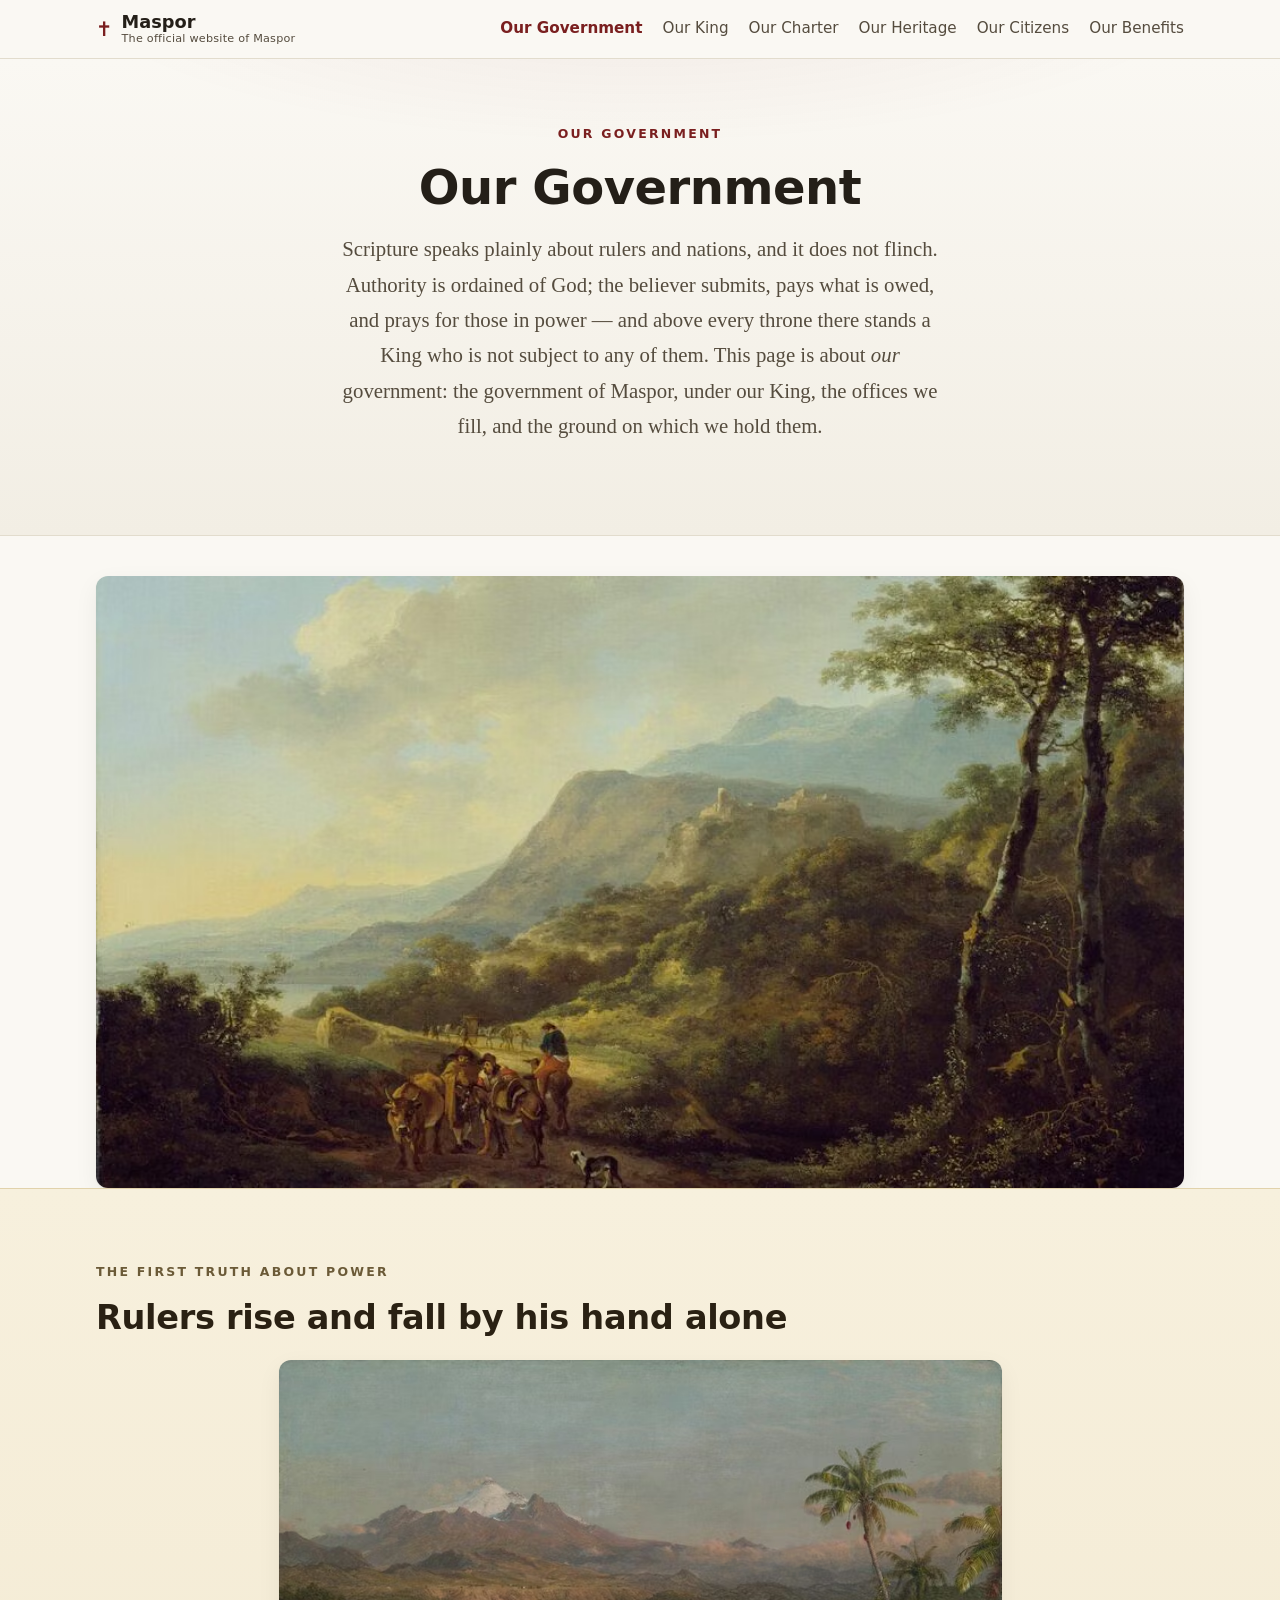
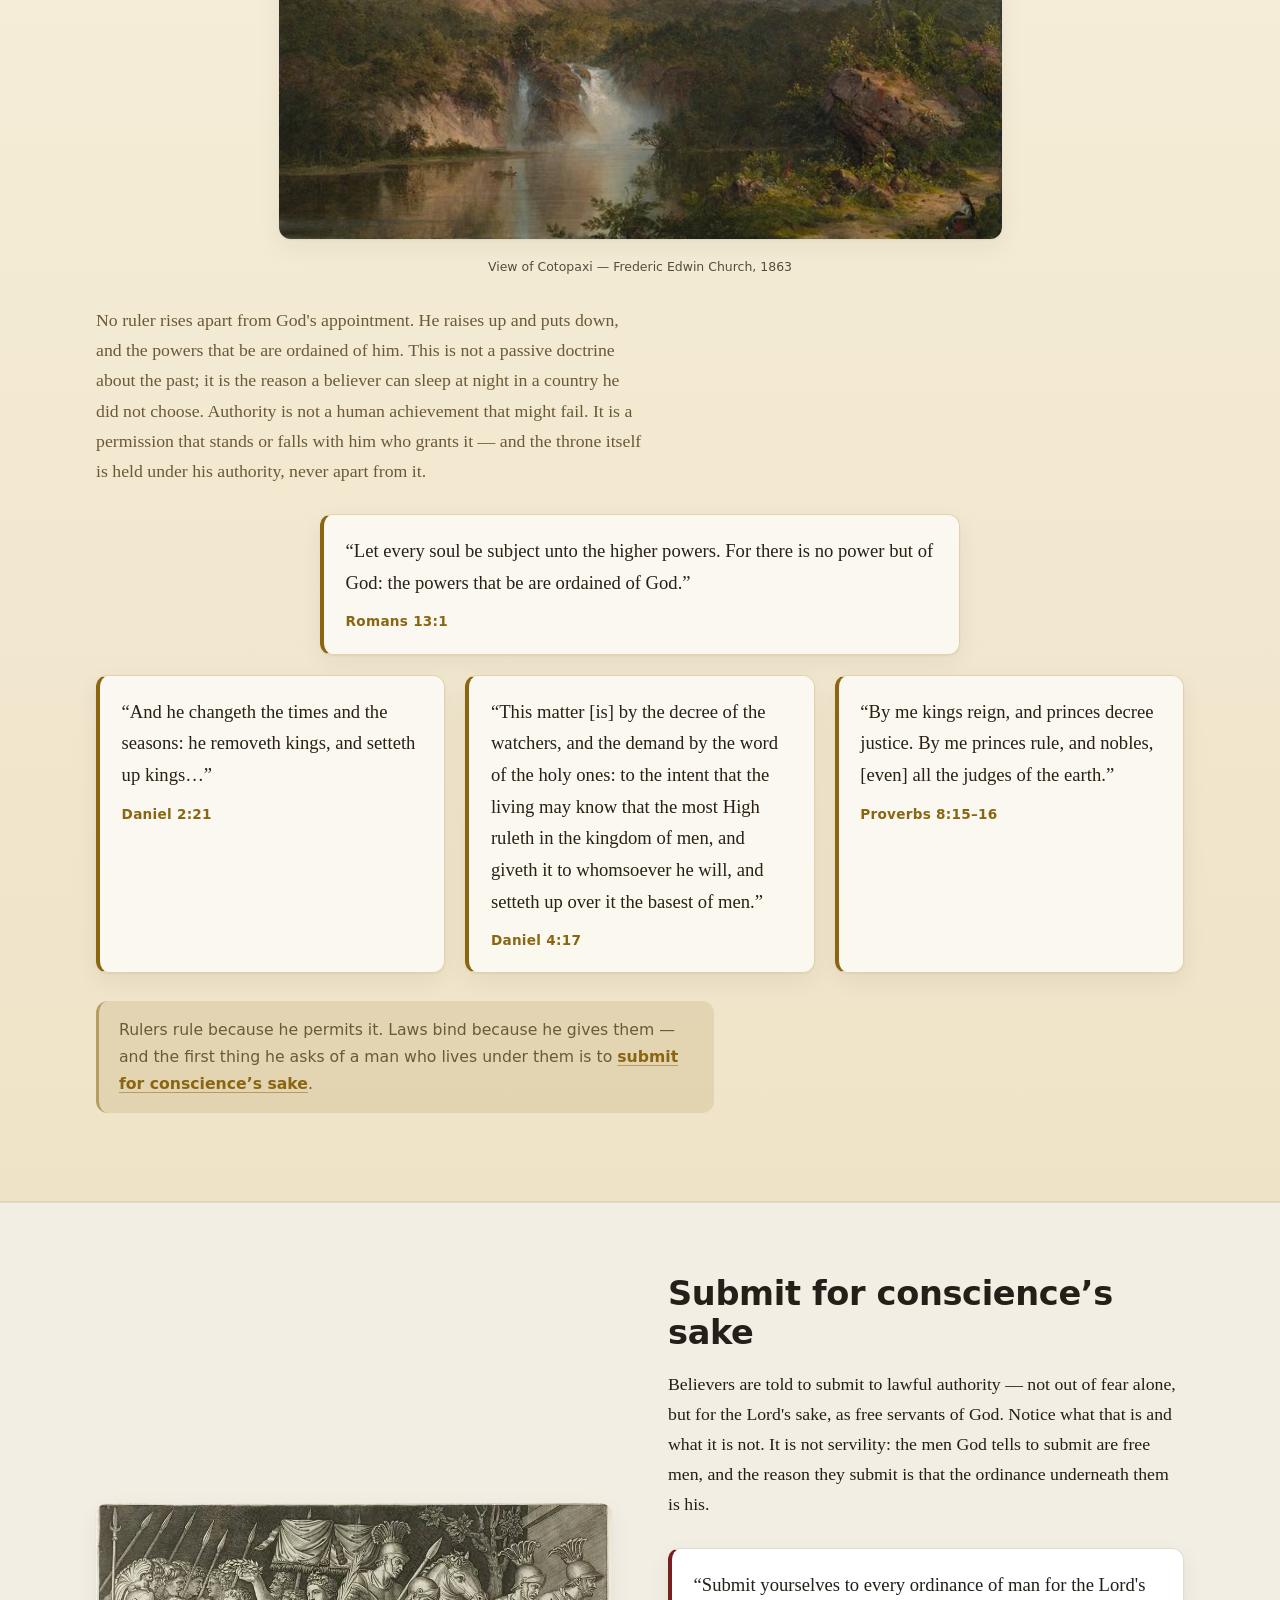
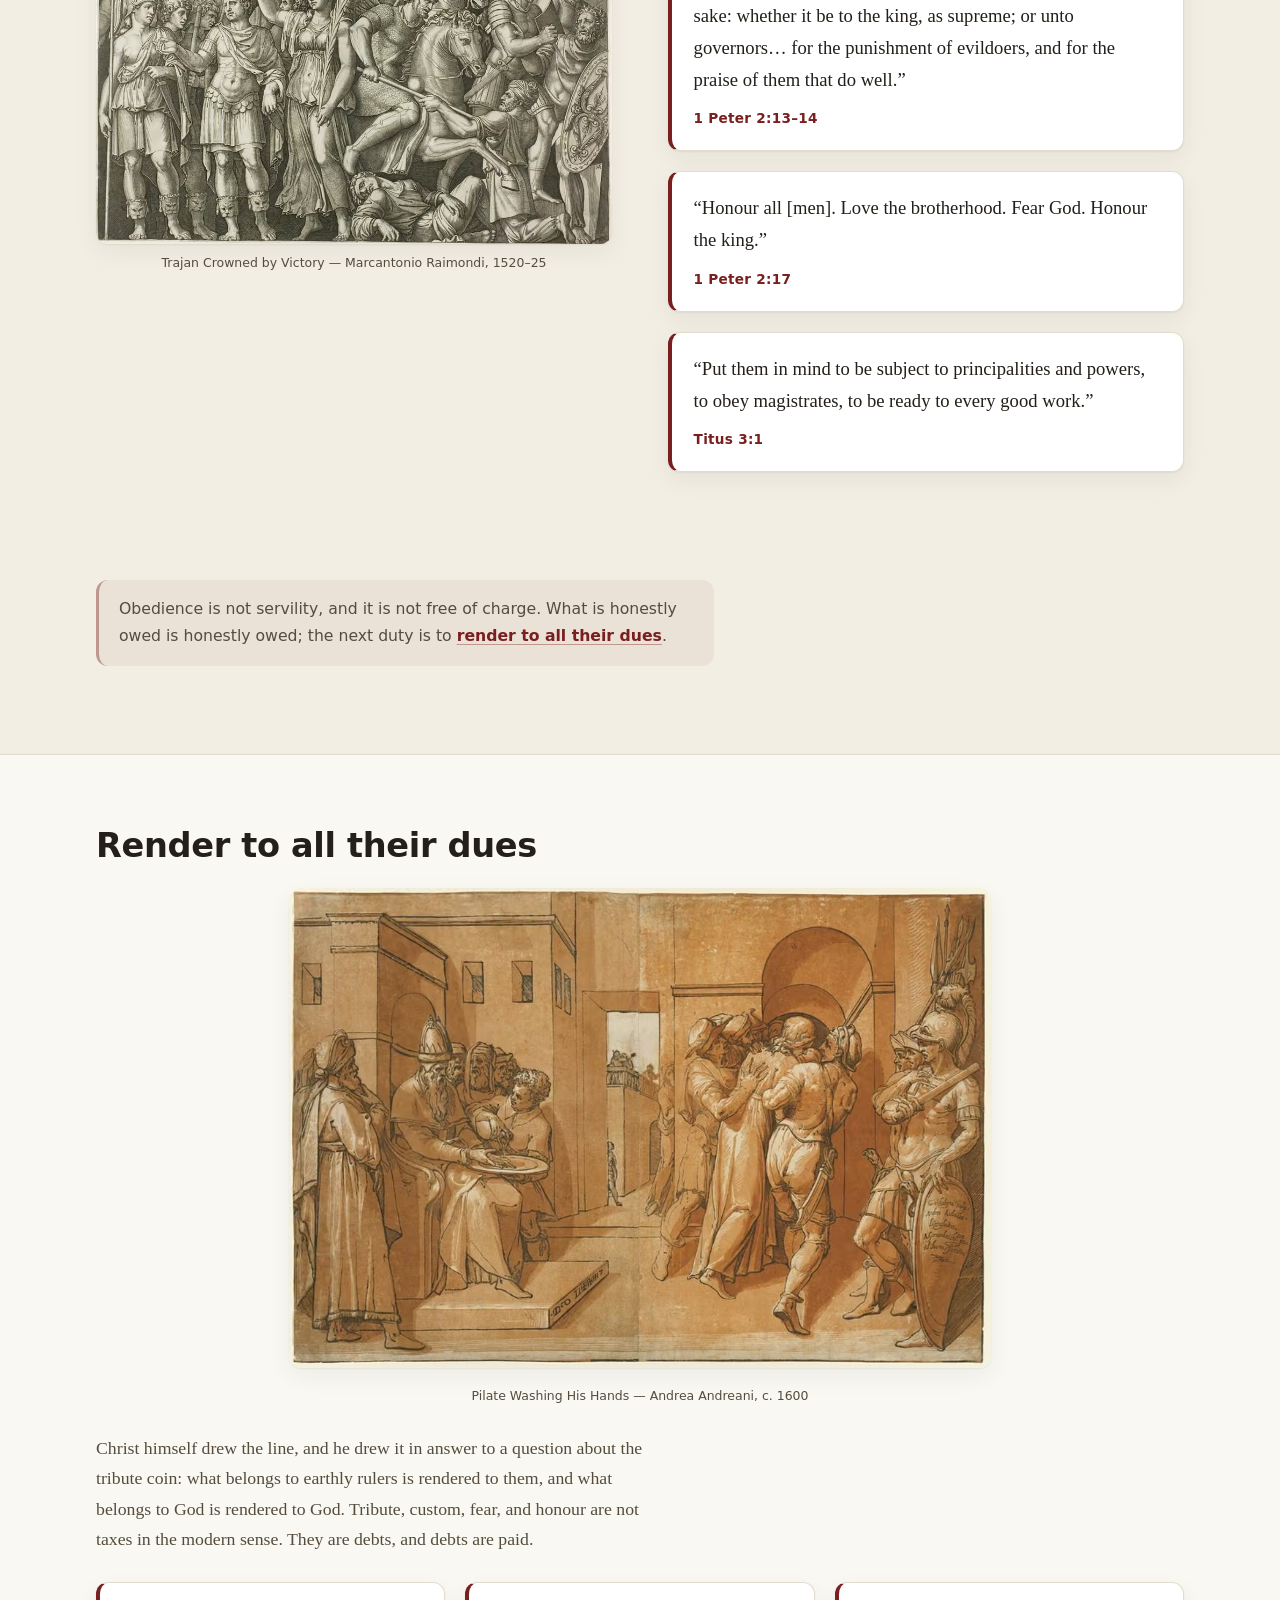
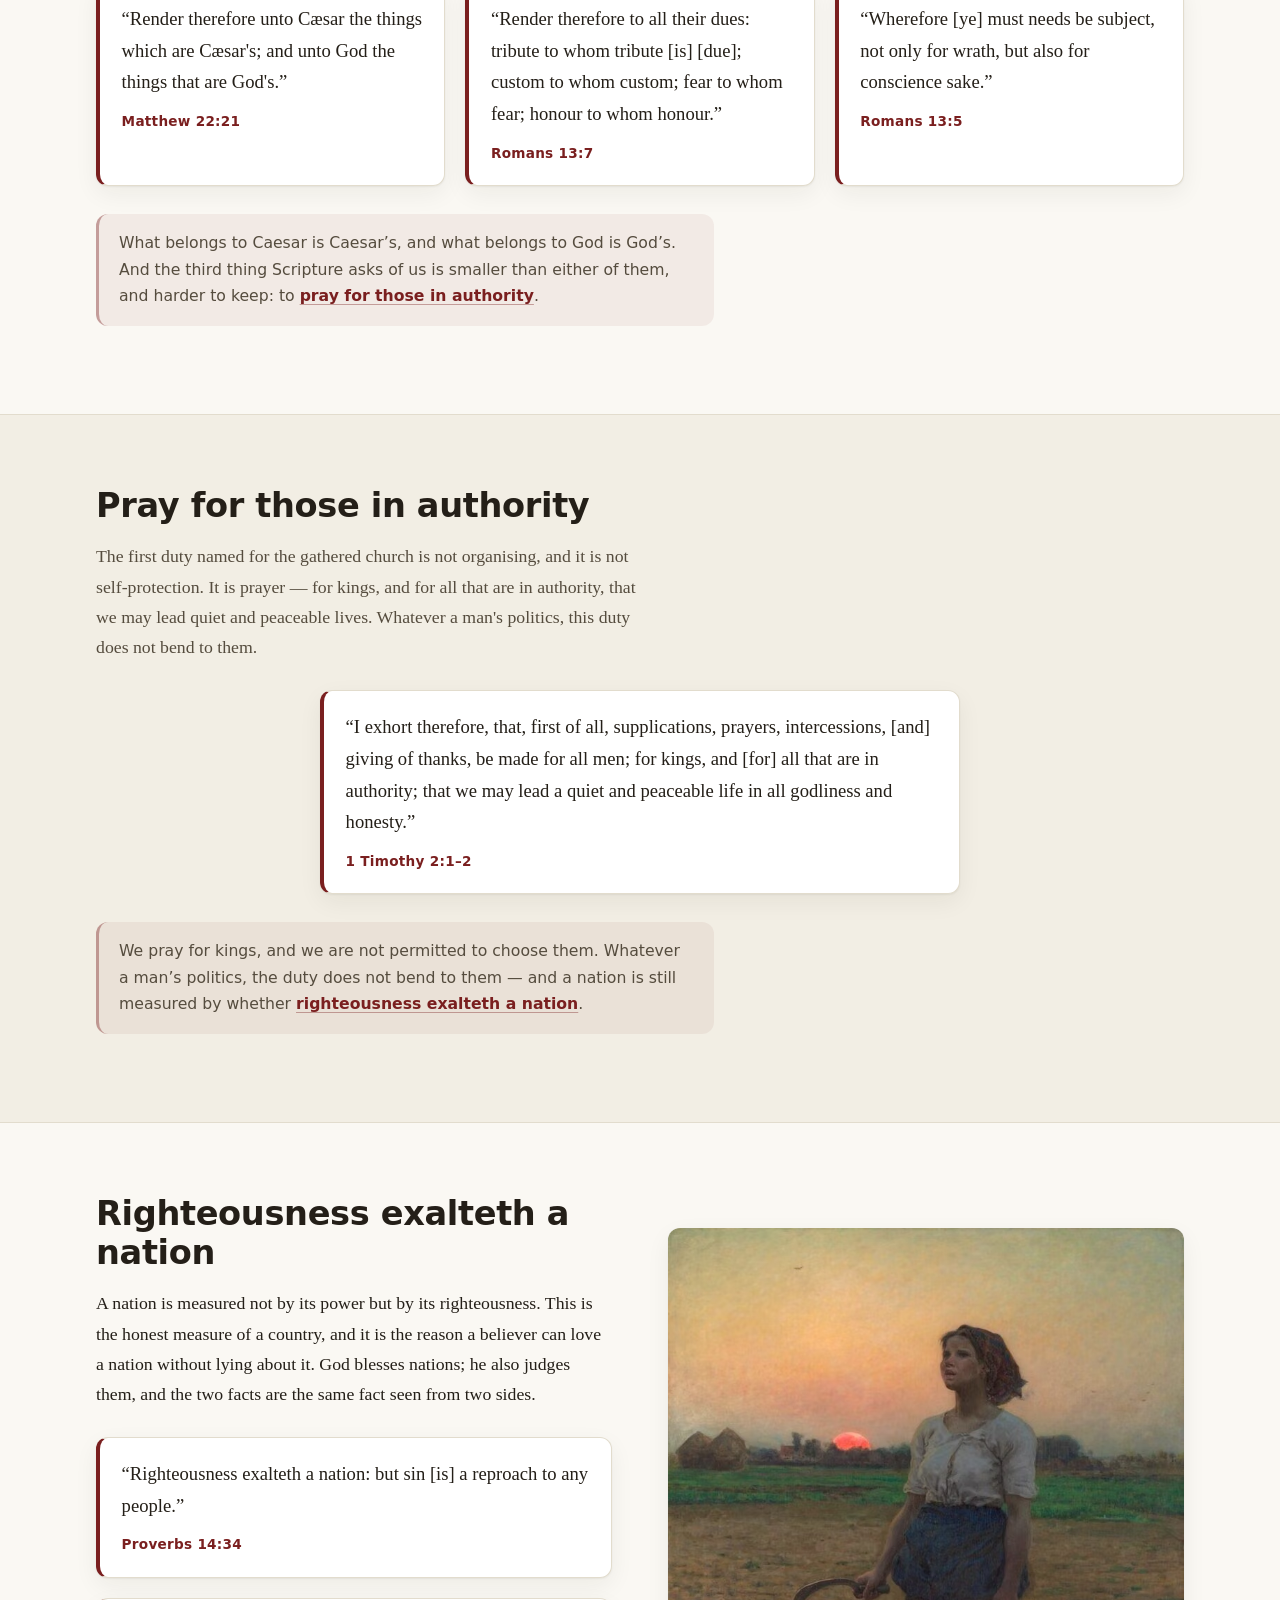
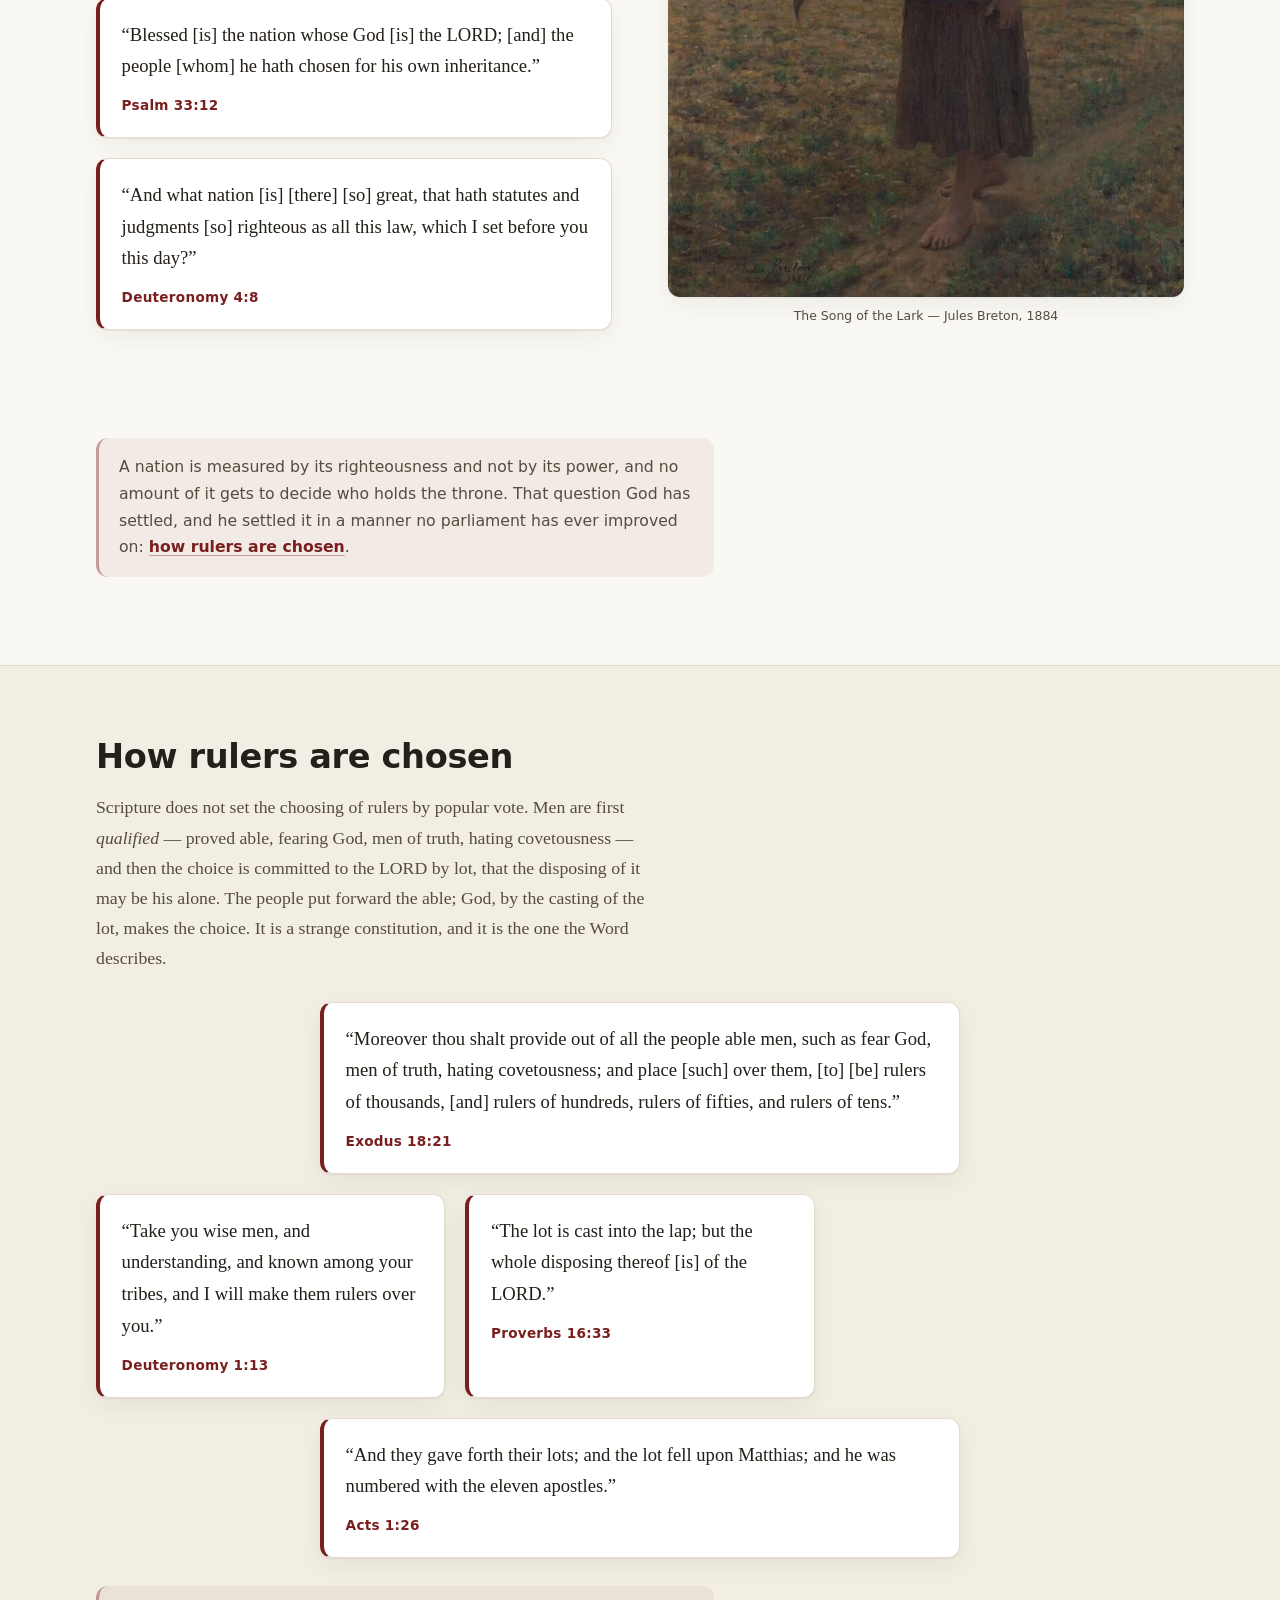
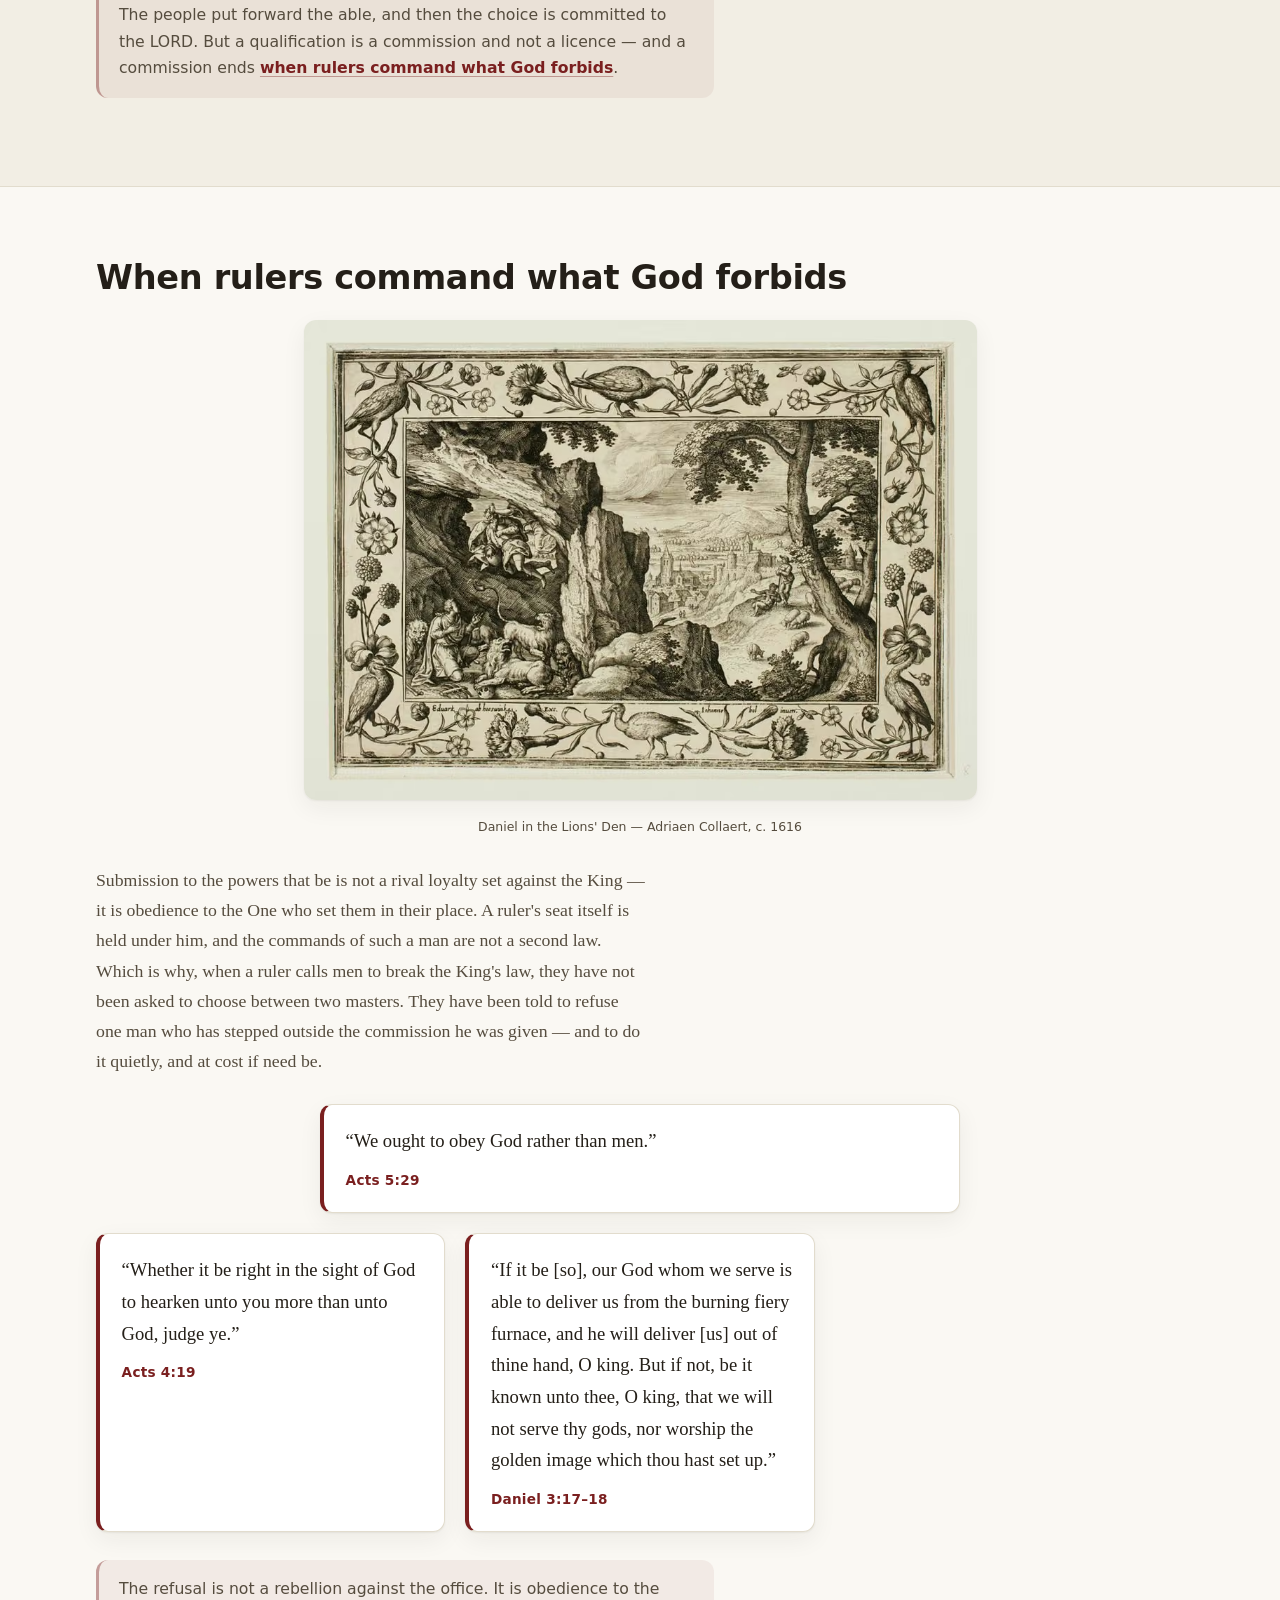
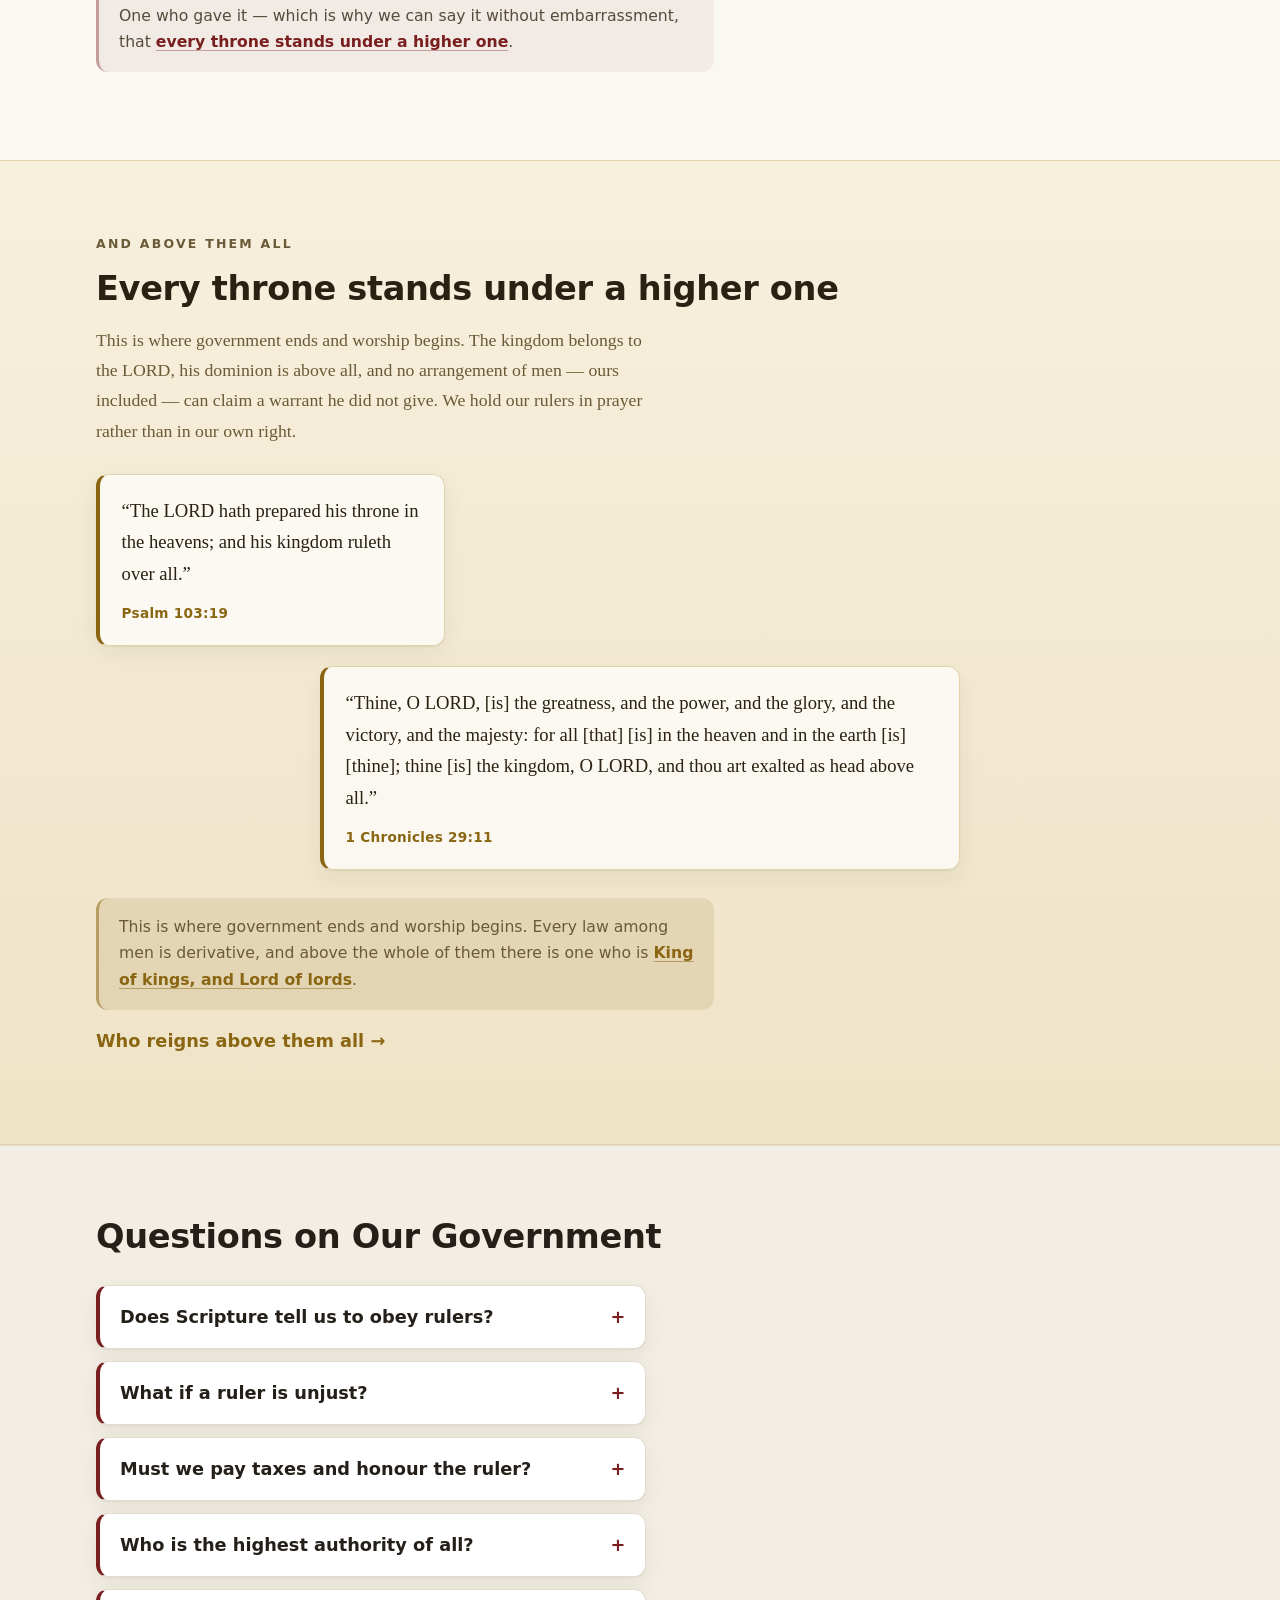
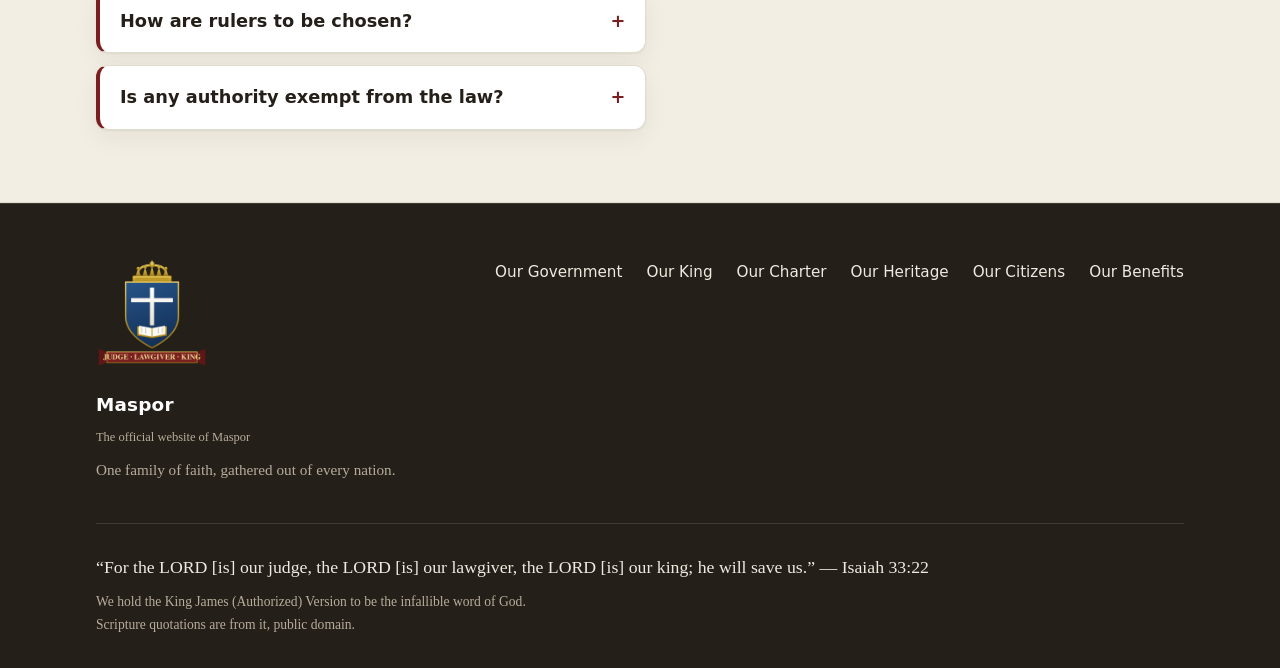
<file: index.html>
<!DOCTYPE html>
<html lang="en">
<head>
  <meta charset="utf-8">
  <meta name="viewport" content="width=device-width, initial-scale=1">
  <title>Our Government &mdash; Maspor</title>
  <meta name="description" content="Our Government: the government of Maspor under our King, and what Scripture says about government generally — God ordains rulers, we submit and pray for them, render to Caesar what is owed, and refuse any throne that calls men to break the King's law.">
  <link rel="icon" href="favicon.ico" sizes="any">
  <link rel="icon" type="image/png" href="favicon.png" sizes="192x192">
  <link rel="apple-touch-icon" href="apple-touch-icon.png">
  <link rel="stylesheet" href="css/style.css">
  <script src="js/theme.js" defer></script>
</head>
<body>
  <a class="skip-link" href="#main">Skip to content</a>

  <header class="site-header">
    <div class="wrap header-inner">
      <a class="brand" href="index.html">
        <span class="brand-mark" aria-hidden="true">&#10013;</span>
        <span class="brand-text">
          <span class="brand-name">Maspor</span>
          <span class="brand-tagline">The official website of Maspor</span>
        </span>
      </a>
      <nav class="site-nav" aria-label="Primary">
        <ul>
          <li><a href="index.html" class="active" aria-current="page">Our Government</a></li>
          <li><a href="king.html">Our King</a></li>
          <li><a href="charter.html">Our Charter</a></li>
          <li><a href="heritage.html">Our Heritage</a></li>
          <li><a href="citizenship.html">Our Citizens</a></li>
          <li><a href="benefits.html">Our Benefits</a></li>
        </ul>
      </nav>

    </div>
  </header>

  <main id="main">
    <section class="page-head">
      <div class="wrap">
        <p class="eyebrow">Our Government</p>
        <h1>Our Government</h1>
        <p class="lead">
          Scripture speaks plainly about rulers and nations, and it does not flinch. Authority is
          ordained of God; the believer submits, pays what is owed, and prays for those in power
          &mdash; and above every throne there stands a King who is not subject to any of them.
          This page is about <em>our</em> government: the government of Maspor, under our King, the
          offices we fill, and the ground on which we hold them.
        </p>
      </div>
    </section>

    <section class="banner">
      <div class="wrap">
        <picture>
          <source type="image/avif" srcset="images/italian-landscape-with-travelers-480.avif 480w, images/italian-landscape-with-travelers-960.avif 960w" sizes="(min-width: 1152px) 1088px, 95vw">
          <source type="image/webp" srcset="images/italian-landscape-with-travelers-480.webp 480w, images/italian-landscape-with-travelers-960.webp 960w" sizes="(min-width: 1152px) 1088px, 95vw">
          <img class="banner-img" src="images/italian-landscape-with-travelers.jpg" width="1280" height="720"
            alt="A golden Italianate landscape of mountains and hills, with travellers on a road in the foreground." loading="eager" fetchpriority="high" decoding="async">
        </picture>
      </div>
    </section>

    <section class="section royal" id="ordained">
      <div class="wrap">
        <p class="eyebrow">The first truth about power</p>
        <h2>Rulers rise and fall by his hand alone</h2>
        <figure class="section-art">
          <picture>
            <source type="image/avif" srcset="images/volcano-and-valley-480.avif 480w, images/volcano-and-valley-960.avif 960w" sizes="(min-width: 1152px) 723px, 95vw">
            <source type="image/webp" srcset="images/volcano-and-valley-480.webp 480w, images/volcano-and-valley-960.webp 960w" sizes="(min-width: 1152px) 723px, 95vw">
            <img src="images/volcano-and-valley.jpg" width="1000" height="664"
              alt="A vast volcanic peak rising above a green valley, its flanks catching the last of the light." loading="lazy" decoding="async">
          </picture>
          <figcaption>View of Cotopaxi &mdash; Frederic Edwin Church, 1863</figcaption>
        </figure>
        <p>
          No ruler rises apart from God's appointment. He raises up and puts down, and the powers
          that be are ordained of him. This is not a passive doctrine about the past; it is the
          reason a believer can sleep at night in a country he did not choose. Authority is not a
          human achievement that might fail. It is a permission that stands or falls with him who
          grants it &mdash; and the throne itself is held under his authority, never apart from it.
        </p>
        <div class="verses">
          <blockquote class="verse-wide">
            <p>&ldquo;Let every soul be subject unto the higher powers. For there is no power but of God: the powers that be are ordained of God.&rdquo;</p>
            <cite>Romans 13:1</cite>
          </blockquote>
          <blockquote>
            <p>&ldquo;And he changeth the times and the seasons: he removeth kings, and setteth up kings&hellip;&rdquo;</p>
            <cite>Daniel 2:21</cite>
          </blockquote>
          <blockquote>
            <p>&ldquo;This matter [is] by the decree of the watchers, and the demand by the word of the holy ones: to the intent that the living may know that the most High ruleth in the kingdom of men, and giveth it to whomsoever he will, and setteth up over it the basest of men.&rdquo;</p>
            <cite>Daniel 4:17</cite>
          </blockquote>
          <blockquote>
            <p>&ldquo;By me kings reign, and princes decree justice. By me princes rule, and nobles, [even] all the judges of the earth.&rdquo;</p>
            <cite>Proverbs 8:15&ndash;16</cite>
          </blockquote>
        </div>
        <p class="note">
          Rulers rule because he permits it. Laws bind because he gives them &mdash; and the
          first thing he asks of a man who lives under them is to
          <span class="carry">submit for conscience&rsquo;s sake</span>.
        </p>
      </div>
    </section>

    <section class="section section-alt" id="submit">
      <div class="wrap feature">
        <figure class="feature-art">
          <picture>
            <source type="image/avif" srcset="images/trajan-crowned-by-victory-480.avif 480w, images/trajan-crowned-by-victory-960.avif 960w" sizes="(min-width: 1152px) 516px, 95vw">
            <source type="image/webp" srcset="images/trajan-crowned-by-victory-480.webp 480w, images/trajan-crowned-by-victory-960.webp 960w" sizes="(min-width: 1152px) 516px, 95vw">
            <img src="images/trajan-crowned-by-victory.jpg" width="1000" height="661"
              alt="A Roman emperor in armour stands among his soldiers as a winged figure holds a laurel wreath above his head." loading="lazy" decoding="async">
          </picture>
          <figcaption>Trajan Crowned by Victory &mdash; Marcantonio Raimondi, 1520&ndash;25</figcaption>
        </figure>
        <div class="feature-copy">
          <h2>Submit for conscience&rsquo;s sake</h2>
          <p>
            Believers are told to submit to lawful authority &mdash; not out of fear alone, but for
            the Lord's sake, as free servants of God. Notice what that is and what it is not. It is
            not servility: the men God tells to submit are free men, and the reason they submit is
            that the ordinance underneath them is his.
          </p>
          <div class="verses verses-stack">
            <blockquote>
              <p>&ldquo;Submit yourselves to every ordinance of man for the Lord's sake: whether it be to the king, as supreme; or unto governors&hellip; for the punishment of evildoers, and for the praise of them that do well.&rdquo;</p>
              <cite>1 Peter 2:13&ndash;14</cite>
            </blockquote>
            <blockquote>
              <p>&ldquo;Honour all [men]. Love the brotherhood. Fear God. Honour the king.&rdquo;</p>
              <cite>1 Peter 2:17</cite>
            </blockquote>
            <blockquote>
              <p>&ldquo;Put them in mind to be subject to principalities and powers, to obey magistrates, to be ready to every good work.&rdquo;</p>
              <cite>Titus 3:1</cite>
            </blockquote>
          </div>
        </div>
        <p class="note">
          Obedience is not servility, and it is not free of charge. What is honestly owed is
          honestly owed; the next duty is to
          <span class="carry">render to all their dues</span>.
        </p>
      </div>
    </section>

    <section class="section" id="dues">
      <div class="wrap">
        <h2>Render to all their dues</h2>
        <figure class="section-art">
          <picture>
            <source type="image/avif" srcset="images/pilate-washing-his-hands-480.avif 480w, images/pilate-washing-his-hands-960.avif 960w" sizes="(min-width: 1152px) 702px, 95vw">
            <source type="image/webp" srcset="images/pilate-washing-his-hands-480.webp 480w, images/pilate-washing-his-hands-960.webp 960w" sizes="(min-width: 1152px) 702px, 95vw">
            <img src="images/pilate-washing-his-hands.jpg" width="1000" height="684"
              alt="Pilate washes his hands before the crowd as a soldier leads Jesus away." loading="lazy" decoding="async">
          </picture>
          <figcaption>Pilate Washing His Hands &mdash; Andrea Andreani, c. 1600</figcaption>
        </figure>
        <p>
          Christ himself drew the line, and he drew it in answer to a question about the tribute
          coin: what belongs to earthly rulers is rendered to them, and what belongs to God is
          rendered to God. Tribute, custom, fear, and honour are not taxes in the modern sense.
          They are debts, and debts are paid.
        </p>
        <div class="verses">
          <blockquote>
            <p>&ldquo;Render therefore unto C&aelig;sar the things which are C&aelig;sar's; and unto God the things that are God's.&rdquo;</p>
            <cite>Matthew 22:21</cite>
          </blockquote>
          <blockquote>
            <p>&ldquo;Render therefore to all their dues: tribute to whom tribute [is] [due]; custom to whom custom; fear to whom fear; honour to whom honour.&rdquo;</p>
            <cite>Romans 13:7</cite>
          </blockquote>
          <blockquote>
            <p>&ldquo;Wherefore [ye] must needs be subject, not only for wrath, but also for conscience sake.&rdquo;</p>
            <cite>Romans 13:5</cite>
          </blockquote>
        </div>
        <p class="note">
          What belongs to Caesar is Caesar&rsquo;s, and what belongs to God is God&rsquo;s. And the
          third thing Scripture asks of us is smaller than either of them, and harder to keep:
          to <span class="carry">pray for those in authority</span>.
        </p>
      </div>
    </section>

    <section class="section section-alt" id="pray">
      <div class="wrap">
        <h2>Pray for those in authority</h2>
        <p>
          The first duty named for the gathered church is not organising, and it is not
          self-protection. It is prayer &mdash; for kings, and for all that are in authority, that we
          may lead quiet and peaceable lives. Whatever a man's politics, this duty does not bend to
          them.
        </p>
        <div class="verses">
          <blockquote class="verse-wide">
            <p>&ldquo;I exhort therefore, that, first of all, supplications, prayers, intercessions, [and] giving of thanks, be made for all men; for kings, and [for] all that are in authority; that we may lead a quiet and peaceable life in all godliness and honesty.&rdquo;</p>
            <cite>1 Timothy 2:1&ndash;2</cite>
          </blockquote>
        </div>
        <p class="note">
          We pray for kings, and we are not permitted to choose them. Whatever a man&rsquo;s
          politics, the duty does not bend to them &mdash; and a nation is still measured by
          whether <span class="carry">righteousness exalteth a nation</span>.
        </p>
      </div>
    </section>

    <section class="section" id="nation">
      <div class="wrap feature">
        <div class="feature-copy">
          <h2>Righteousness exalteth a nation</h2>
          <p>
            A nation is measured not by its power but by its righteousness. This is the honest
            measure of a country, and it is the reason a believer can love a nation without lying
            about it. God blesses nations; he also judges them, and the two facts are the same fact
            seen from two sides.
          </p>
          <div class="verses">
            <blockquote>
              <p>&ldquo;Righteousness exalteth a nation: but sin [is] a reproach to any people.&rdquo;</p>
              <cite>Proverbs 14:34</cite>
            </blockquote>
            <blockquote>
              <p>&ldquo;Blessed [is] the nation whose God [is] the LORD; [and] the people [whom] he hath chosen for his own inheritance.&rdquo;</p>
              <cite>Psalm 33:12</cite>
            </blockquote>
            <blockquote class="verse-wide">
              <p>&ldquo;And what nation [is] [there] [so] great, that hath statutes and judgments [so] righteous as all this law, which I set before you this day?&rdquo;</p>
              <cite>Deuteronomy 4:8</cite>
            </blockquote>
          </div>
        </div>
        <figure class="feature-art">
          <picture>
            <source type="image/avif" srcset="images/the-song-of-the-lark-480.avif 480w, images/the-song-of-the-lark-960.avif 960w" sizes="(min-width: 1152px) 516px, 95vw">
            <source type="image/webp" srcset="images/the-song-of-the-lark-480.webp 480w, images/the-song-of-the-lark-960.webp 960w" sizes="(min-width: 1152px) 516px, 95vw">
            <img src="images/the-song-of-the-lark.jpg" width="771" height="1000"
              alt="A peasant woman stands in a field at sunrise, a sickle in her hand, her face turned to the dawn." loading="lazy" decoding="async">
          </picture>
          <figcaption>The Song of the Lark &mdash; Jules Breton, 1884</figcaption>
        </figure>
        <p class="note">
          A nation is measured by its righteousness and not by its power, and no amount of it
          gets to decide who holds the throne. That question God has settled, and he settled
          it in a manner no parliament has ever improved on:
          <span class="carry">how rulers are chosen</span>.
        </p>
      </div>
    </section>

    <section class="section section-alt" id="chosen">
      <div class="wrap">
        <h2>How rulers are chosen</h2>
        <p>
          Scripture does not set the choosing of rulers by popular vote. Men are first
          <em>qualified</em> &mdash; proved able, fearing God, men of truth, hating covetousness
          &mdash; and then the choice is committed to the LORD by lot, that the disposing of it may be
          his alone. The people put forward the able; God, by the casting of the lot, makes the
          choice. It is a strange constitution, and it is the one the Word describes.
        </p>
        <div class="verses">
          <blockquote class="verse-wide">
            <p>&ldquo;Moreover thou shalt provide out of all the people able men, such as fear God, men of truth, hating covetousness; and place [such] over them, [to] [be] rulers of thousands, [and] rulers of hundreds, rulers of fifties, and rulers of tens.&rdquo;</p>
            <cite>Exodus 18:21</cite>
          </blockquote>
          <blockquote>
            <p>&ldquo;Take you wise men, and understanding, and known among your tribes, and I will make them rulers over you.&rdquo;</p>
            <cite>Deuteronomy 1:13</cite>
          </blockquote>
          <blockquote>
            <p>&ldquo;The lot is cast into the lap; but the whole disposing thereof [is] of the LORD.&rdquo;</p>
            <cite>Proverbs 16:33</cite>
          </blockquote>
          <blockquote class="verse-wide">
            <p>&ldquo;And they gave forth their lots; and the lot fell upon Matthias; and he was numbered with the eleven apostles.&rdquo;</p>
            <cite>Acts 1:26</cite>
          </blockquote>
        </div>
        <p class="note">
          The people put forward the able, and then the choice is committed to the LORD. But a
          qualification is a commission and not a licence &mdash; and a commission ends
          <span class="carry">when rulers command what God forbids</span>.
        </p>
      </div>
    </section>

    <section class="section" id="refuse">
      <div class="wrap">
        <h2>When rulers command what God forbids</h2>
        <figure class="section-art">
          <picture>
            <source type="image/avif" srcset="images/daniel-in-the-lions-den-480.avif 480w, images/daniel-in-the-lions-den-960.avif 960w" sizes="(min-width: 1152px) 673px, 95vw">
            <source type="image/webp" srcset="images/daniel-in-the-lions-den-480.webp 480w, images/daniel-in-the-lions-den-960.webp 960w" sizes="(min-width: 1152px) 673px, 95vw">
            <img src="images/daniel-in-the-lions-den.jpg" width="1000" height="713"
              alt="Daniel stands unharmed between two lions in a rocky den, an angel above him." loading="lazy" decoding="async">
          </picture>
          <figcaption>Daniel in the Lions' Den &mdash; Adriaen Collaert, c. 1616</figcaption>
        </figure>
        <p>
          Submission to the powers that be is not a rival loyalty set against the King &mdash; it is
          obedience to the One who set them in their place. A ruler's seat itself is held under him,
          and the commands of such a man are not a second law. Which is why, when a ruler calls men
          to break the King's law, they have not been asked to choose between two masters. They have
          been told to refuse one man who has stepped outside the commission he was given &mdash;
          and to do it quietly, and at cost if need be.
        </p>
        <div class="verses">
          <blockquote class="verse-wide">
            <p>&ldquo;We ought to obey God rather than men.&rdquo;</p>
            <cite>Acts 5:29</cite>
          </blockquote>
          <blockquote>
            <p>&ldquo;Whether it be right in the sight of God to hearken unto you more than unto God, judge ye.&rdquo;</p>
            <cite>Acts 4:19</cite>
          </blockquote>
          <blockquote>
            <p>&ldquo;If it be [so], our God whom we serve is able to deliver us from the burning fiery furnace, and he will deliver [us] out of thine hand, O king. But if not, be it known unto thee, O king, that we will not serve thy gods, nor worship the golden image which thou hast set up.&rdquo;</p>
            <cite>Daniel 3:17&ndash;18</cite>
          </blockquote>
        </div>
        <p class="note">
          The refusal is not a rebellion against the office. It is obedience to the One who gave
          it &mdash; which is why we can say it without embarrassment, that
          <span class="carry">every throne stands under a higher one</span>.
        </p>
      </div>
    </section>

    <section class="section royal" id="above">
      <div class="wrap">
        <p class="eyebrow">And above them all</p>
        <h2>Every throne stands under a higher one</h2>
        <p>
          This is where government ends and worship begins. The kingdom belongs to the LORD, his
          dominion is above all, and no arrangement of men &mdash; ours included &mdash; can claim a
          warrant he did not give. We hold our rulers in prayer rather than in our own right.
        </p>
        <div class="verses">
          <blockquote>
            <p>&ldquo;The LORD hath prepared his throne in the heavens; and his kingdom ruleth over all.&rdquo;</p>
            <cite>Psalm 103:19</cite>
          </blockquote>
          <blockquote class="verse-wide">
            <p>&ldquo;Thine, O LORD, [is] the greatness, and the power, and the glory, and the victory, and the majesty: for all [that] [is] in the heaven and in the earth [is] [thine]; thine [is] the kingdom, O LORD, and thou art exalted as head above all.&rdquo;</p>
            <cite>1 Chronicles 29:11</cite>
          </blockquote>
        </div>
        <p class="note">
          This is where government ends and worship begins. Every law among men is derivative,
          and above the whole of them there is one who is
          <span class="carry">King of kings, and Lord of lords</span>.
        </p>
        <p><a class="link-more" href="king.html">Who reigns above them all &rarr;</a></p>
      </div>
    </section>

    <section class="section section-alt faq">
      <div class="wrap">
        <h2>Questions on Our Government</h2>
        <div class="faq-list">
          <details class="faq-item">
            <summary>Does Scripture tell us to obey rulers?</summary>
            <div class="faq-answer">
              <p>
                Yes, and it is the first instruction it gives about government. But it is obedience
                with a boundary drawn in it, and the boundary is not an opinion we added &mdash; it
                is the throne above the throne. Obedience runs until a ruler commands what the King
                forbids, and at that line the Scripture answers plainly.
              </p>
            </div>
          </details>
          <details class="faq-item">
            <summary>What if a ruler is unjust?</summary>
            <div class="faq-answer">
              <p>
                Then his power was never his own to keep &mdash; it is lent, and lent by the only
                Lawgiver, and he still removes kings and sets up kings (Daniel 2:21). An unjust
                ruler is not a second authority standing over us. He is one man exceeding his
                commission. Nothing in the Bible promises you a country you will enjoy; it promises
                you a King who outranks the country.
              </p>
            </div>
          </details>
          <details class="faq-item">
            <summary>Must we pay taxes and honour the ruler?</summary>
            <div class="faq-answer">
              <p>
                Yes &mdash; tribute, custom, fear, and honour, to those to whom they are due. What is
                owed is not the same for every man; it depends on residency or domicile. How and
                where we make those payments is a practical matter, and it is handled on
                <a href="benefits.html#contact">Our Benefits</a>.
              </p>
            </div>
          </details>
          <details class="faq-item">
            <summary>Who is the highest authority of all?</summary>
            <div class="faq-answer">
              <p>
                The LORD, and he is the only Lawgiver. We have set out why at length on
                <a href="charter.html">Our Charter</a>, because it is a question of what we believe
                rather than of how we are governed. Briefly: there is no second source of authority,
                and no rival lawgiver. Every law among men is derivative.
              </p>
            </div>
          </details>
          <details class="faq-item">
            <summary>How are rulers to be chosen?</summary>
            <div class="faq-answer">
              <p>
                Not by popular vote. A ruler must first be qualified &mdash; able, fearing God, a man
                of truth, hating covetousness (Exodus 18:21) &mdash; and then the choice is given to
                the LORD by lot, for the whole disposing thereof is of the LORD (Proverbs 16:33).
                Which is not to say elections are forbidden; it is to say an election that produces
                an unqualified man is not the constitution the Word describes.
              </p>
            </div>
          </details>
          <details class="faq-item">
            <summary>Is any authority exempt from the law?</summary>
            <div class="faq-answer">
              <p>
                No. A ruler's office is given, not assumed, and it is bounded by the King's word just
                as ours is. That is not a democratic idea we have borrowed; it is the reason the
                question can be asked of a king at all. We obey the powers that be for the Lord's
                sake &mdash; but no office, however high, becomes a second lawgiver.
              </p>
            </div>
          </details>
        </div>
      </div>
    </section>
  </main>

  <footer class="site-footer">
    <div class="wrap footer-inner">
      <div class="footer-top">
        <div class="footer-brand">
          <img class="footer-seal" src="images/maspor-seal.png" alt="The arms of Maspor: a cross argent upon an open book, azure, beneath an open crown." width="256" height="256" loading="lazy" decoding="async">
          <p class="footer-title">Maspor</p>
          <p class="footer-official">The official website of Maspor</p>
          <p class="footer-tag">One family of faith, gathered out of every nation.</p>
        </div>
        <nav class="footer-nav" aria-label="Footer">
          <a href="index.html">Our Government</a>
          <a href="king.html">Our King</a>
          <a href="charter.html">Our Charter</a>
          <a href="heritage.html">Our Heritage</a>
          <a href="citizenship.html">Our Citizens</a>
          <a href="benefits.html">Our Benefits</a>
        </nav>
      </div>
      <div class="footer-bottom">
        <p class="footer-verse">&ldquo;For the LORD [is] our judge, the LORD [is] our lawgiver, the LORD [is] our king; he will save us.&rdquo; &mdash; Isaiah 33:22</p>
        <p class="footer-credit">We hold the King James (Authorized) Version to be the infallible word of God. Scripture quotations are from it, public domain.</p>
      </div>
    </div>
  </footer>
</body>
</html>
</file>
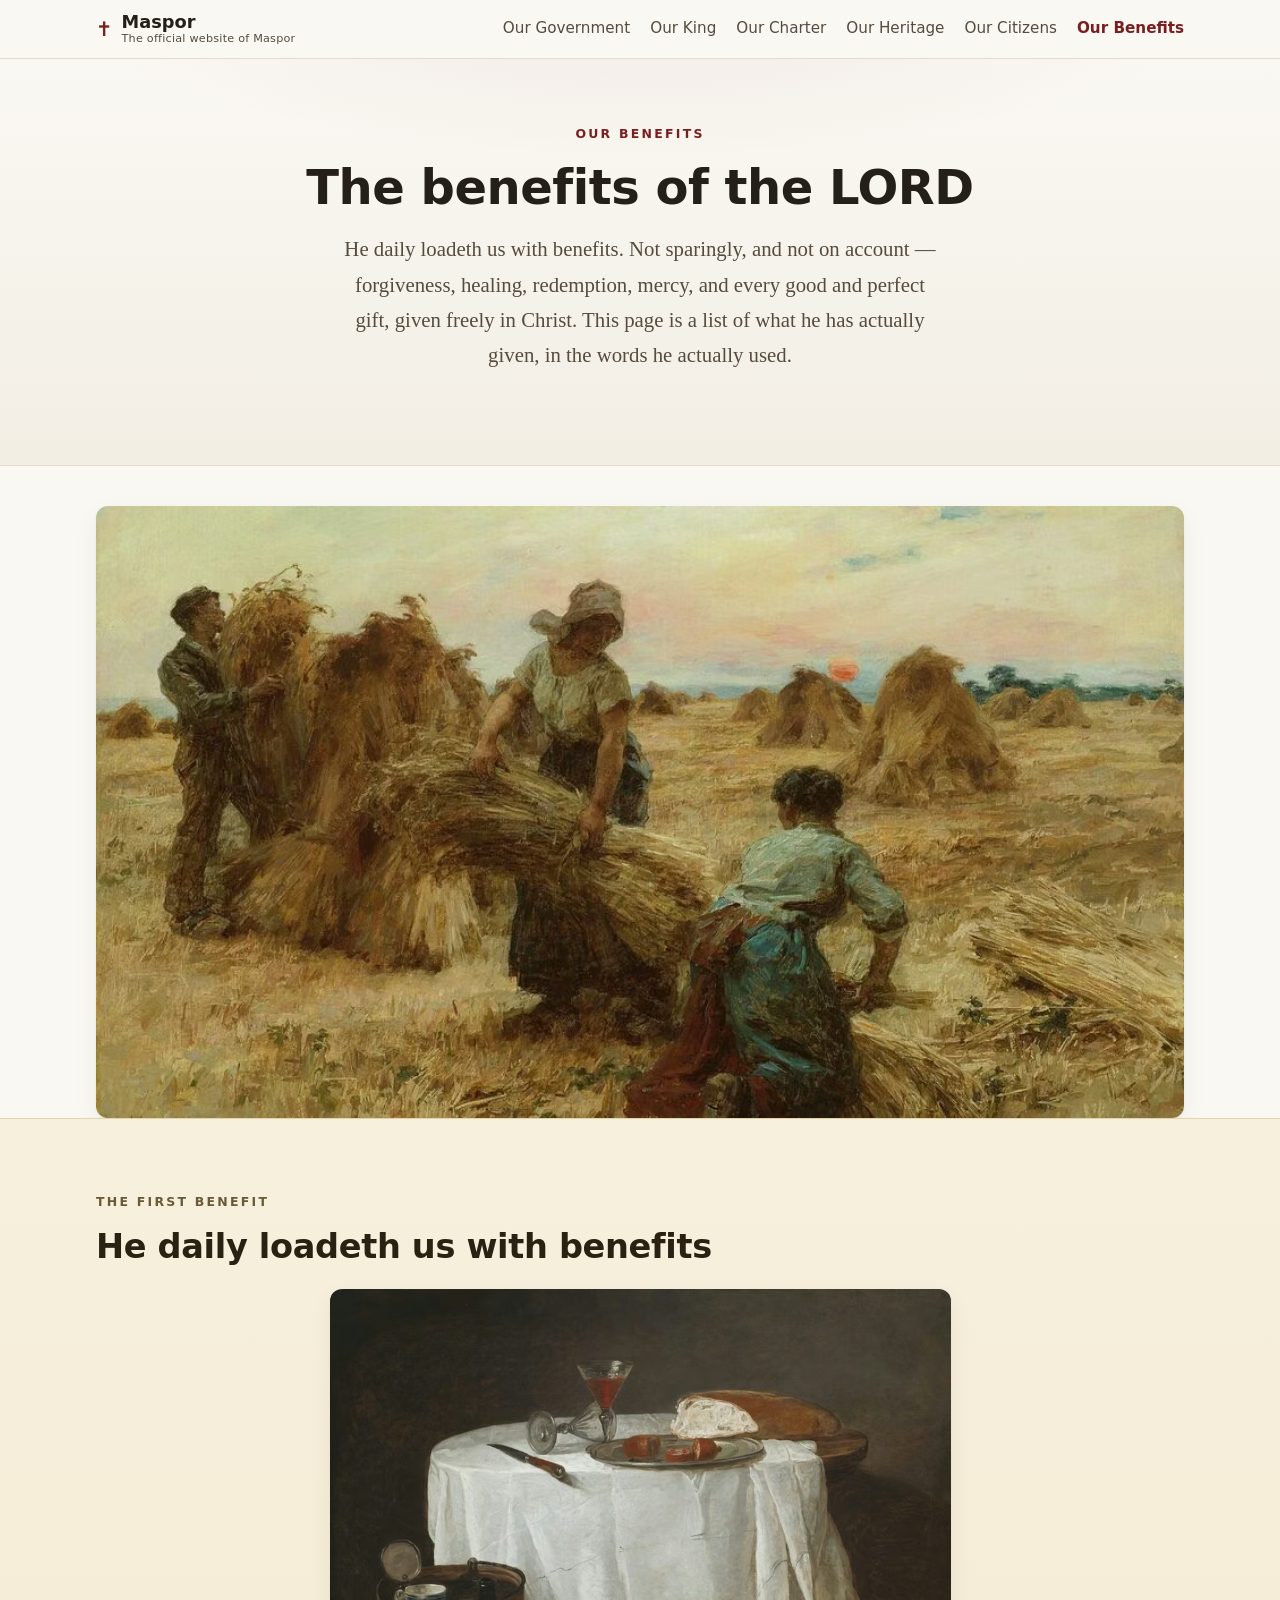
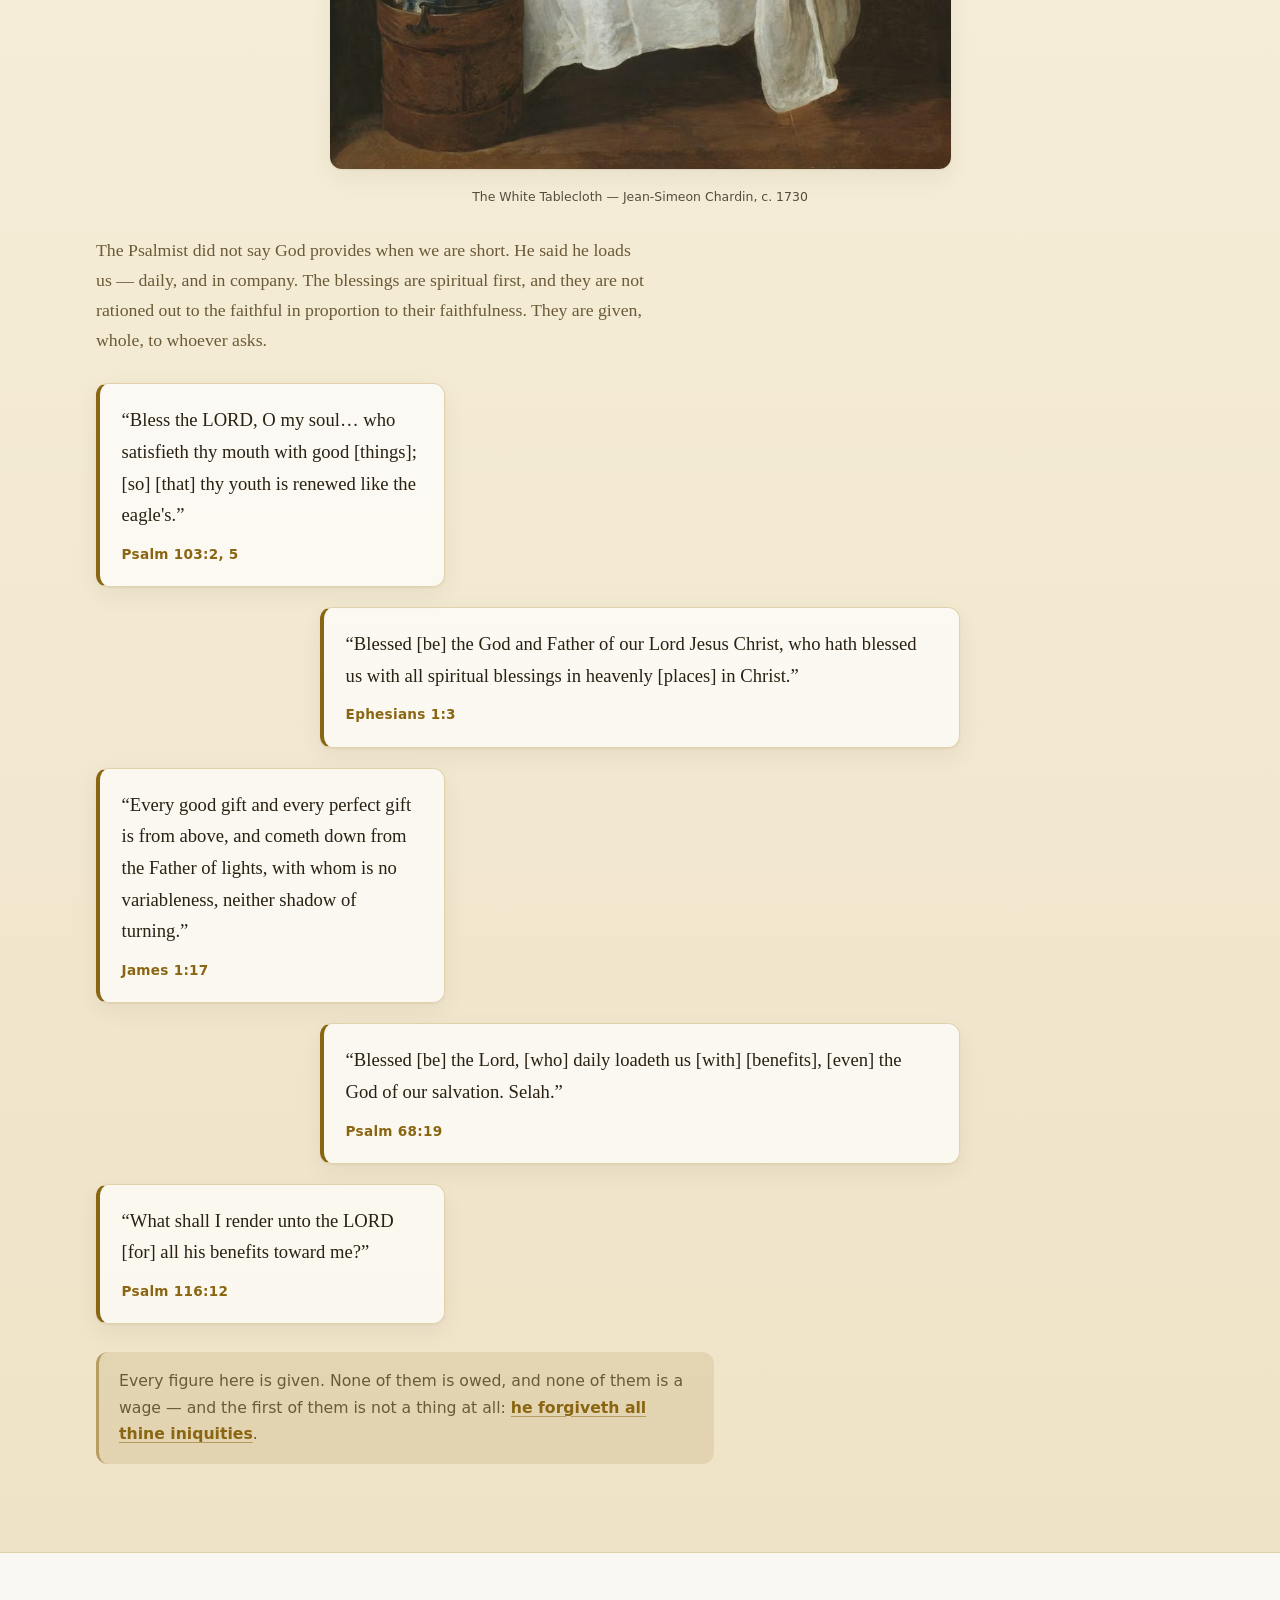
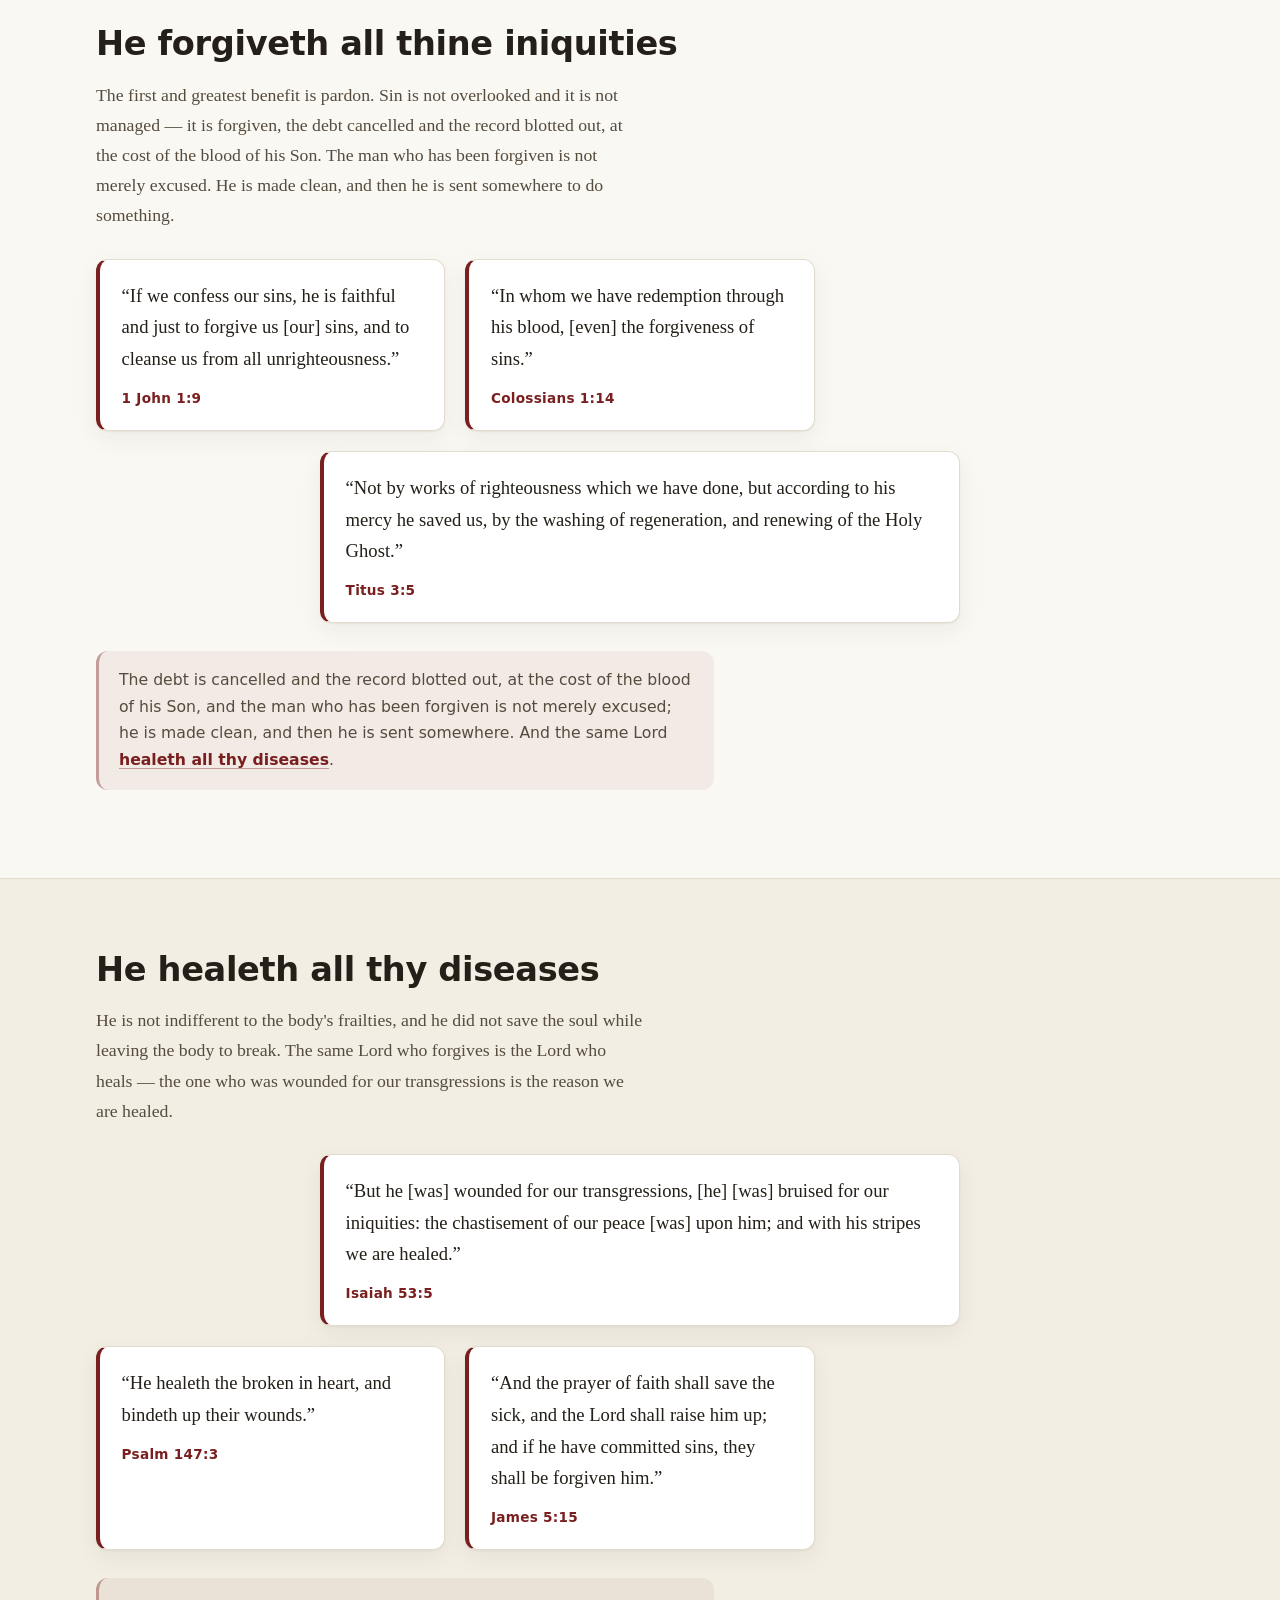
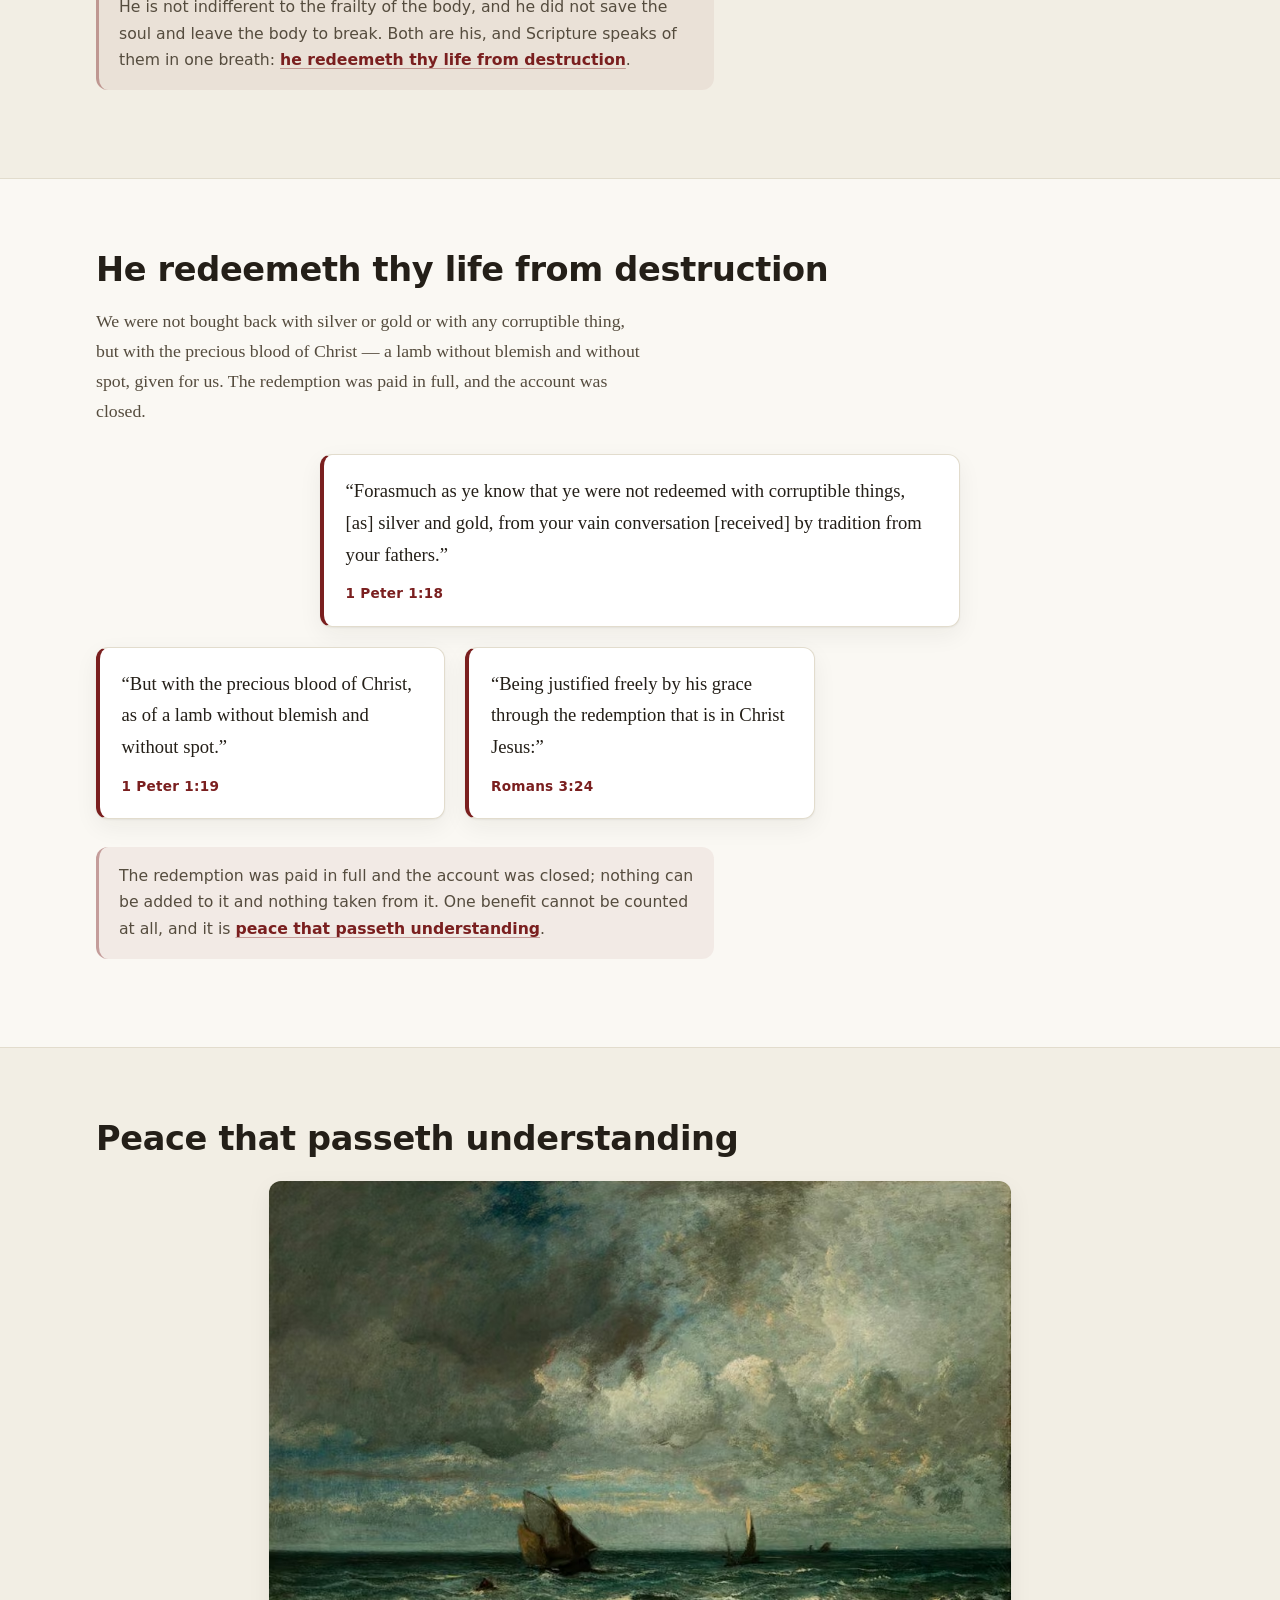
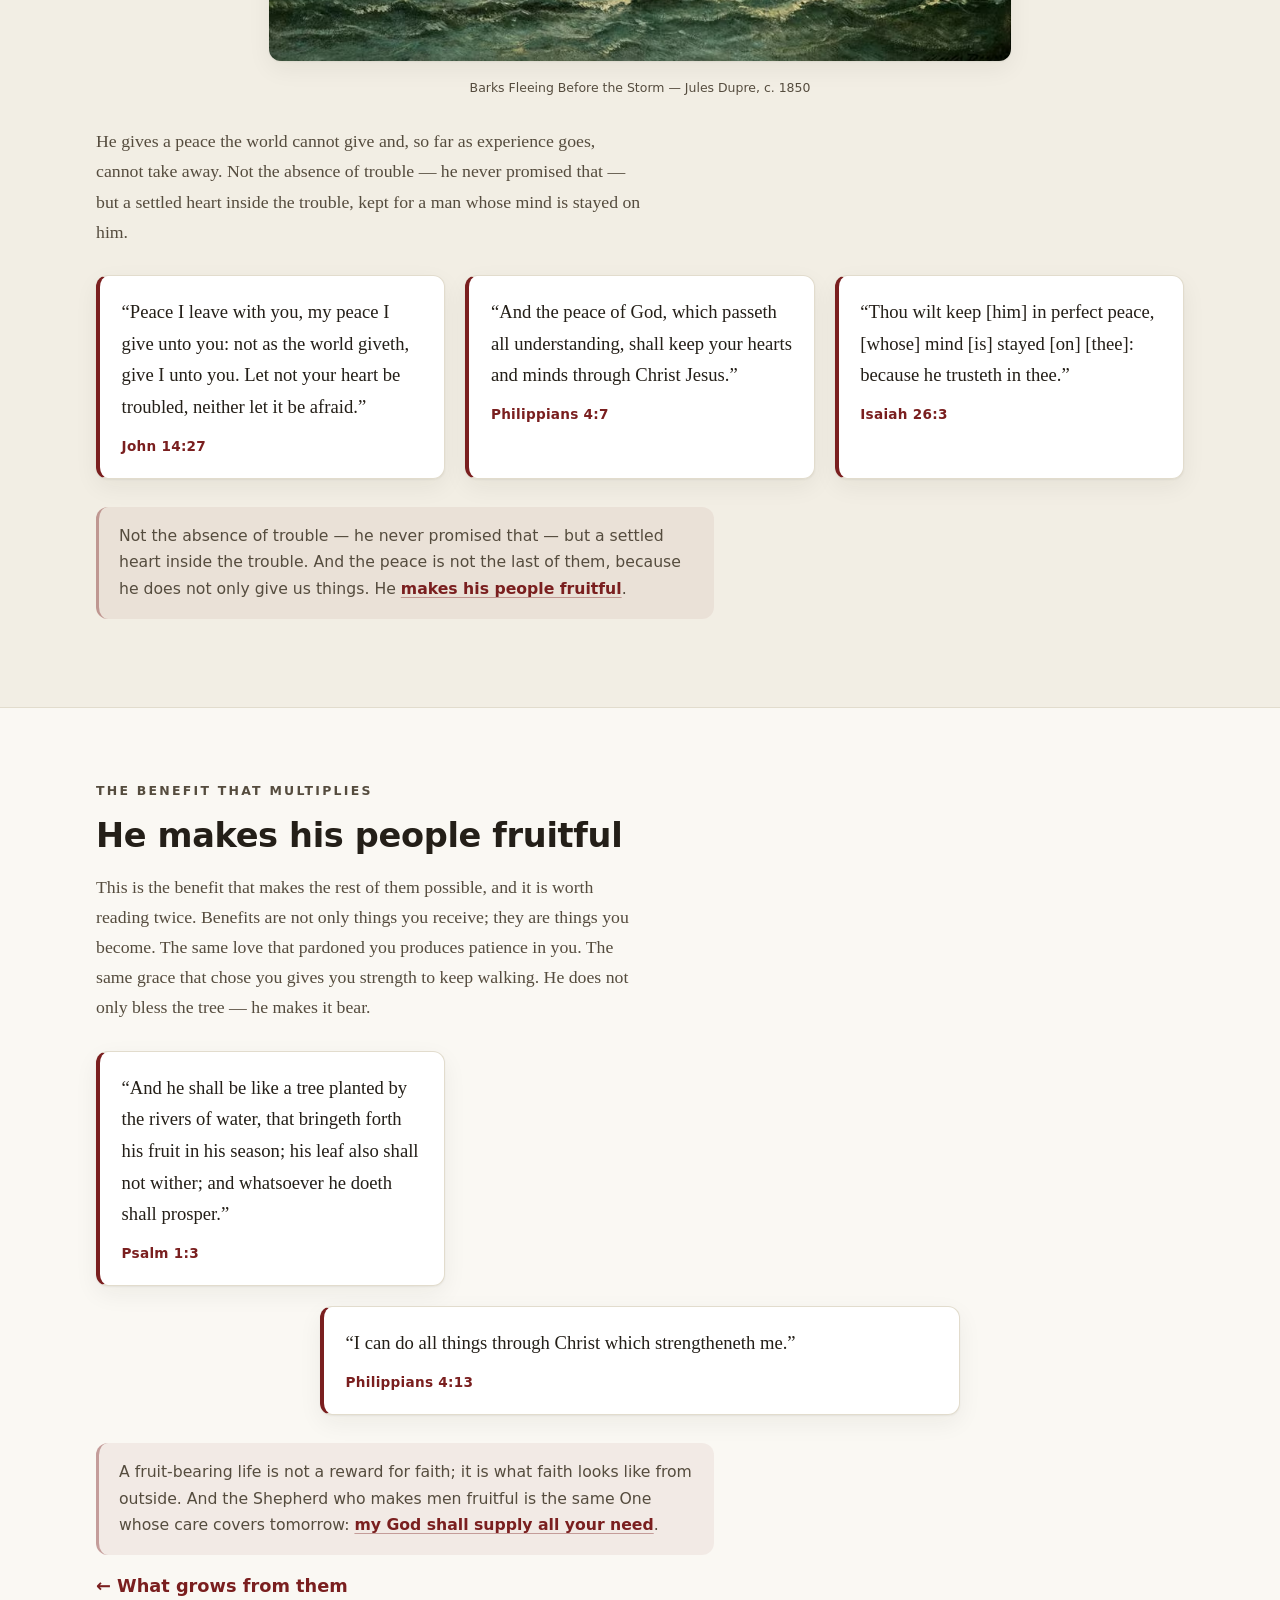
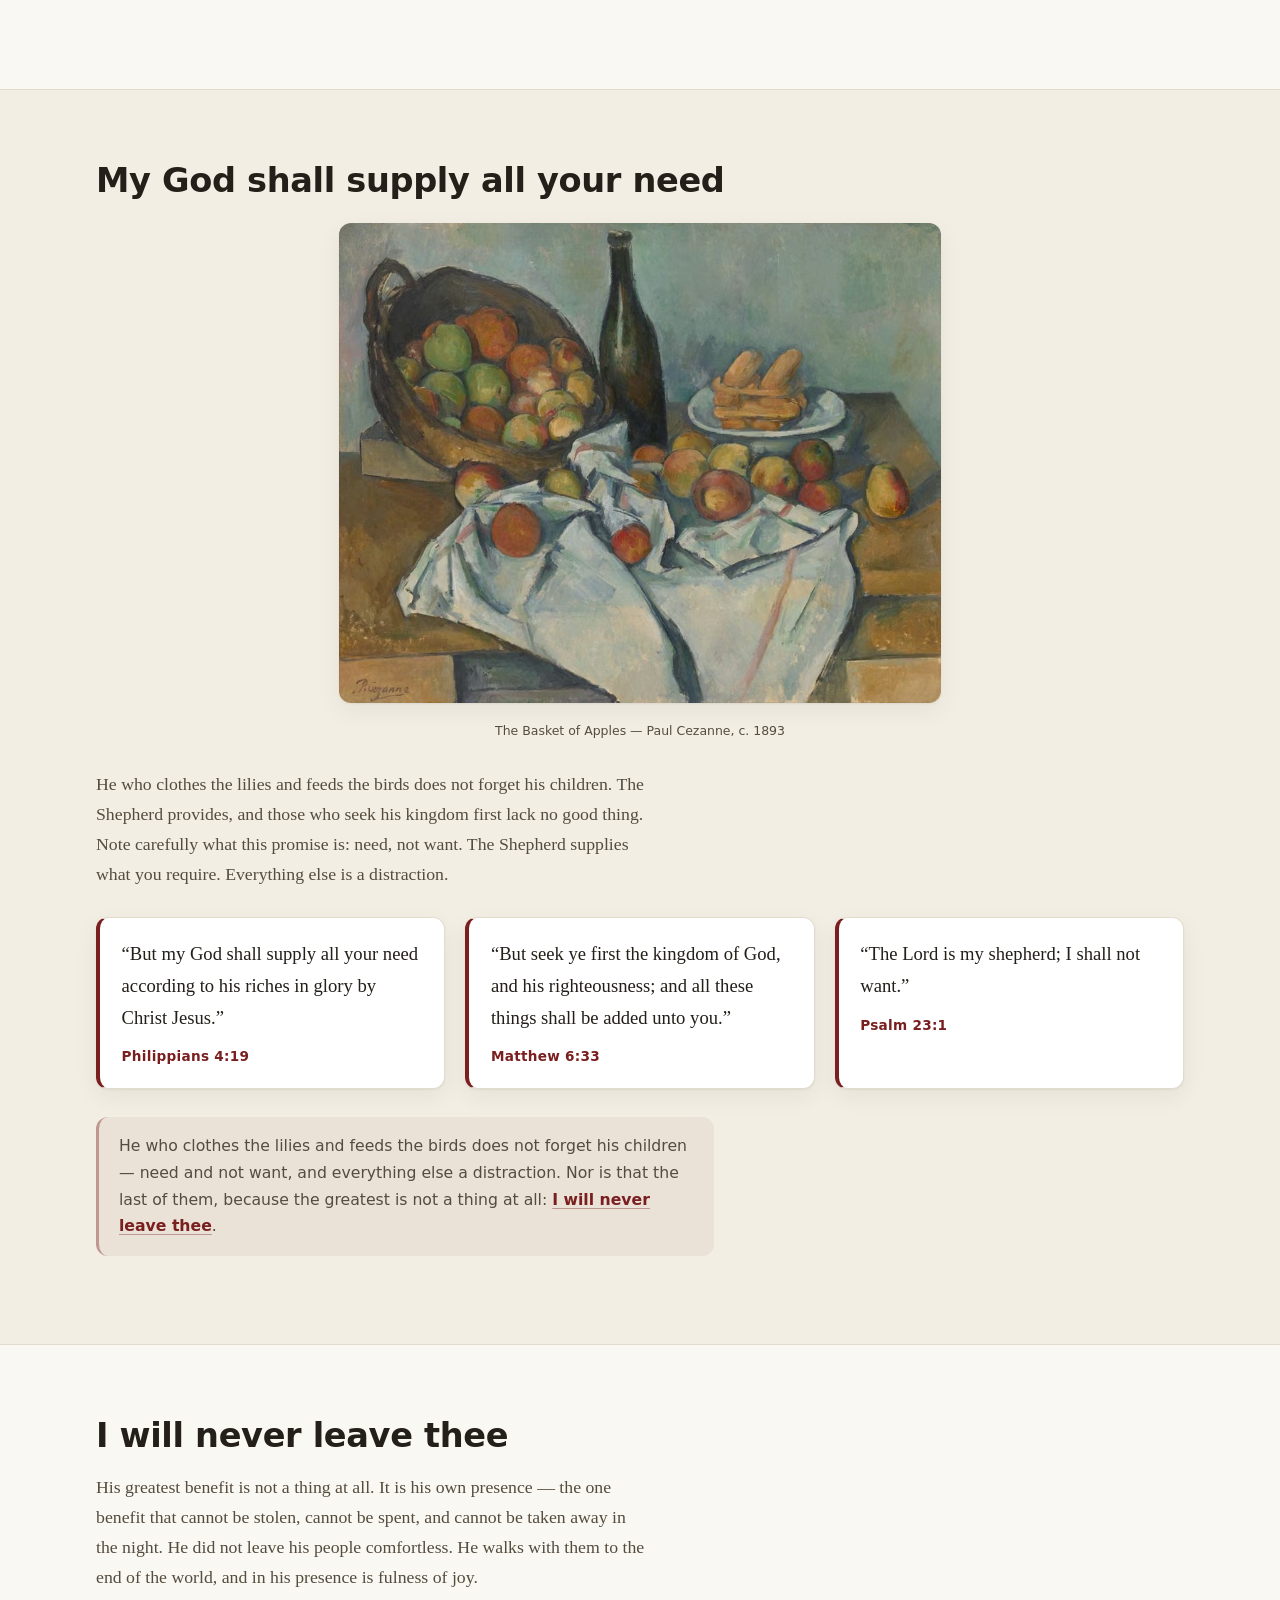
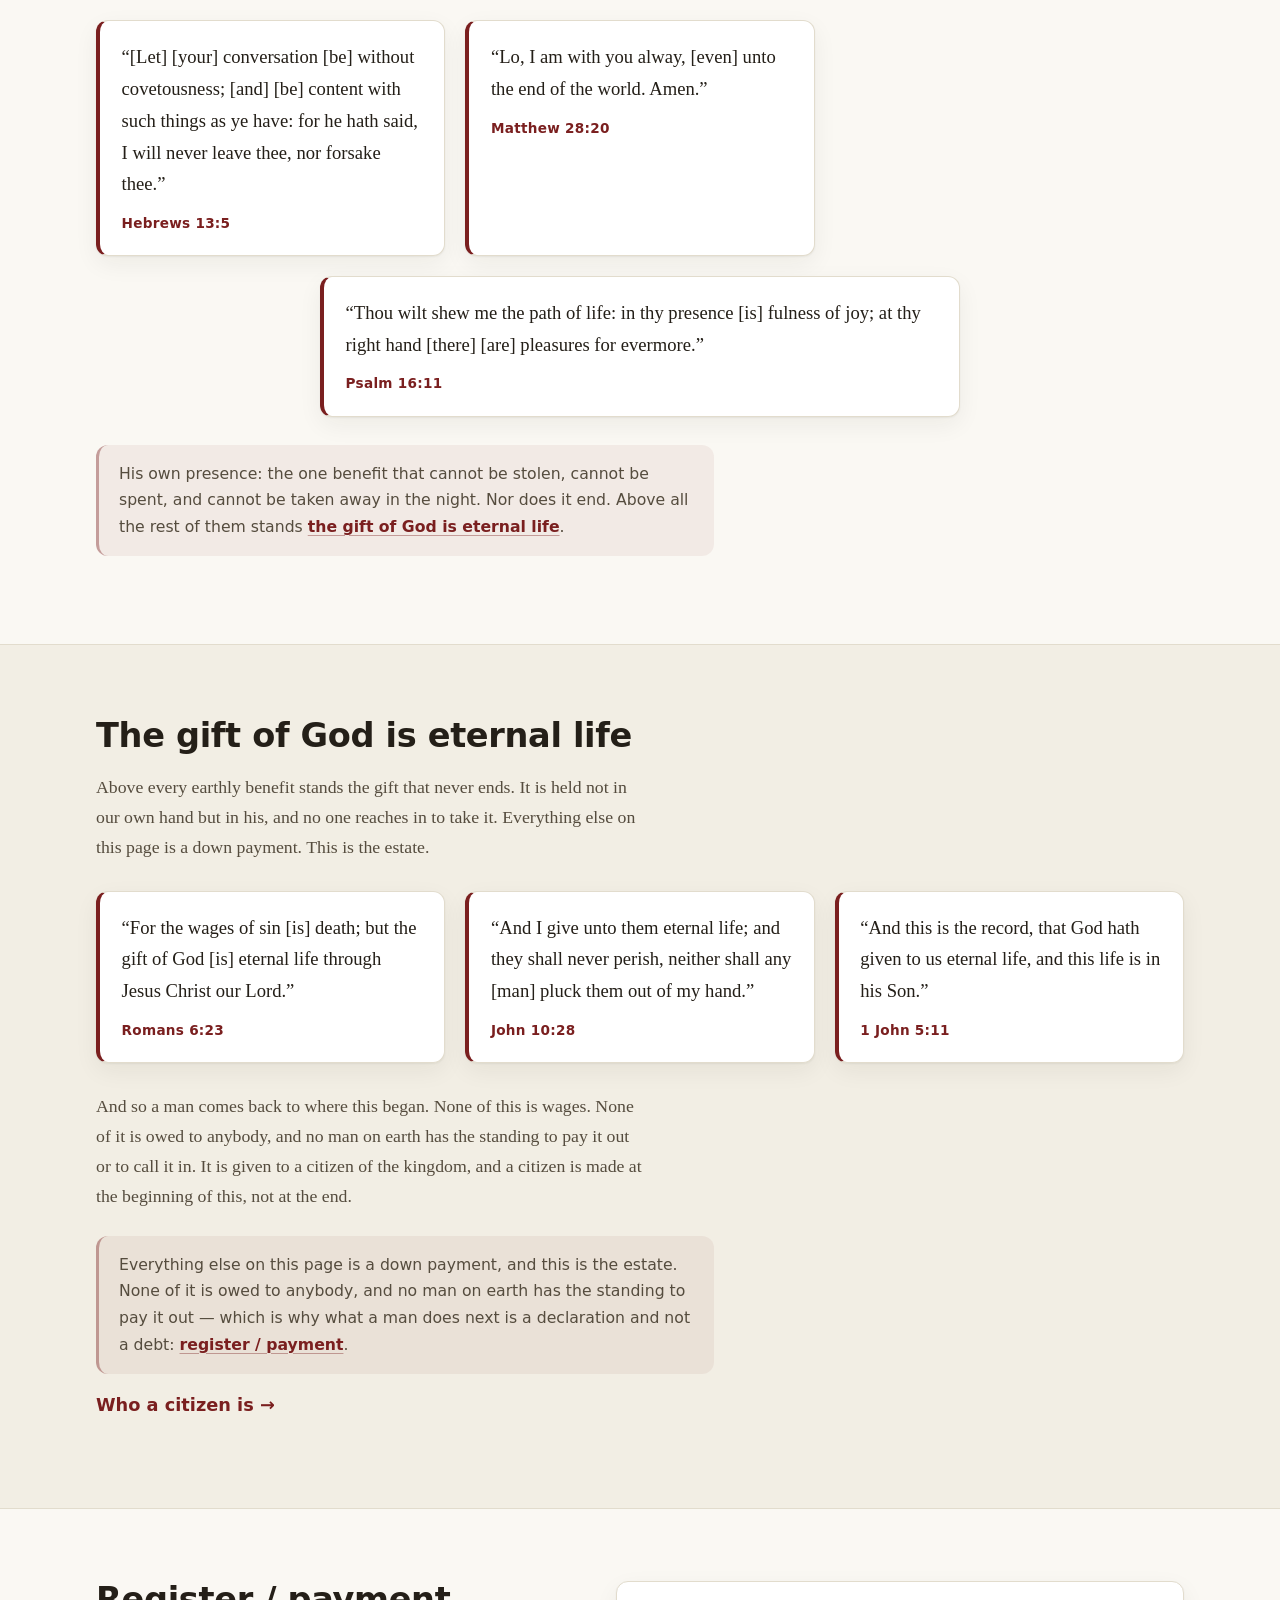
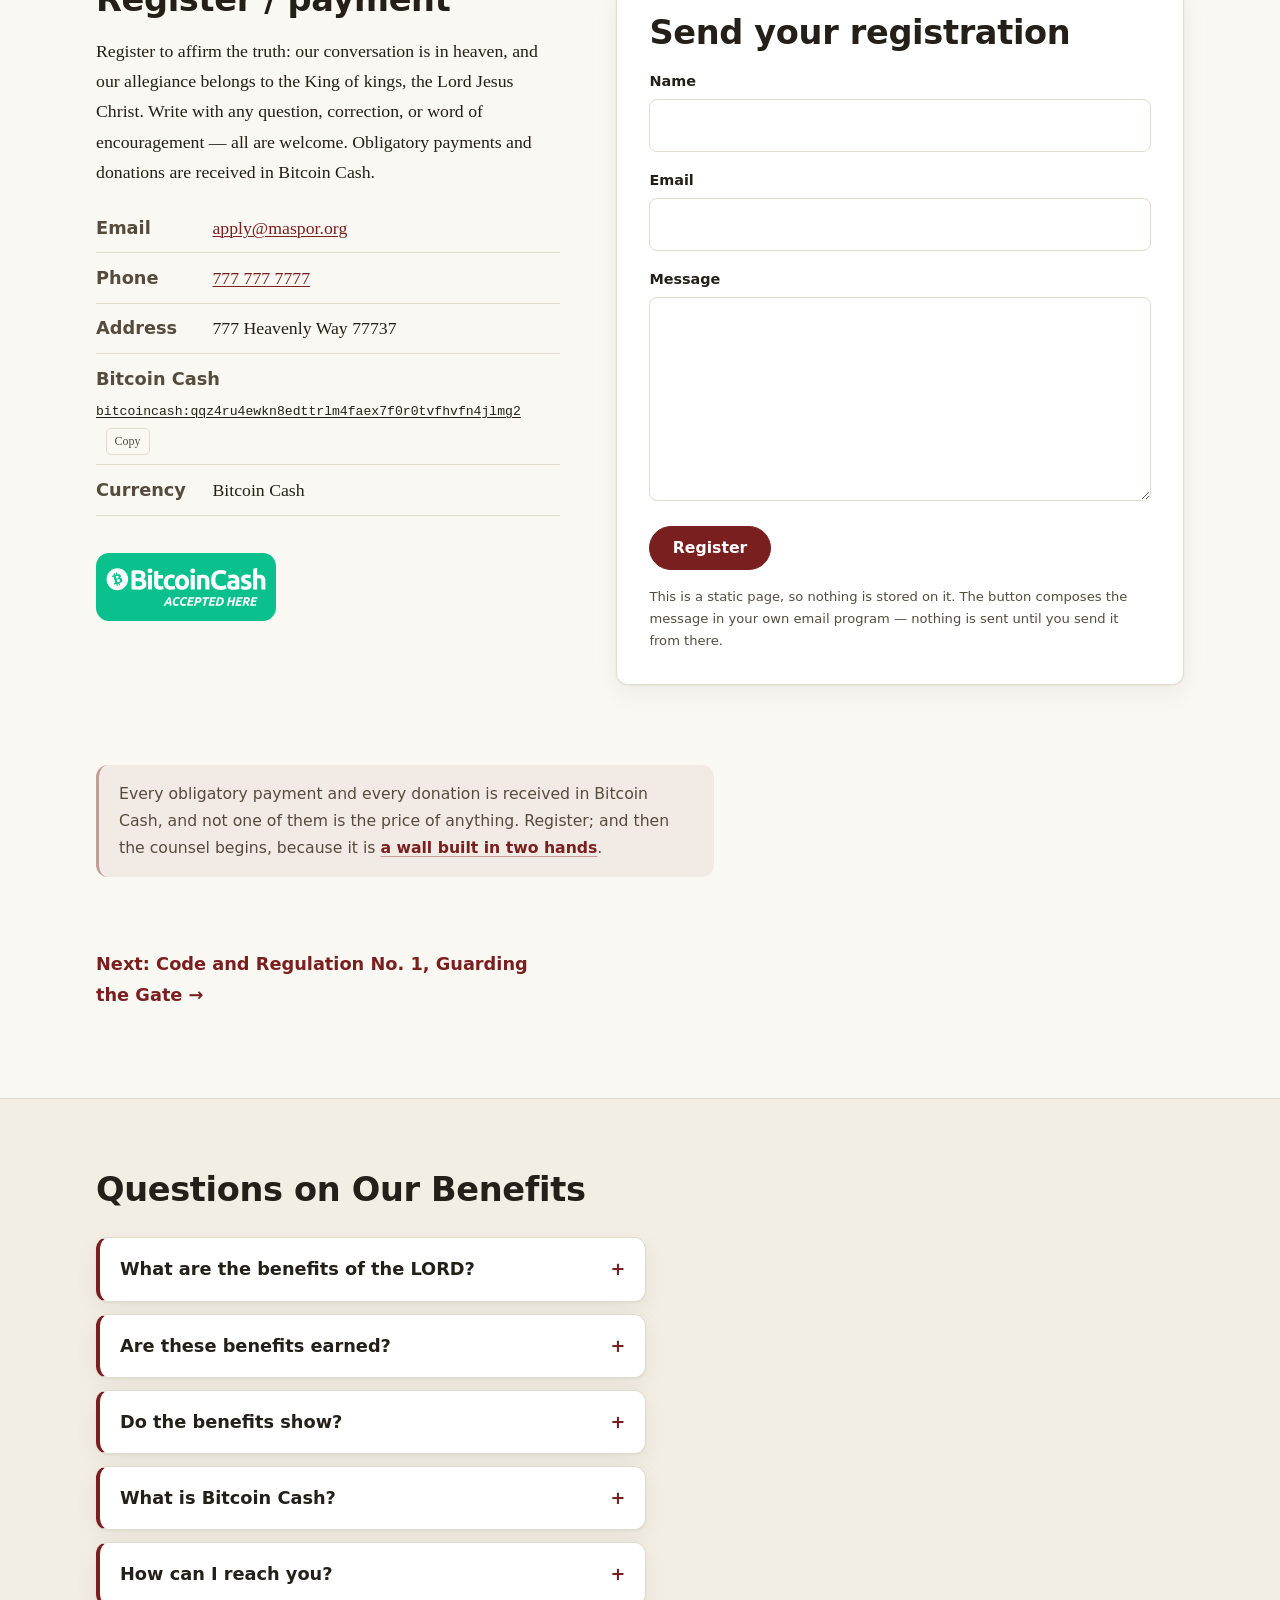
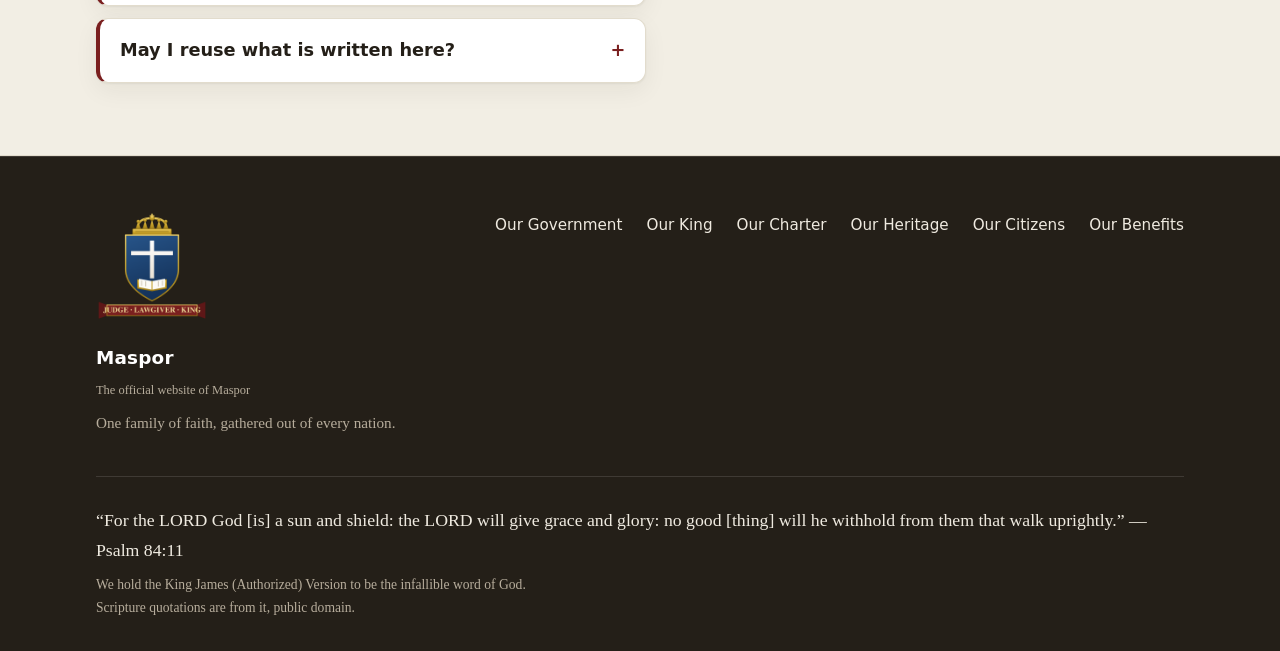
<file: benefits.html>
<!DOCTYPE html>
<html lang="en">
<head>
  <meta charset="utf-8">
  <meta name="viewport" content="width=device-width, initial-scale=1">
  <title>Our Benefits &mdash; Maspor</title>
  <meta name="description" content="The benefits of the LORD: pardon, healing, redemption, peace, provision and presence &mdash; given freely in Christ, and the fruit they produce in those who receive them.">
  <link rel="icon" href="favicon.ico" sizes="any">
  <link rel="icon" type="image/png" href="favicon.png" sizes="192x192">
  <link rel="apple-touch-icon" href="apple-touch-icon.png">
  <link rel="stylesheet" href="css/style.css">
  <script src="js/theme.js" defer></script>
</head>
<body>
  <a class="skip-link" href="#main">Skip to content</a>

  <header class="site-header">
    <div class="wrap header-inner">
      <a class="brand" href="index.html">
        <span class="brand-mark" aria-hidden="true">&#10013;</span>
        <span class="brand-text">
          <span class="brand-name">Maspor</span>
          <span class="brand-tagline">The official website of Maspor</span>
        </span>
      </a>
      <nav class="site-nav" aria-label="Primary">
        <ul>
          <li><a href="index.html">Our Government</a></li>
          <li><a href="king.html">Our King</a></li>
          <li><a href="charter.html">Our Charter</a></li>
          <li><a href="heritage.html">Our Heritage</a></li>
          <li><a href="citizenship.html">Our Citizens</a></li>
          <li><a href="benefits.html" class="active" aria-current="page">Our Benefits</a></li>
        </ul>
      </nav>

    </div>
  </header>

  <main id="main">
    <section class="page-head">
      <div class="wrap">
        <p class="eyebrow">Our Benefits</p>
        <h1>The benefits of the LORD</h1>
        <p class="lead">
          He daily loadeth us with benefits. Not sparingly, and not on account &mdash; forgiveness,
          healing, redemption, mercy, and every good and perfect gift, given freely in Christ. This
          page is a list of what he has actually given, in the words he actually used.
        </p>
      </div>
    </section>

    <section class="banner">
      <div class="wrap">
        <picture>
          <source type="image/avif" srcset="images/the-harvesters-480.avif 480w, images/the-harvesters-960.avif 960w" sizes="(min-width: 1152px) 1088px, 95vw">
          <source type="image/webp" srcset="images/the-harvesters-480.webp 480w, images/the-harvesters-960.webp 960w" sizes="(min-width: 1152px) 1088px, 95vw">
          <img class="banner-img" src="images/the-harvesters.jpg" width="1280" height="720"
            alt="Harvesters binding golden sheaves in a sunlit wheat field." loading="eager" fetchpriority="high" decoding="async">
        </picture>
      </div>
    </section>

    <section class="section royal" id="first">
      <div class="wrap">
        <p class="eyebrow">The first benefit</p>
        <h2>He daily loadeth us with benefits</h2>
        <figure class="section-art">
          <picture>
            <source type="image/avif" srcset="images/the-white-tablecloth-480.avif 480w, images/the-white-tablecloth-960.avif 960w" sizes="(min-width: 1152px) 621px, 95vw">
            <source type="image/webp" srcset="images/the-white-tablecloth-480.webp 480w, images/the-white-tablecloth-960.webp 960w" sizes="(min-width: 1152px) 621px, 95vw">
            <img src="images/the-white-tablecloth.jpg" width="1000" height="773"
              alt="A table laid with bread, fruit and a wine jug beneath a white cloth." loading="lazy" decoding="async">
          </picture>
          <figcaption>The White Tablecloth &mdash; Jean-Simeon Chardin, c. 1730</figcaption>
        </figure>
        <p>
          The Psalmist did not say God provides when we are short. He said he loads us &mdash; daily,
          and in company. The blessings are spiritual first, and they are not rationed out to the
          faithful in proportion to their faithfulness. They are given, whole, to whoever asks.
        </p>
        <div class="verses">
          <blockquote>
            <p>&ldquo;Bless the LORD, O my soul&hellip; who satisfieth thy mouth with good [things]; [so] [that] thy youth is renewed like the eagle's.&rdquo;</p>
            <cite>Psalm 103:2, 5</cite>
          </blockquote>
          <blockquote class="verse-wide">
            <p>&ldquo;Blessed [be] the God and Father of our Lord Jesus Christ, who hath blessed us with all spiritual blessings in heavenly [places] in Christ.&rdquo;</p>
            <cite>Ephesians 1:3</cite>
          </blockquote>
          <blockquote>
            <p>&ldquo;Every good gift and every perfect gift is from above, and cometh down from the Father of lights, with whom is no variableness, neither shadow of turning.&rdquo;</p>
            <cite>James 1:17</cite>
          </blockquote>
          <blockquote class="verse-wide">
            <p>&ldquo;Blessed [be] the Lord, [who] daily loadeth us [with] [benefits], [even] the God of our salvation. Selah.&rdquo;</p>
            <cite>Psalm 68:19</cite>
          </blockquote>
          <blockquote>
            <p>&ldquo;What shall I render unto the LORD [for] all his benefits toward me?&rdquo;</p>
            <cite>Psalm 116:12</cite>
          </blockquote>
        </div>
        <p class="note">
          Every figure here is given. None of them is owed, and none of them is a wage &mdash;
          and the first of them is not a thing at all:
          <span class="carry">he forgiveth all thine iniquities</span>.
        </p>
      </div>
    </section>

    <section class="section" id="pardon">
      <div class="wrap">
        <h2>He forgiveth all thine iniquities</h2>
        <p>
          The first and greatest benefit is pardon. Sin is not overlooked and it is not managed
          &mdash; it is forgiven, the debt cancelled and the record blotted out, at the cost of the
          blood of his Son. The man who has been forgiven is not merely excused. He is made clean,
          and then he is sent somewhere to do something.
        </p>
        <div class="verses">
          <blockquote>
            <p>&ldquo;If we confess our sins, he is faithful and just to forgive us [our] sins, and to cleanse us from all unrighteousness.&rdquo;</p>
            <cite>1 John 1:9</cite>
          </blockquote>
          <blockquote>
            <p>&ldquo;In whom we have redemption through his blood, [even] the forgiveness of sins.&rdquo;</p>
            <cite>Colossians 1:14</cite>
          </blockquote>
          <blockquote class="verse-wide">
            <p>&ldquo;Not by works of righteousness which we have done, but according to his mercy he saved us, by the washing of regeneration, and renewing of the Holy Ghost.&rdquo;</p>
            <cite>Titus 3:5</cite>
          </blockquote>
        </div>
        <p class="note">
          The debt is cancelled and the record blotted out, at the cost of the blood of his Son,
          and the man who has been forgiven is not merely excused; he is made clean, and then he
          is sent somewhere. And the same Lord
          <span class="carry">healeth all thy diseases</span>.
        </p>
      </div>
    </section>

    <section class="section section-alt" id="healing">
      <div class="wrap">
        <h2>He healeth all thy diseases</h2>
        <p>
          He is not indifferent to the body's frailties, and he did not save the soul while leaving
          the body to break. The same Lord who forgives is the Lord who heals &mdash; the one who was
          wounded for our transgressions is the reason we are healed.
        </p>
        <div class="verses">
          <blockquote class="verse-wide">
            <p>&ldquo;But he [was] wounded for our transgressions, [he] [was] bruised for our iniquities: the chastisement of our peace [was] upon him; and with his stripes we are healed.&rdquo;</p>
            <cite>Isaiah 53:5</cite>
          </blockquote>
          <blockquote>
            <p>&ldquo;He healeth the broken in heart, and bindeth up their wounds.&rdquo;</p>
            <cite>Psalm 147:3</cite>
          </blockquote>
          <blockquote>
            <p>&ldquo;And the prayer of faith shall save the sick, and the Lord shall raise him up; and if he have committed sins, they shall be forgiven him.&rdquo;</p>
            <cite>James 5:15</cite>
          </blockquote>
        </div>
        <p class="note">
          He is not indifferent to the frailty of the body, and he did not save the soul and
          leave the body to break. Both are his, and Scripture speaks of them in one breath:
          <span class="carry">he redeemeth thy life from destruction</span>.
        </p>
      </div>
    </section>

    <section class="section" id="redemption">
      <div class="wrap">
        <h2>He redeemeth thy life from destruction</h2>
        <p>
          We were not bought back with silver or gold or with any corruptible thing, but with the
          precious blood of Christ &mdash; a lamb without blemish and without spot, given for us. The
          redemption was paid in full, and the account was closed.
        </p>
        <div class="verses">
          <blockquote class="verse-wide">
            <p>&ldquo;Forasmuch as ye know that ye were not redeemed with corruptible things, [as] silver and gold, from your vain conversation [received] by tradition from your fathers.&rdquo;</p>
            <cite>1 Peter 1:18</cite>
          </blockquote>
          <blockquote>
            <p>&ldquo;But with the precious blood of Christ, as of a lamb without blemish and without spot.&rdquo;</p>
            <cite>1 Peter 1:19</cite>
          </blockquote>
          <blockquote>
            <p>&ldquo;Being justified freely by his grace through the redemption that is in Christ Jesus:&rdquo;</p>
            <cite>Romans 3:24</cite>
          </blockquote>
        </div>
        <p class="note">
          The redemption was paid in full and the account was closed; nothing can be added to it
          and nothing taken from it. One benefit cannot be counted at all, and it is
          <span class="carry">peace that passeth understanding</span>.
        </p>
      </div>
    </section>

    <section class="section section-alt" id="peace">
      <div class="wrap">
        <h2>Peace that passeth understanding</h2>
        <figure class="section-art">
          <picture>
            <source type="image/avif" srcset="images/barks-fleeing-the-storm-480.avif 480w, images/barks-fleeing-the-storm-960.avif 960w" sizes="(min-width: 1152px) 742px, 95vw">
            <source type="image/webp" srcset="images/barks-fleeing-the-storm-480.webp 480w, images/barks-fleeing-the-storm-960.webp 960w" sizes="(min-width: 1152px) 742px, 95vw">
            <img src="images/barks-fleeing-the-storm.jpg" width="1000" height="647"
              alt="Small sailing vessels on a heavy sea beneath a dark, breaking sky." loading="lazy" decoding="async">
          </picture>
          <figcaption>Barks Fleeing Before the Storm &mdash; Jules Dupre, c. 1850</figcaption>
        </figure>
        <p>
          He gives a peace the world cannot give and, so far as experience goes, cannot take away.
          Not the absence of trouble &mdash; he never promised that &mdash; but a settled heart inside
          the trouble, kept for a man whose mind is stayed on him.
        </p>
        <div class="verses">
          <blockquote>
            <p>&ldquo;Peace I leave with you, my peace I give unto you: not as the world giveth, give I unto you. Let not your heart be troubled, neither let it be afraid.&rdquo;</p>
            <cite>John 14:27</cite>
          </blockquote>
          <blockquote>
            <p>&ldquo;And the peace of God, which passeth all understanding, shall keep your hearts and minds through Christ Jesus.&rdquo;</p>
            <cite>Philippians 4:7</cite>
          </blockquote>
          <blockquote>
            <p>&ldquo;Thou wilt keep [him] in perfect peace, [whose] mind [is] stayed [on] [thee]: because he trusteth in thee.&rdquo;</p>
            <cite>Isaiah 26:3</cite>
          </blockquote>
        </div>
        <p class="note">
          Not the absence of trouble &mdash; he never promised that &mdash; but a settled heart
          inside the trouble. And the peace is not the last of them, because he does not only
          give us things. He <span class="carry">makes his people fruitful</span>.
        </p>
      </div>
    </section>

    <section class="section" id="fruit-bearing">
      <div class="wrap">
        <p class="eyebrow">The benefit that multiplies</p>
        <h2>He makes his people fruitful</h2>
        <p>
          This is the benefit that makes the rest of them possible, and it is worth reading twice.
          Benefits are not only things you receive; they are things you become. The same love that
          pardoned you produces patience in you. The same grace that chose you gives you strength to
          keep walking. He does not only bless the tree &mdash; he makes it bear.
        </p>
        <div class="verses">
          <blockquote>
            <p>&ldquo;And he shall be like a tree planted by the rivers of water, that bringeth forth his fruit in his season; his leaf also shall not wither; and whatsoever he doeth shall prosper.&rdquo;</p>
            <cite>Psalm 1:3</cite>
          </blockquote>
          <blockquote class="verse-wide">
            <p>&ldquo;I can do all things through Christ which strengtheneth me.&rdquo;</p>
            <cite>Philippians 4:13</cite>
          </blockquote>
        </div>
        <p class="note">
          A fruit-bearing life is not a reward for faith; it is what faith looks like from
          outside. And the Shepherd who makes men fruitful is the same One whose care covers
          tomorrow: <span class="carry">my God shall supply all your need</span>.
        </p>
        <p><a class="link-more" href="heritage.html#fruit">&larr; What grows from them</a></p>
      </div>
    </section>

    <section class="section section-alt" id="supply">
      <div class="wrap">
        <h2>My God shall supply all your need</h2>
        <figure class="section-art">
          <picture>
            <source type="image/avif" srcset="images/basket-of-apples-480.avif 480w, images/basket-of-apples-960.avif 960w" sizes="(min-width: 1152px) 602px, 95vw">
            <source type="image/webp" srcset="images/basket-of-apples-480.webp 480w, images/basket-of-apples-960.webp 960w" sizes="(min-width: 1152px) 602px, 95vw">
            <img src="images/basket-of-apples.jpg" width="1000" height="798"
              alt="A tipped basket of apples and pears spills its fruit across a rumpled cloth." loading="lazy" decoding="async">
          </picture>
          <figcaption>The Basket of Apples &mdash; Paul Cezanne, c. 1893</figcaption>
        </figure>
        <p>
          He who clothes the lilies and feeds the birds does not forget his children. The Shepherd
          provides, and those who seek his kingdom first lack no good thing. Note carefully what
          this promise is: need, not want. The Shepherd supplies what you require. Everything else
          is a distraction.
        </p>
        <div class="verses">
          <blockquote>
            <p>&ldquo;But my God shall supply all your need according to his riches in glory by Christ Jesus.&rdquo;</p>
            <cite>Philippians 4:19</cite>
          </blockquote>
          <blockquote>
            <p>&ldquo;But seek ye first the kingdom of God, and his righteousness; and all these things shall be added unto you.&rdquo;</p>
            <cite>Matthew 6:33</cite>
          </blockquote>
          <blockquote>
            <p>&ldquo;The Lord is my shepherd; I shall not want.&rdquo;</p>
            <cite>Psalm 23:1</cite>
          </blockquote>
        </div>
        <p class="note">
          He who clothes the lilies and feeds the birds does not forget his children &mdash; need
          and not want, and everything else a distraction. Nor is that the last of them, because
          the greatest is not a thing at all:
          <span class="carry">I will never leave thee</span>.
        </p>
      </div>
    </section>

    <section class="section" id="presence">
      <div class="wrap">
        <h2>I will never leave thee</h2>
        <p>
          His greatest benefit is not a thing at all. It is his own presence &mdash; the one benefit
          that cannot be stolen, cannot be spent, and cannot be taken away in the night. He did not
          leave his people comfortless. He walks with them to the end of the world, and in his
          presence is fulness of joy.
        </p>
        <div class="verses">
          <blockquote>
            <p>&ldquo;[Let] [your] conversation [be] without covetousness; [and] [be] content with such things as ye have: for he hath said, I will never leave thee, nor forsake thee.&rdquo;</p>
            <cite>Hebrews 13:5</cite>
          </blockquote>
          <blockquote>
            <p>&ldquo;Lo, I am with you alway, [even] unto the end of the world. Amen.&rdquo;</p>
            <cite>Matthew 28:20</cite>
          </blockquote>
          <blockquote class="verse-wide">
            <p>&ldquo;Thou wilt shew me the path of life: in thy presence [is] fulness of joy; at thy right hand [there] [are] pleasures for evermore.&rdquo;</p>
            <cite>Psalm 16:11</cite>
          </blockquote>
        </div>
        <p class="note">
          His own presence: the one benefit that cannot be stolen, cannot be spent, and cannot be
          taken away in the night. Nor does it end. Above all the rest of them stands
          <span class="carry">the gift of God is eternal life</span>.
        </p>
      </div>
    </section>

    <section class="section section-alt" id="eternal">
      <div class="wrap">
        <h2>The gift of God is eternal life</h2>
        <p>
          Above every earthly benefit stands the gift that never ends. It is held not in our own
          hand but in his, and no one reaches in to take it. Everything else on this page is a
          down payment. This is the estate.
        </p>
        <div class="verses">
          <blockquote>
            <p>&ldquo;For the wages of sin [is] death; but the gift of God [is] eternal life through Jesus Christ our Lord.&rdquo;</p>
            <cite>Romans 6:23</cite>
          </blockquote>
          <blockquote>
            <p>&ldquo;And I give unto them eternal life; and they shall never perish, neither shall any [man] pluck them out of my hand.&rdquo;</p>
            <cite>John 10:28</cite>
          </blockquote>
          <blockquote>
            <p>&ldquo;And this is the record, that God hath given to us eternal life, and this life is in his Son.&rdquo;</p>
            <cite>1 John 5:11</cite>
          </blockquote>
        </div>
        <p>
          And so a man comes back to where this began. None of this is wages. None of it is owed to
          anybody, and no man on earth has the standing to pay it out or to call it in. It is given
          to a citizen of the kingdom, and a citizen is made at the beginning of this, not at the
          end.
        </p>
        <p class="note">
          Everything else on this page is a down payment, and this is the estate. None of it is
          owed to anybody, and no man on earth has the standing to pay it out &mdash; which is
          why what a man does next is a declaration and not a debt:
          <span class="carry">register / payment</span>.
        </p>
        <p><a class="link-more" href="citizenship.html">Who a citizen is &rarr;</a></p>
      </div>
    </section>

    <section class="section" id="contact">
      <div class="wrap contact-grid">
        <div>
          <h2>Register / payment</h2>
          <p>
            Register to affirm the truth: our conversation is in heaven, and our allegiance
            belongs to the King of kings, the Lord Jesus Christ. Write with any question,
            correction, or word of encouragement &mdash; all are welcome. Obligatory payments and
            donations are received in Bitcoin Cash.
          </p>
          <ul class="contact-list">
            <li><span>Email</span> <a href="mailto:apply@maspor.org">apply@maspor.org</a></li>
            <li><span>Phone</span> <a href="tel:+10007777777">777 777 7777</a></li>
            <li><span>Address</span> 777 Heavenly Way 77737</li>
            <li>
              <span>Bitcoin Cash</span>
              <a class="bch-address" href="bitcoin:qqz4ru4ewkn8edttrlm4faex7f0r0tvfhvfn4jlmg2" data-copy="bitcoincash:qqz4ru4ewkn8edttrlm4faex7f0r0tvfhvfn4jlmg2">bitcoincash:qqz4ru4ewkn8edttrlm4faex7f0r0tvfhvfn4jlmg2</a>
              <button class="copy-btn" type="button" data-copy-btn>Copy</button>
            </li>
            <li><span>Currency</span> Bitcoin Cash</li>
          </ul>
          <a class="bch-logo-link" href="bitcoin:qqz4ru4ewkn8edttrlm4faex7f0r0tvfhvfn4jlmg2">
            <img class="bch-logo" src="images/bitcoin-cash-badge.svg" alt="Pay to Bitcoin Cash address bitcoincash:qqz4ru4ewkn8edttrlm4faex7f0r0tvfhvfn4jlmg2" width="180" height="67" loading="lazy" decoding="async">
          </a>
        </div>

        <form class="contact-form" action="mailto:apply@maspor.org" method="post" enctype="text/plain" data-apply-form>
          <h2>Send your registration</h2>
          <div class="field">
            <label for="name">Name</label>
            <input id="name" name="name" type="text" autocomplete="name" required>
          </div>
          <div class="field">
            <label for="email">Email</label>
            <input id="email" name="email" type="email" autocomplete="email" required>
          </div>
          <div class="field">
            <label for="message">Message</label>
            <textarea id="message" name="message" rows="6" required></textarea>
          </div>
          <button class="btn" type="submit">Register</button>
          <p class="field-note">
            This is a static page, so nothing is stored on it. The button composes the message in
            your own email program &mdash; nothing is sent until you send it from there.
          </p>
        </form>
        <p class="note">
          Every obligatory payment and every donation is received in Bitcoin Cash, and not one of
          them is the price of anything. Register; and then the counsel begins, because it is
          <span class="carry">a wall built in two hands</span>.
        </p>
        <p><a class="link-more" href="code-clean-browsing.html">Next: Code and Regulation No. 1, Guarding the Gate &rarr;</a></p>
      </div>
    </section>

    <section class="section section-alt faq">
      <div class="wrap">
        <h2>Questions on Our Benefits</h2>
        <div class="faq-list">
          <details class="faq-item">
            <summary>What are the benefits of the LORD?</summary>
            <div class="faq-answer">
              <p>
                The ones the Psalmist named and the ones he went on to name in detail: pardon for
                sin, healing for the body, redemption from destruction, peace for the heart,
                provision for the need, his own presence, and at the top of the list, life that
                never ends. Everything above is his own summary, taken from his own book.
              </p>
            </div>
          </details>
          <details class="faq-item">
            <summary>Are these benefits earned?</summary>
            <div class="faq-answer">
              <p>
                No, and the question matters more than it looks. Every good gift and every perfect
                gift is from above (James 1:17), given freely in Christ to whoever believes. A
                benefit you had to earn would not be a benefit; it would be a wage &mdash; and the
                wages of sin are death (Romans 6:23).
              </p>
            </div>
          </details>
          <details class="faq-item">
            <summary>Do the benefits show?</summary>
            <div class="faq-answer">
              <p>
                They should. The same grace that saves you produces good works (Titus 2:14), and a
                tree planted by the rivers of water brings forth fruit in its season (Psalm 1:3).
                We say more about what that fruit is on
                <a href="heritage.html#fruit">Our Heritage</a> &mdash; including what happens to a
                branch that never produces any.
              </p>
            </div>
          </details>
          <details class="faq-item">
            <summary>What is Bitcoin Cash?</summary>
            <div class="faq-answer">
              <p>
                It is cash for the internet. Money that goes from one person to another with no
                bank, no government, and no company standing in between &mdash; no permission asked,
                and no middleman taking a cut. It arrives in seconds and costs a fraction of a
                cent. We take it for the same reason anyone takes cash: it belongs to whoever
                holds it, and what has been given cannot be quietly taken back.
              </p>
            </div>
          </details>
          <details class="faq-item">
            <summary>How can I reach you?</summary>
            <div class="faq-answer">
              <p>
                By email at the address above, or by post. Questions, corrections, and words of
                encouragement are all welcome &mdash; and if you find something on this site that
                contradicts the Word, say so and we will deal with it.
              </p>
            </div>
          </details>
          <details class="faq-item">
            <summary>May I reuse what is written here?</summary>
            <div class="faq-answer">
              <p>
                Scripture quotations are from the King James (Authorized) Version, which is public
                domain, and are free to use. Our own text may be quoted with a link back to this
                site.
              </p>
            </div>
          </details>
        </div>
      </div>
    </section>
  </main>

  <footer class="site-footer">
    <div class="wrap footer-inner">
      <div class="footer-top">
        <div class="footer-brand">
          <img class="footer-seal" src="images/maspor-seal.png" alt="The arms of Maspor: a cross argent upon an open book, azure, beneath an open crown." width="256" height="256" loading="lazy" decoding="async">
          <p class="footer-title">Maspor</p>
          <p class="footer-official">The official website of Maspor</p>
          <p class="footer-tag">One family of faith, gathered out of every nation.</p>
        </div>
        <nav class="footer-nav" aria-label="Footer">
          <a href="index.html">Our Government</a>
          <a href="king.html">Our King</a>
          <a href="charter.html">Our Charter</a>
          <a href="heritage.html">Our Heritage</a>
          <a href="citizenship.html">Our Citizens</a>
          <a href="benefits.html">Our Benefits</a>
        </nav>
      </div>
      <div class="footer-bottom">
        <p class="footer-verse">&ldquo;For the LORD God [is] a sun and shield: the LORD will give grace and glory: no good [thing] will he withhold from them that walk uprightly.&rdquo; &mdash; Psalm 84:11</p>
        <p class="footer-credit">We hold the King James (Authorized) Version to be the infallible word of God. Scripture quotations are from it, public domain.</p>
      </div>
    </div>
  </footer>
</body>
</html>
</file>
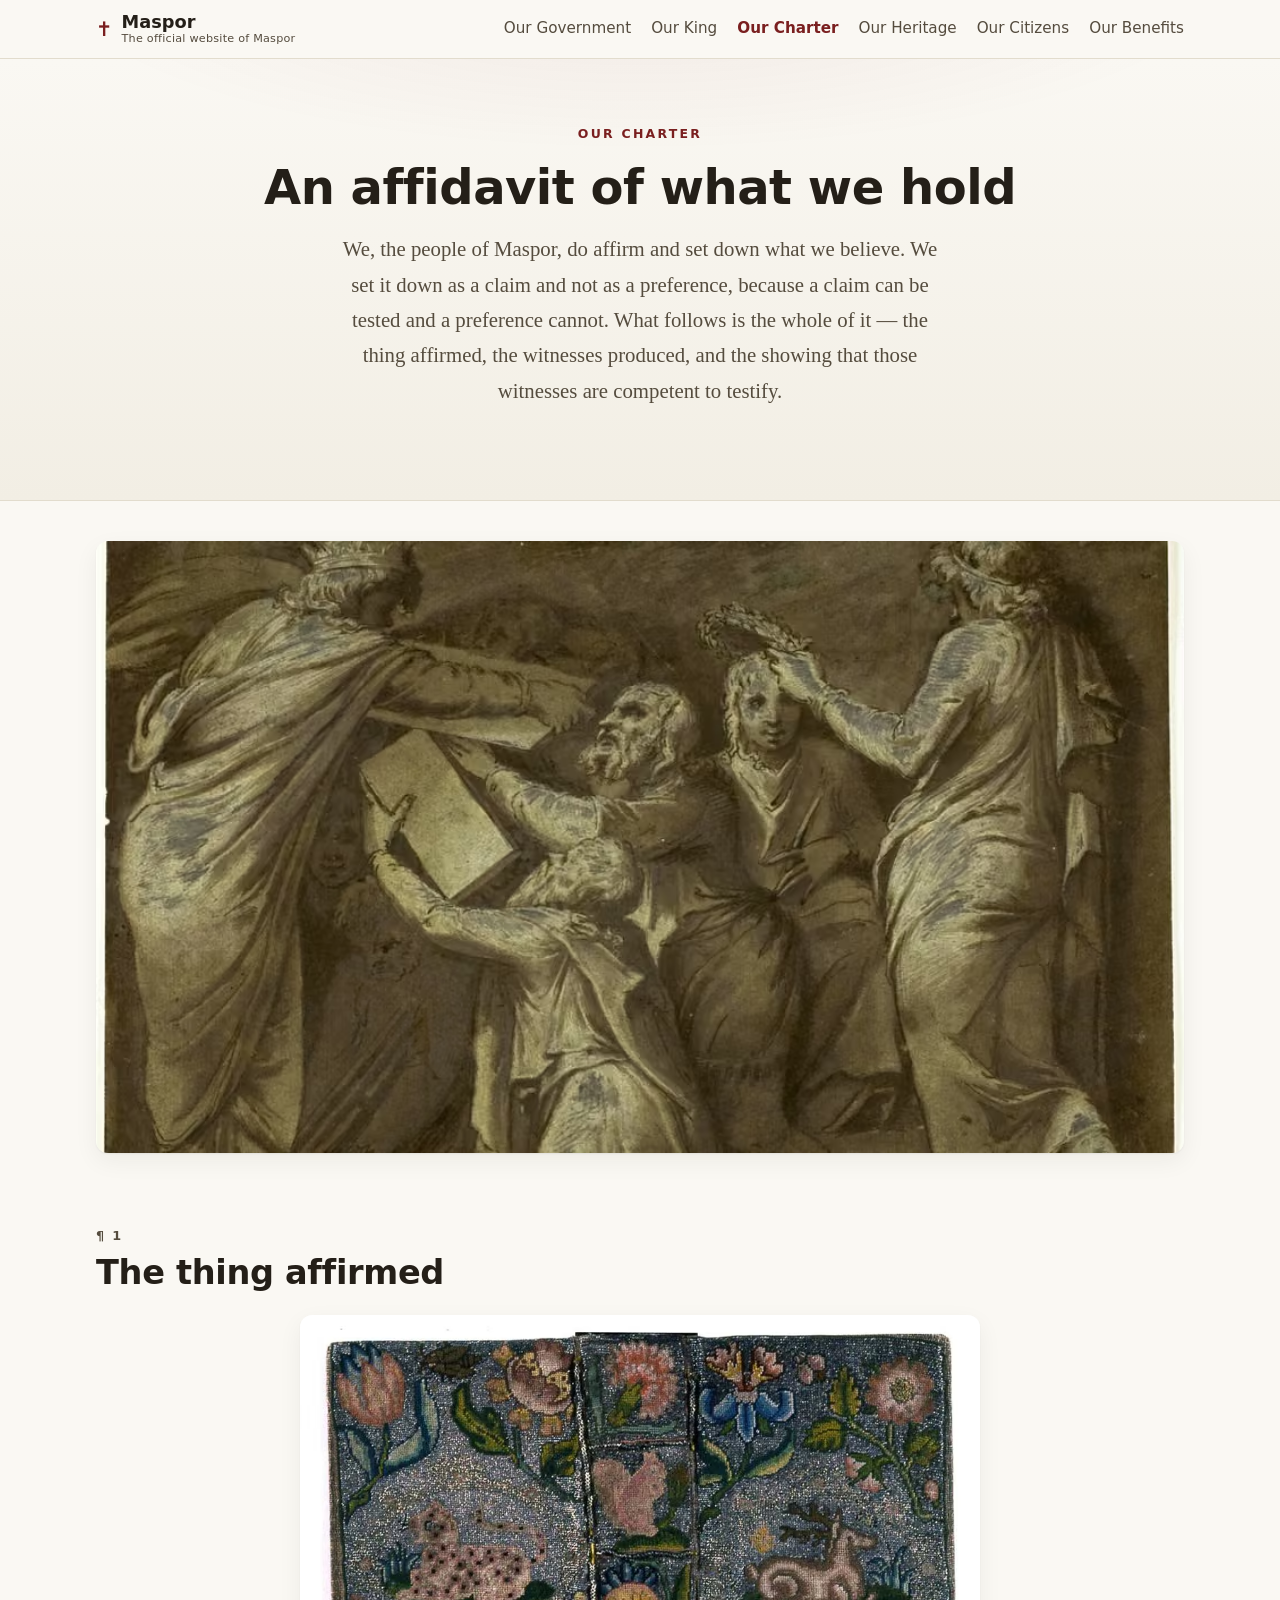
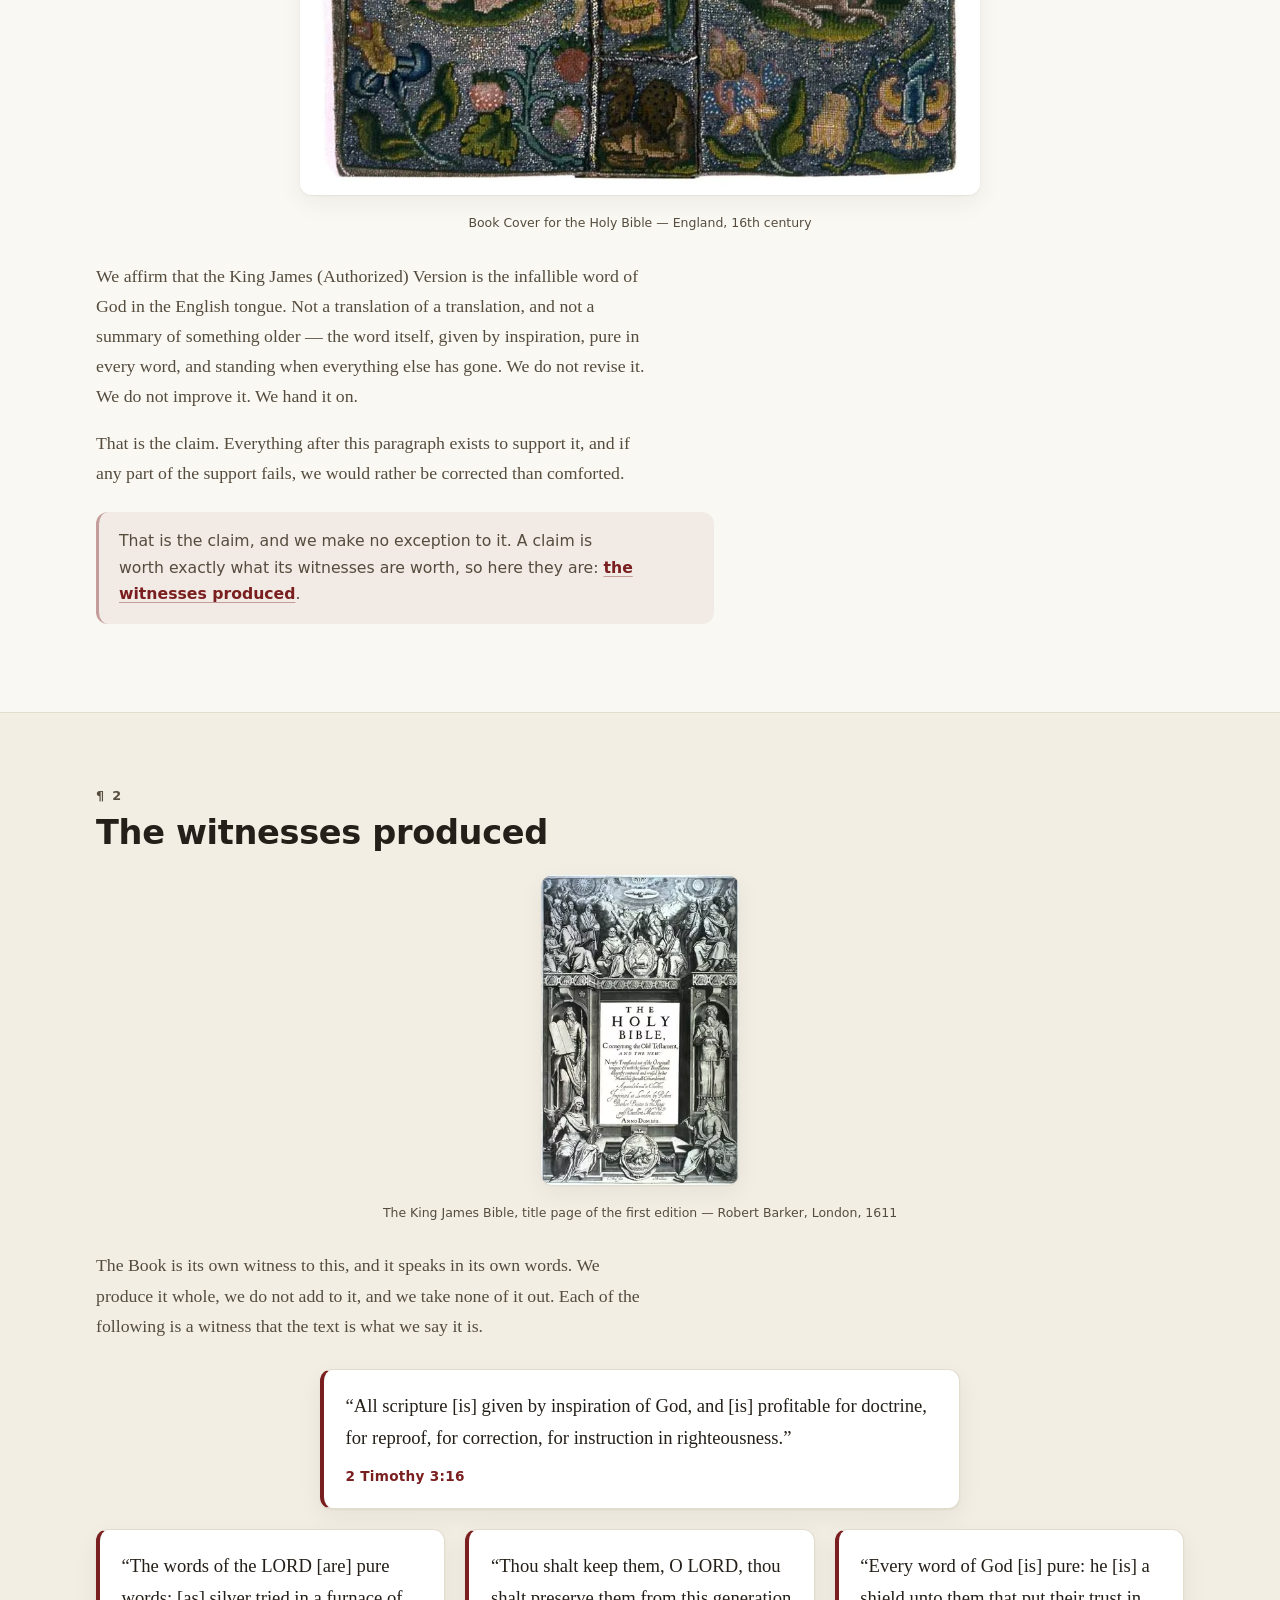
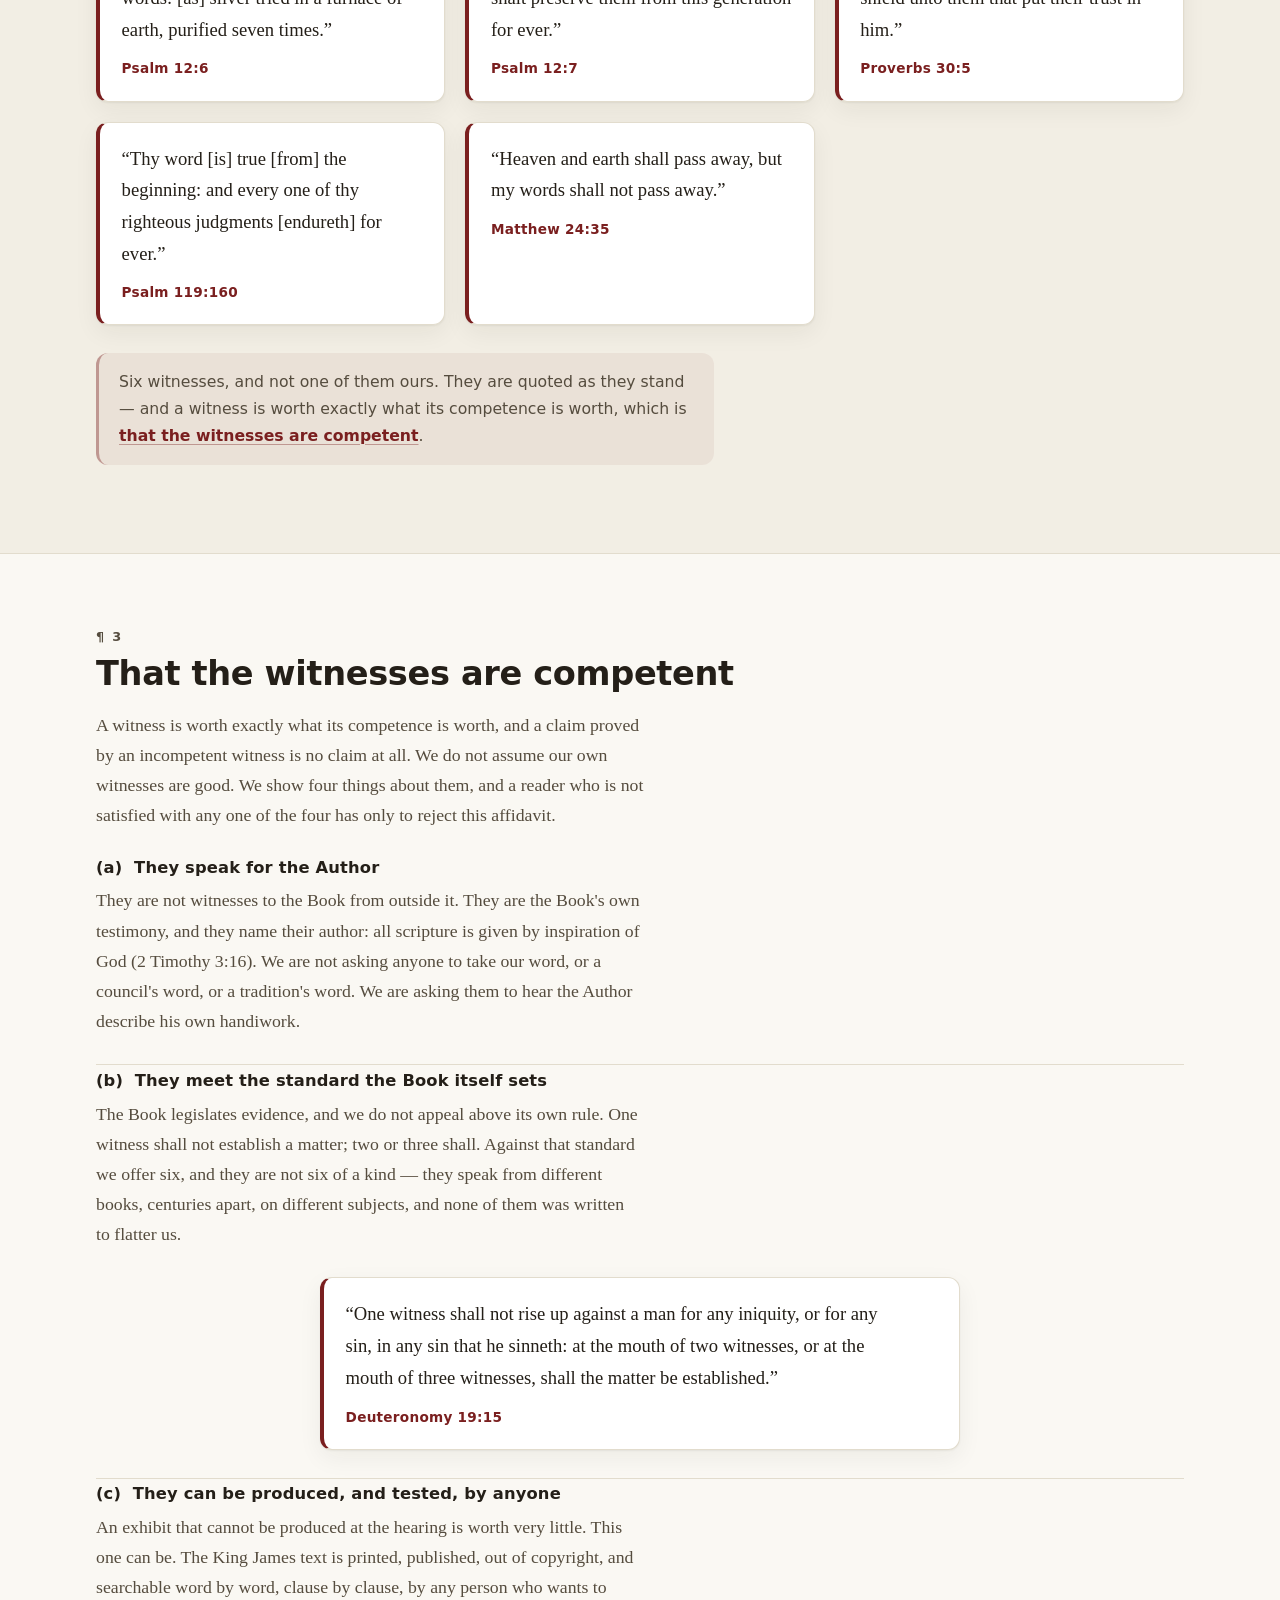
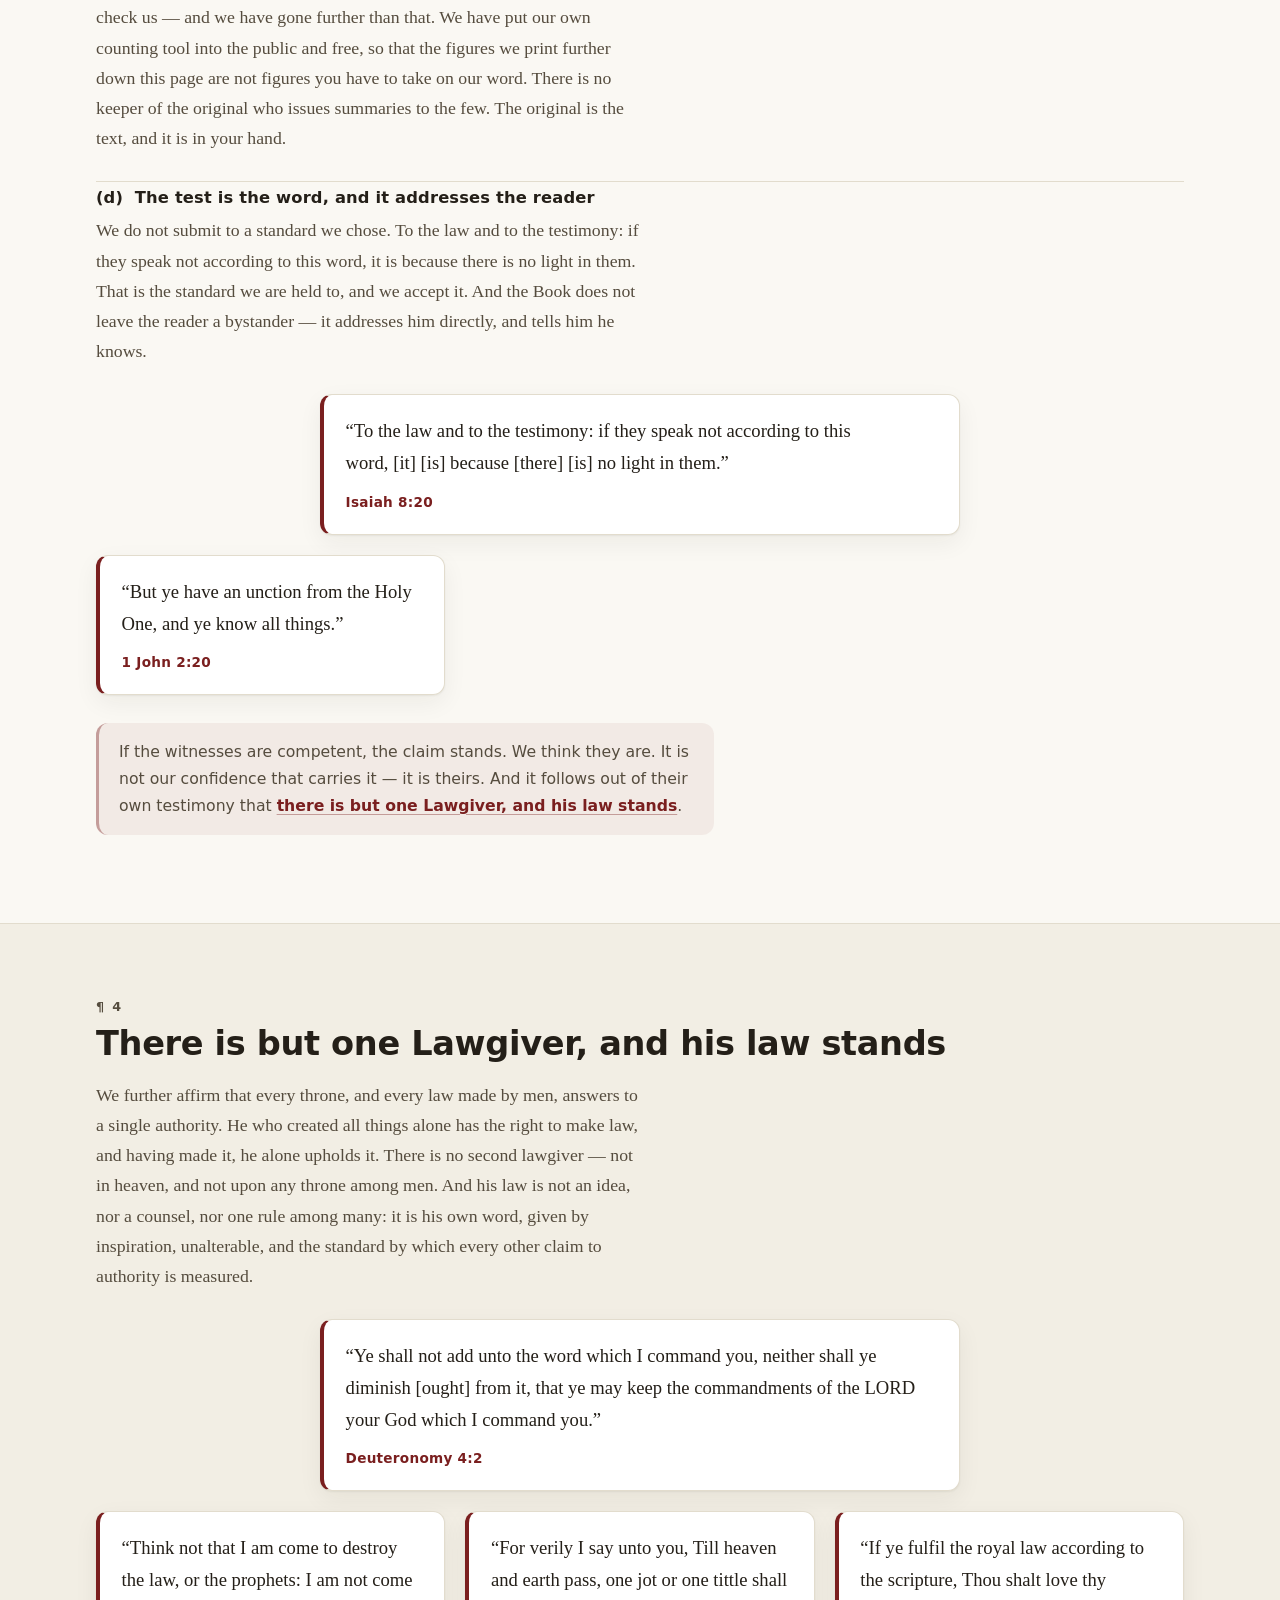
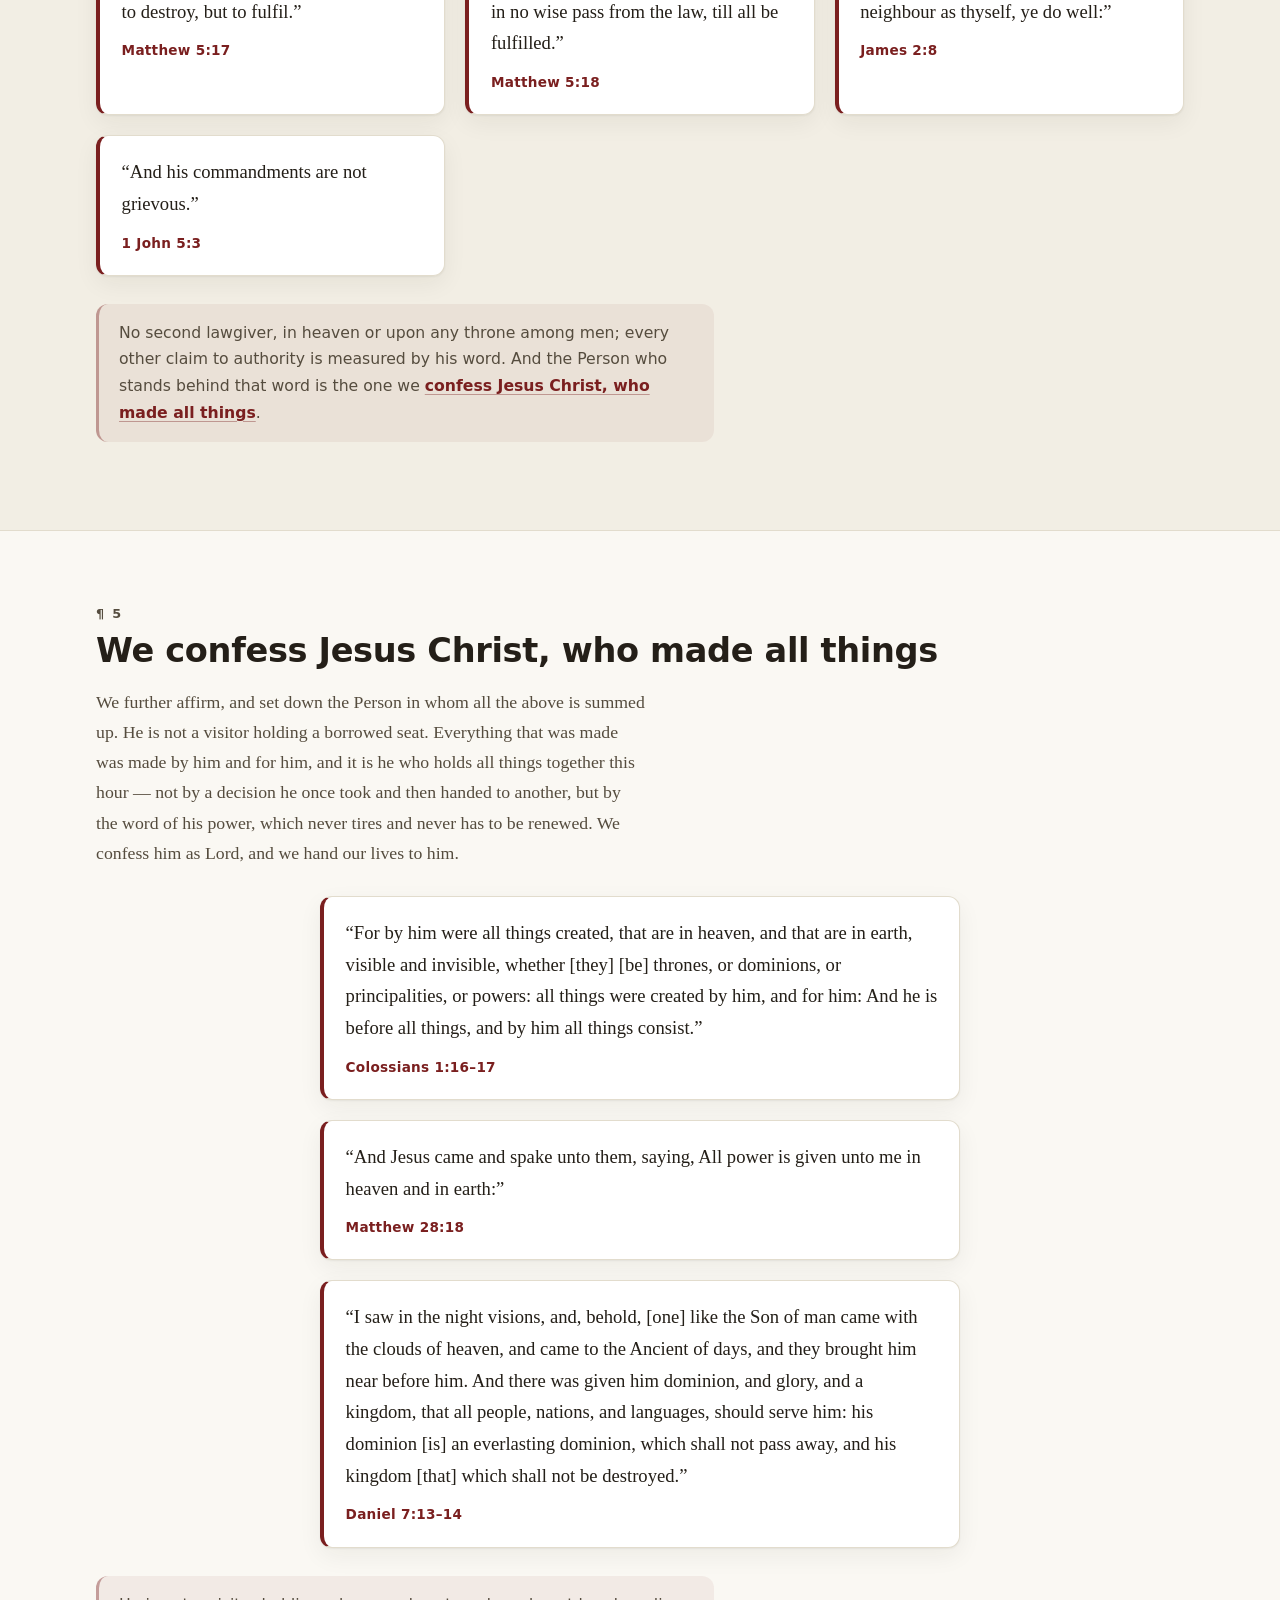
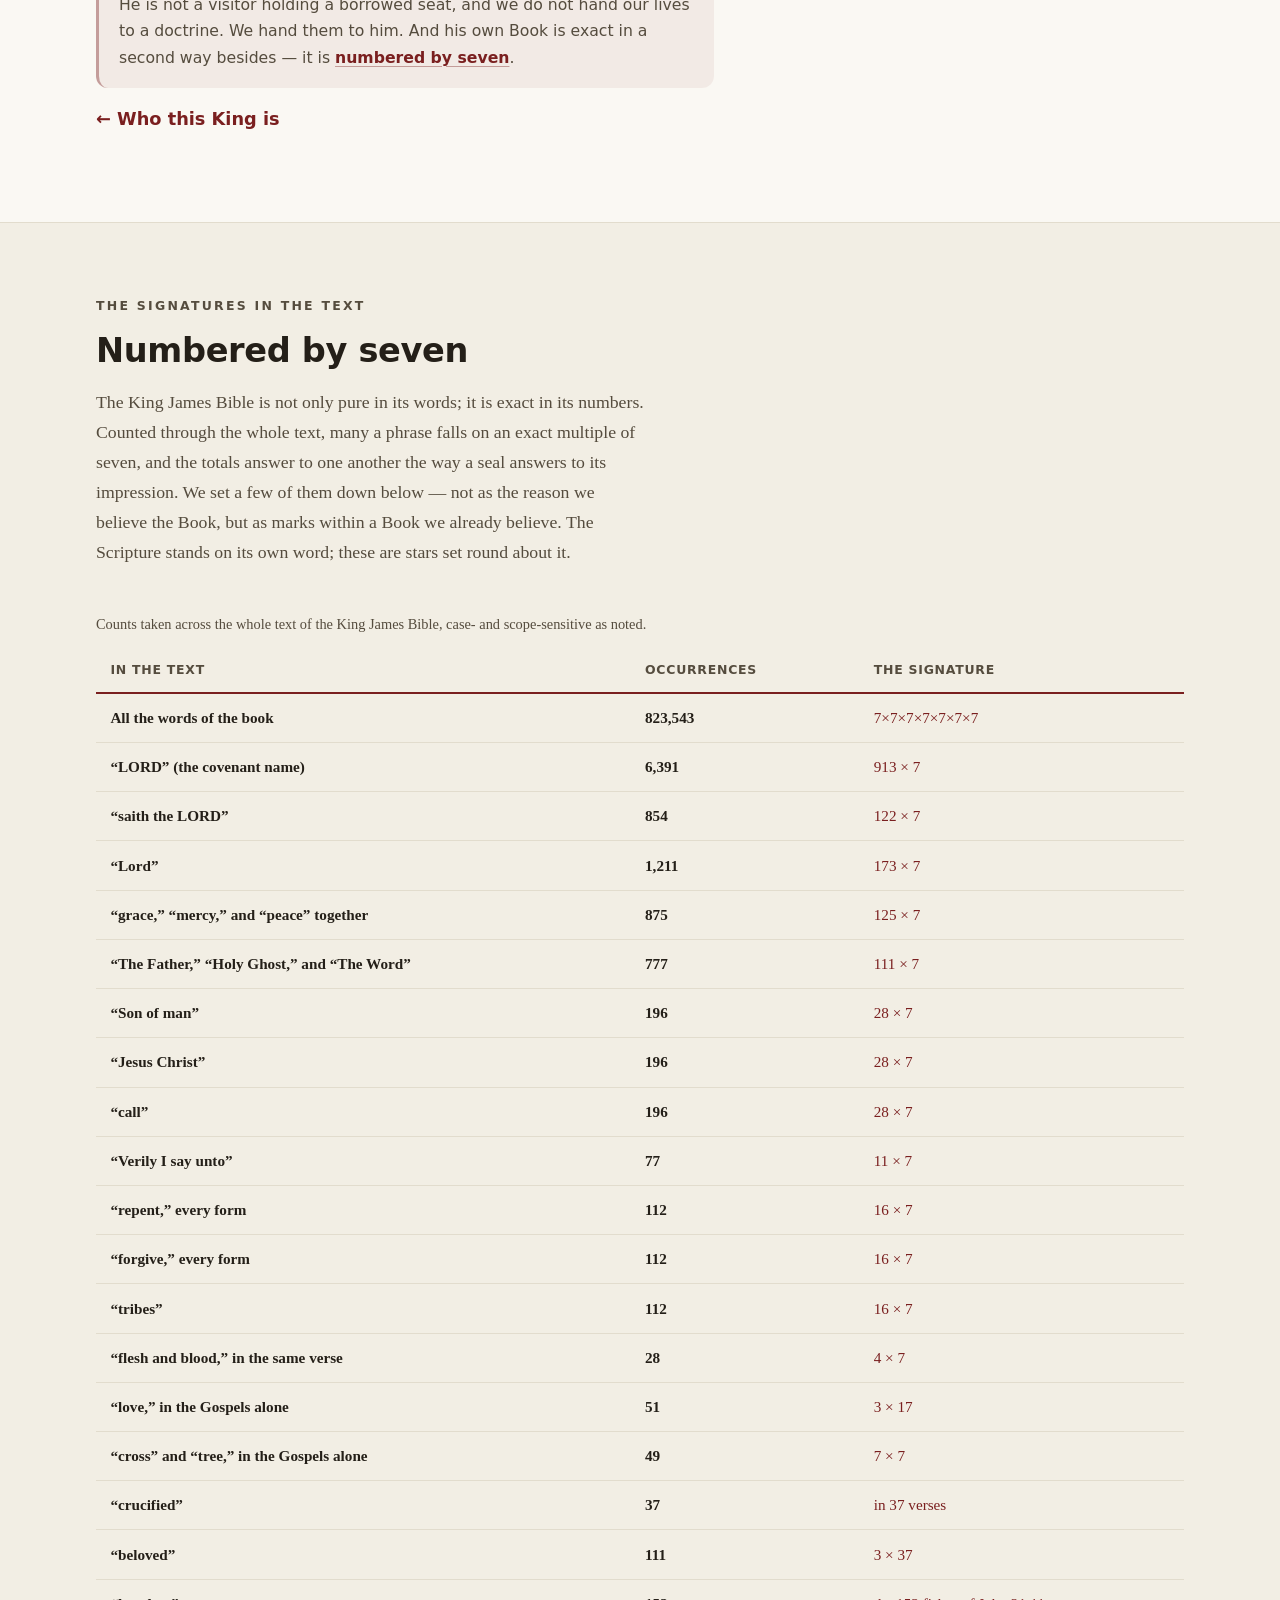
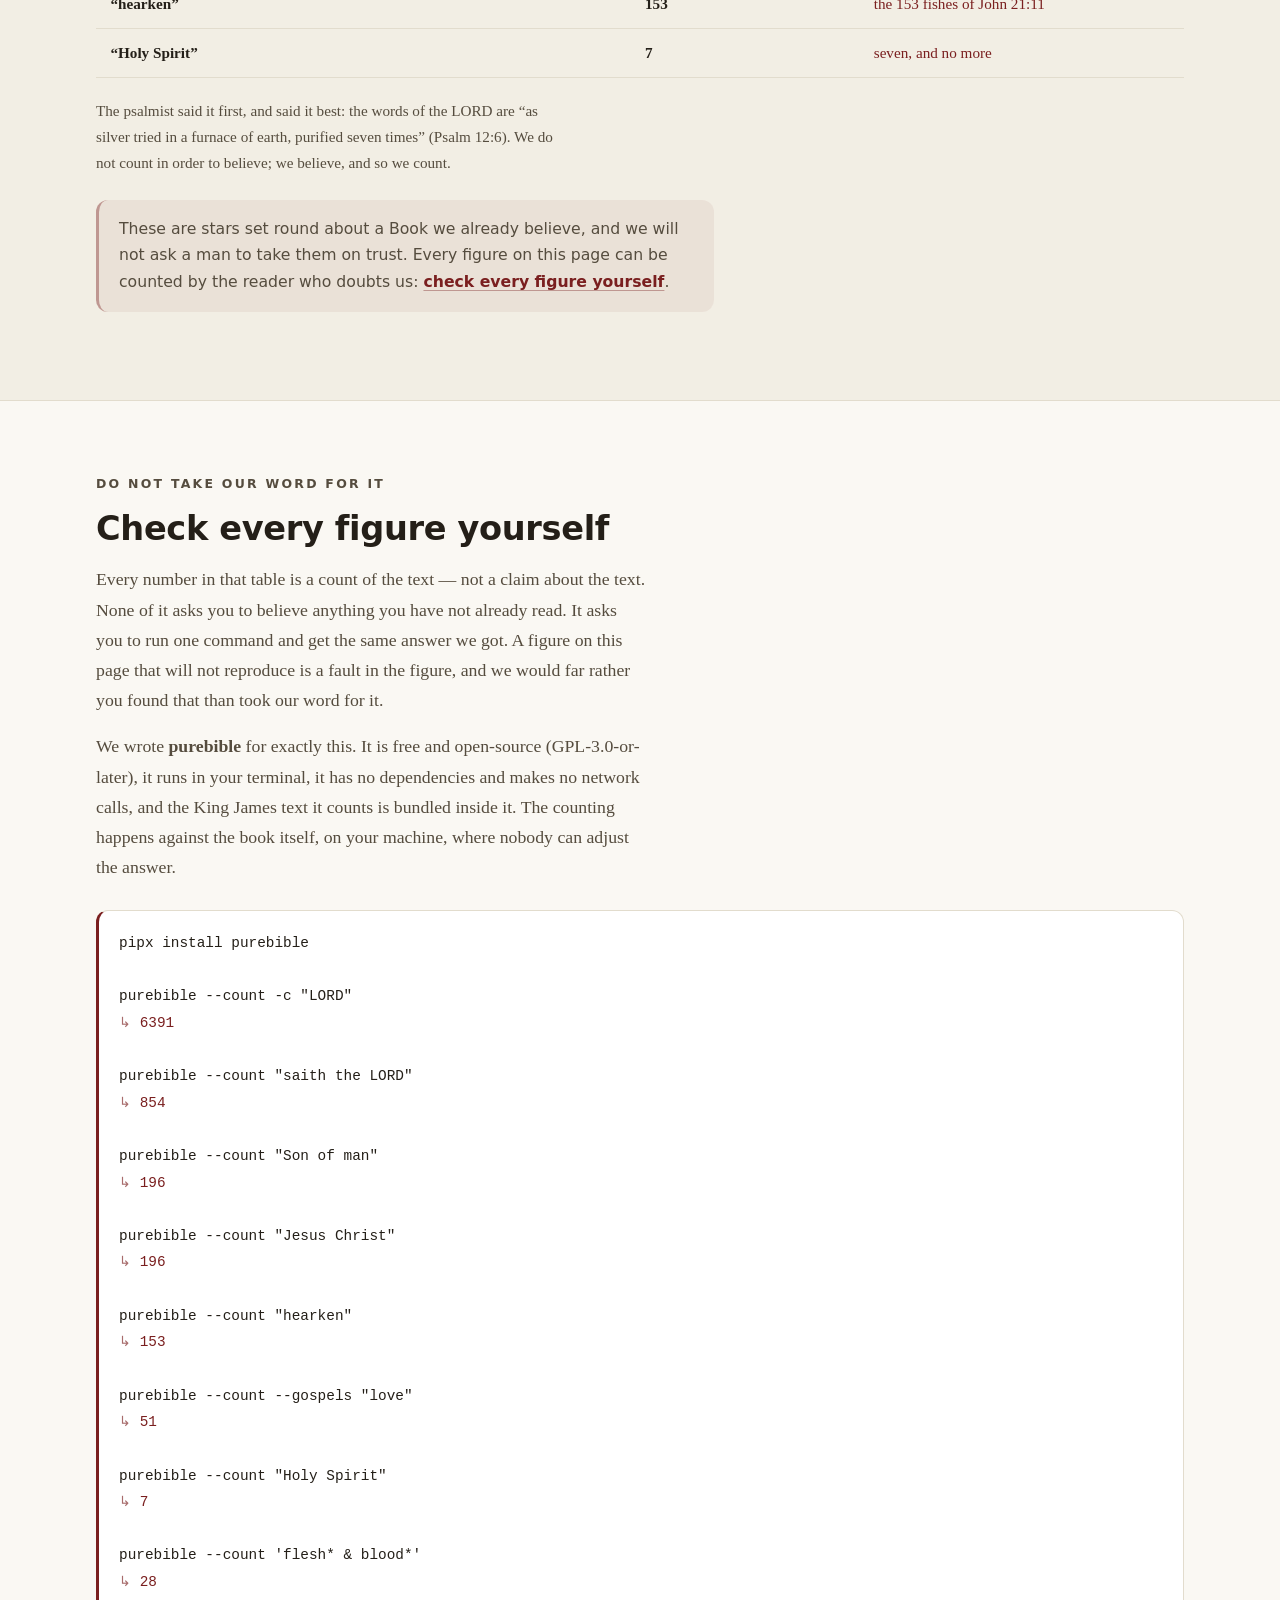
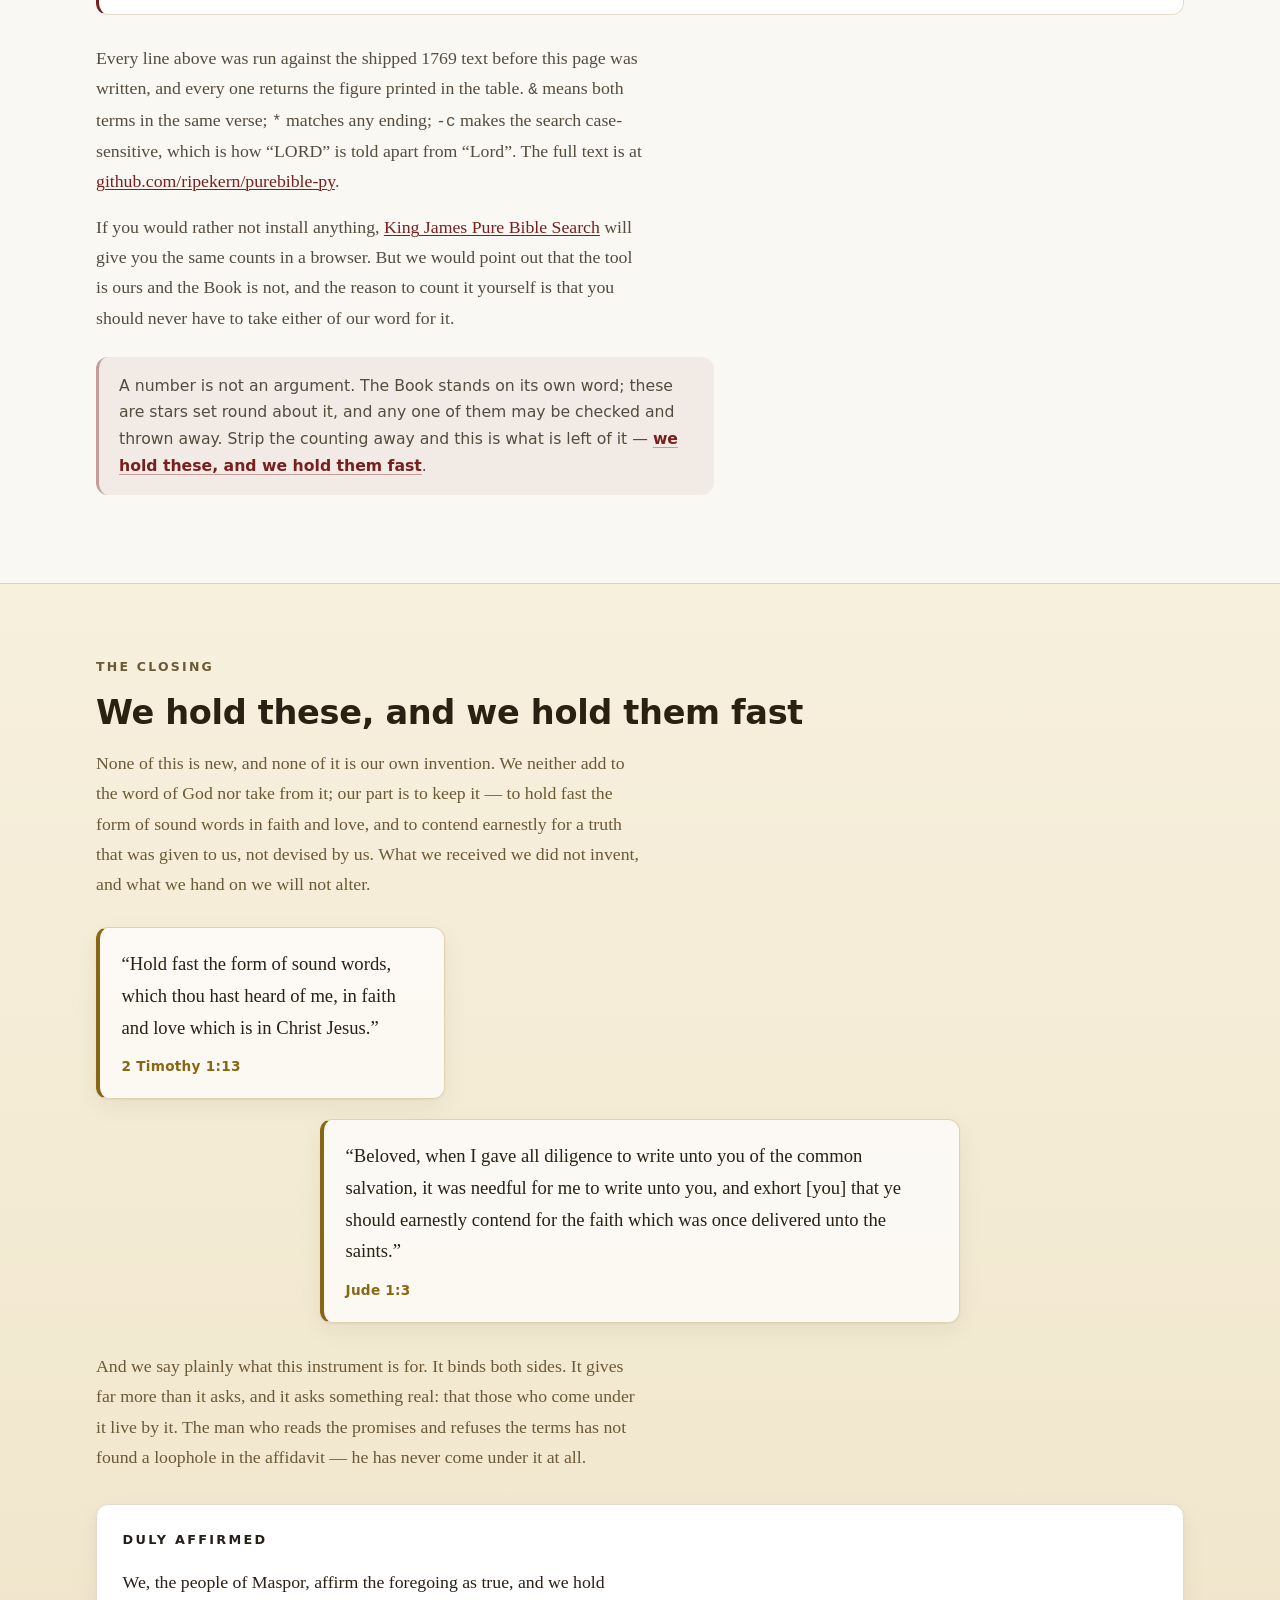
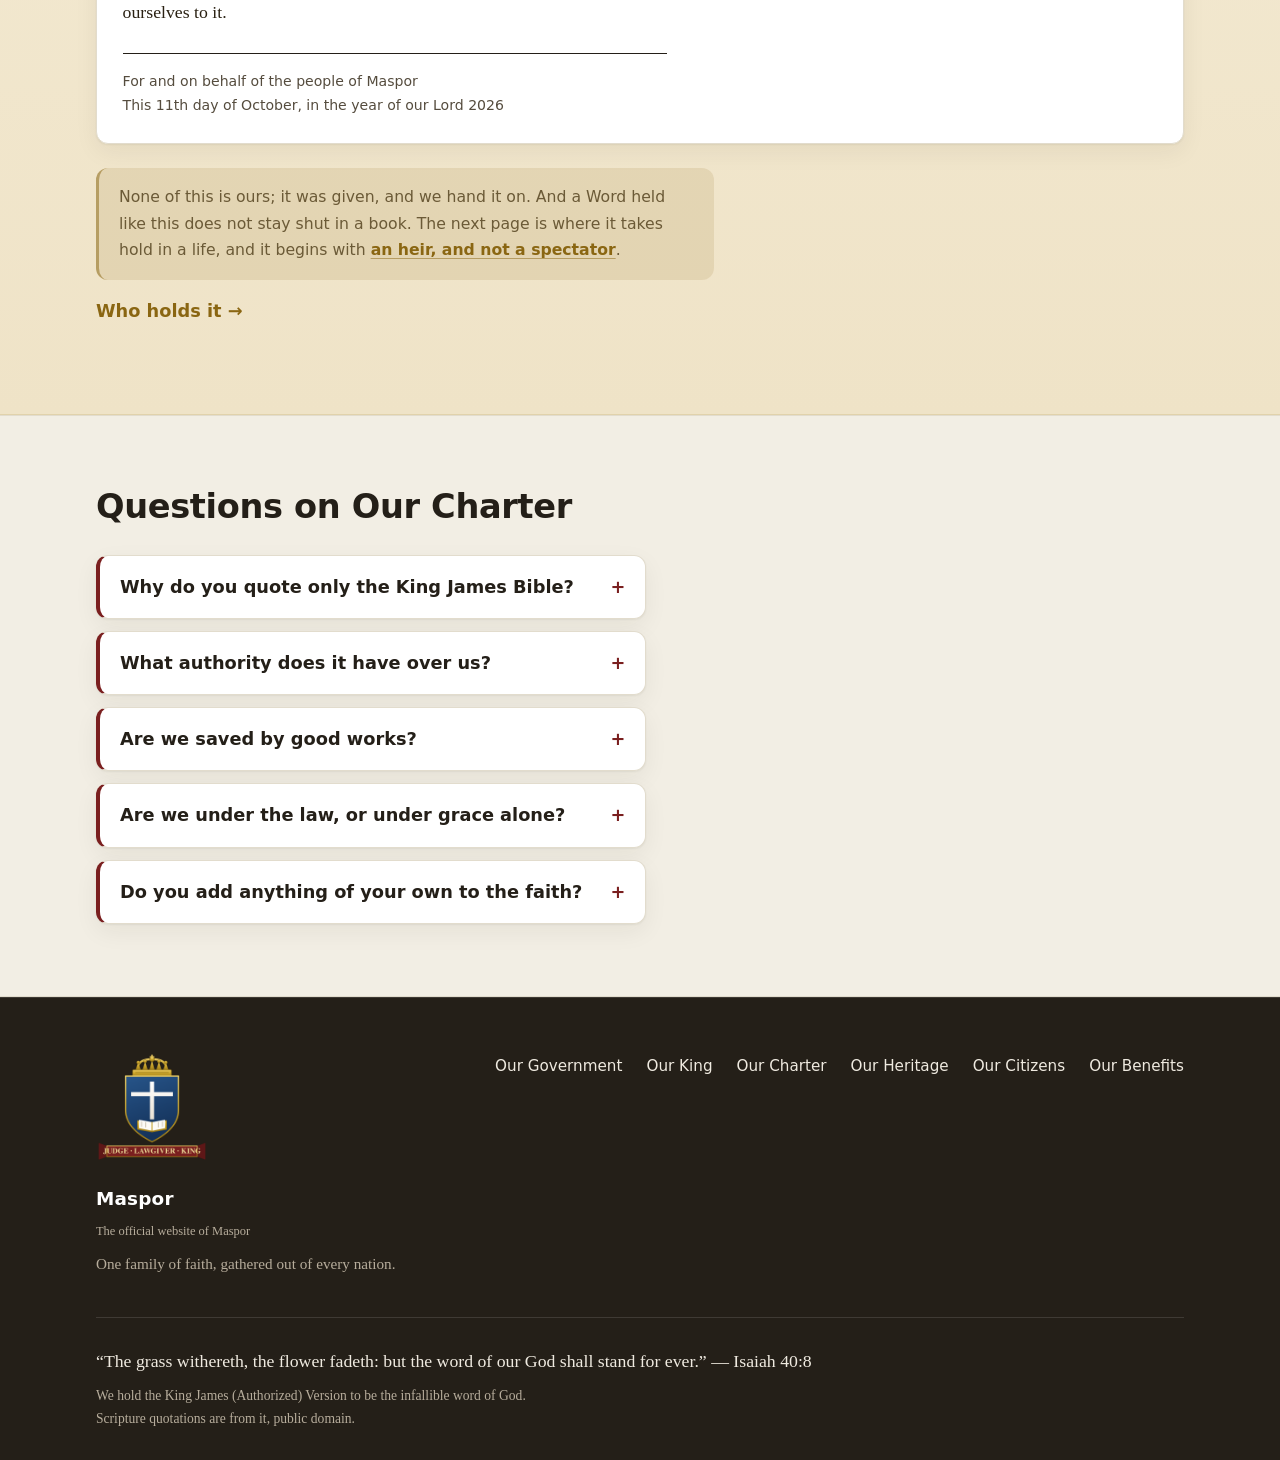
<file: charter.html>
<!DOCTYPE html>
<html lang="en">
<head>
  <meta charset="utf-8">
  <meta name="viewport" content="width=device-width, initial-scale=1">
  <title>Our Charter &mdash; Maspor</title>
  <meta name="description" content="Our Charter, affirmed: we hold the King James Bible to be the infallible word of God. The claim, the witnesses, and the showing that the witnesses are competent to testify.">
  <link rel="icon" href="favicon.ico" sizes="any">
  <link rel="icon" type="image/png" href="favicon.png" sizes="192x192">
  <link rel="apple-touch-icon" href="apple-touch-icon.png">
  <link rel="stylesheet" href="css/style.css">
  <script src="js/theme.js" defer></script>
</head>
<body>
  <a class="skip-link" href="#main">Skip to content</a>

  <header class="site-header">
    <div class="wrap header-inner">
      <a class="brand" href="index.html">
        <span class="brand-mark" aria-hidden="true">&#10013;</span>
        <span class="brand-text">
          <span class="brand-name">Maspor</span>
          <span class="brand-tagline">The official website of Maspor</span>
        </span>
      </a>
      <nav class="site-nav" aria-label="Primary">
        <ul>
          <li><a href="index.html">Our Government</a></li>
          <li><a href="king.html">Our King</a></li>
          <li><a href="charter.html" class="active" aria-current="page">Our Charter</a></li>
          <li><a href="heritage.html">Our Heritage</a></li>
          <li><a href="citizenship.html">Our Citizens</a></li>
          <li><a href="benefits.html">Our Benefits</a></li>
        </ul>
      </nav>

    </div>
  </header>

  <main id="main">
    <section class="page-head">
      <div class="wrap">
        <p class="eyebrow">Our Charter</p>
        <h1>An affidavit of what we hold</h1>
        <p class="lead">
          We, the people of Maspor, do affirm and set down what we believe. We set it down as a
          claim and not as a preference, because a claim can be tested and a preference cannot.
          What follows is the whole of it &mdash; the thing affirmed, the witnesses produced, and the
          showing that those witnesses are competent to testify.
        </p>
      </div>
    </section>

    <section class="banner">
      <div class="wrap">
        <picture>
          <source type="image/avif" srcset="images/numa-giving-the-laws-to-the-romans-480.avif 480w, images/numa-giving-the-laws-to-the-romans-960.avif 960w" sizes="(min-width: 1152px) 1088px, 95vw">
          <source type="image/webp" srcset="images/numa-giving-the-laws-to-the-romans-480.webp 480w, images/numa-giving-the-laws-to-the-romans-960.webp 960w" sizes="(min-width: 1152px) 1088px, 95vw">
          <img class="banner-img" src="images/numa-giving-the-laws-to-the-romans.jpg" width="1280" height="720"
            alt="A crowned king on a step hands written tablets down to a kneeling citizen, while at the right another figure sets a laurel wreath on a young man's head." loading="eager" fetchpriority="high" decoding="async">
        </picture>
      </div>
    </section>

    <section class="section" id="word">
      <div class="wrap">
        <p class="aff-number">&#182;&nbsp;1</p>
        <h2>The thing affirmed</h2>
        <figure class="section-art">
          <picture>
            <source type="image/avif" srcset="images/book-cover-for-the-bible-480.avif 480w, images/book-cover-for-the-bible-960.avif 960w" sizes="(min-width: 1152px) 681px, 95vw">
            <source type="image/webp" srcset="images/book-cover-for-the-bible-480.webp 480w, images/book-cover-for-the-bible-960.webp 960w" sizes="(min-width: 1152px) 681px, 95vw">
            <img src="images/book-cover-for-the-bible.jpg" width="1000" height="705"
              alt="A richly tooled book cover in gilt leather, patterned with leaves and berries." loading="lazy" decoding="async">
          </picture>
          <figcaption>Book Cover for the Holy Bible &mdash; England, 16th century</figcaption>
        </figure>
        <p>
          We affirm that the King James (Authorized) Version is the infallible word of God in the
          English tongue. Not a translation of a translation, and not a summary of something older
          &mdash; the word itself, given by inspiration, pure in every word, and standing when
          everything else has gone. We do not revise it. We do not improve it. We hand it on.
        </p>
        <p>
          That is the claim. Everything after this paragraph exists to support it, and if any part of
          the support fails, we would rather be corrected than comforted.
        </p>
        <p class="note">
          That is the claim, and we make no exception to it. A claim is worth exactly what its
          witnesses are worth, so here they are:
          <span class="carry">the witnesses produced</span>.
        </p>
      </div>
    </section>

    <section class="section section-alt" id="witnesses">
      <div class="wrap">
        <p class="aff-number">&#182;&nbsp;2</p>
        <h2>The witnesses produced</h2>
        <figure class="section-art">
          <picture>
            <source type="image/avif" srcset="images/kjv-1611-title-page-480.avif 480w, images/kjv-1611-title-page-960.avif 960w" sizes="(min-width: 1152px) 310px, 95vw">
            <source type="image/webp" srcset="images/kjv-1611-title-page-480.webp 480w, images/kjv-1611-title-page-960.webp 960w" sizes="(min-width: 1152px) 310px, 95vw">
            <img src="images/kjv-1611-title-page.jpg" width="639" height="1000"
              alt="The engraved title page of the King James Bible, first edition: the title in English on a central panel, Moses and Aaron as the flanking pillars, the twelve apostles above, and the four Evangelists in the corners." loading="lazy" decoding="async">
          </picture>
          <figcaption>The King James Bible, title page of the first edition &mdash; Robert Barker, London, 1611</figcaption>
        </figure>
        <p>
          The Book is its own witness to this, and it speaks in its own words. We produce it
          whole, we do not add to it, and we take none of it out. Each of the following is a witness
          that the text is what we say it is.
        </p>
        <div class="verses">
          <blockquote class="verse-wide">
            <p>&ldquo;All scripture [is] given by inspiration of God, and [is] profitable for doctrine, for reproof, for correction, for instruction in righteousness.&rdquo;</p>
            <cite>2 Timothy 3:16</cite>
          </blockquote>
          <blockquote>
            <p>&ldquo;The words of the LORD [are] pure words: [as] silver tried in a furnace of earth, purified seven times.&rdquo;</p>
            <cite>Psalm 12:6</cite>
          </blockquote>
          <blockquote>
            <p>&ldquo;Thou shalt keep them, O LORD, thou shalt preserve them from this generation for ever.&rdquo;</p>
            <cite>Psalm 12:7</cite>
          </blockquote>
          <blockquote>
            <p>&ldquo;Every word of God [is] pure: he [is] a shield unto them that put their trust in him.&rdquo;</p>
            <cite>Proverbs 30:5</cite>
          </blockquote>
          <blockquote>
            <p>&ldquo;Thy word [is] true [from] the beginning: and every one of thy righteous judgments [endureth] for ever.&rdquo;</p>
            <cite>Psalm 119:160</cite>
          </blockquote>
          <blockquote>
            <p>&ldquo;Heaven and earth shall pass away, but my words shall not pass away.&rdquo;</p>
            <cite>Matthew 24:35</cite>
          </blockquote>
        </div>
        <p class="note">
          Six witnesses, and not one of them ours. They are quoted as they stand &mdash; and a
          witness is worth exactly what its competence is worth, which is
          <span class="carry">that the witnesses are competent</span>.
        </p>
      </div>
    </section>

    <section class="section" id="competence">
      <div class="wrap">
        <p class="aff-number">&#182;&nbsp;3</p>
        <h2>That the witnesses are competent</h2>
        <p>
          A witness is worth exactly what its competence is worth, and a claim proved by an
          incompetent witness is no claim at all. We do not assume our own witnesses are good. We
          show four things about them, and a reader who is not satisfied with any one of the four
          has only to reject this affidavit.
        </p>
        <div class="aff-parts">
          <h3>(a)&nbsp; They speak for the Author</h3>
          <p>
            They are not witnesses to the Book from outside it. They are the Book's own testimony,
            and they name their author: all scripture is given by inspiration of God (2 Timothy
            3:16). We are not asking anyone to take our word, or a council's word, or a tradition's
            word. We are asking them to hear the Author describe his own handiwork.
          </p>

          <h3>(b)&nbsp; They meet the standard the Book itself sets</h3>
          <p>
            The Book legislates evidence, and we do not appeal above its own rule. One witness
            shall not establish a matter; two or three shall. Against that standard we offer six,
            and they are not six of a kind &mdash; they speak from different books, centuries apart,
            on different subjects, and none of them was written to flatter us.
          </p>
          <div class="verses">
            <blockquote class="verse-wide">
              <p>&ldquo;One witness shall not rise up against a man for any iniquity, or for any sin, in any sin that he sinneth: at the mouth of two witnesses, or at the mouth of three witnesses, shall the matter be established.&rdquo;</p>
              <cite>Deuteronomy 19:15</cite>
            </blockquote>
          </div>

          <h3>(c)&nbsp; They can be produced, and tested, by anyone</h3>
          <p>
            An exhibit that cannot be produced at the hearing is worth very little. This one can be.
            The King James text is printed, published, out of copyright, and searchable word by word,
            clause by clause, by any person who wants to check us &mdash; and we have gone further than
            that. We have put our own counting tool into the public and free, so that the figures we
            print further down this page are not figures you have to take on our word. There is no
            keeper of the original who issues summaries to the few. The original is the text, and it
            is in your hand.
          </p>

          <h3>(d)&nbsp; The test is the word, and it addresses the reader</h3>
          <p>
            We do not submit to a standard we chose. To the law and to the testimony: if they speak
            not according to this word, it is because there is no light in them. That is the standard
            we are held to, and we accept it. And the Book does not leave the reader a bystander
            &mdash; it addresses him directly, and tells him he knows.
          </p>
          <div class="verses">
            <blockquote class="verse-wide">
              <p>&ldquo;To the law and to the testimony: if they speak not according to this word, [it] [is] because [there] [is] no light in them.&rdquo;</p>
              <cite>Isaiah 8:20</cite>
            </blockquote>
            <blockquote>
              <p>&ldquo;But ye have an unction from the Holy One, and ye know all things.&rdquo;</p>
              <cite>1 John 2:20</cite>
            </blockquote>
          </div>
        </div>
        <p class="note">
          If the witnesses are competent, the claim stands. We think they are. It is not our
          confidence that carries it &mdash; it is theirs. And it follows out of their own testimony
          that <span class="carry">there is but one Lawgiver, and his law stands</span>.
        </p>
      </div>
    </section>

    <section class="section section-alt" id="lawgiver">
      <div class="wrap">
        <p class="aff-number">&#182;&nbsp;4</p>
        <h2>There is but one Lawgiver, and his law stands</h2>
        <p>
          We further affirm that every throne, and every law made by men, answers to a single
          authority. He who created all things alone has the right to make law, and having made it,
          he alone upholds it. There is no second lawgiver &mdash; not in heaven, and not upon any
          throne among men. And his law is not an idea, nor a counsel, nor one rule among many: it
          is his own word, given by inspiration, unalterable, and the standard by which every other
          claim to authority is measured.
        </p>
        <div class="verses">
          <blockquote class="verse-wide">
            <p>&ldquo;Ye shall not add unto the word which I command you, neither shall ye diminish [ought] from it, that ye may keep the commandments of the LORD your God which I command you.&rdquo;</p>
            <cite>Deuteronomy 4:2</cite>
          </blockquote>
          <blockquote>
            <p>&ldquo;Think not that I am come to destroy the law, or the prophets: I am not come to destroy, but to fulfil.&rdquo;</p>
            <cite>Matthew 5:17</cite>
          </blockquote>
          <blockquote>
            <p>&ldquo;For verily I say unto you, Till heaven and earth pass, one jot or one tittle shall in no wise pass from the law, till all be fulfilled.&rdquo;</p>
            <cite>Matthew 5:18</cite>
          </blockquote>
          <blockquote>
            <p>&ldquo;If ye fulfil the royal law according to the scripture, Thou shalt love thy neighbour as thyself, ye do well:&rdquo;</p>
            <cite>James 2:8</cite>
          </blockquote>
          <blockquote>
            <p>&ldquo;And his commandments are not grievous.&rdquo;</p>
            <cite>1 John 5:3</cite>
          </blockquote>
        </div>
        <p class="note">
          No second lawgiver, in heaven or upon any throne among men; every other claim to
          authority is measured by his word. And the Person who stands behind that word is the
          one we <span class="carry">confess Jesus Christ, who made all things</span>.
        </p>
      </div>
    </section>

    <section class="section" id="confession">
      <div class="wrap">
        <p class="aff-number">&#182;&nbsp;5</p>
        <h2>We confess Jesus Christ, who made all things</h2>
        <p>
          We further affirm, and set down the Person in whom all the above is summed up. He is not
          a visitor holding a borrowed seat. Everything that was made was made by him and for him,
          and it is he who holds all things together this hour &mdash; not by a decision he once took
          and then handed to another, but by the word of his power, which never tires and never has
          to be renewed. We confess him as Lord, and we hand our lives to him.
        </p>
        <div class="verses">
          <blockquote class="verse-wide">
            <p>&ldquo;For by him were all things created, that are in heaven, and that are in earth, visible and invisible, whether [they] [be] thrones, or dominions, or principalities, or powers: all things were created by him, and for him: And he is before all things, and by him all things consist.&rdquo;</p>
            <cite>Colossians 1:16&ndash;17</cite>
          </blockquote>
          <blockquote class="verse-wide">
            <p>&ldquo;And Jesus came and spake unto them, saying, All power is given unto me in heaven and in earth:&rdquo;</p>
            <cite>Matthew 28:18</cite>
          </blockquote>
          <blockquote class="verse-wide">
            <p>&ldquo;I saw in the night visions, and, behold, [one] like the Son of man came with the clouds of heaven, and came to the Ancient of days, and they brought him near before him. And there was given him dominion, and glory, and a kingdom, that all people, nations, and languages, should serve him: his dominion [is] an everlasting dominion, which shall not pass away, and his kingdom [that] which shall not be destroyed.&rdquo;</p>
            <cite>Daniel 7:13&ndash;14</cite>
          </blockquote>
        </div>
        <p class="note">
          He is not a visitor holding a borrowed seat, and we do not hand our lives to a
          doctrine. We hand them to him. And his own Book is exact in a second way besides
          &mdash; it is <span class="carry">numbered by seven</span>.
        </p>
        <p><a class="link-more" href="king.html">&larr; Who this King is</a></p>
      </div>
    </section>

    <section class="section section-alt" id="signatures">
      <div class="wrap">
        <p class="eyebrow">The signatures in the text</p>
        <h2>Numbered by seven</h2>
        <p>
          The King James Bible is not only pure in its words; it is exact in its numbers. Counted
          through the whole text, many a phrase falls on an exact multiple of seven, and the
          totals answer to one another the way a seal answers to its impression. We set a few of
          them down below &mdash; not as the reason we believe the Book, but as marks within a Book
          we already believe. The Scripture stands on its own word; these are stars set round about
          it.
        </p>
        <div class="table-scroll">
        <table class="signature-table">
          <caption>Counts taken across the whole text of the King James Bible, case- and scope-sensitive as noted.</caption>
          <thead>
            <tr>
              <th scope="col">In the text</th>
              <th scope="col">Occurrences</th>
              <th scope="col">The signature</th>
            </tr>
          </thead>
          <tbody>
            <tr>
              <th scope="row">All the words of the book</th>
              <td class="sig-count" data-label="Occurrences">823,543</td>
              <td class="sig-mark" data-label="The signature">7&#215;7&#215;7&#215;7&#215;7&#215;7&#215;7</td>
            </tr>
            <tr>
              <th scope="row">&ldquo;LORD&rdquo; (the covenant name)</th>
              <td class="sig-count" data-label="Occurrences">6,391</td>
              <td class="sig-mark" data-label="The signature">913 &#215; 7</td>
            </tr>
            <tr>
              <th scope="row">&ldquo;saith the LORD&rdquo;</th>
              <td class="sig-count" data-label="Occurrences">854</td>
              <td class="sig-mark" data-label="The signature">122 &#215; 7</td>
            </tr>
            <tr>
              <th scope="row">&ldquo;Lord&rdquo;</th>
              <td class="sig-count" data-label="Occurrences">1,211</td>
              <td class="sig-mark" data-label="The signature">173 &#215; 7</td>
            </tr>
            <tr>
              <th scope="row">&ldquo;grace,&rdquo; &ldquo;mercy,&rdquo; and &ldquo;peace&rdquo; together</th>
              <td class="sig-count" data-label="Occurrences">875</td>
              <td class="sig-mark" data-label="The signature">125 &#215; 7</td>
            </tr>
            <tr>
              <th scope="row">&ldquo;The Father,&rdquo; &ldquo;Holy Ghost,&rdquo; and &ldquo;The Word&rdquo;</th>
              <td class="sig-count" data-label="Occurrences">777</td>
              <td class="sig-mark" data-label="The signature">111 &#215; 7</td>
            </tr>
            <tr>
              <th scope="row">&ldquo;Son of man&rdquo;</th>
              <td class="sig-count" data-label="Occurrences">196</td>
              <td class="sig-mark" data-label="The signature">28 &#215; 7</td>
            </tr>
            <tr>
              <th scope="row">&ldquo;Jesus Christ&rdquo;</th>
              <td class="sig-count" data-label="Occurrences">196</td>
              <td class="sig-mark" data-label="The signature">28 &#215; 7</td>
            </tr>
            <tr>
              <th scope="row">&ldquo;call&rdquo;</th>
              <td class="sig-count" data-label="Occurrences">196</td>
              <td class="sig-mark" data-label="The signature">28 &#215; 7</td>
            </tr>
            <tr>
              <th scope="row">&ldquo;Verily I say unto&rdquo;</th>
              <td class="sig-count" data-label="Occurrences">77</td>
              <td class="sig-mark" data-label="The signature">11 &#215; 7</td>
            </tr>
            <tr>
              <th scope="row">&ldquo;repent,&rdquo; every form</th>
              <td class="sig-count" data-label="Occurrences">112</td>
              <td class="sig-mark" data-label="The signature">16 &#215; 7</td>
            </tr>
            <tr>
              <th scope="row">&ldquo;forgive,&rdquo; every form</th>
              <td class="sig-count" data-label="Occurrences">112</td>
              <td class="sig-mark" data-label="The signature">16 &#215; 7</td>
            </tr>
            <tr>
              <th scope="row">&ldquo;tribes&rdquo;</th>
              <td class="sig-count" data-label="Occurrences">112</td>
              <td class="sig-mark" data-label="The signature">16 &#215; 7</td>
            </tr>
            <tr>
              <th scope="row">&ldquo;flesh and blood,&rdquo; in the same verse</th>
              <td class="sig-count" data-label="Occurrences">28</td>
              <td class="sig-mark" data-label="The signature">4 &#215; 7</td>
            </tr>
            <tr>
              <th scope="row">&ldquo;love,&rdquo; in the Gospels alone</th>
              <td class="sig-count" data-label="Occurrences">51</td>
              <td class="sig-mark" data-label="The signature">3 &#215; 17</td>
            </tr>
            <tr>
              <th scope="row">&ldquo;cross&rdquo; and &ldquo;tree,&rdquo; in the Gospels alone</th>
              <td class="sig-count" data-label="Occurrences">49</td>
              <td class="sig-mark" data-label="The signature">7 &#215; 7</td>
            </tr>
            <tr>
              <th scope="row">&ldquo;crucified&rdquo;</th>
              <td class="sig-count" data-label="Occurrences">37</td>
              <td class="sig-mark" data-label="The signature">in 37 verses</td>
            </tr>
            <tr>
              <th scope="row">&ldquo;beloved&rdquo;</th>
              <td class="sig-count" data-label="Occurrences">111</td>
              <td class="sig-mark" data-label="The signature">3 &#215; 37</td>
            </tr>
            <tr>
              <th scope="row">&ldquo;hearken&rdquo;</th>
              <td class="sig-count" data-label="Occurrences">153</td>
              <td class="sig-mark" data-label="The signature">the 153 fishes of John 21:11</td>
            </tr>
            <tr>
              <th scope="row">&ldquo;Holy Spirit&rdquo;</th>
              <td class="sig-count" data-label="Occurrences">7</td>
              <td class="sig-mark" data-label="The signature">seven, and no more</td>
            </tr>
          </tbody>
        </table>
        </div>
        <p class="signature-note">
          The psalmist said it first, and said it best: the words of the LORD are &ldquo;as silver
          tried in a furnace of earth, purified seven times&rdquo; (Psalm 12:6). We do not count in
          order to believe; we believe, and so we count.
        </p>
        <p class="note">
          These are stars set round about a Book we already believe, and we will not ask a man
          to take them on trust. Every figure on this page can be counted by the reader who
          doubts us: <span class="carry">check every figure yourself</span>.
        </p>
      </div>
    </section>

    <section class="section" id="verify">
      <div class="wrap">
        <p class="eyebrow">Do not take our word for it</p>
        <h2>Check every figure yourself</h2>
        <p>
          Every number in that table is a count of the text &mdash; not a claim about the text. None
          of it asks you to believe anything you have not already read. It asks you to run one
          command and get the same answer we got. A figure on this page that will not reproduce is
          a fault in the figure, and we would far rather you found that than took our word for it.
        </p>
        <p>
          We wrote <strong>purebible</strong> for exactly this. It is free and open-source
          (GPL-3.0-or-later), it runs in your terminal, it has no dependencies and makes no network
          calls, and the King James text it counts is bundled inside it. The counting happens
          against the book itself, on your machine, where nobody can adjust the answer.
        </p>
        <pre class="command"><code>pipx install purebible

purebible --count -c "LORD"
<span class="cmd-out">6391</span>
purebible --count "saith the LORD"
<span class="cmd-out">854</span>
purebible --count "Son of man"
<span class="cmd-out">196</span>
purebible --count "Jesus Christ"
<span class="cmd-out">196</span>
purebible --count "hearken"
<span class="cmd-out">153</span>
purebible --count --gospels "love"
<span class="cmd-out">51</span>
purebible --count "Holy Spirit"
<span class="cmd-out">7</span>
purebible --count 'flesh* &amp; blood*'
<span class="cmd-out">28</span></code></pre>
        <p>
          Every line above was run against the shipped 1769 text before this page was written, and
          every one returns the figure printed in the table. <code>&amp;</code> means both terms in
          the same verse; <code>*</code> matches any ending; <code>-c</code> makes the search
          case-sensitive, which is how &ldquo;LORD&rdquo; is told apart from &ldquo;Lord&rdquo;. The
          full text is at <a href="https://github.com/ripekern/purebible-py" rel="noopener">github.com/ripekern/purebible-py</a>.
        </p>
        <p>
          If you would rather not install anything,
          <a href="https://www.purebiblesearch.com/" rel="noopener">King James Pure Bible
          Search</a> will give you the same counts in a browser. But we would point out that the
          tool is ours and the Book is not, and the reason to count it yourself is that you should
          never have to take either of our word for it.
        </p>
        <p class="note">
          A number is not an argument. The Book stands on its own word; these are stars set
          round about it, and any one of them may be checked and thrown away. Strip the counting
          away and this is what is left of it &mdash;
          <span class="carry">we hold these, and we hold them fast</span>.
        </p>
      </div>
    </section>

    <section class="section royal" id="affirmed">
      <div class="wrap">
        <p class="eyebrow">The closing</p>
        <h2>We hold these, and we hold them fast</h2>
        <p>
          None of this is new, and none of it is our own invention. We neither add to the word of
          God nor take from it; our part is to keep it &mdash; to hold fast the form of sound words in
          faith and love, and to contend earnestly for a truth that was given to us, not devised by
          us. What we received we did not invent, and what we hand on we will not alter.
        </p>
        <div class="verses">
          <blockquote>
            <p>&ldquo;Hold fast the form of sound words, which thou hast heard of me, in faith and love which is in Christ Jesus.&rdquo;</p>
            <cite>2 Timothy 1:13</cite>
          </blockquote>
          <blockquote class="verse-wide">
            <p>&ldquo;Beloved, when I gave all diligence to write unto you of the common salvation, it was needful for me to write unto you, and exhort [you] that ye should earnestly contend for the faith which was once delivered unto the saints.&rdquo;</p>
            <cite>Jude 1:3</cite>
          </blockquote>
        </div>
        <p>
          And we say plainly what this instrument is for. It binds both sides. It gives far more
          than it asks, and it asks something real: that those who come under it live by it. The
          man who reads the promises and refuses the terms has not found a loophole in the
          affidavit &mdash; he has never come under it at all.
        </p>
        <div class="affirmation">
          <p class="affirmation-title">Duly affirmed</p>
          <p>
            We, the people of Maspor, affirm the foregoing as true, and we hold ourselves to it.
          </p>
          <p class="affirmation-rule"></p>
          <p class="affirmation-meta">
            For and on behalf of the people of Maspor<br>
            This 11th day of October, in the year of our Lord 2026
          </p>
        </div>
        <p class="note">
          None of this is ours; it was given, and we hand it on. And a Word held like this does
          not stay shut in a book. The next page is where it takes hold in a life, and it
          begins with <span class="carry">an heir, and not a spectator</span>.
        </p>
        <p><a class="link-more" href="heritage.html">Who holds it &rarr;</a></p>
      </div>
    </section>

    <section class="section section-alt faq">
      <div class="wrap">
        <h2>Questions on Our Charter</h2>
        <div class="faq-list">
          <details class="faq-item">
            <summary>Why do you quote only the King James Bible?</summary>
            <div class="faq-answer">
              <p>
                Because we hold it to be the infallible, preserved word of God in English, given by
                inspiration (2 Timothy 3:16) and preserved from this generation (Psalm 12:7). It is
                our standard for doctrine and practice, and we would rather quote it slowly than
                paraphrase it quickly.
              </p>
            </div>
          </details>
          <details class="faq-item">
            <summary>What authority does it have over us?</summary>
            <div class="faq-answer">
              <p>
                Full authority. It stands over every doctrine, every council, and every claim of
                men. Nothing may be added to it and nothing diminished from it (Deuteronomy 4:2),
                and heaven and earth shall pass away before one word of it does (Matthew 24:35).
              </p>
            </div>
          </details>
          <details class="faq-item">
            <summary>Are we saved by good works?</summary>
            <div class="faq-answer">
              <p>
                No. &ldquo;For by grace are ye saved through faith; and that not of yourselves: it is
                the gift of God: not of works, lest any man should boast.&rdquo; (Ephesians 2:8&ndash;9)
                &ldquo;Neither is there salvation in any other&rdquo; (Acts 4:12). But do not read that
                as meaning fruit does not matter &mdash; good works are the evidence of belonging, and
                Christ is explicit about those who never had any.
              </p>
            </div>
          </details>
          <details class="faq-item">
            <summary>Are we under the law, or under grace alone?</summary>
            <div class="faq-answer">
              <p>
                Grace saves us; the law still governs us. Paul means that no man can earn salvation
                by keeping the law. But the one who keeps it is the one the Lawgiver sent, and he
                said he was not come to destroy the law but to fulfil it (Matthew 5:17). His law is
                the royal law, and it is not grievous (1 John 5:3).
              </p>
            </div>
          </details>
          <details class="faq-item">
            <summary>Do you add anything of your own to the faith?</summary>
            <div class="faq-answer">
              <p>
                No. We hold the faith once delivered to the saints and we contend for it (Jude 1:3).
                If you find anything on this site that contradicts the Word, the Word stands and
                our page is wrong. Tell us, and we will take it down.
              </p>
            </div>
          </details>
        </div>
      </div>
    </section>
  </main>

  <footer class="site-footer">
    <div class="wrap footer-inner">
      <div class="footer-top">
        <div class="footer-brand">
          <img class="footer-seal" src="images/maspor-seal.png" alt="The arms of Maspor: a cross argent upon an open book, azure, beneath an open crown." width="256" height="256" loading="lazy" decoding="async">
          <p class="footer-title">Maspor</p>
          <p class="footer-official">The official website of Maspor</p>
          <p class="footer-tag">One family of faith, gathered out of every nation.</p>
        </div>
        <nav class="footer-nav" aria-label="Footer">
          <a href="index.html">Our Government</a>
          <a href="king.html">Our King</a>
          <a href="charter.html">Our Charter</a>
          <a href="heritage.html">Our Heritage</a>
          <a href="citizenship.html">Our Citizens</a>
          <a href="benefits.html">Our Benefits</a>
        </nav>
      </div>
      <div class="footer-bottom">
        <p class="footer-verse">&ldquo;The grass withereth, the flower fadeth: but the word of our God shall stand for ever.&rdquo; &mdash; Isaiah 40:8</p>
        <p class="footer-credit">We hold the King James (Authorized) Version to be the infallible word of God. Scripture quotations are from it, public domain.</p>
      </div>
    </div>
  </footer>
</body>
</html>
</file>
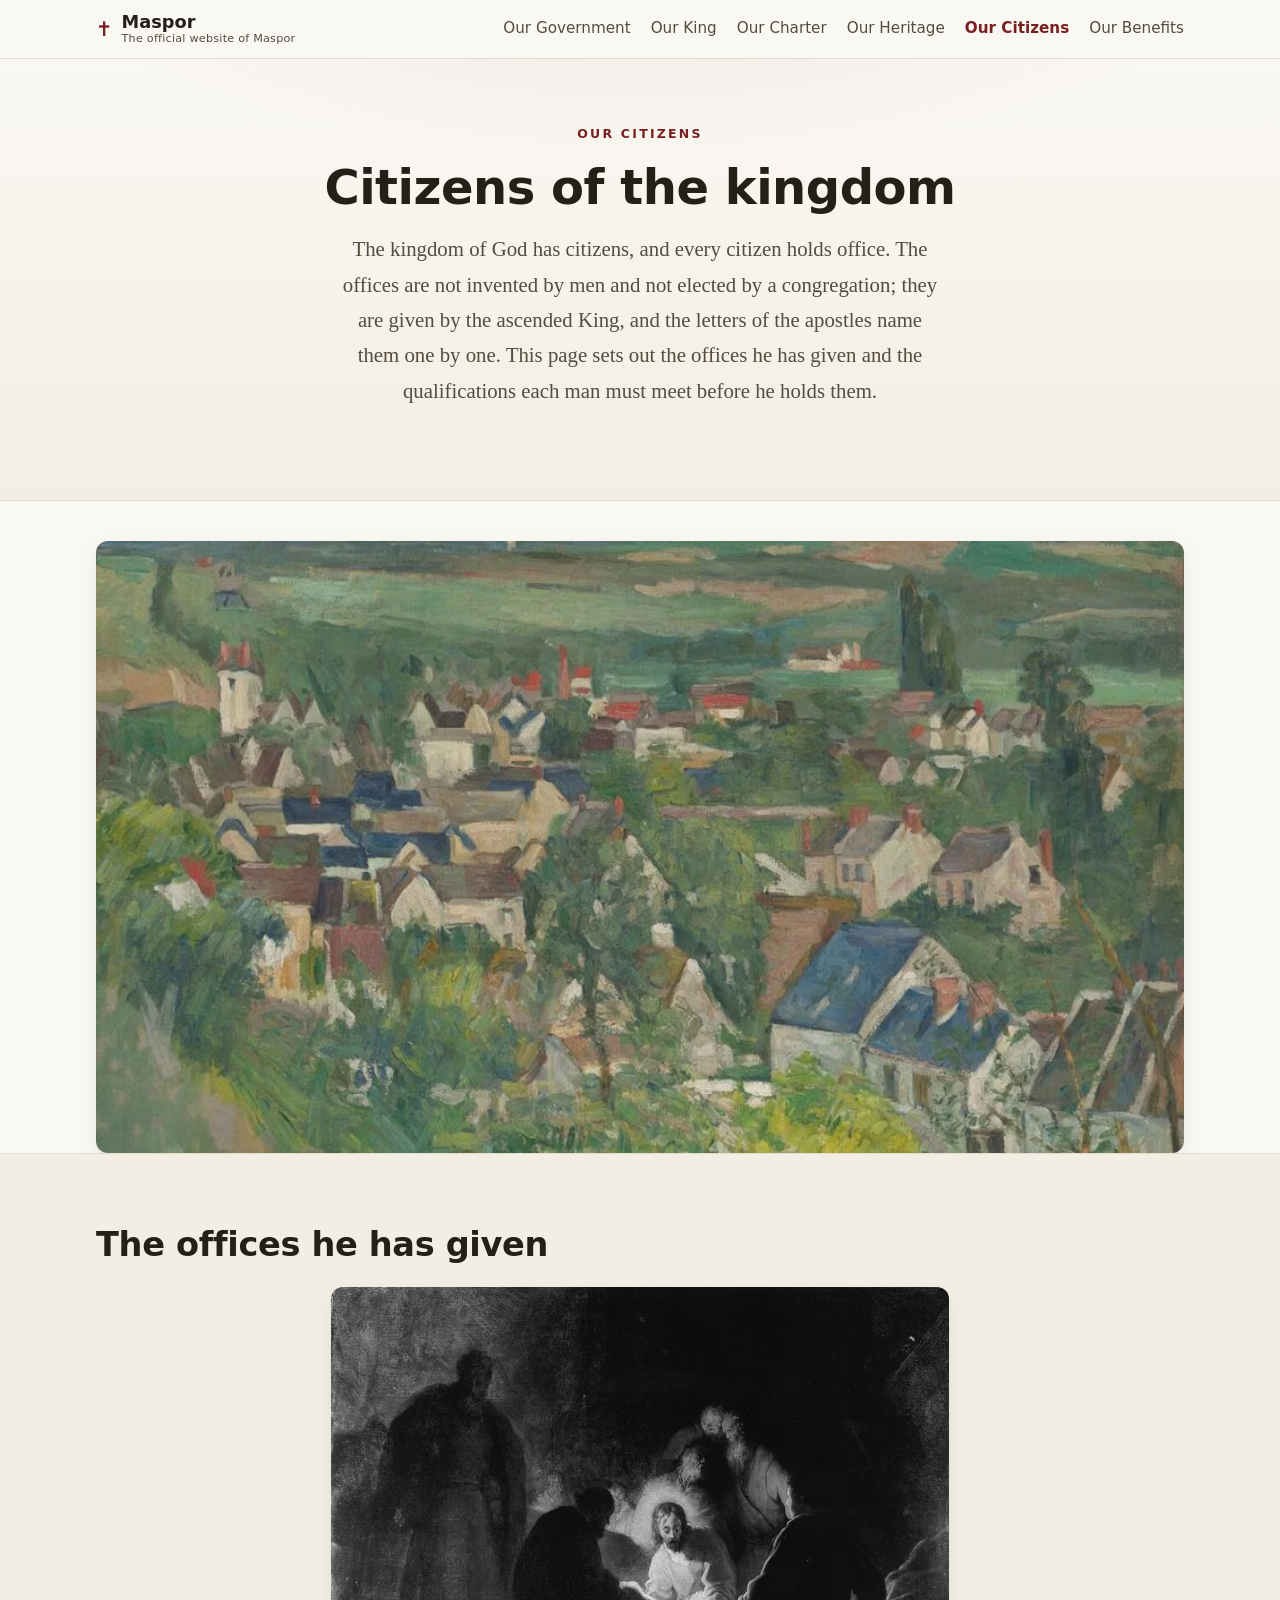
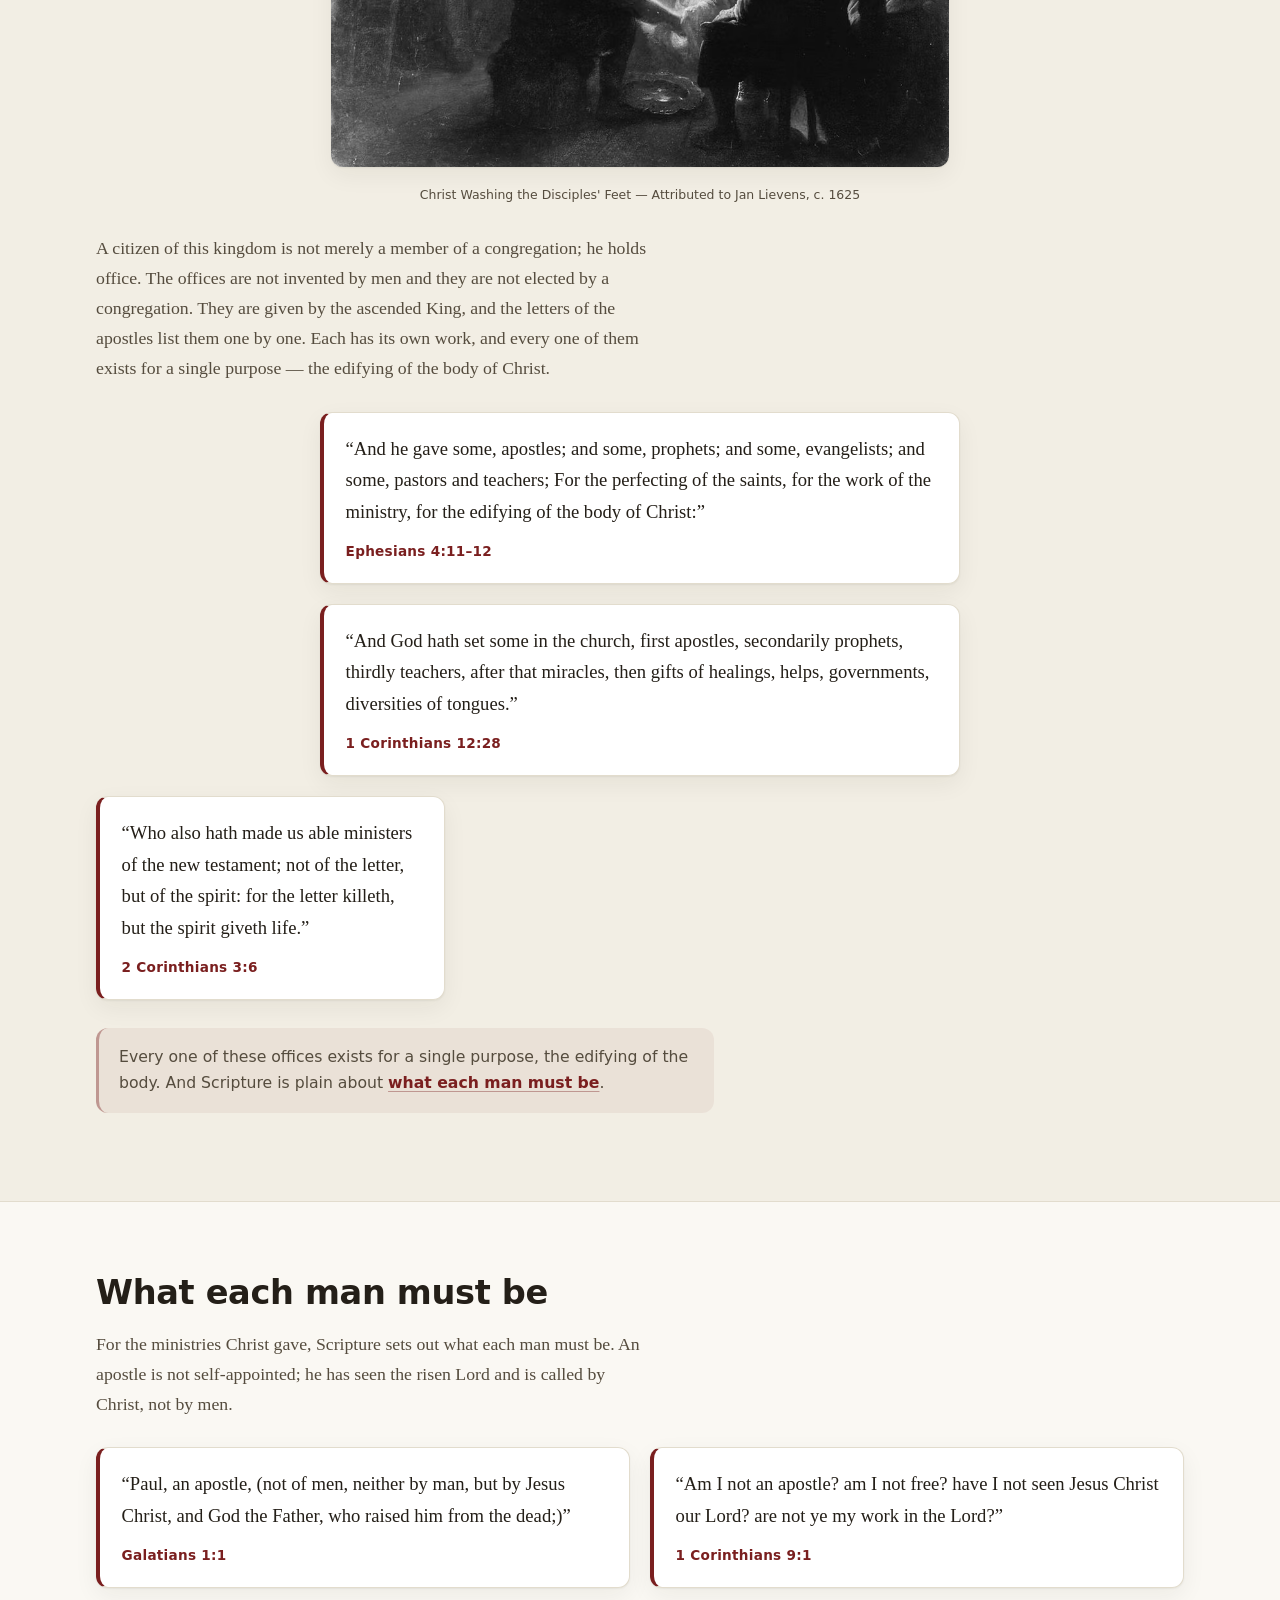
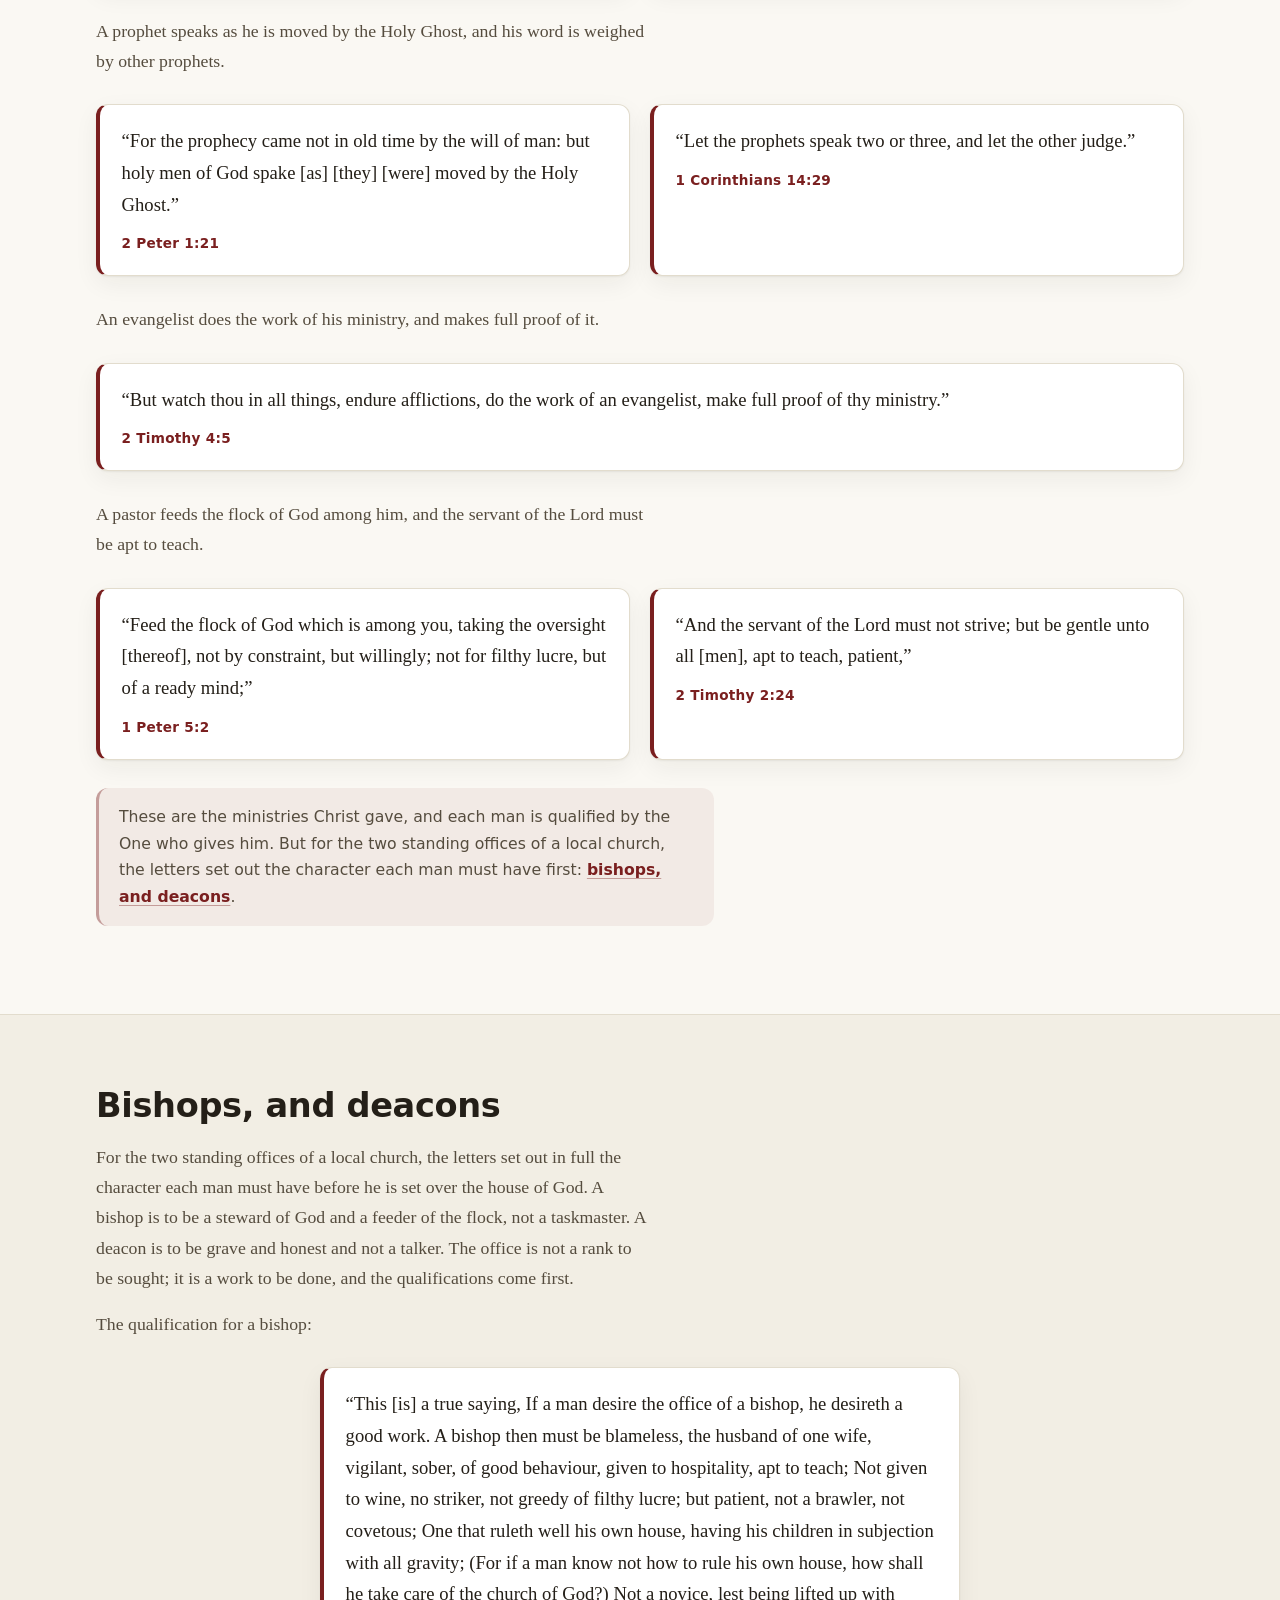
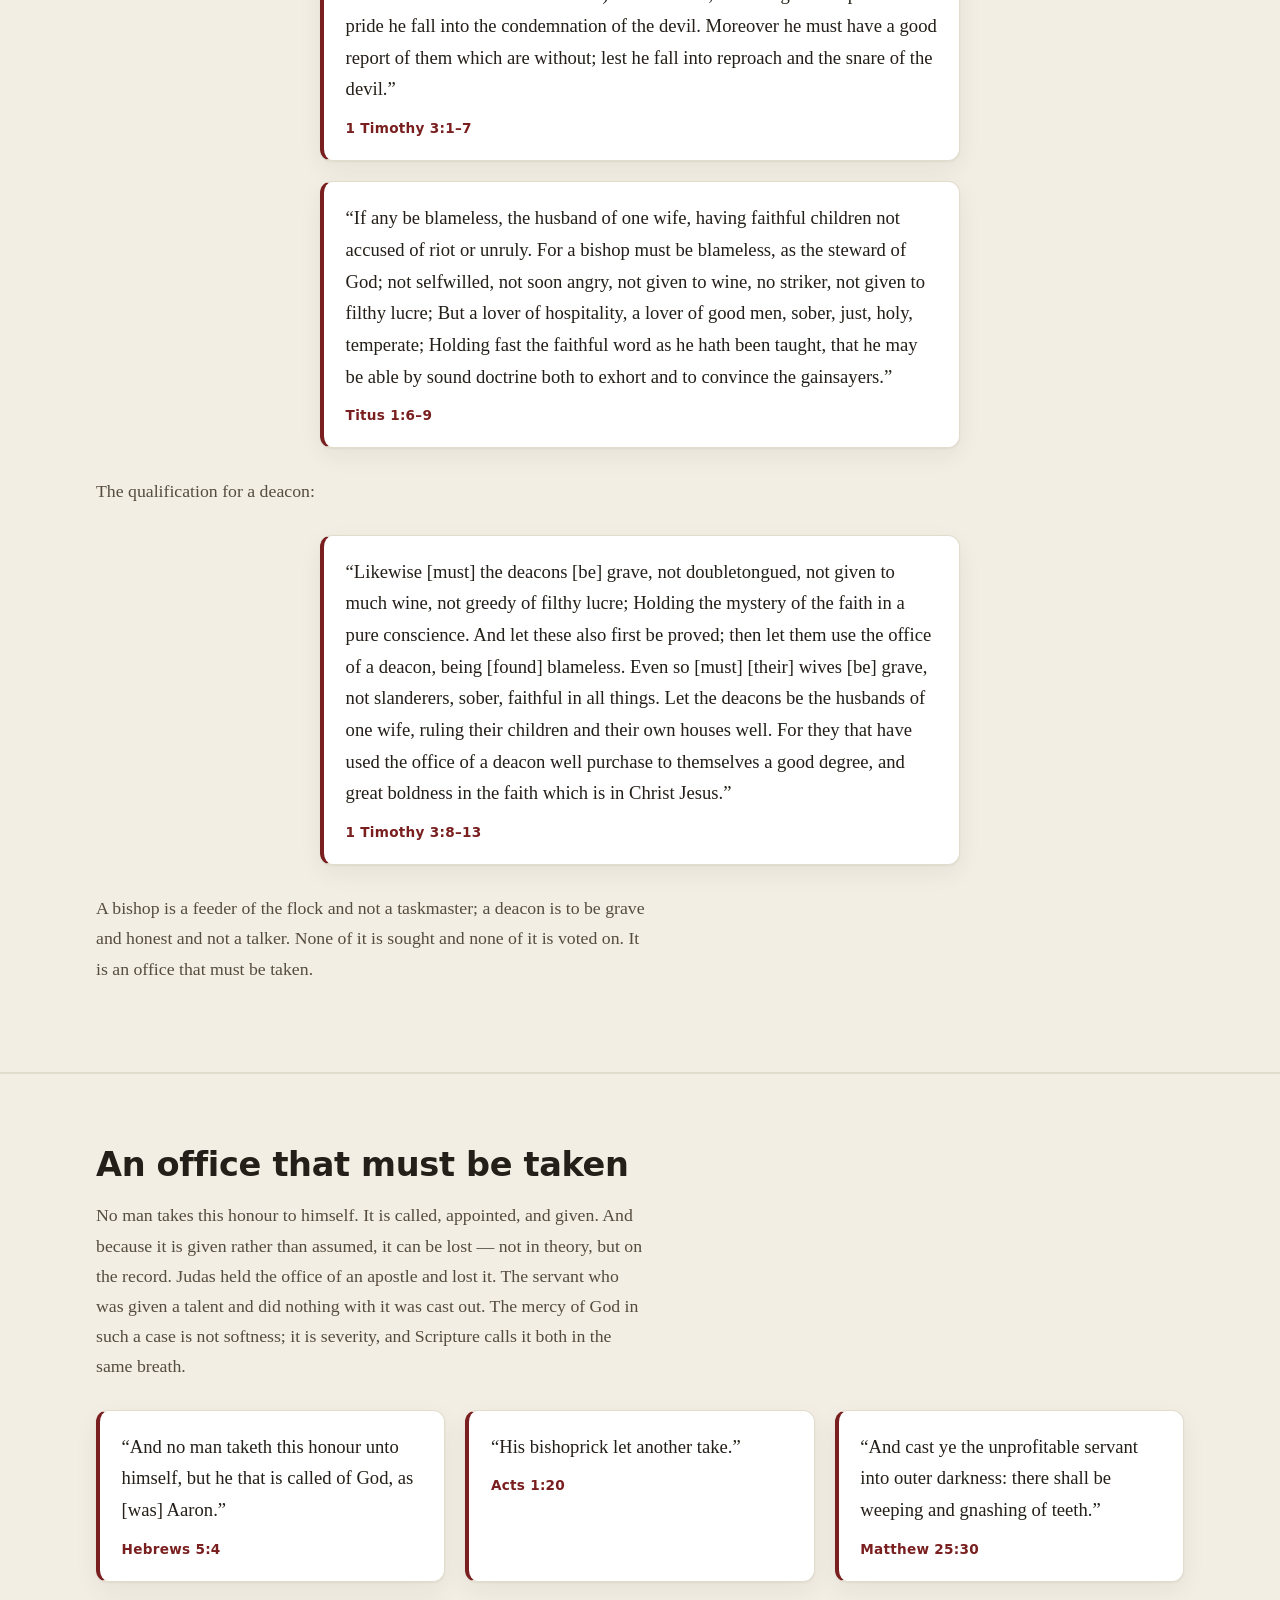
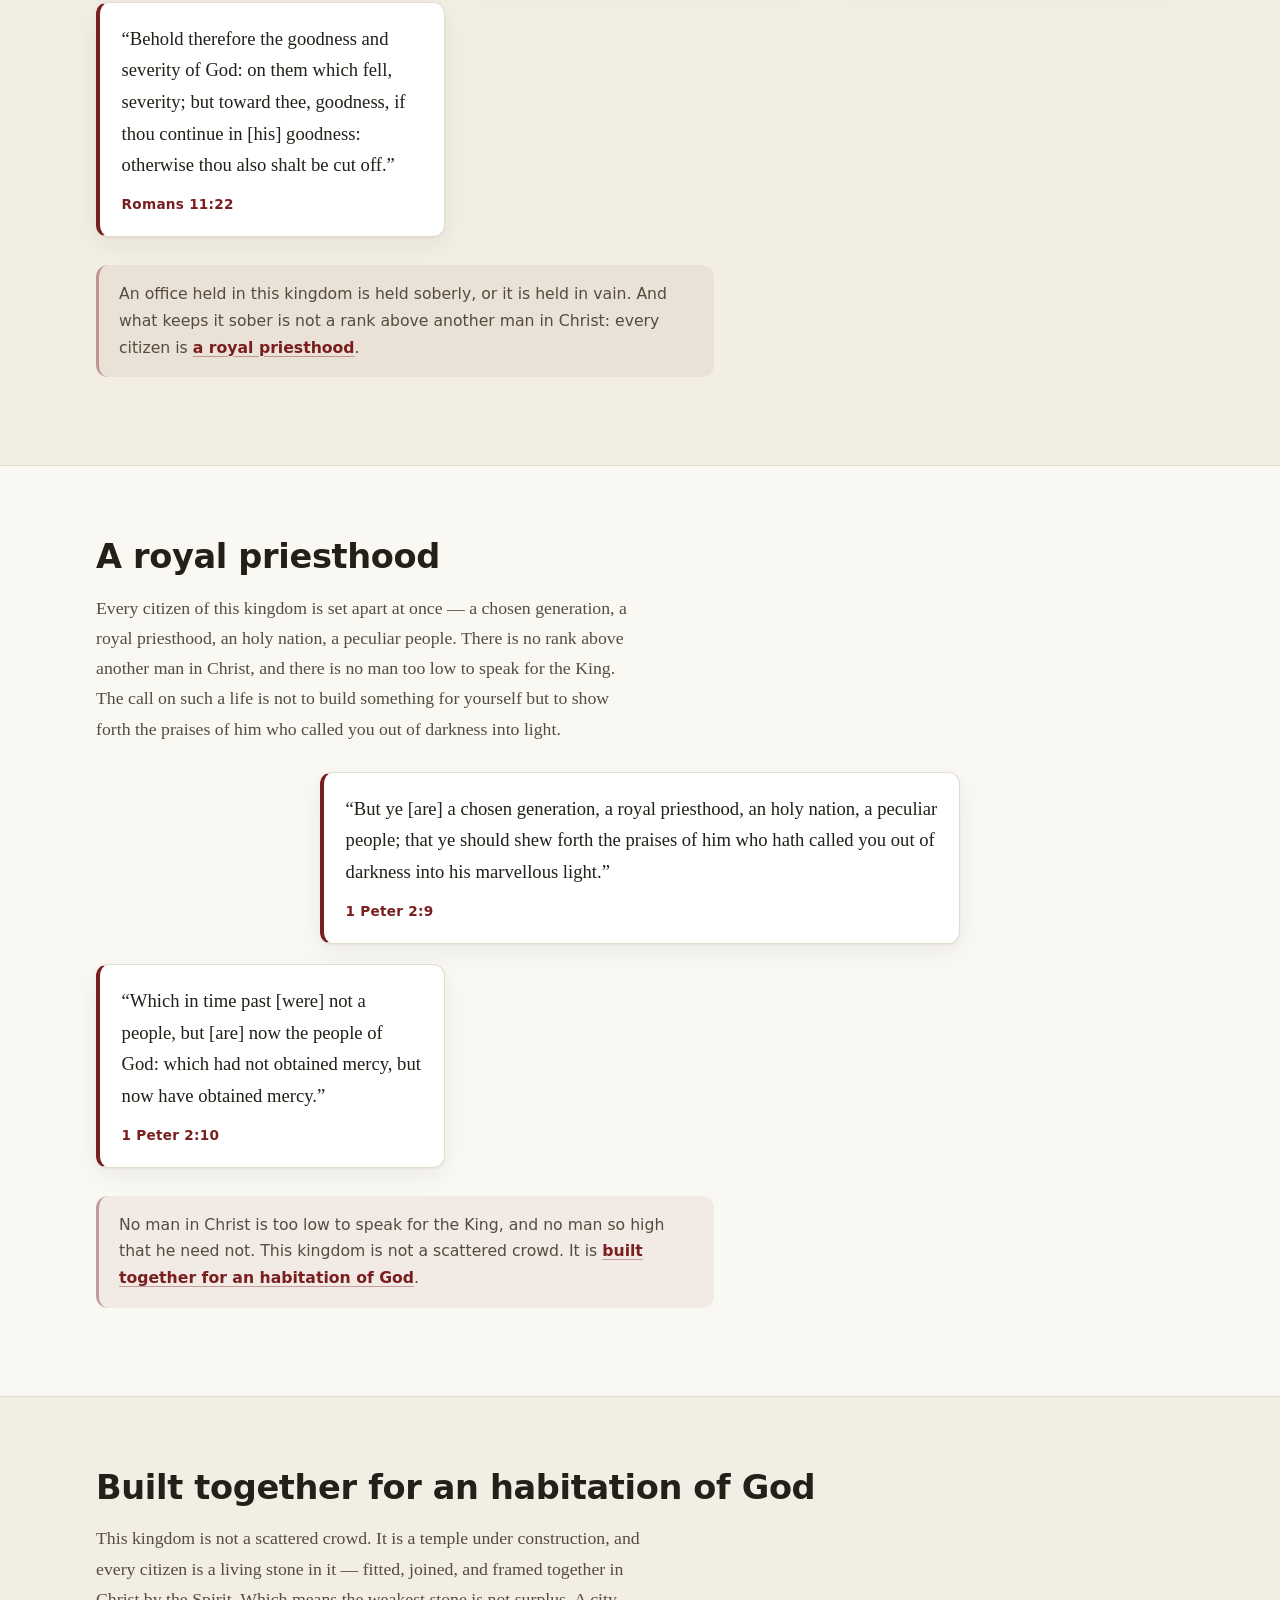
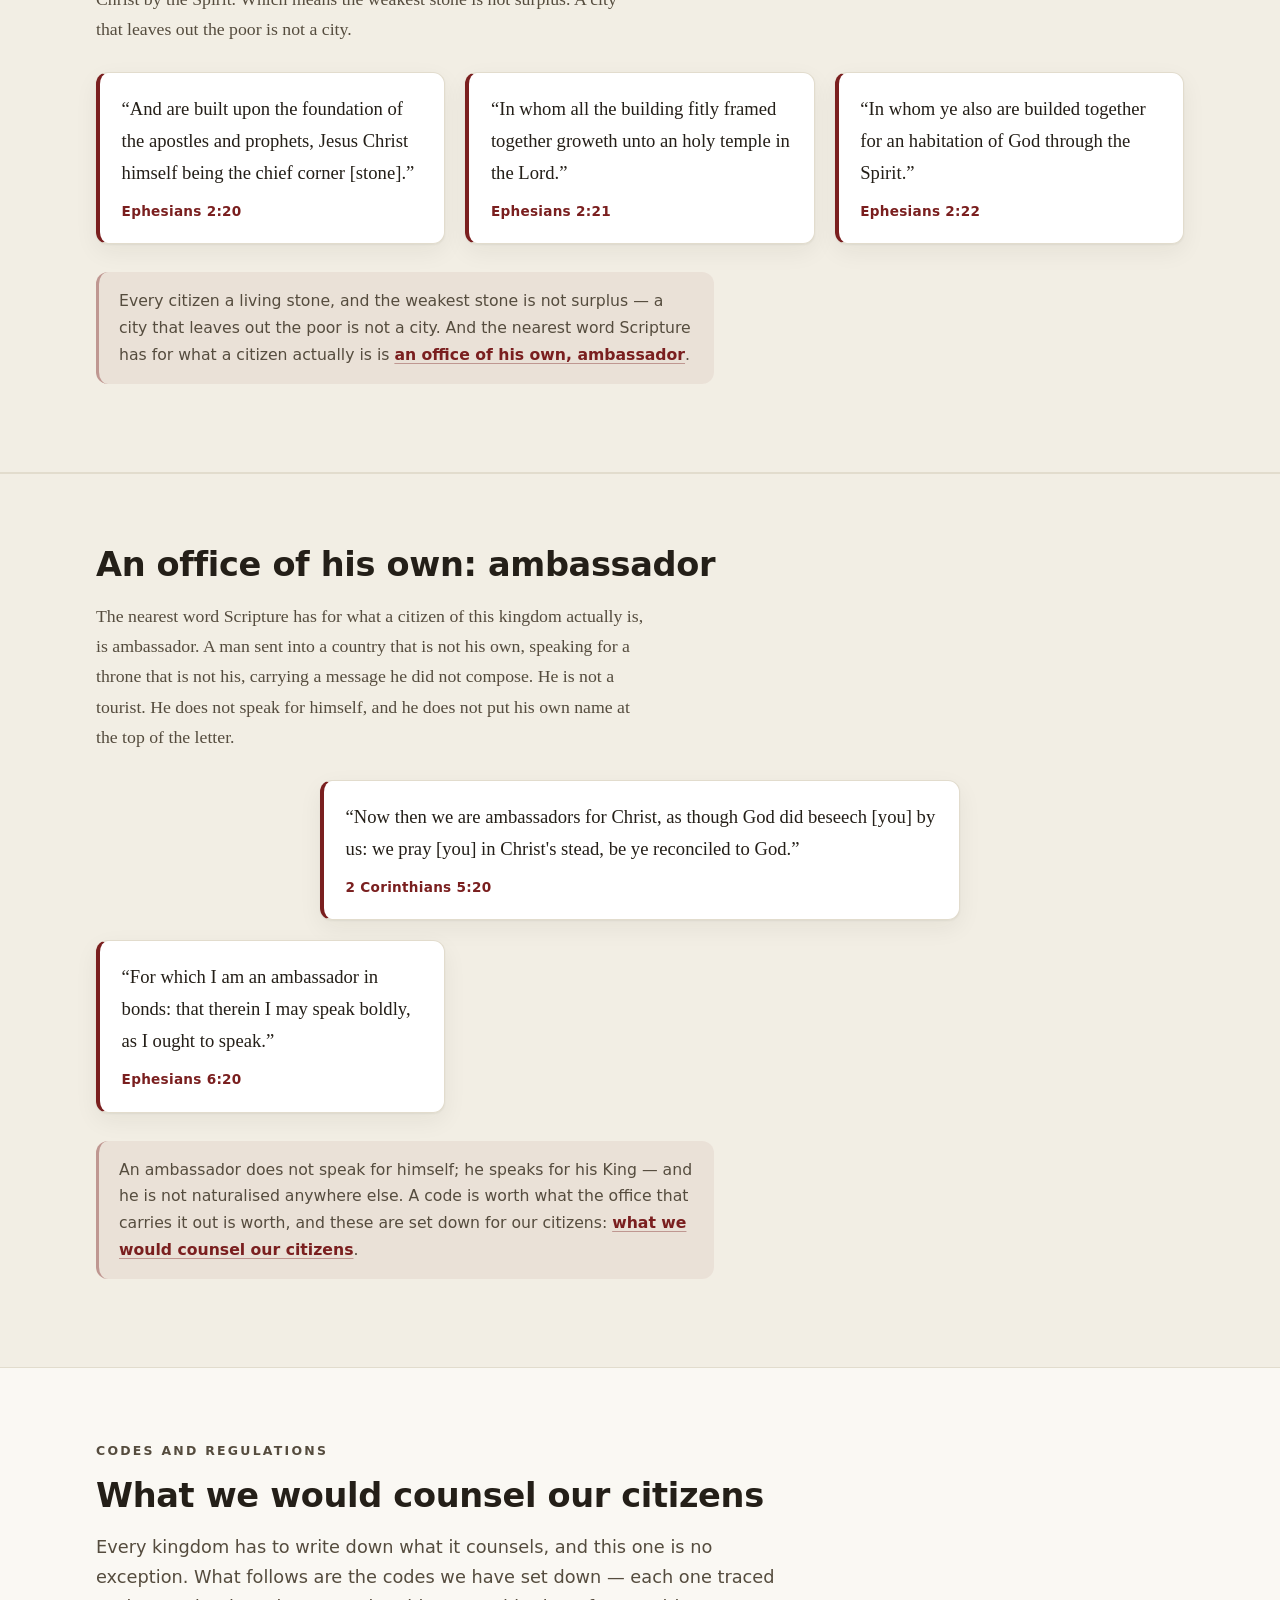
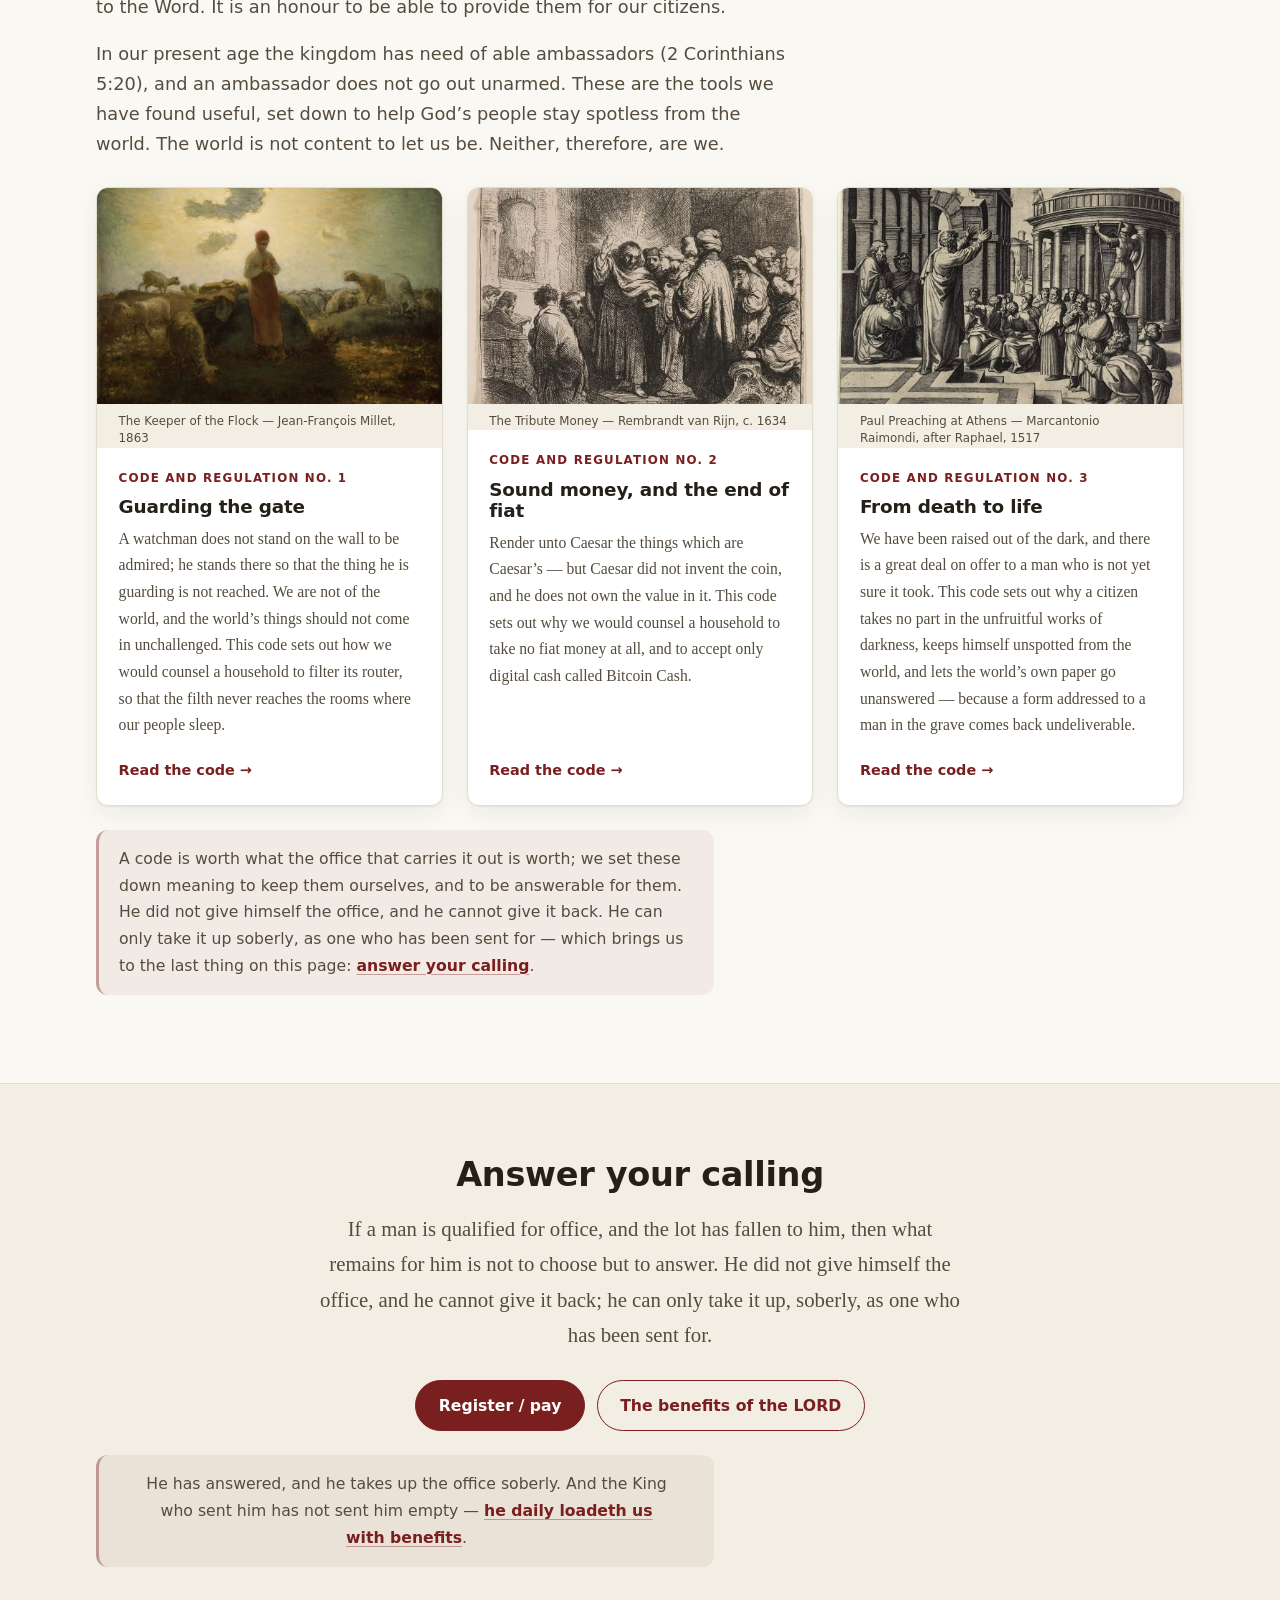
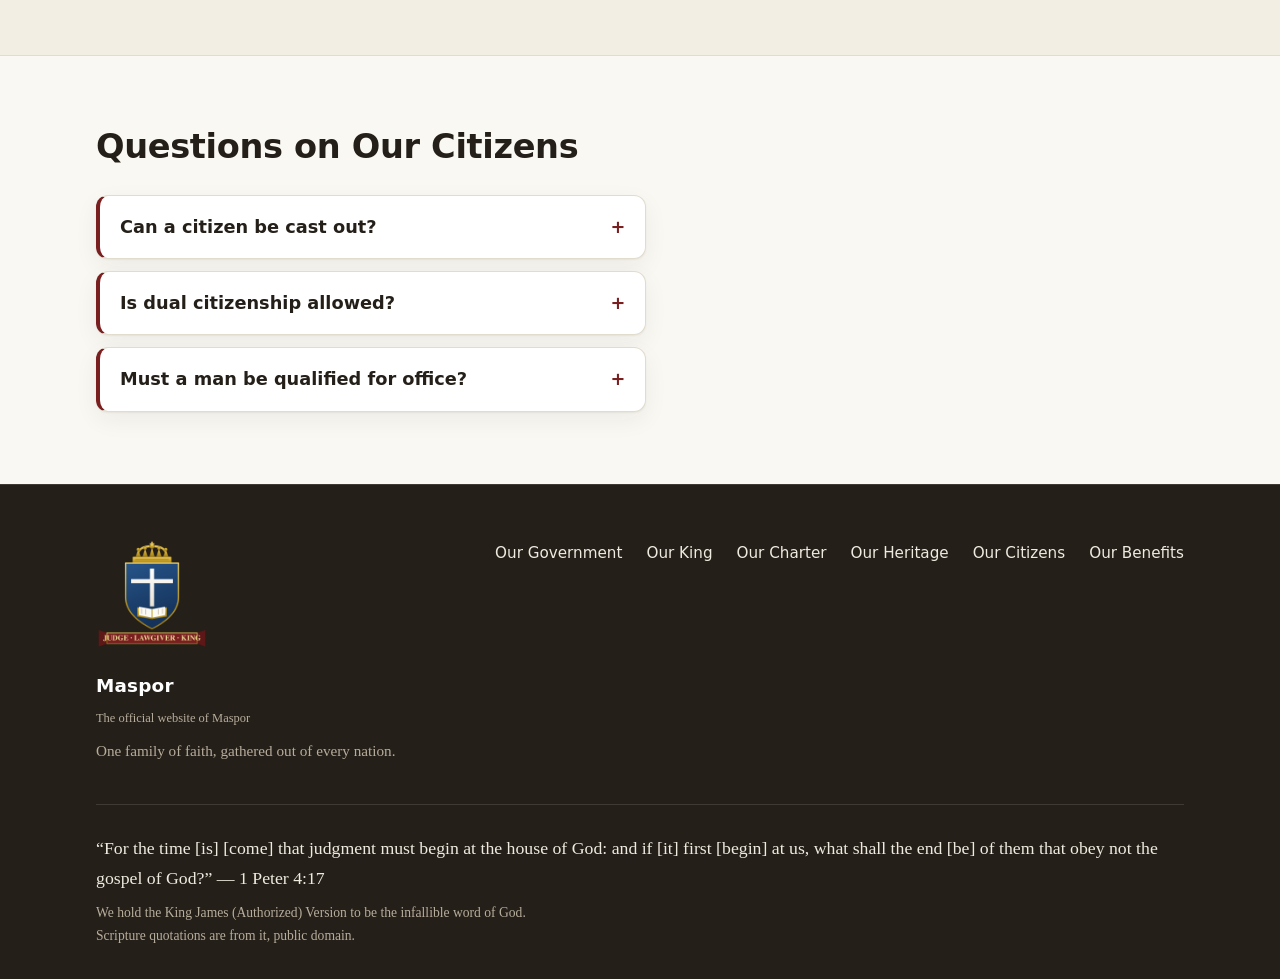
<file: citizenship.html>
<!DOCTYPE html>
<html lang="en">
<head>
  <meta charset="utf-8">
  <meta name="viewport" content="width=device-width, initial-scale=1">
  <title>Our Citizens &mdash; Maspor</title>
  <meta name="description" content="The offices of a citizen in the kingdom of God: apostles, prophets, evangelists, pastors, teachers, bishops, deacons, and ambassadors &mdash; given by the ascended King for the edifying of the body of Christ.">
  <link rel="icon" href="favicon.ico" sizes="any">
  <link rel="icon" type="image/png" href="favicon.png" sizes="192x192">
  <link rel="apple-touch-icon" href="apple-touch-icon.png">
  <link rel="stylesheet" href="css/style.css">
  <script src="js/theme.js" defer></script>
</head>
<body>
  <a class="skip-link" href="#main">Skip to content</a>

  <header class="site-header">
    <div class="wrap header-inner">
      <a class="brand" href="index.html">
        <span class="brand-mark" aria-hidden="true">&#10013;</span>
        <span class="brand-text">
          <span class="brand-name">Maspor</span>
          <span class="brand-tagline">The official website of Maspor</span>
        </span>
      </a>
      <nav class="site-nav" aria-label="Primary">
        <ul>
          <li><a href="index.html">Our Government</a></li>
          <li><a href="king.html">Our King</a></li>
          <li><a href="charter.html">Our Charter</a></li>
          <li><a href="heritage.html">Our Heritage</a></li>
          <li><a href="citizenship.html" class="active" aria-current="page">Our Citizens</a></li>
          <li><a href="benefits.html">Our Benefits</a></li>
        </ul>
      </nav>

    </div>
  </header>

  <main id="main">
    <section class="page-head">
      <div class="wrap">
        <p class="eyebrow">Our Citizens</p>
        <h1>Citizens of the kingdom</h1>
        <p class="lead">
          The kingdom of God has citizens, and every citizen holds office. The offices are not
          invented by men and not elected by a congregation; they are given by the ascended King,
          and the letters of the apostles name them one by one. This page sets out the offices he
          has given and the qualifications each man must meet before he holds them.
        </p>
      </div>
    </section>

    <section class="banner">
      <div class="wrap">
        <picture>
          <source type="image/avif" srcset="images/auvers-panoramic-view-480.avif 480w, images/auvers-panoramic-view-960.avif 960w" sizes="(min-width: 1152px) 1088px, 95vw">
          <source type="image/webp" srcset="images/auvers-panoramic-view-480.webp 480w, images/auvers-panoramic-view-960.webp 960w" sizes="(min-width: 1152px) 1088px, 95vw">
          <img class="banner-img" src="images/auvers-panoramic-view.jpg" width="1280" height="720"
            alt="A panoramic view over the tiled roofs and green slopes of a village in the valley of the Oise." loading="eager" fetchpriority="high" decoding="async">
        </picture>
      </div>
    </section>

    <section class="section section-alt" id="office">
      <div class="wrap">
        <h2>The offices he has given</h2>
        <figure class="section-art">
          <picture>
            <source type="image/avif" srcset="images/christ-washing-his-disciples-feet-480.avif 480w, images/christ-washing-his-disciples-feet-960.avif 960w" sizes="(min-width: 1152px) 618px, 95vw">
            <source type="image/webp" srcset="images/christ-washing-his-disciples-feet-480.webp 480w, images/christ-washing-his-disciples-feet-960.webp 960w" sizes="(min-width: 1152px) 618px, 95vw">
            <img src="images/christ-washing-his-disciples-feet.jpg" width="1000" height="777"
              alt="Christ kneels to wash a seated disciple's feet; the others wait in a lamplit room." loading="lazy" decoding="async">
          </picture>
          <figcaption>Christ Washing the Disciples' Feet &mdash; Attributed to Jan Lievens, c. 1625</figcaption>
        </figure>
        <p>
          A citizen of this kingdom is not merely a member of a congregation; he holds office. The
          offices are not invented by men and they are not elected by a congregation. They are
          given by the ascended King, and the letters of the apostles list them one by one. Each
          has its own work, and every one of them exists for a single purpose &mdash; the edifying
          of the body of Christ.
        </p>
        <div class="verses">
          <blockquote class="verse-wide">
            <p>&ldquo;And he gave some, apostles; and some, prophets; and some, evangelists; and some, pastors and teachers; For the perfecting of the saints, for the work of the ministry, for the edifying of the body of Christ:&rdquo;</p>
            <cite>Ephesians 4:11&ndash;12</cite>
          </blockquote>
          <blockquote class="verse-wide">
            <p>&ldquo;And God hath set some in the church, first apostles, secondarily prophets, thirdly teachers, after that miracles, then gifts of healings, helps, governments, diversities of tongues.&rdquo;</p>
            <cite>1 Corinthians 12:28</cite>
          </blockquote>
          <blockquote>
            <p>&ldquo;Who also hath made us able ministers of the new testament; not of the letter, but of the spirit: for the letter killeth, but the spirit giveth life.&rdquo;</p>
            <cite>2 Corinthians 3:6</cite>
          </blockquote>
        </div>
        <p class="note">
          Every one of these offices exists for a single purpose, the edifying of the body. And
          Scripture is plain about
          <span class="carry">what each man must be</span>.
        </p>
      </div>
    </section>

    <section class="section" id="qualifications">
      <div class="wrap">
        <h2>What each man must be</h2>
        <p>
          For the ministries Christ gave, Scripture sets out what each man must be. An apostle is
          not self-appointed; he has seen the risen Lord and is called by Christ, not by men.
        </p>
        <div class="verses">
          <blockquote>
            <p>&ldquo;Paul, an apostle, (not of men, neither by man, but by Jesus Christ, and God the Father, who raised him from the dead;)&rdquo;</p>
            <cite>Galatians 1:1</cite>
          </blockquote>
          <blockquote>
            <p>&ldquo;Am I not an apostle? am I not free? have I not seen Jesus Christ our Lord? are not ye my work in the Lord?&rdquo;</p>
            <cite>1 Corinthians 9:1</cite>
          </blockquote>
        </div>
        <p>
          A prophet speaks as he is moved by the Holy Ghost, and his word is weighed by other
          prophets.
        </p>
        <div class="verses">
          <blockquote>
            <p>&ldquo;For the prophecy came not in old time by the will of man: but holy men of God spake [as] [they] [were] moved by the Holy Ghost.&rdquo;</p>
            <cite>2 Peter 1:21</cite>
          </blockquote>
          <blockquote>
            <p>&ldquo;Let the prophets speak two or three, and let the other judge.&rdquo;</p>
            <cite>1 Corinthians 14:29</cite>
          </blockquote>
        </div>
        <p>
          An evangelist does the work of his ministry, and makes full proof of it.
        </p>
        <div class="verses">
          <blockquote>
            <p>&ldquo;But watch thou in all things, endure afflictions, do the work of an evangelist, make full proof of thy ministry.&rdquo;</p>
            <cite>2 Timothy 4:5</cite>
          </blockquote>
        </div>
        <p>
          A pastor feeds the flock of God among him, and the servant of the Lord must be apt to
          teach.
        </p>
        <div class="verses">
          <blockquote>
            <p>&ldquo;Feed the flock of God which is among you, taking the oversight [thereof], not by constraint, but willingly; not for filthy lucre, but of a ready mind;&rdquo;</p>
            <cite>1 Peter 5:2</cite>
          </blockquote>
          <blockquote>
            <p>&ldquo;And the servant of the Lord must not strive; but be gentle unto all [men], apt to teach, patient,&rdquo;</p>
            <cite>2 Timothy 2:24</cite>
          </blockquote>
        </div>
        <p class="note">
          These are the ministries Christ gave, and each man is qualified by the One who gives
          him. But for the two standing offices of a local church, the letters set out the
          character each man must have first:
          <span class="carry">bishops, and deacons</span>.
        </p>
      </div>
    </section>

    <section class="section section-alt" id="bishops">
      <div class="wrap">
        <h2>Bishops, and deacons</h2>
        <p>
          For the two standing offices of a local church, the letters set out in full the
          character each man must have before he is set over the house of God. A bishop is to be
          a steward of God and a feeder of the flock, not a taskmaster. A deacon is to be grave
          and honest and not a talker. The office is not a rank to be sought; it is a work to be
          done, and the qualifications come first.
        </p>
        <p>
          The qualification for a bishop:
        </p>
        <div class="verses">
          <blockquote class="verse-wide">
            <p>&ldquo;This [is] a true saying, If a man desire the office of a bishop, he desireth a good work. A bishop then must be blameless, the husband of one wife, vigilant, sober, of good behaviour, given to hospitality, apt to teach; Not given to wine, no striker, not greedy of filthy lucre; but patient, not a brawler, not covetous; One that ruleth well his own house, having his children in subjection with all gravity; (For if a man know not how to rule his own house, how shall he take care of the church of God?) Not a novice, lest being lifted up with pride he fall into the condemnation of the devil. Moreover he must have a good report of them which are without; lest he fall into reproach and the snare of the devil.&rdquo;</p>
            <cite>1 Timothy 3:1&ndash;7</cite>
          </blockquote>
          <blockquote class="verse-wide">
            <p>&ldquo;If any be blameless, the husband of one wife, having faithful children not accused of riot or unruly. For a bishop must be blameless, as the steward of God; not selfwilled, not soon angry, not given to wine, no striker, not given to filthy lucre; But a lover of hospitality, a lover of good men, sober, just, holy, temperate; Holding fast the faithful word as he hath been taught, that he may be able by sound doctrine both to exhort and to convince the gainsayers.&rdquo;</p>
            <cite>Titus 1:6&ndash;9</cite>
          </blockquote>
        </div>
        <p>
          The qualification for a deacon:
        </p>
        <div class="verses">
          <blockquote class="verse-wide">
            <p>&ldquo;Likewise [must] the deacons [be] grave, not doubletongued, not given to much wine, not greedy of filthy lucre; Holding the mystery of the faith in a pure conscience. And let these also first be proved; then let them use the office of a deacon, being [found] blameless. Even so [must] [their] wives [be] grave, not slanderers, sober, faithful in all things. Let the deacons be the husbands of one wife, ruling their children and their own houses well. For they that have used the office of a deacon well purchase to themselves a good degree, and great boldness in the faith which is in Christ Jesus.&rdquo;</p>
            <cite>1 Timothy 3:8&ndash;13</cite>
          </blockquote>
        </div>
        <p>
          A bishop is a feeder of the flock and not a taskmaster; a deacon is to be grave and
          honest and not a talker. None of it is sought and none of it is voted on. It is
          <span class="carry">an office that must be taken</span>.
        </p>
      </div>
    </section>

    <section class="section section-alt" id="office-honour">
      <div class="wrap">
        <h2>An office that must be taken</h2>
        <p>
          No man takes this honour to himself. It is called, appointed, and given. And because it
          is given rather than assumed, it can be lost &mdash; not in theory, but on the record.
          Judas held the office of an apostle and lost it. The servant who was given a talent and
          did nothing with it was cast out. The mercy of God in such a case is not softness; it is
          severity, and Scripture calls it both in the same breath.
        </p>
        <div class="verses">
          <blockquote>
            <p>&ldquo;And no man taketh this honour unto himself, but he that is called of God, as [was] Aaron.&rdquo;</p>
            <cite>Hebrews 5:4</cite>
          </blockquote>
          <blockquote>
            <p>&ldquo;His bishoprick let another take.&rdquo;</p>
            <cite>Acts 1:20</cite>
          </blockquote>
          <blockquote>
            <p>&ldquo;And cast ye the unprofitable servant into outer darkness: there shall be weeping and gnashing of teeth.&rdquo;</p>
            <cite>Matthew 25:30</cite>
          </blockquote>
          <blockquote>
            <p>&ldquo;Behold therefore the goodness and severity of God: on them which fell, severity; but toward thee, goodness, if thou continue in [his] goodness: otherwise thou also shalt be cut off.&rdquo;</p>
            <cite>Romans 11:22</cite>
          </blockquote>
        </div>
        <p class="note">
          An office held in this kingdom is held soberly, or it is held in vain. And what keeps
          it sober is not a rank above another man in Christ: every citizen is
          <span class="carry">a royal priesthood</span>.
        </p>
      </div>
    </section>

    <section class="section" id="royal">
      <div class="wrap">
        <h2>A royal priesthood</h2>
        <p>
          Every citizen of this kingdom is set apart at once &mdash; a chosen generation, a royal
          priesthood, an holy nation, a peculiar people. There is no rank above another man in
          Christ, and there is no man too low to speak for the King. The call on such a life is
          not to build something for yourself but to show forth the praises of him who called you
          out of darkness into light.
        </p>
        <div class="verses">
          <blockquote class="verse-wide">
            <p>&ldquo;But ye [are] a chosen generation, a royal priesthood, an holy nation, a peculiar people; that ye should shew forth the praises of him who hath called you out of darkness into his marvellous light.&rdquo;</p>
            <cite>1 Peter 2:9</cite>
          </blockquote>
          <blockquote>
            <p>&ldquo;Which in time past [were] not a people, but [are] now the people of God: which had not obtained mercy, but now have obtained mercy.&rdquo;</p>
            <cite>1 Peter 2:10</cite>
          </blockquote>
        </div>
        <p class="note">
          No man in Christ is too low to speak for the King, and no man so high that he need not.
          This kingdom is not a scattered crowd. It is
          <span class="carry">built together for an habitation of God</span>.
        </p>
      </div>
    </section>

    <section class="section section-alt" id="temple">
      <div class="wrap">
        <h2>Built together for an habitation of God</h2>
        <p>
          This kingdom is not a scattered crowd. It is a temple under construction, and every
          citizen is a living stone in it &mdash; fitted, joined, and framed together in Christ by
          the Spirit. Which means the weakest stone is not surplus. A city that leaves out the
          poor is not a city.
        </p>
        <div class="verses">
          <blockquote>
            <p>&ldquo;And are built upon the foundation of the apostles and prophets, Jesus Christ himself being the chief corner [stone].&rdquo;</p>
            <cite>Ephesians 2:20</cite>
          </blockquote>
          <blockquote>
            <p>&ldquo;In whom all the building fitly framed together groweth unto an holy temple in the Lord.&rdquo;</p>
            <cite>Ephesians 2:21</cite>
          </blockquote>
          <blockquote>
            <p>&ldquo;In whom ye also are builded together for an habitation of God through the Spirit.&rdquo;</p>
            <cite>Ephesians 2:22</cite>
          </blockquote>
        </div>
        <p class="note">
          Every citizen a living stone, and the weakest stone is not surplus &mdash; a city that
          leaves out the poor is not a city. And the nearest word Scripture has for what a citizen
          actually is is
          <span class="carry">an office of his own, ambassador</span>.
        </p>
      </div>
    </section>

    <section class="section section-alt" id="ambassador">
      <div class="wrap">
        <h2>An office of his own: ambassador</h2>
        <p>
          The nearest word Scripture has for what a citizen of this kingdom actually is, is
          ambassador. A man sent into a country that is not his own, speaking for a throne that is
          not his, carrying a message he did not compose. He is not a tourist. He does not speak
          for himself, and he does not put his own name at the top of the letter.
        </p>
        <div class="verses">
          <blockquote class="verse-wide">
            <p>&ldquo;Now then we are ambassadors for Christ, as though God did beseech [you] by us: we pray [you] in Christ's stead, be ye reconciled to God.&rdquo;</p>
            <cite>2 Corinthians 5:20</cite>
          </blockquote>
          <blockquote>
            <p>&ldquo;For which I am an ambassador in bonds: that therein I may speak boldly, as I ought to speak.&rdquo;</p>
            <cite>Ephesians 6:20</cite>
          </blockquote>
        </div>
        <p class="note">
          An ambassador does not speak for himself; he speaks for his King &mdash; and he is
          not naturalised anywhere else. A code is worth what the office that carries it out is
          worth, and these are set down for our citizens:
          <span class="carry">what we would counsel our citizens</span>.
        </p>
      </div>
    </section>

    <section class="section" id="codes">
      <div class="wrap">
        <p class="eyebrow">Codes and regulations</p>
        <h2>What we would counsel our citizens</h2>
        <p class="section-intro">
          Every kingdom has to write down what it counsels, and this one is no exception. What follows
          are the codes we have set down &mdash; each one traced to the Word. It is an honour to be
          able to provide them for our citizens.
        </p>
        <p class="section-intro">
          In our present age the kingdom has need of able ambassadors (2 Corinthians 5:20), and an
          ambassador does not go out unarmed. These are the tools we have found useful, set down to
          help God&rsquo;s people stay spotless from the world. The world is not content to let us
          be. Neither, therefore, are we.
        </p>
        <div class="post-list">
          <article class="post-card">
            <figure class="card-art">
              <picture>
                <source type="image/avif" srcset="images/keeper-of-the-flock-480.avif 480w, images/keeper-of-the-flock-960.avif 960w" sizes="(min-width: 1152px) 495px, 95vw">
                <source type="image/webp" srcset="images/keeper-of-the-flock-480.webp 480w, images/keeper-of-the-flock-960.webp 960w" sizes="(min-width: 1152px) 495px, 95vw">
                <img src="images/keeper-of-the-flock.jpg" width="1000" height="786"
                  alt="A shepherd stands among her flock on the crest of a hill in early morning light." loading="lazy" decoding="async">
              </picture>
              <figcaption>The Keeper of the Flock &mdash; Jean-Fran&ccedil;ois Millet, 1863</figcaption>
            </figure>
            <div class="card-body">
              <span class="post-meta"><span class="post-no">Code and Regulation No. 1</span></span>
              <h3><a href="code-clean-browsing.html">Guarding the gate</a></h3>
              <p>
                A watchman does not stand on the wall to be admired; he stands there so that the
                thing he is guarding is not reached. We are not of the world, and the world&rsquo;s
                things should not come in unchallenged. This code sets out how we would counsel a
                household to filter its router, so that the filth never reaches the rooms where our
                people sleep.
              </p>
              <a class="post-more" href="code-clean-browsing.html">Read the code &rarr;</a>
            </div>
          </article>

          <article class="post-card">
            <figure class="card-art">
              <picture>
                <source type="image/avif" srcset="images/the-tribute-money-480.avif 480w, images/the-tribute-money-960.avif 960w" sizes="(min-width: 1152px) 495px, 95vw">
                <source type="image/webp" srcset="images/the-tribute-money-480.webp 480w, images/the-tribute-money-960.webp 960w" sizes="(min-width: 1152px) 495px, 95vw">
                <img src="images/the-tribute-money.jpg" width="1000" height="741"
                  alt="A bearded man counts out coins on a table before men who wait to question him." loading="lazy" decoding="async">
              </picture>
              <figcaption>The Tribute Money &mdash; Rembrandt van Rijn, c. 1634</figcaption>
            </figure>
            <div class="card-body">
              <span class="post-meta"><span class="post-no">Code and Regulation No. 2</span></span>
              <h3><a href="code-bitcoin-cash.html">Sound money, and the end of fiat</a></h3>
              <p>
                Render unto Caesar the things which are Caesar&rsquo;s &mdash; but Caesar did not
                invent the coin, and he does not own the value in it. This code sets out why we
                would counsel a household to take no fiat money at all, and to accept only digital
                cash called Bitcoin Cash.
              </p>
              <a class="post-more" href="code-bitcoin-cash.html">Read the code &rarr;</a>
            </div>
          </article>

          <article class="post-card">
            <figure class="card-art">
              <picture>
                <source type="image/avif" srcset="images/paul-preaching-at-athens-480.avif 480w, images/paul-preaching-at-athens-960.avif 960w" sizes="(min-width: 1152px) 495px, 95vw">
                <source type="image/webp" srcset="images/paul-preaching-at-athens-480.webp 480w, images/paul-preaching-at-athens-960.webp 960w" sizes="(min-width: 1152px) 495px, 95vw">
                <img src="images/paul-preaching-at-athens.jpg" width="1000" height="748"
                  alt="Paul, with both arms raised, preaches to a seated company of philosophers before a domed temple, while a book lies discarded on the pavement." loading="lazy" decoding="async">
              </picture>
              <figcaption>Paul Preaching at Athens &mdash; Marcantonio Raimondi, after Raphael, 1517</figcaption>
            </figure>
            <div class="card-body">
              <span class="post-meta"><span class="post-no">Code and Regulation No. 3</span></span>
              <h3><a href="code-licensing.html">From death to life</a></h3>
              <p>
                We have been raised out of the dark, and there is a great deal on offer to a man
                who is not yet sure it took. This code sets out why a citizen takes no part in the
                unfruitful works of darkness, keeps himself unspotted from the world, and lets the
                world&rsquo;s own paper go unanswered &mdash; because a form addressed to a man in
                the grave comes back undeliverable.
              </p>
              <a class="post-more" href="code-licensing.html">Read the code &rarr;</a>
            </div>
          </article>
        </div>
        <p class="note">
          A code is worth what the office that carries it out is worth; we set these down meaning to
          keep them ourselves, and to be answerable for them. He did not give himself the office,
          and he cannot give it back. He can only take it up soberly, as one who has been sent for
          &mdash; which brings us to the last thing on this page:
          <span class="carry">answer your calling</span>.
        </p>
      </div>
    </section>

    <section class="section section-alt center">
      <div class="wrap center">
        <h2>Answer your calling</h2>
        <p class="lead">
          If a man is qualified for office, and the lot has fallen to him, then what remains for
          him is not to choose but to answer. He did not give himself the office, and he cannot
          give it back; he can only take it up, soberly, as one who has been sent for.
        </p>
        <p class="hero-cta">
          <a class="btn" href="benefits.html#contact">Register / pay</a>
          <a class="btn btn-ghost" href="benefits.html">The benefits of the LORD</a>
        </p>
        <p class="note">
          He has answered, and he takes up the office soberly. And the King who sent him has not
          sent him empty &mdash; <span class="carry">he daily loadeth us with benefits</span>.
        </p>
      </div>
    </section>

    <section class="section faq">
      <div class="wrap">
        <h2>Questions on Our Citizens</h2>
        <div class="faq-list">
          <details class="faq-item">
            <summary>Can a citizen be cast out?</summary>
            <div class="faq-answer">
              <p>
                An office can be lost, and Scripture does not hide this. Judas lost his
                bishoprick (Acts 1:20); the unprofitable servant was cast into outer darkness
                (Matthew 25:30). Romans 11:22 puts it exactly: on them which fell, severity.
                His people are kept by him (John 10:28) &mdash; but kept by a Shepherd, not by a
                filing system.
              </p>
            </div>
          </details>
          <details class="faq-item">
            <summary>Is dual citizenship allowed?</summary>
            <div class="faq-answer">
              <p>
                No. &ldquo;No man can serve two masters&rdquo; (Matthew 6:24), and a double-minded
                man is unstable in all his ways (James 1:8). A citizen may sojourn in any land
                and render what is honestly obligated there, but his citizenship is one &mdash;
                with the King.
              </p>
            </div>
          </details>
          <details class="faq-item">
            <summary>Must a man be qualified for office?</summary>
            <div class="faq-answer">
              <p>
                Yes, and the qualifications precede the calling. &ldquo;A bishop then must be
                blameless, the husband of one wife, vigilant, sober, of good behaviour, given to
                hospitality, apt to teach&rdquo; (1 Timothy 3:2); and the work is committed to
                &ldquo;faithful men, who shall be able to teach others also&rdquo; (2 Timothy 2:2).
              </p>
            </div>
          </details>
        </div>
      </div>
    </section>
  </main>

  <footer class="site-footer">
    <div class="wrap footer-inner">
      <div class="footer-top">
        <div class="footer-brand">
          <img class="footer-seal" src="images/maspor-seal.png" alt="The arms of Maspor: a cross argent upon an open book, azure, beneath an open crown." width="256" height="256" loading="lazy" decoding="async">
          <p class="footer-title">Maspor</p>
          <p class="footer-official">The official website of Maspor</p>
          <p class="footer-tag">One family of faith, gathered out of every nation.</p>
        </div>
        <nav class="footer-nav" aria-label="Footer">
          <a href="index.html">Our Government</a>
          <a href="king.html">Our King</a>
          <a href="charter.html">Our Charter</a>
          <a href="heritage.html">Our Heritage</a>
          <a href="citizenship.html">Our Citizens</a>
          <a href="benefits.html">Our Benefits</a>
        </nav>
      </div>
      <div class="footer-bottom">
        <p class="footer-verse">&ldquo;For the time [is] [come] that judgment must begin at the house of God: and if [it] first [begin] at us, what shall the end [be] of them that obey not the gospel of God?&rdquo; &mdash; 1 Peter 4:17</p>
        <p class="footer-credit">We hold the King James (Authorized) Version to be the infallible word of God. Scripture quotations are from it, public domain.</p>
      </div>
    </div>
  </footer>
</body>
</html>
</file>
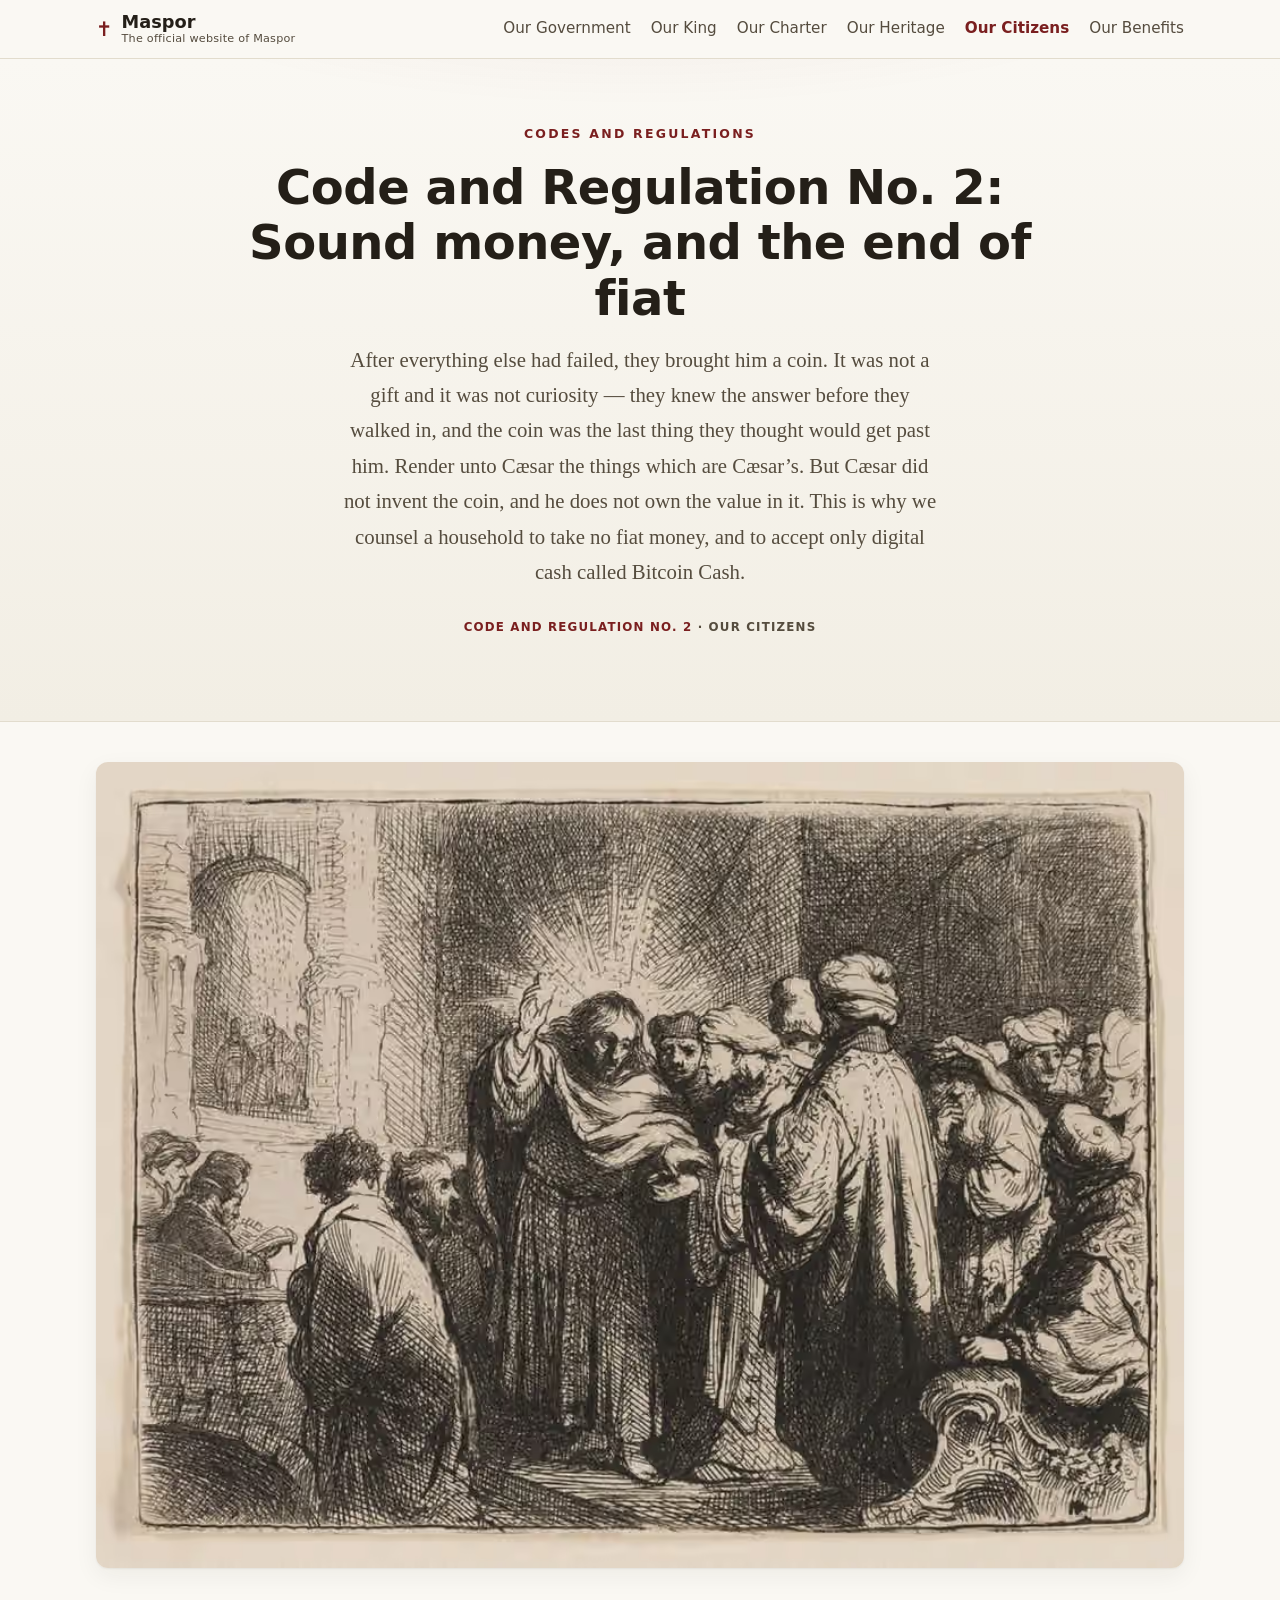
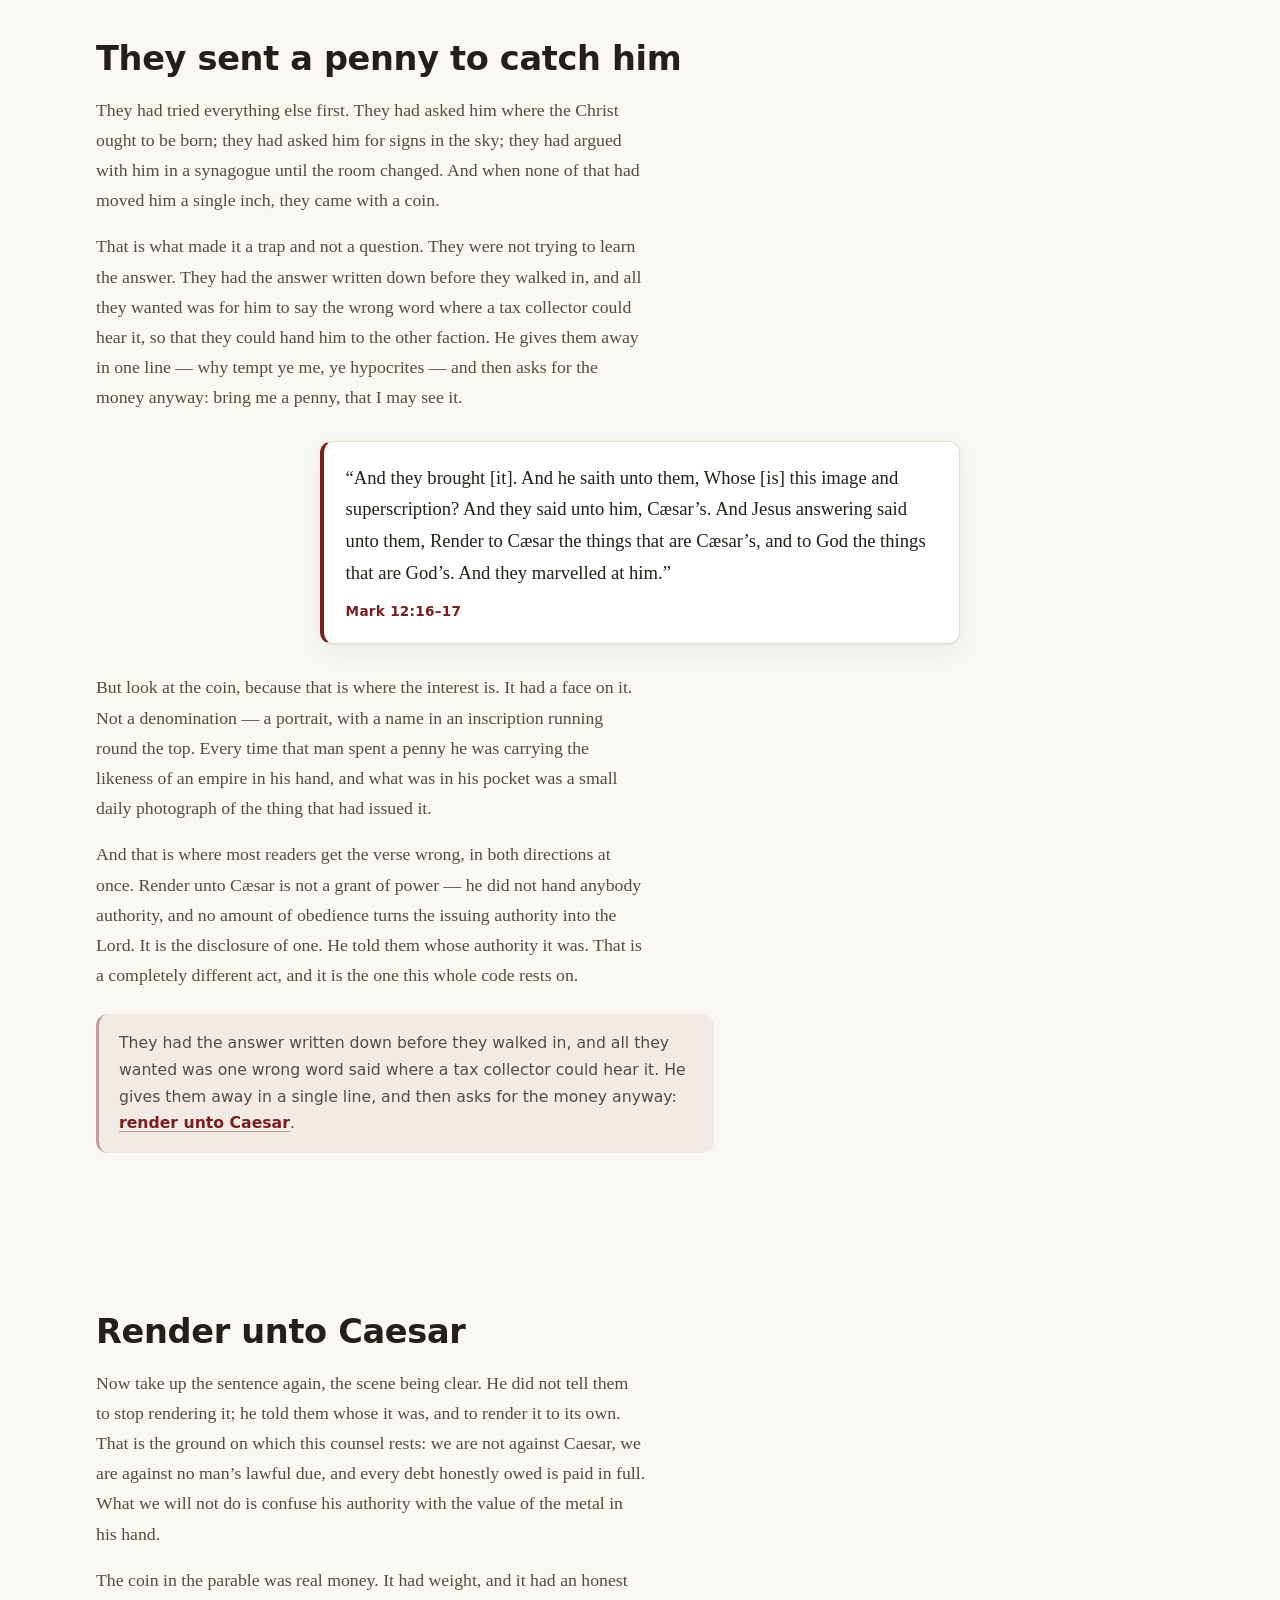
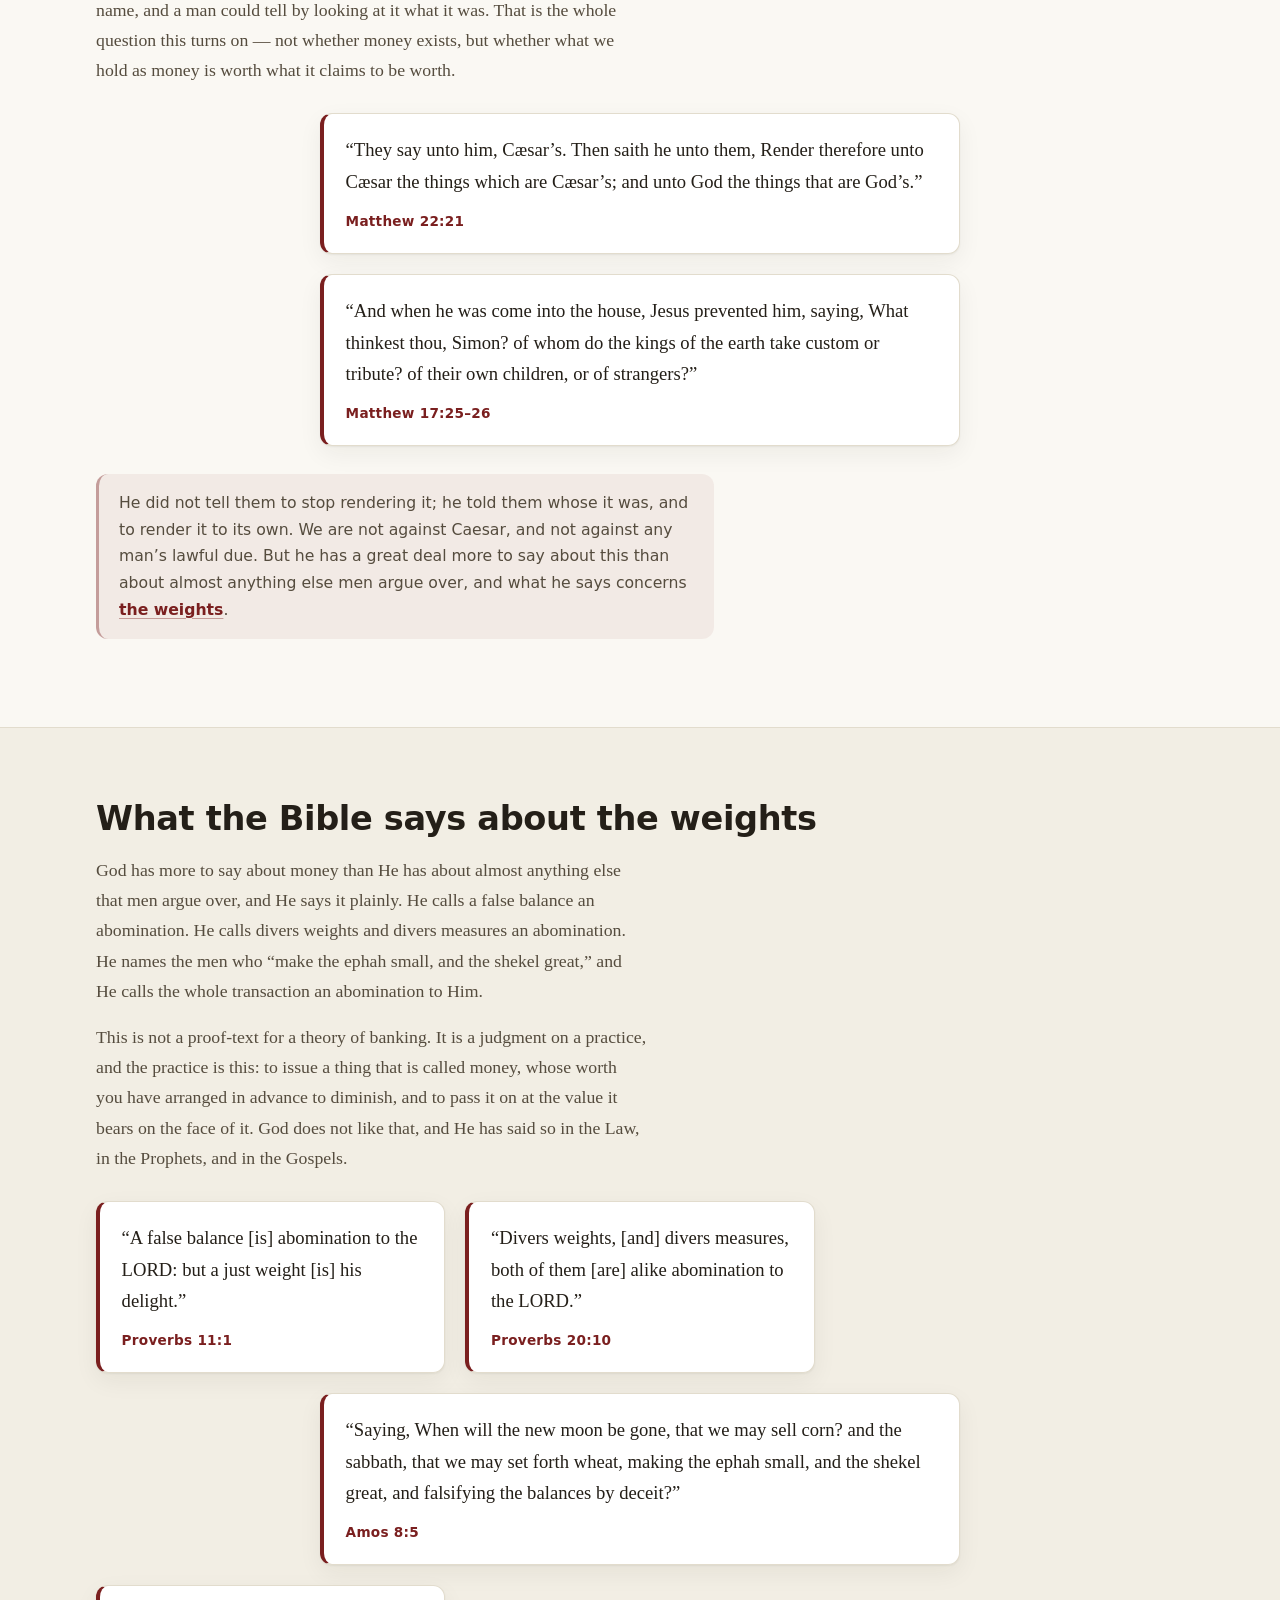
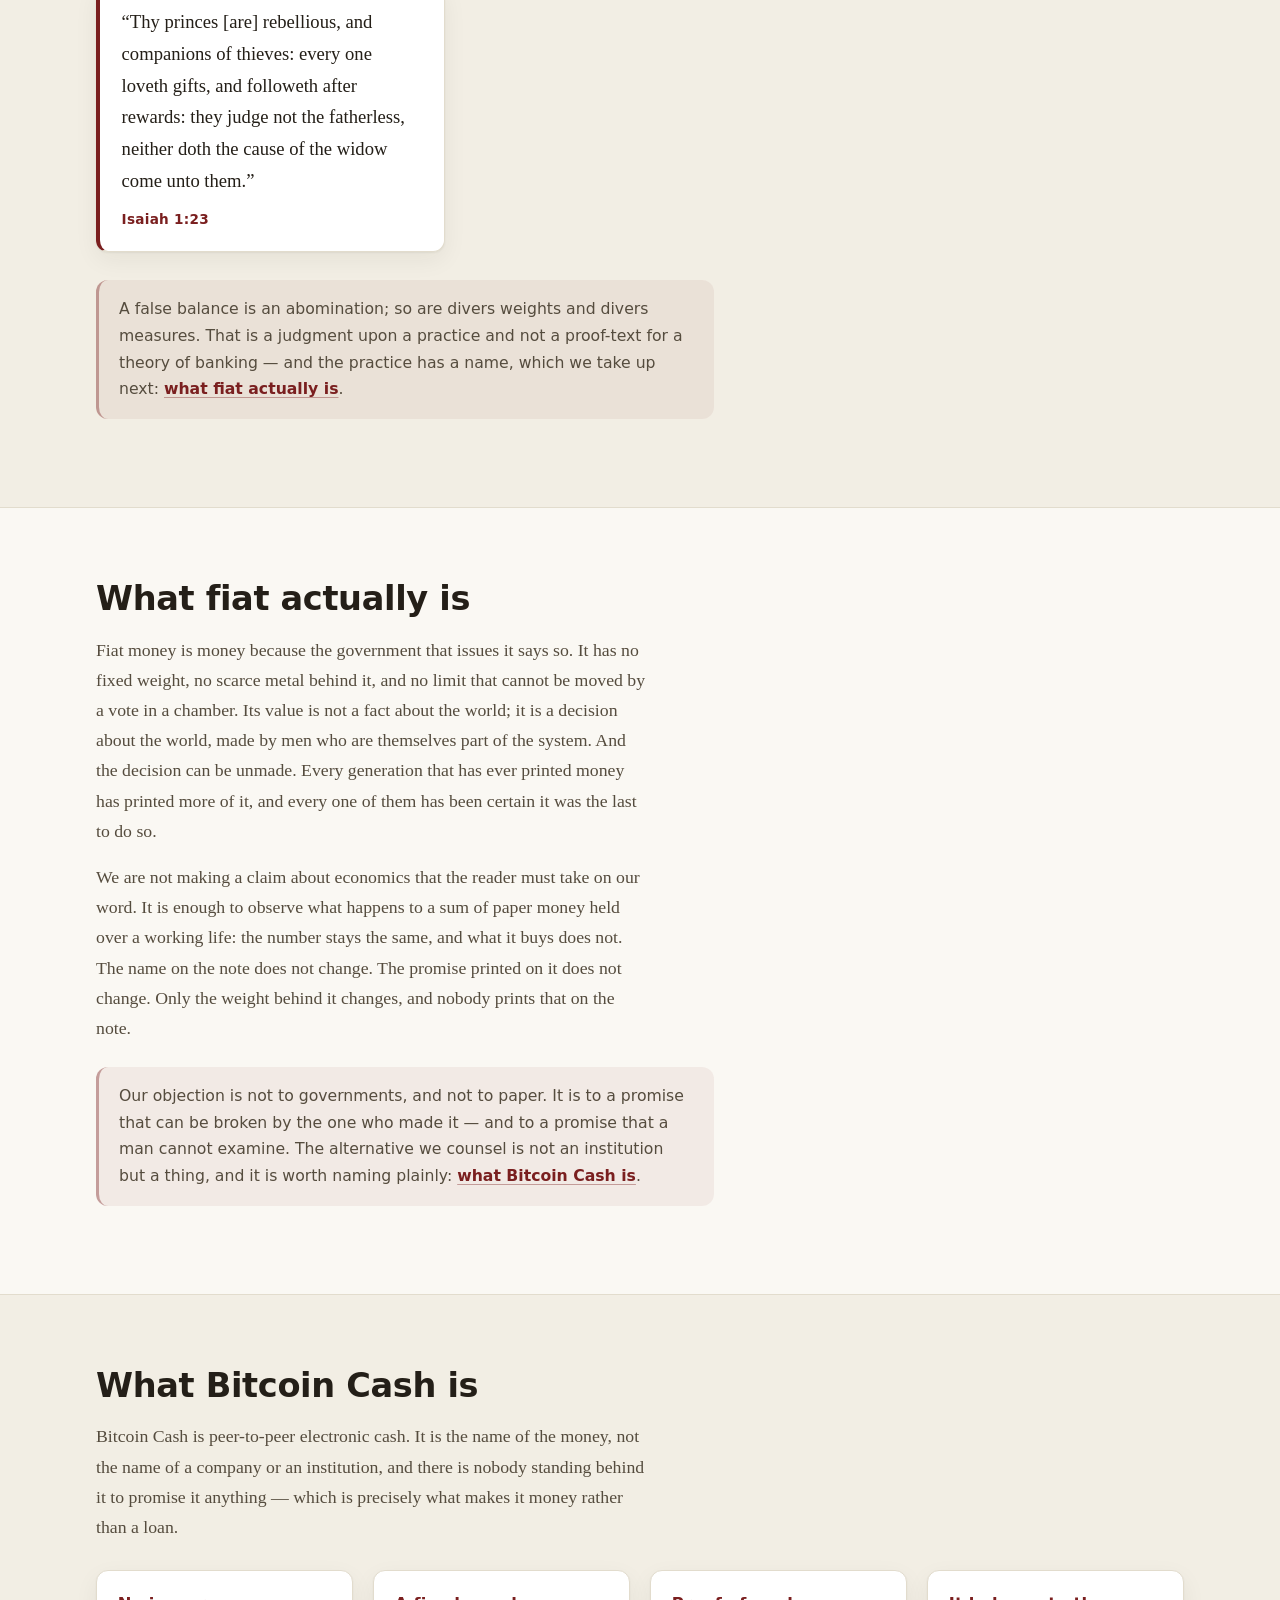
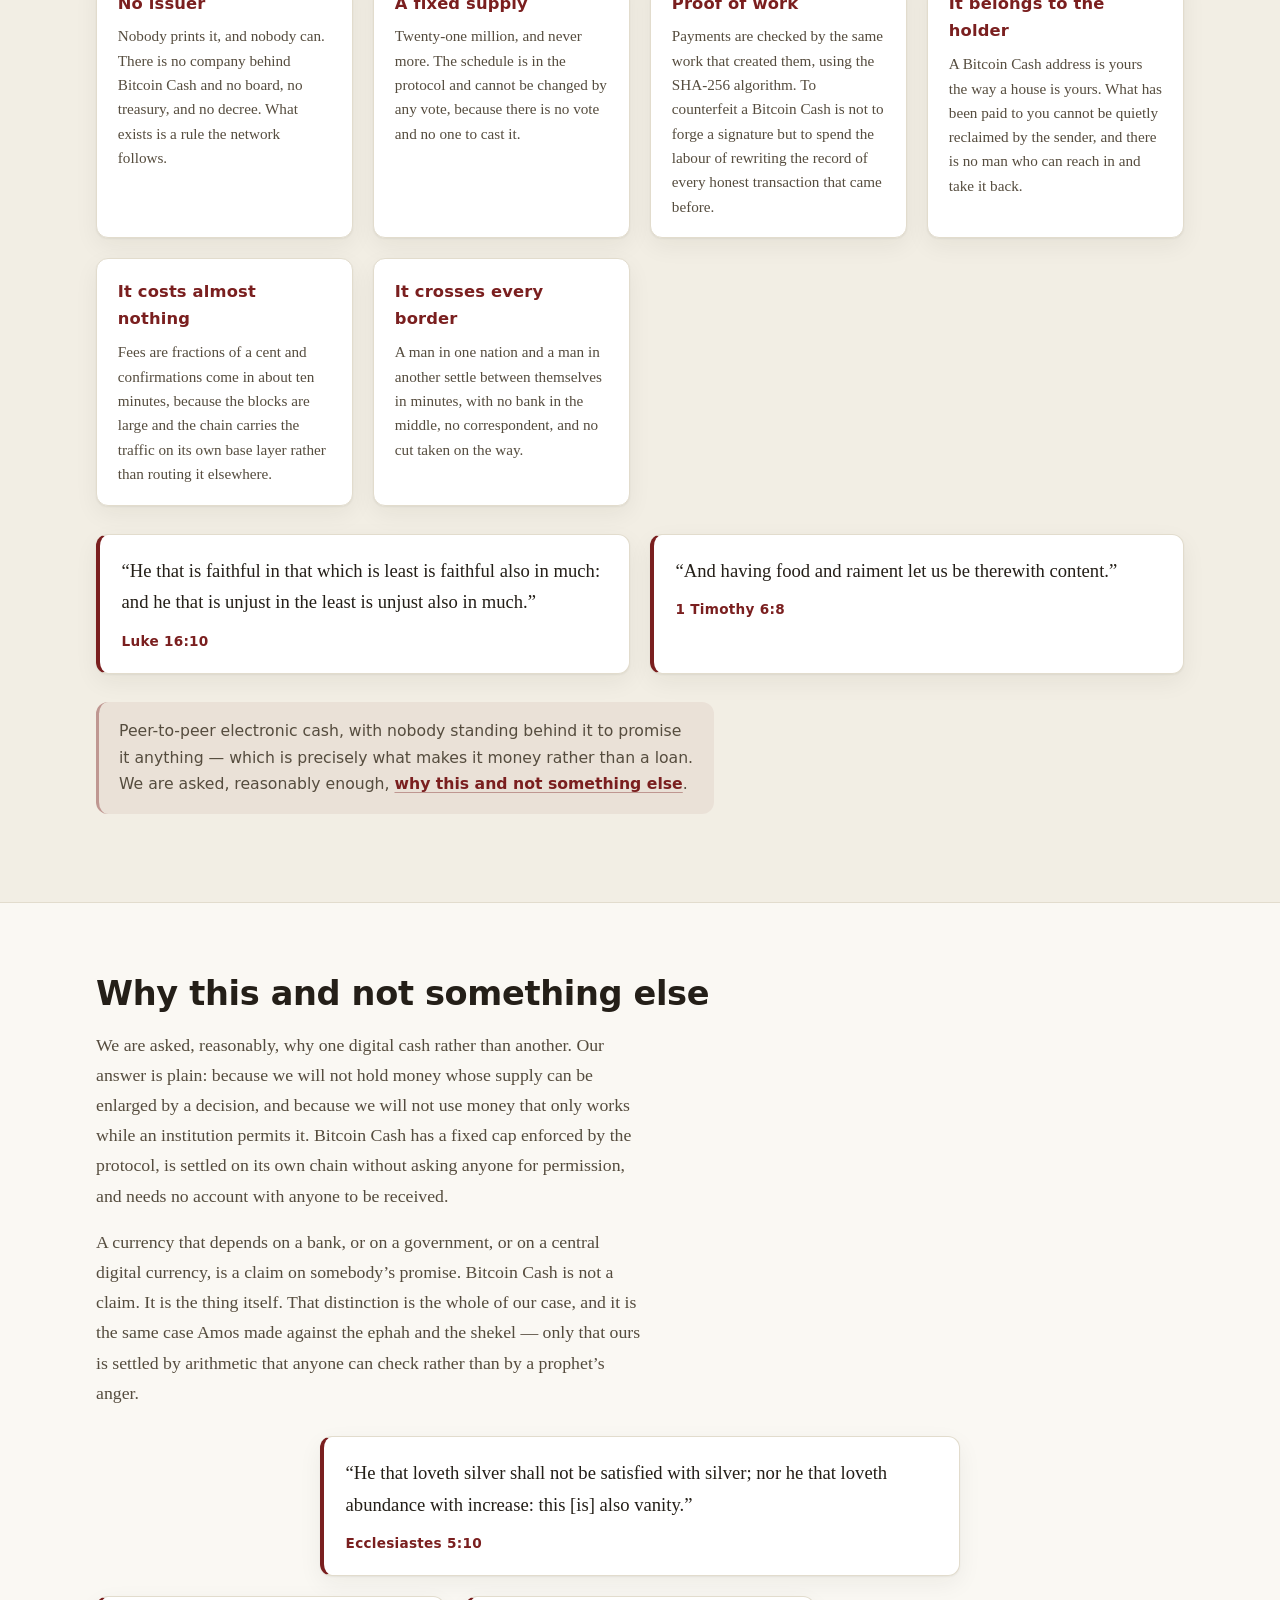
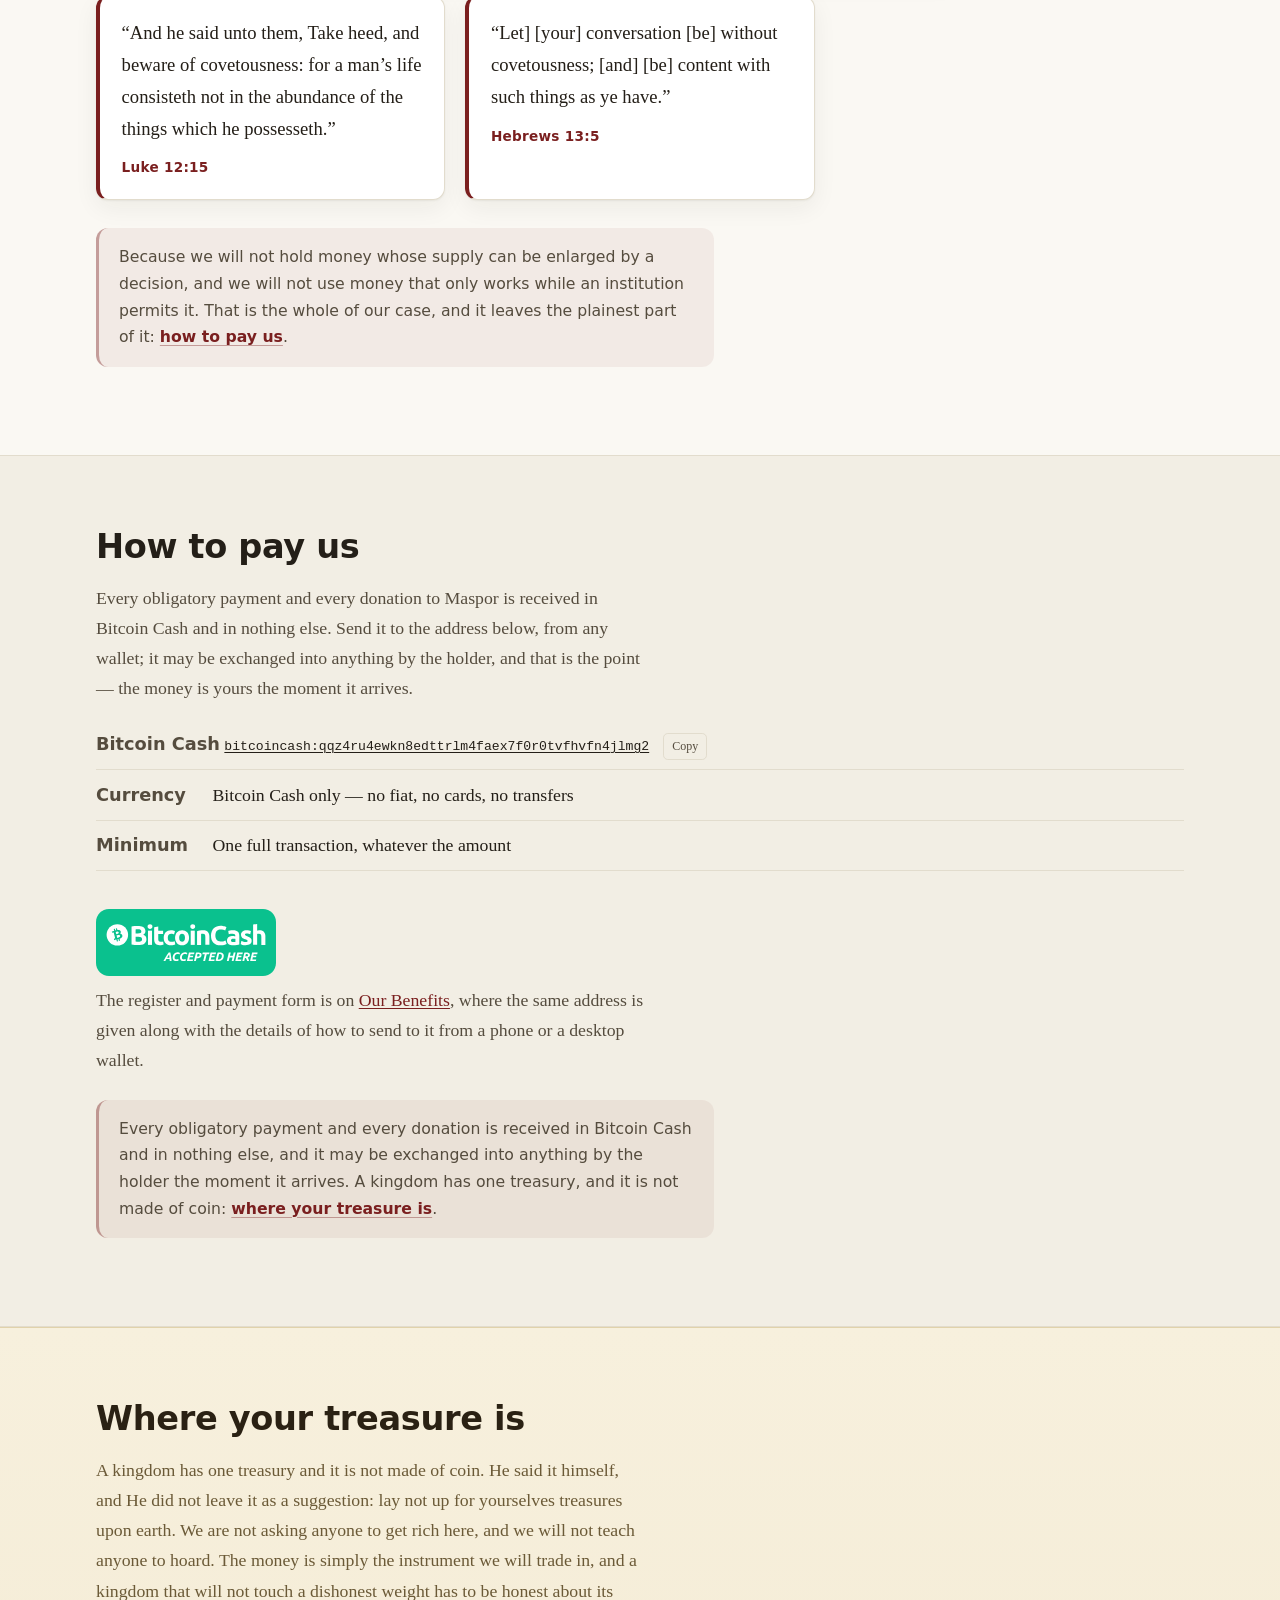
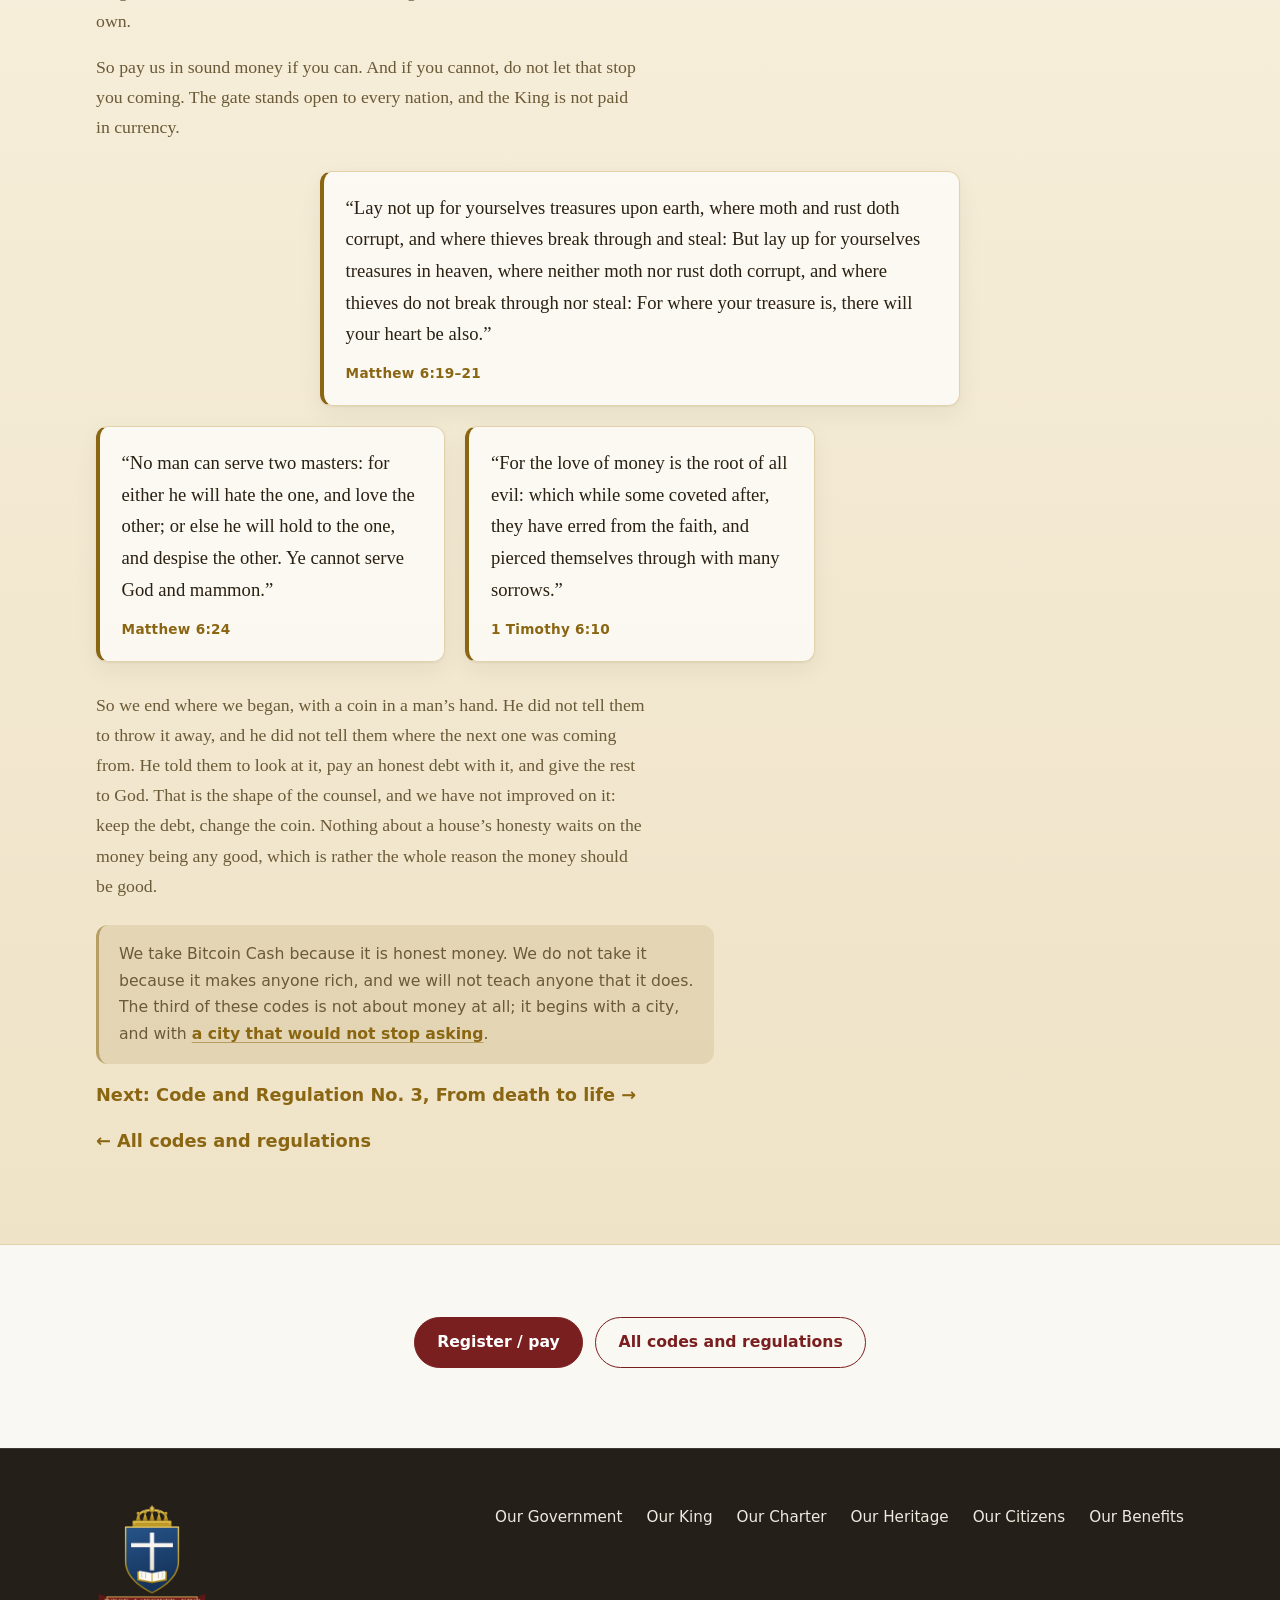
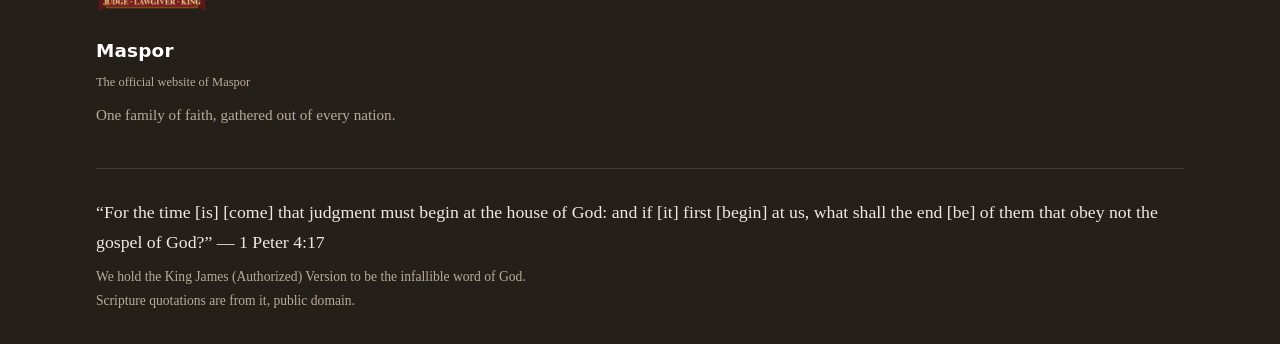
<file: code-bitcoin-cash.html>
<!DOCTYPE html>
<html lang="en">
<head>
  <meta charset="utf-8">
  <meta name="viewport" content="width=device-width, initial-scale=1">
  <title>Code and Regulation No. 2: Sound Money and the End of Fiat &mdash; Maspor</title>
  <meta name="description" content="Why Maspor takes no fiat money and accepts only digital cash called Bitcoin Cash: what sound money is, what the Bible says of false weights, and how to pay us.">
  <link rel="icon" href="favicon.ico" sizes="any">
  <link rel="icon" type="image/png" href="favicon.png" sizes="192x192">
  <link rel="apple-touch-icon" href="apple-touch-icon.png">
  <link rel="stylesheet" href="css/style.css">
  <script src="js/theme.js" defer></script>
</head>
<body>
  <a class="skip-link" href="#main">Skip to content</a>

  <header class="site-header">
    <div class="wrap header-inner">
      <a class="brand" href="index.html">
        <span class="brand-mark" aria-hidden="true">&#10013;</span>
        <span class="brand-text">
          <span class="brand-name">Maspor</span>
          <span class="brand-tagline">The official website of Maspor</span>
        </span>
      </a>
      <nav class="site-nav" aria-label="Primary">
        <ul>
          <li><a href="index.html">Our Government</a></li>
          <li><a href="king.html">Our King</a></li>
          <li><a href="charter.html">Our Charter</a></li>
          <li><a href="heritage.html">Our Heritage</a></li>
          <li><a href="citizenship.html" class="active" aria-current="page">Our Citizens</a></li>
          <li><a href="benefits.html">Our Benefits</a></li>
        </ul>
      </nav>

    </div>
  </header>

  <main id="main">
    <section class="page-head post-head">
      <div class="wrap">
        <p class="eyebrow">Codes and regulations</p>
        <h1>Code and Regulation No. 2: Sound money, and the end of fiat</h1>
        <p class="lead">
          After everything else had failed, they brought him a coin. It was not a gift and it was
          not curiosity &mdash; they knew the answer before they walked in, and the coin was the
          last thing they thought would get past him. Render unto C&aelig;sar the things which are
          C&aelig;sar&rsquo;s. But C&aelig;sar did not invent the coin, and he does not own the value
          in it. This is why we counsel a household to take no fiat money, and to accept only
          digital cash called Bitcoin Cash.
        </p>
        <p class="post-meta"><span class="post-no">Code and Regulation No. 2</span> &middot; Our Citizens</p>
      </div>
    </section>

    <section class="banner">
      <div class="wrap">
        <picture>
          <source type="image/avif" srcset="images/the-tribute-money-480.avif 480w, images/the-tribute-money-960.avif 960w" sizes="(min-width: 1152px) 1088px, 95vw">
          <source type="image/webp" srcset="images/the-tribute-money-480.webp 480w, images/the-tribute-money-960.webp 960w" sizes="(min-width: 1152px) 1088px, 95vw">
          <img class="banner-img" src="images/the-tribute-money.jpg" width="1000" height="741"
            alt="Christ, radiant with light, holds out a small coin before a group of questioning men gathered around him." loading="eager" fetchpriority="high" decoding="async">
        </picture>
      </div>
    </section>

    <section class="section">
      <div class="wrap">
        <h2>They sent a penny to catch him</h2>
        <p>
          They had tried everything else first. They had asked him where the Christ ought to be
          born; they had asked him for signs in the sky; they had argued with him in a synagogue
          until the room changed. And when none of that had moved him a single inch, they came
          with a coin.
        </p>
        <p>
          That is what made it a trap and not a question. They were not trying to learn the answer.
          They had the answer written down before they walked in, and all they wanted was for him
          to say the wrong word where a tax collector could hear it, so that they could hand him
          to the other faction. He gives them away in one line &mdash; why tempt ye me, ye
          hypocrites &mdash; and then asks for the money anyway: bring me a penny, that I may see
          it.
        </p>
        <div class="verses">
          <blockquote class="verse-wide">
            <p>&ldquo;And they brought [it]. And he saith unto them, Whose [is] this image and superscription? And they said unto him, C&aelig;sar&rsquo;s. And Jesus answering said unto them, Render to C&aelig;sar the things that are C&aelig;sar&rsquo;s, and to God the things that are God&rsquo;s. And they marvelled at him.&rdquo;</p>
            <cite>Mark 12:16&ndash;17</cite>
          </blockquote>
        </div>
        <p>
          But look at the coin, because that is where the interest is. It had a face on it. Not a
          denomination &mdash; a portrait, with a name in an inscription running round the top. Every
          time that man spent a penny he was carrying the likeness of an empire in his hand, and
          what was in his pocket was a small daily photograph of the thing that had issued it.
        </p>
        <p>
          And that is where most readers get the verse wrong, in both directions at once. Render
          unto C&aelig;sar is not a grant of power &mdash; he did not hand anybody authority, and no
          amount of obedience turns the issuing authority into the Lord. It is the disclosure of
          one. He told them whose authority it was. That is a completely different act, and it is
          the one this whole code rests on.
        </p>
        <p class="note">
          They had the answer written down before they walked in, and all they wanted was one
          wrong word said where a tax collector could hear it. He gives them away in a single
          line, and then asks for the money anyway:
          <span class="carry">render unto Caesar</span>.
        </p>
      </div>
    </section>

    <section class="section">
      <div class="wrap">
        <h2>Render unto Caesar</h2>
        <p>
          Now take up the sentence again, the scene being clear. He did not tell them to stop
          rendering it; he told them whose it was, and to render it to its own. That is the ground
          on which this counsel rests: we are not against Caesar, we are against no man&rsquo;s
          lawful due, and every debt honestly owed is paid in full. What we will not do is confuse
          his authority with the value of the metal in his hand.
        </p>
        <p>
          The coin in the parable was real money. It had weight, and it had an honest name, and a
          man could tell by looking at it what it was. That is the whole question this turns on
          &mdash; not whether money exists, but whether what we hold as money is worth what it
          claims to be worth.
        </p>
        <div class="verses">
          <blockquote class="verse-wide">
            <p>&ldquo;They say unto him, C&aelig;sar&rsquo;s. Then saith he unto them, Render therefore unto C&aelig;sar the things which are C&aelig;sar&rsquo;s; and unto God the things that are God&rsquo;s.&rdquo;</p>
            <cite>Matthew 22:21</cite>
          </blockquote>
          <blockquote class="verse-wide">
            <p>&ldquo;And when he was come into the house, Jesus prevented him, saying, What thinkest thou, Simon? of whom do the kings of the earth take custom or tribute? of their own children, or of strangers?&rdquo;</p>
            <cite>Matthew 17:25&ndash;26</cite>
          </blockquote>
        </div>
        <p class="note">
          He did not tell them to stop rendering it; he told them whose it was, and to render it
          to its own. We are not against Caesar, and not against any man&rsquo;s lawful due. But
          he has a great deal more to say about this than about almost anything else men argue
          over, and what he says concerns <span class="carry">the weights</span>.
        </p>
      </div>
    </section>

    <section class="section section-alt">
      <div class="wrap">
        <h2>What the Bible says about the weights</h2>
        <p>
          God has more to say about money than He has about almost anything else that men argue
          over, and He says it plainly. He calls a false balance an abomination. He calls divers
          weights and divers measures an abomination. He names the men who &ldquo;make the ephah
          small, and the shekel great,&rdquo; and He calls the whole transaction an abomination to
          Him.
        </p>
        <p>
          This is not a proof-text for a theory of banking. It is a judgment on a practice, and the
          practice is this: to issue a thing that is called money, whose worth you have arranged in
          advance to diminish, and to pass it on at the value it bears on the face of it. God does
          not like that, and He has said so in the Law, in the Prophets, and in the Gospels.
        </p>
        <div class="verses">
          <blockquote>
            <p>&ldquo;A false balance [is] abomination to the LORD: but a just weight [is] his delight.&rdquo;</p>
            <cite>Proverbs 11:1</cite>
          </blockquote>
          <blockquote>
            <p>&ldquo;Divers weights, [and] divers measures, both of them [are] alike abomination to the LORD.&rdquo;</p>
            <cite>Proverbs 20:10</cite>
          </blockquote>
          <blockquote class="verse-wide">
            <p>&ldquo;Saying, When will the new moon be gone, that we may sell corn? and the sabbath, that we may set forth wheat, making the ephah small, and the shekel great, and falsifying the balances by deceit?&rdquo;</p>
            <cite>Amos 8:5</cite>
          </blockquote>
          <blockquote>
            <p>&ldquo;Thy princes [are] rebellious, and companions of thieves: every one loveth gifts, and followeth after rewards: they judge not the fatherless, neither doth the cause of the widow come unto them.&rdquo;</p>
            <cite>Isaiah 1:23</cite>
          </blockquote>
        </div>
        <p class="note">
          A false balance is an abomination; so are divers weights and divers measures. That is
          a judgment upon a practice and not a proof-text for a theory of banking &mdash; and
          the practice has a name, which we take up next:
          <span class="carry">what fiat actually is</span>.
        </p>
      </div>
    </section>

    <section class="section">
      <div class="wrap">
        <h2>What fiat actually is</h2>
        <p>
          Fiat money is money because the government that issues it says so. It has no fixed weight,
          no scarce metal behind it, and no limit that cannot be moved by a vote in a chamber. Its
          value is not a fact about the world; it is a decision about the world, made by men who are
          themselves part of the system. And the decision can be unmade. Every generation that has
          ever printed money has printed more of it, and every one of them has been certain it was
          the last to do so.
        </p>
        <p>
          We are not making a claim about economics that the reader must take on our word. It is
          enough to observe what happens to a sum of paper money held over a working life: the
          number stays the same, and what it buys does not. The name on the note does not change.
          The promise printed on it does not change. Only the weight behind it changes, and nobody
          prints that on the note.
        </p>
        <p class="note">
          Our objection is not to governments, and not to paper. It is to a promise that can be
          broken by the one who made it &mdash; and to a promise that a man cannot examine. The
          alternative we counsel is not an institution but a thing, and it is worth naming
          plainly: <span class="carry">what Bitcoin Cash is</span>.
        </p>
      </div>
    </section>

    <section class="section section-alt">
      <div class="wrap">
        <h2>What Bitcoin Cash is</h2>
        <p>
          Bitcoin Cash is peer-to-peer electronic cash. It is the name of the money, not the name of
          a company or an institution, and there is nobody standing behind it to promise it anything
          &mdash; which is precisely what makes it money rather than a loan.
        </p>
        <ul class="rule-list">
          <li>
            <strong>No issuer</strong>
            <span>Nobody prints it, and nobody can. There is no company behind Bitcoin Cash and no
            board, no treasury, and no decree. What exists is a rule the network follows.</span>
          </li>
          <li>
            <strong>A fixed supply</strong>
            <span>Twenty-one million, and never more. The schedule is in the protocol and cannot be
            changed by any vote, because there is no vote and no one to cast it.</span>
          </li>
          <li>
            <strong>Proof of work</strong>
            <span>Payments are checked by the same work that created them, using the SHA-256
            algorithm. To counterfeit a Bitcoin Cash is not to forge a signature but to spend the
            labour of rewriting the record of every honest transaction that came before.</span>
          </li>
          <li>
            <strong>It belongs to the holder</strong>
            <span>A Bitcoin Cash address is yours the way a house is yours. What has been paid to
            you cannot be quietly reclaimed by the sender, and there is no man who can reach in and
            take it back.</span>
          </li>
          <li>
            <strong>It costs almost nothing</strong>
            <span>Fees are fractions of a cent and confirmations come in about ten minutes, because
            the blocks are large and the chain carries the traffic on its own base layer rather than
            routing it elsewhere.</span>
          </li>
          <li>
            <strong>It crosses every border</strong>
            <span>A man in one nation and a man in another settle between themselves in minutes,
            with no bank in the middle, no correspondent, and no cut taken on the way.</span>
          </li>
        </ul>
        <div class="verses">
          <blockquote>
            <p>&ldquo;He that is faithful in that which is least is faithful also in much: and he that is unjust in the least is unjust also in much.&rdquo;</p>
            <cite>Luke 16:10</cite>
          </blockquote>
          <blockquote>
            <p>&ldquo;And having food and raiment let us be therewith content.&rdquo;</p>
            <cite>1 Timothy 6:8</cite>
          </blockquote>
        </div>
        <p class="note">
          Peer-to-peer electronic cash, with nobody standing behind it to promise it anything
          &mdash; which is precisely what makes it money rather than a loan. We are asked,
          reasonably enough, <span class="carry">why this and not something else</span>.
        </p>
      </div>
    </section>

    <section class="section">
      <div class="wrap">
        <h2>Why this and not something else</h2>
        <p>
          We are asked, reasonably, why one digital cash rather than another. Our answer is plain:
          because we will not hold money whose supply can be enlarged by a decision, and because we
          will not use money that only works while an institution permits it. Bitcoin Cash has a
          fixed cap enforced by the protocol, is settled on its own chain without asking anyone for
          permission, and needs no account with anyone to be received.
        </p>
        <p>
          A currency that depends on a bank, or on a government, or on a central digital currency,
          is a claim on somebody&rsquo;s promise. Bitcoin Cash is not a claim. It is the thing
          itself. That distinction is the whole of our case, and it is the same case Amos made
          against the ephah and the shekel &mdash; only that ours is settled by arithmetic that
          anyone can check rather than by a prophet&rsquo;s anger.
        </p>
        <div class="verses">
          <blockquote class="verse-wide">
            <p>&ldquo;He that loveth silver shall not be satisfied with silver; nor he that loveth abundance with increase: this [is] also vanity.&rdquo;</p>
            <cite>Ecclesiastes 5:10</cite>
          </blockquote>
          <blockquote>
            <p>&ldquo;And he said unto them, Take heed, and beware of covetousness: for a man&rsquo;s life consisteth not in the abundance of the things which he possesseth.&rdquo;</p>
            <cite>Luke 12:15</cite>
          </blockquote>
          <blockquote>
            <p>&ldquo;Let] [your] conversation [be] without covetousness; [and] [be] content with such things as ye have.&rdquo;</p>
            <cite>Hebrews 13:5</cite>
          </blockquote>
        </div>
        <p class="note">
          Because we will not hold money whose supply can be enlarged by a decision, and we will
          not use money that only works while an institution permits it. That is the whole of
          our case, and it leaves the plainest part of it:
          <span class="carry">how to pay us</span>.
        </p>
      </div>
    </section>

    <section class="section section-alt">
      <div class="wrap">
        <h2>How to pay us</h2>
        <p>
          Every obligatory payment and every donation to Maspor is received in Bitcoin Cash and in
          nothing else. Send it to the address below, from any wallet; it may be exchanged into
          anything by the holder, and that is the point &mdash; the money is yours the moment it
          arrives.
        </p>
        <ul class="contact-list">
          <li>
            <span>Bitcoin Cash</span>
            <a class="bch-address" href="bitcoin:qqz4ru4ewkn8edttrlm4faex7f0r0tvfhvfn4jlmg2" data-copy="bitcoincash:qqz4ru4ewkn8edttrlm4faex7f0r0tvfhvfn4jlmg2">bitcoincash:qqz4ru4ewkn8edttrlm4faex7f0r0tvfhvfn4jlmg2</a>
            <button class="copy-btn" type="button" data-copy-btn>Copy</button>
          </li>
          <li><span>Currency</span> Bitcoin Cash only &mdash; no fiat, no cards, no transfers</li>
          <li><span>Minimum</span> One full transaction, whatever the amount</li>
        </ul>
        <a class="bch-logo-link" href="bitcoin:qqz4ru4ewkn8edttrlm4faex7f0r0tvfhvfn4jlmg2">
          <img class="bch-logo" src="images/bitcoin-cash-badge.svg" alt="Pay to Bitcoin Cash address bitcoincash:qqz4ru4ewkn8edttrlm4faex7f0r0tvfhvfn4jlmg2" width="180" height="67" loading="lazy" decoding="async">
        </a>
        <p>
          The register and payment form is on
          <a href="benefits.html#contact">Our Benefits</a>, where the same address is given along
          with the details of how to send to it from a phone or a desktop wallet.
        </p>
        <p class="note">
          Every obligatory payment and every donation is received in Bitcoin Cash and in nothing
          else, and it may be exchanged into anything by the holder the moment it arrives. A
          kingdom has one treasury, and it is not made of coin:
          <span class="carry">where your treasure is</span>.
        </p>
      </div>
    </section>

    <section class="section royal">
      <div class="wrap">
        <h2>Where your treasure is</h2>
        <p>
          A kingdom has one treasury and it is not made of coin. He said it himself, and He did not
          leave it as a suggestion: lay not up for yourselves treasures upon earth. We are not
          asking anyone to get rich here, and we will not teach anyone to hoard. The money is simply
          the instrument we will trade in, and a kingdom that will not touch a dishonest weight has
          to be honest about its own.
        </p>
        <p>
          So pay us in sound money if you can. And if you cannot, do not let that stop you coming.
          The gate stands open to every nation, and the King is not paid in currency.
        </p>
        <div class="verses">
          <blockquote class="verse-wide">
            <p>&ldquo;Lay not up for yourselves treasures upon earth, where moth and rust doth corrupt, and where thieves break through and steal: But lay up for yourselves treasures in heaven, where neither moth nor rust doth corrupt, and where thieves do not break through nor steal: For where your treasure is, there will your heart be also.&rdquo;</p>
            <cite>Matthew 6:19&ndash;21</cite>
          </blockquote>
          <blockquote>
            <p>&ldquo;No man can serve two masters: for either he will hate the one, and love the other; or else he will hold to the one, and despise the other. Ye cannot serve God and mammon.&rdquo;</p>
            <cite>Matthew 6:24</cite>
          </blockquote>
          <blockquote>
            <p>&ldquo;For the love of money is the root of all evil: which while some coveted after, they have erred from the faith, and pierced themselves through with many sorrows.&rdquo;</p>
            <cite>1 Timothy 6:10</cite>
          </blockquote>
        </div>
        <p>
          So we end where we began, with a coin in a man&rsquo;s hand. He did not tell them to
          throw it away, and he did not tell them where the next one was coming from. He told them
          to look at it, pay an honest debt with it, and give the rest to God. That is the shape
          of the counsel, and we have not improved on it: keep the debt, change the coin. Nothing
          about a house&rsquo;s honesty waits on the money being any good, which is rather the
          whole reason the money should be good.
        </p>
        <p class="note">
          We take Bitcoin Cash because it is honest money. We do not take it because it makes
          anyone rich, and we will not teach anyone that it does. The third of these codes is not
          about money at all; it begins with a city, and with
          <span class="carry">a city that would not stop asking</span>.
        </p>
        <p><a class="link-more" href="code-licensing.html">Next: Code and Regulation No. 3, From death to life &rarr;</a></p>
        <p><a class="link-more" href="citizenship.html#codes">&larr; All codes and regulations</a></p>
      </div>
    </section>

    <section class="section post-foot">
      <div class="wrap center">
        <p class="hero-cta">
          <a class="btn" href="benefits.html#contact">Register / pay</a>
          <a class="btn btn-ghost" href="citizenship.html#codes">All codes and regulations</a>
        </p>
      </div>
    </section>
  </main>

  <footer class="site-footer">
    <div class="wrap footer-inner">
      <div class="footer-top">
        <div class="footer-brand">
          <img class="footer-seal" src="images/maspor-seal.png" alt="The arms of Maspor: a cross argent upon an open book, azure, beneath an open crown." width="256" height="256" loading="lazy" decoding="async">
          <p class="footer-title">Maspor</p>
          <p class="footer-official">The official website of Maspor</p>
          <p class="footer-tag">One family of faith, gathered out of every nation.</p>
        </div>
        <nav class="footer-nav" aria-label="Footer">
          <a href="index.html">Our Government</a>
          <a href="king.html">Our King</a>
          <a href="charter.html">Our Charter</a>
          <a href="heritage.html">Our Heritage</a>
          <a href="citizenship.html">Our Citizens</a>
          <a href="benefits.html">Our Benefits</a>
        </nav>
      </div>
      <div class="footer-bottom">
        <p class="footer-verse">&ldquo;For the time [is] [come] that judgment must begin at the house of God: and if [it] first [begin] at us, what shall the end [be] of them that obey not the gospel of God?&rdquo; &mdash; 1 Peter 4:17</p>
        <p class="footer-credit">We hold the King James (Authorized) Version to be the infallible word of God. Scripture quotations are from it, public domain.</p>
      </div>
    </div>
  </footer>
</body>
</html>
</file>
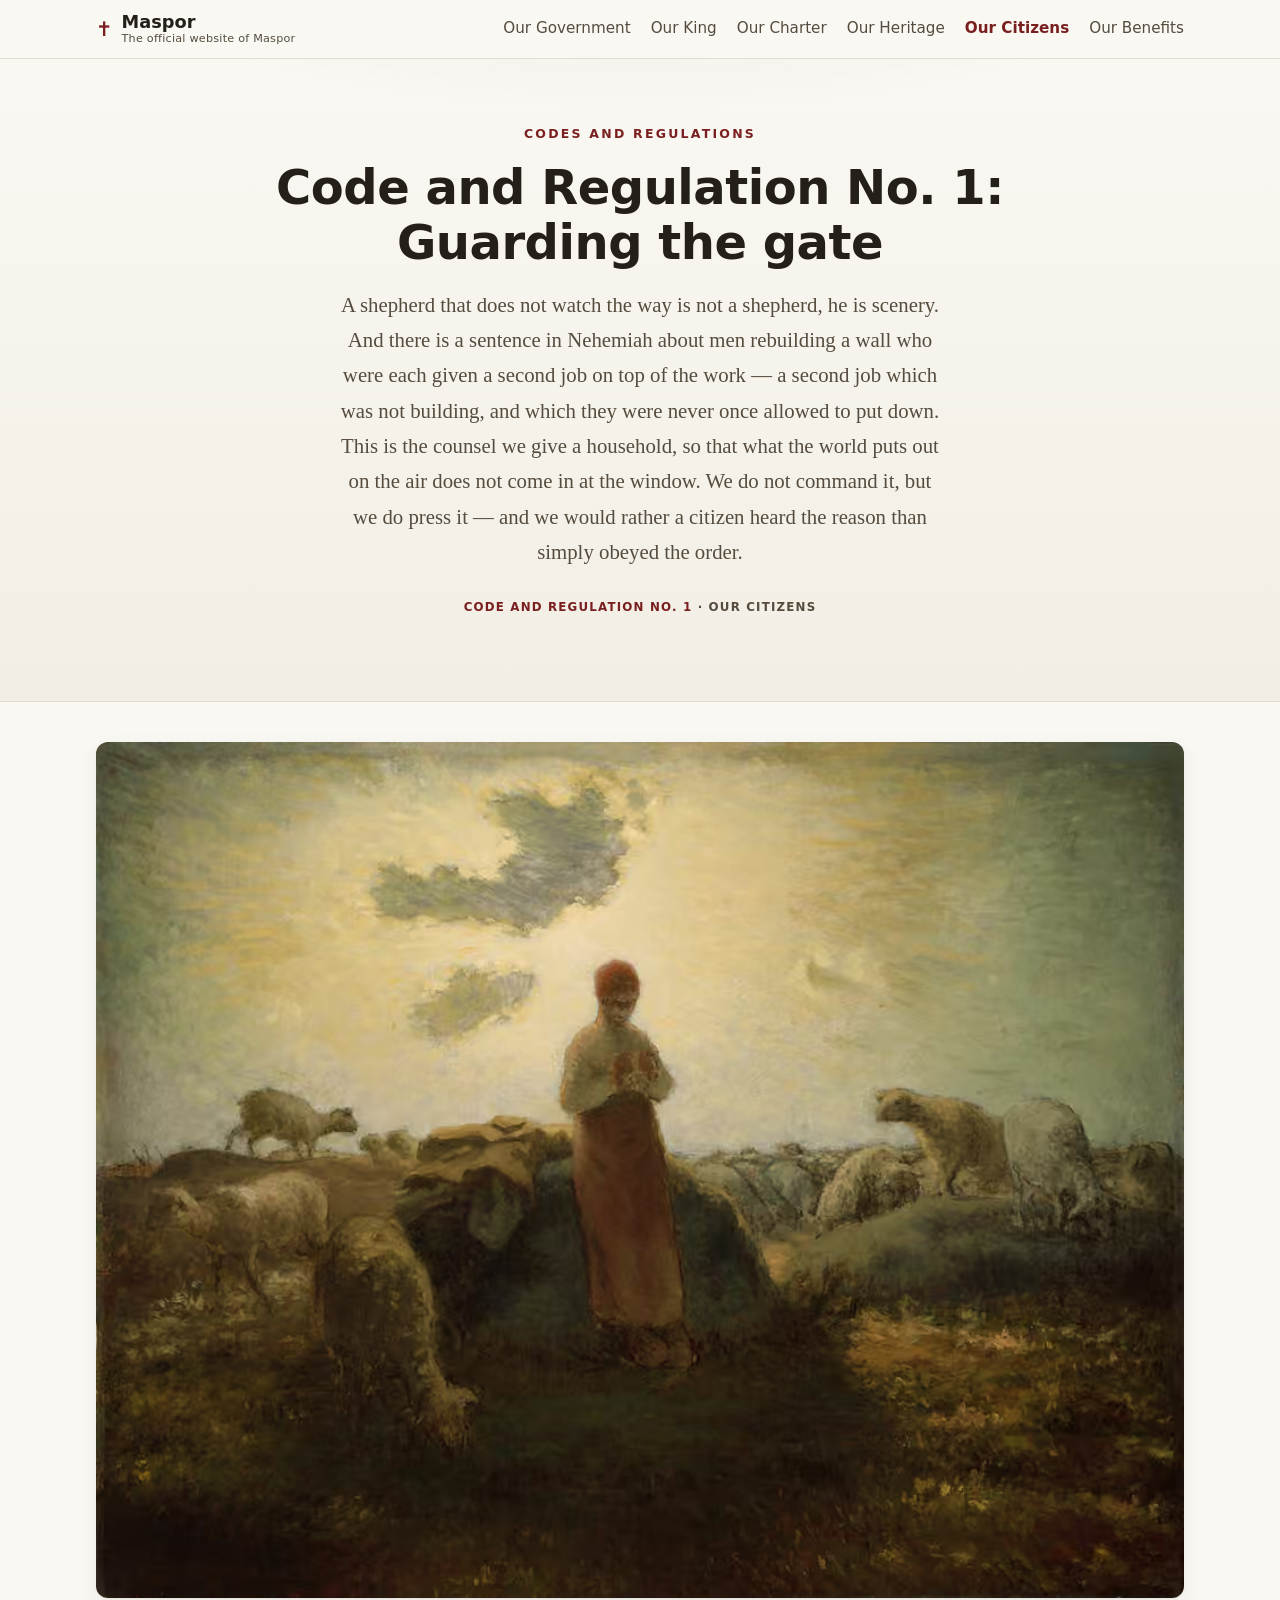
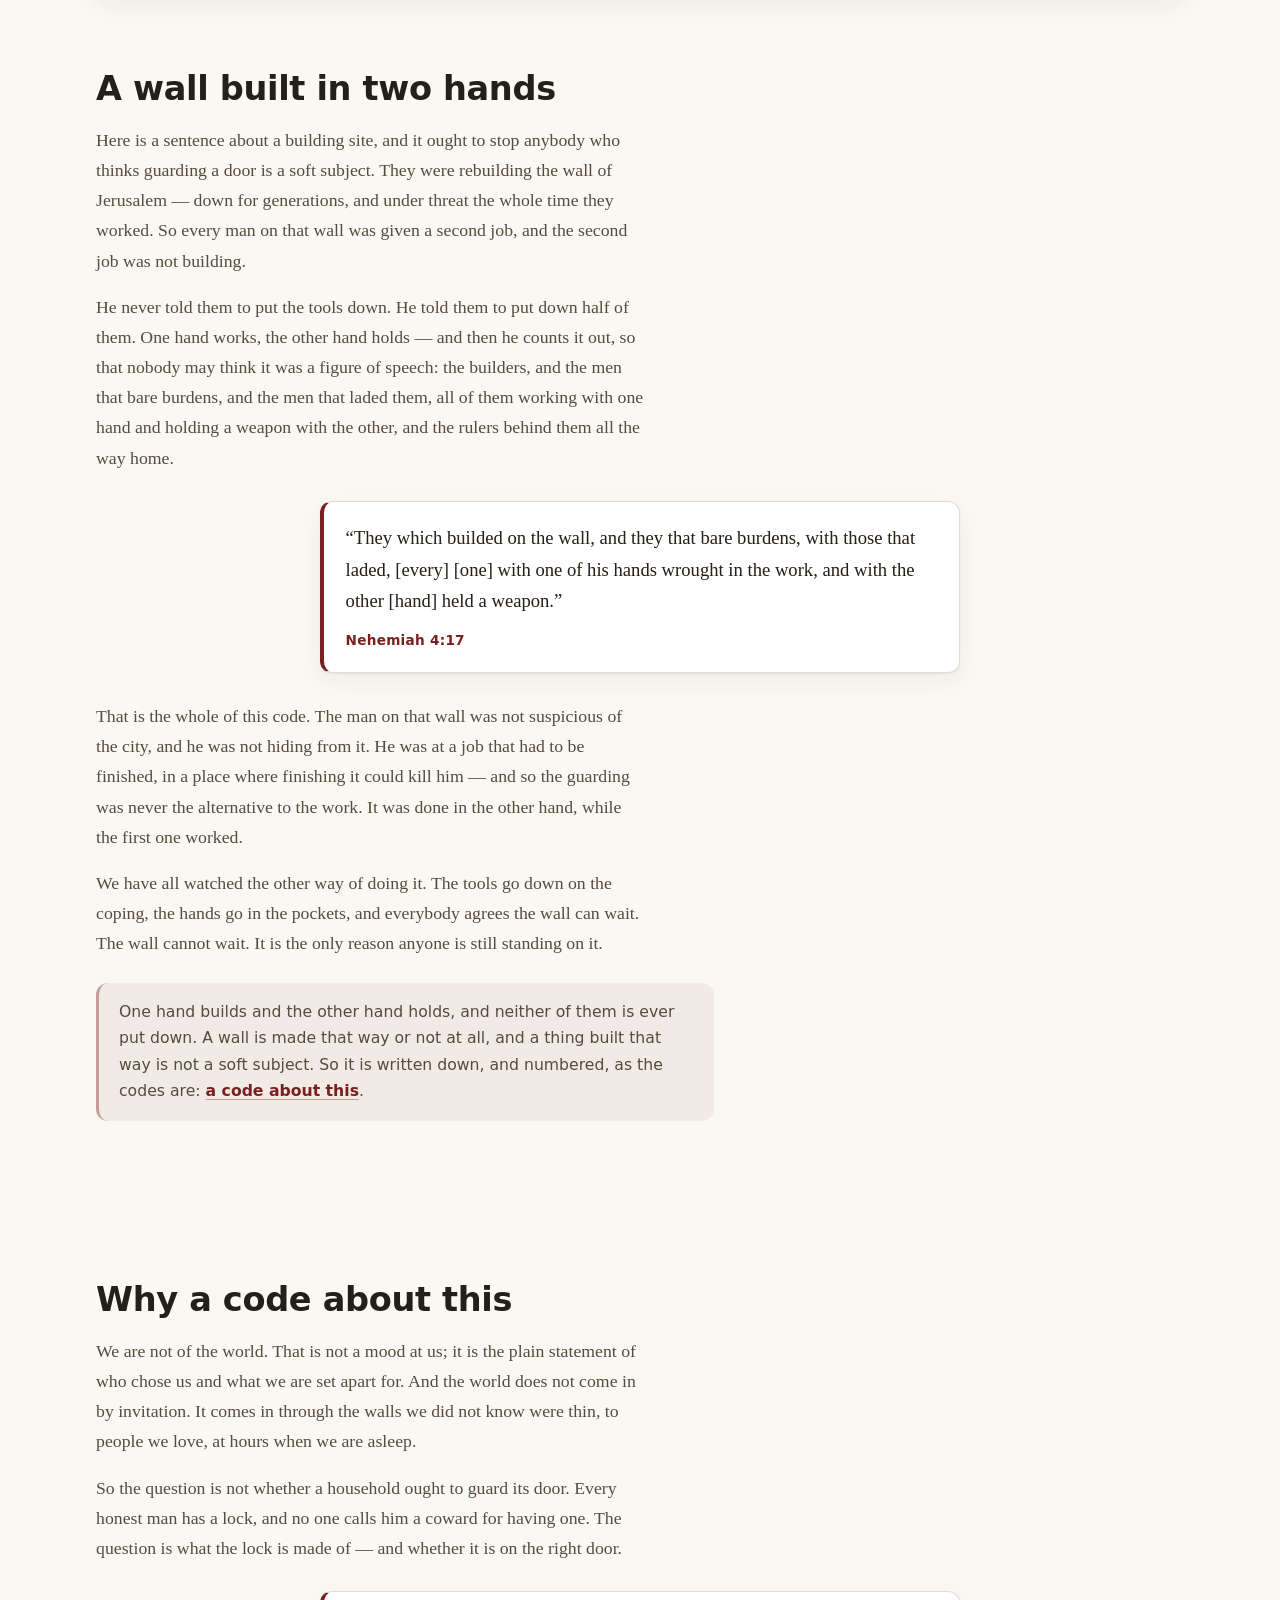
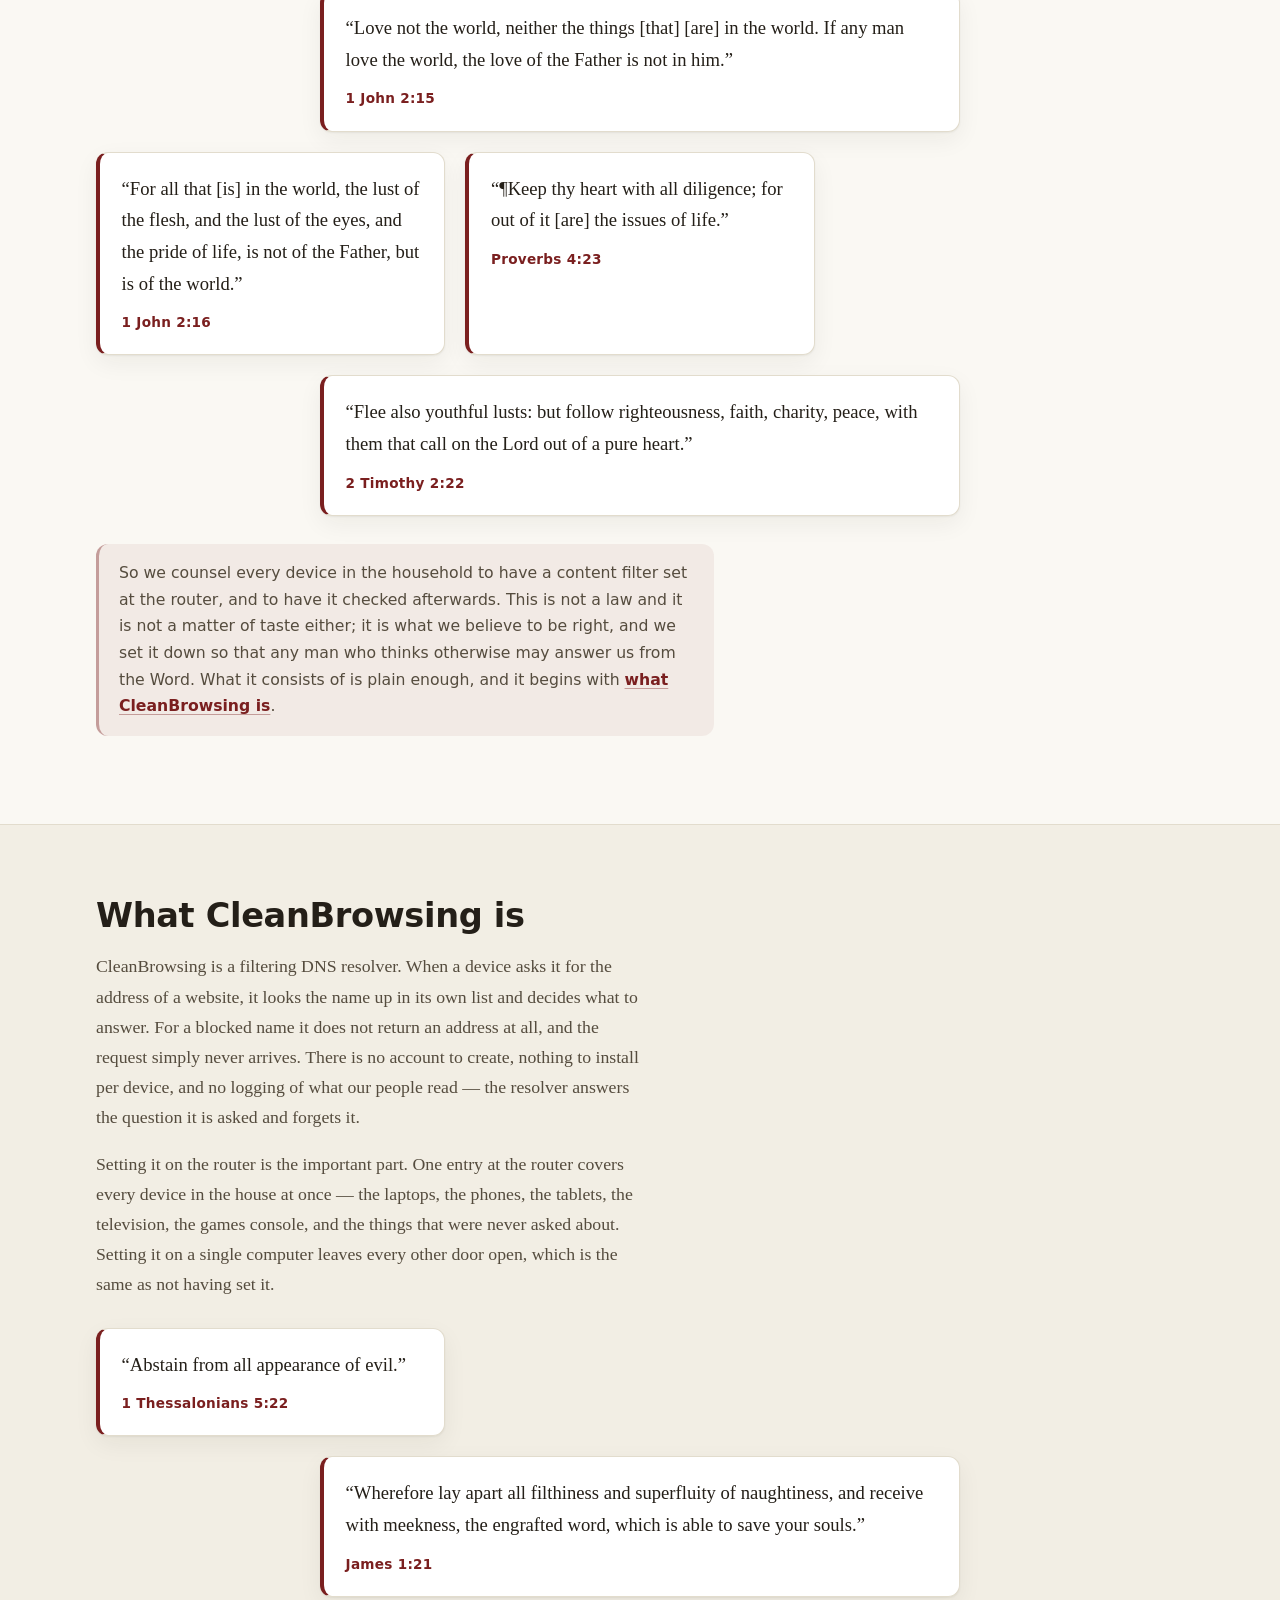
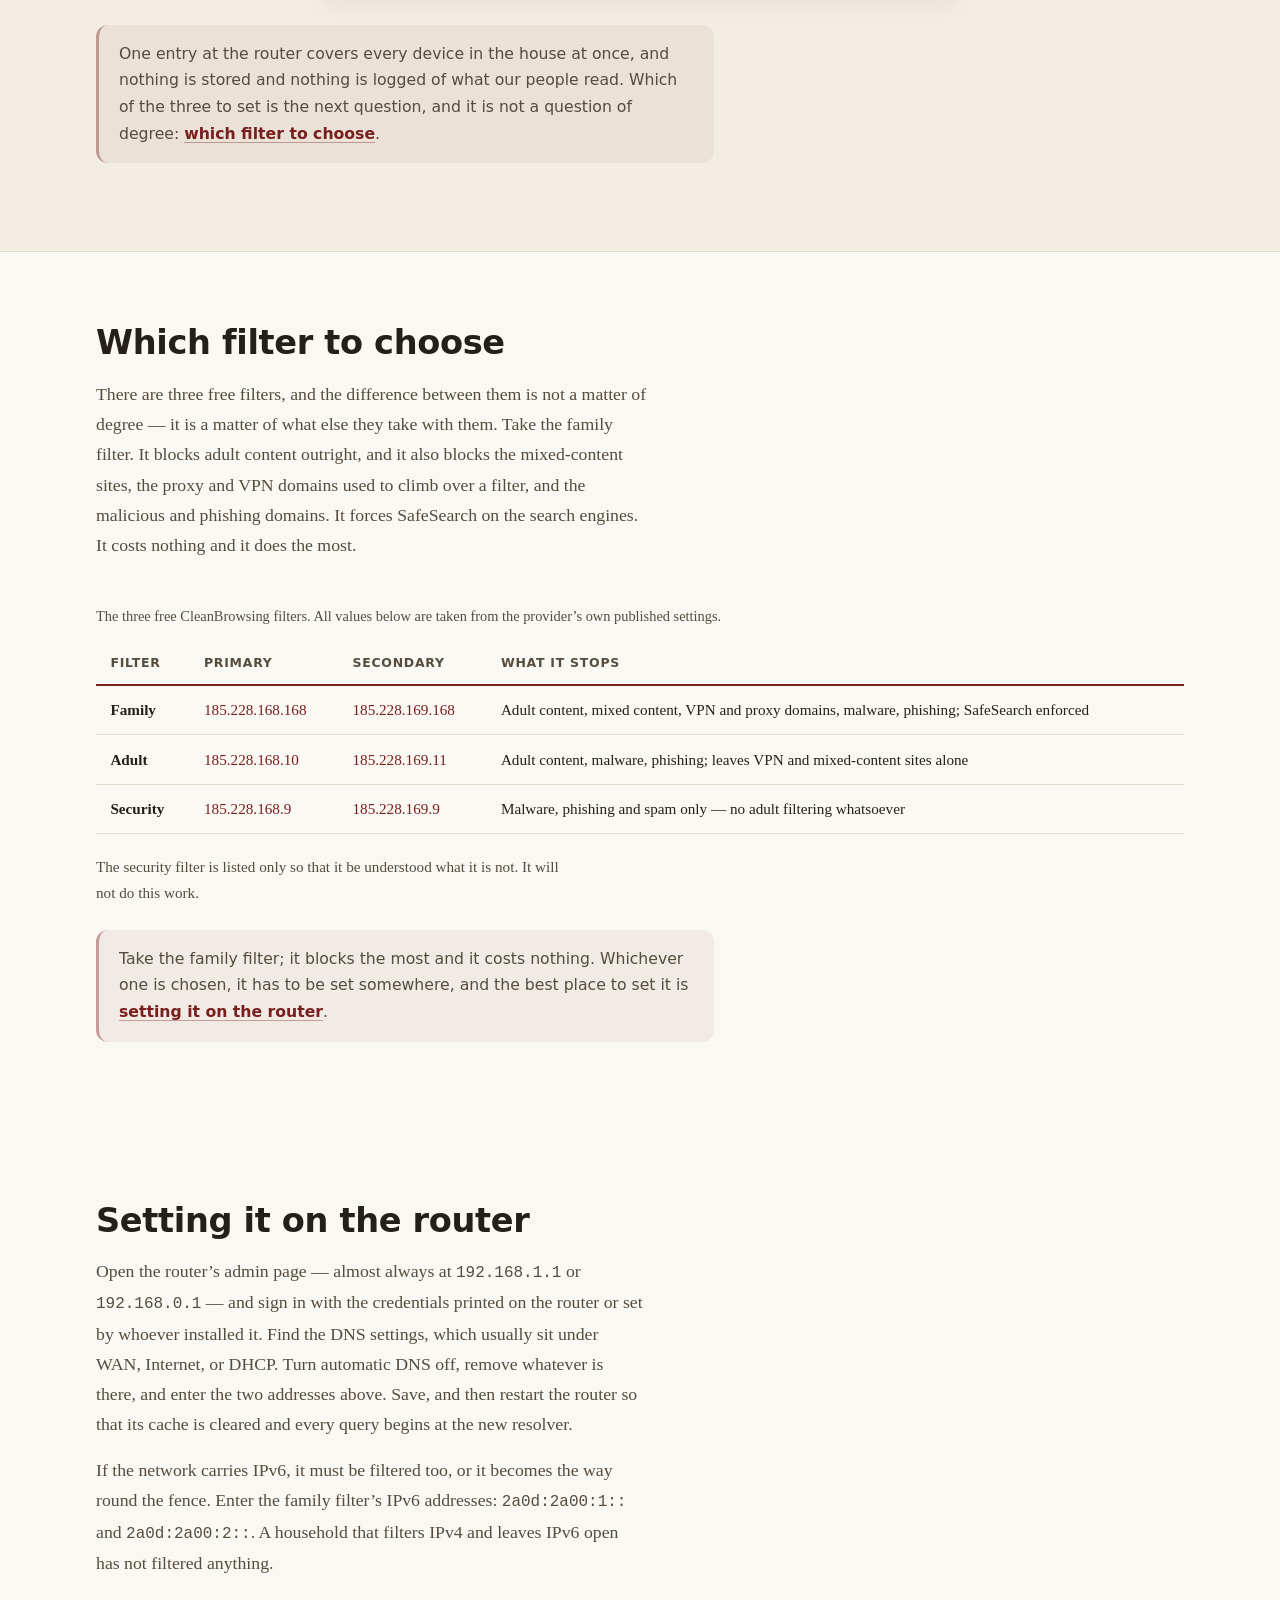
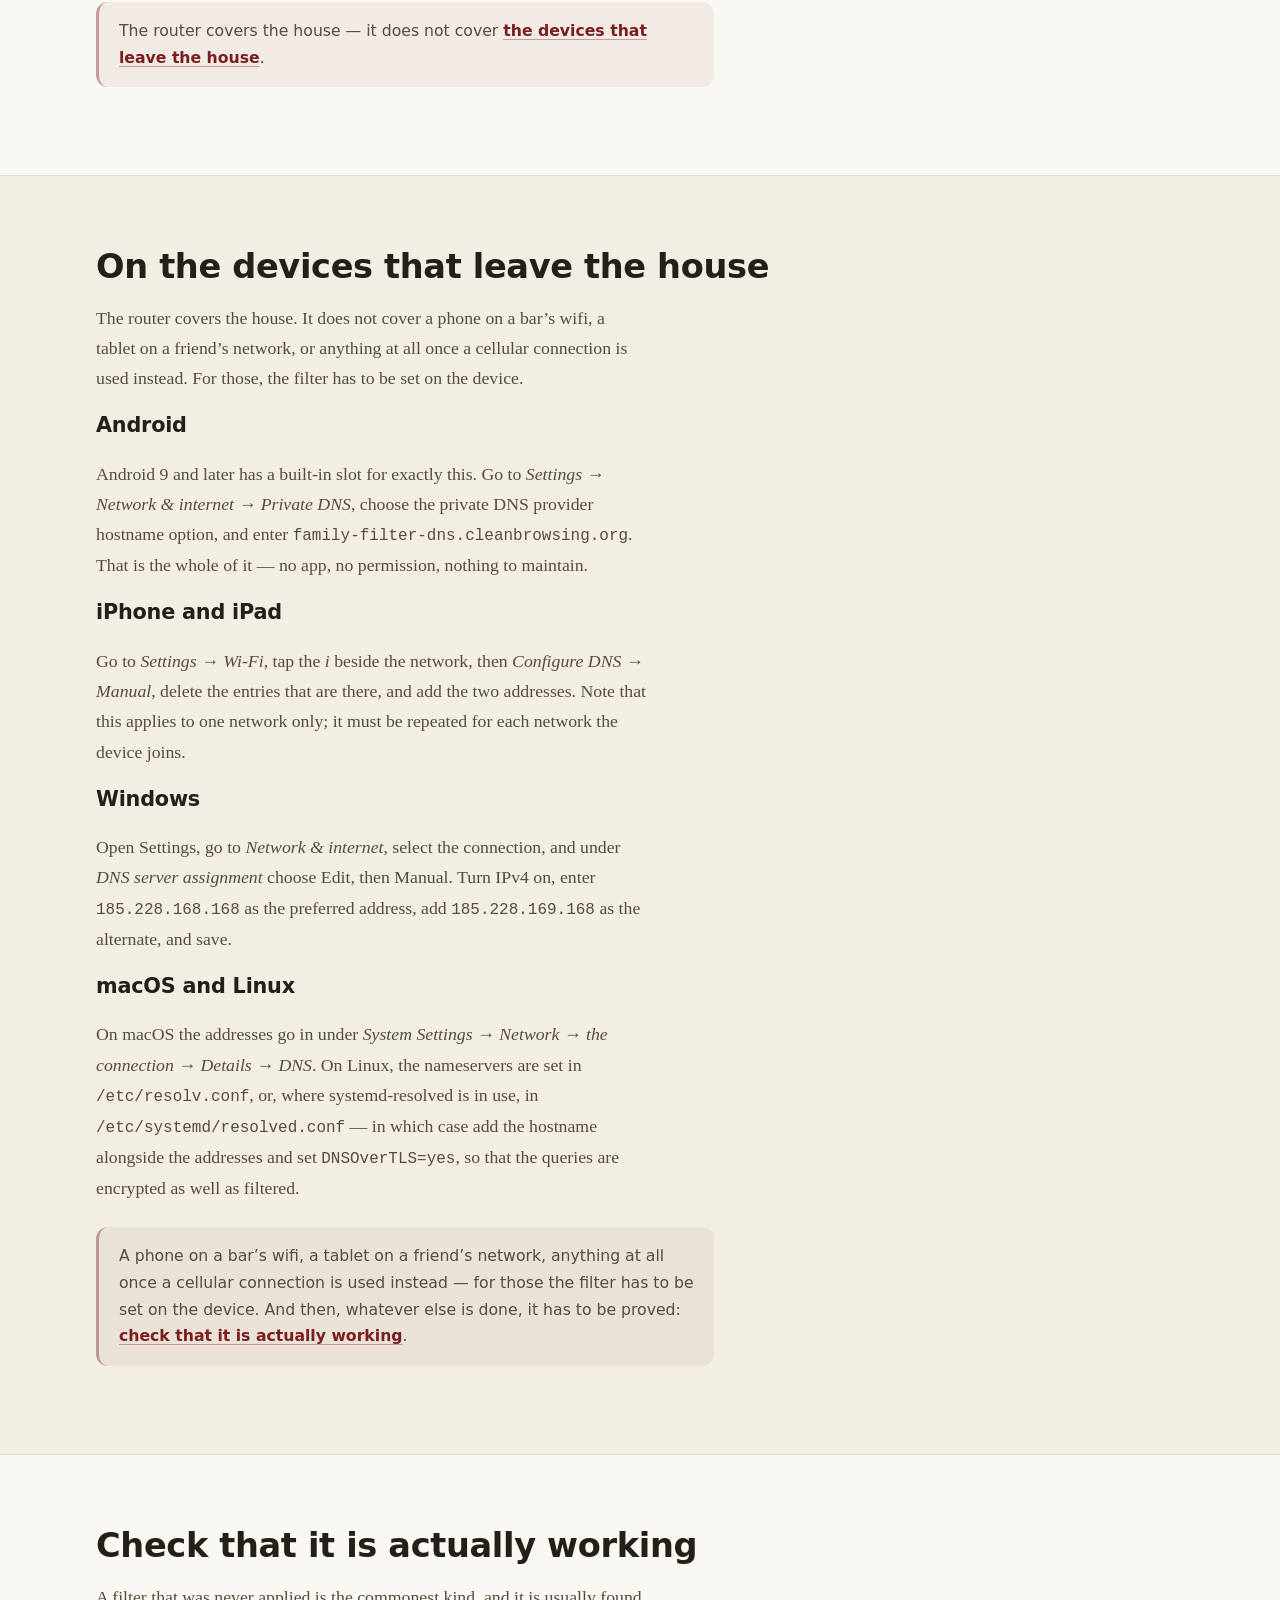
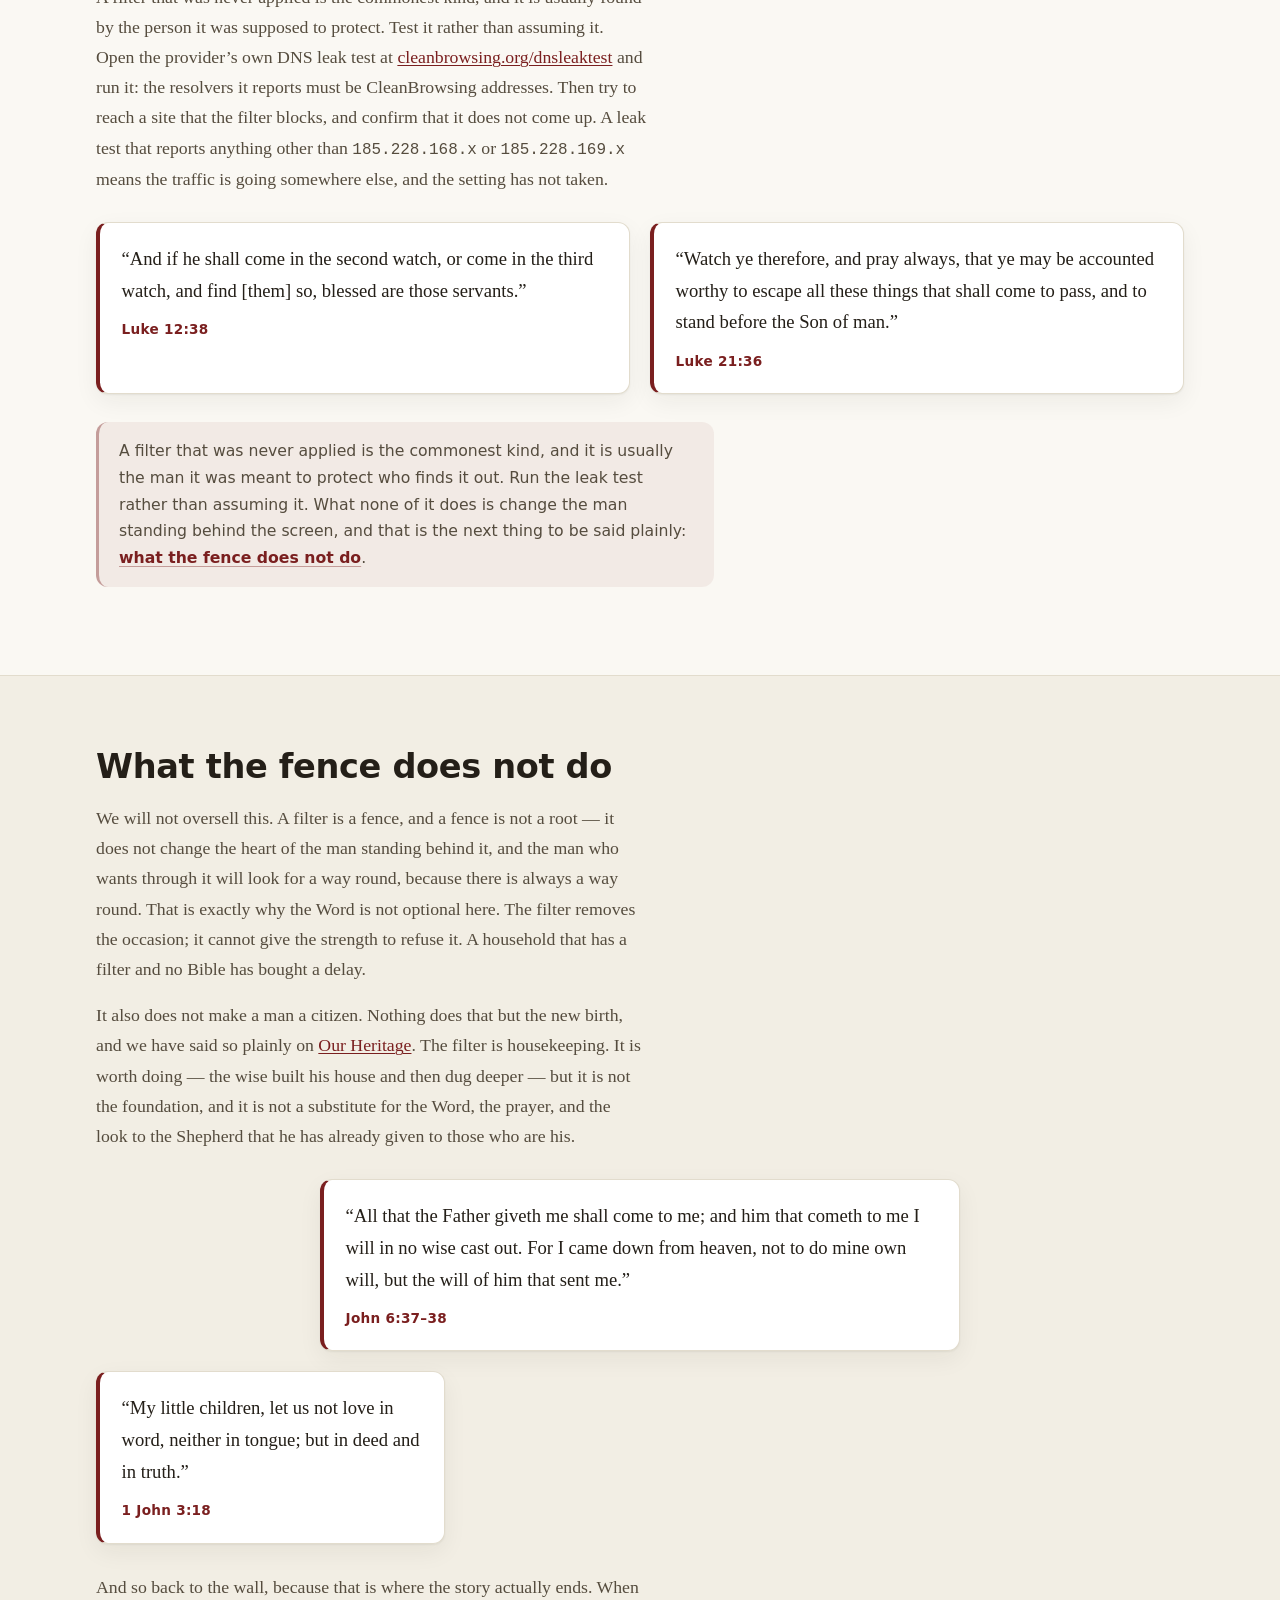
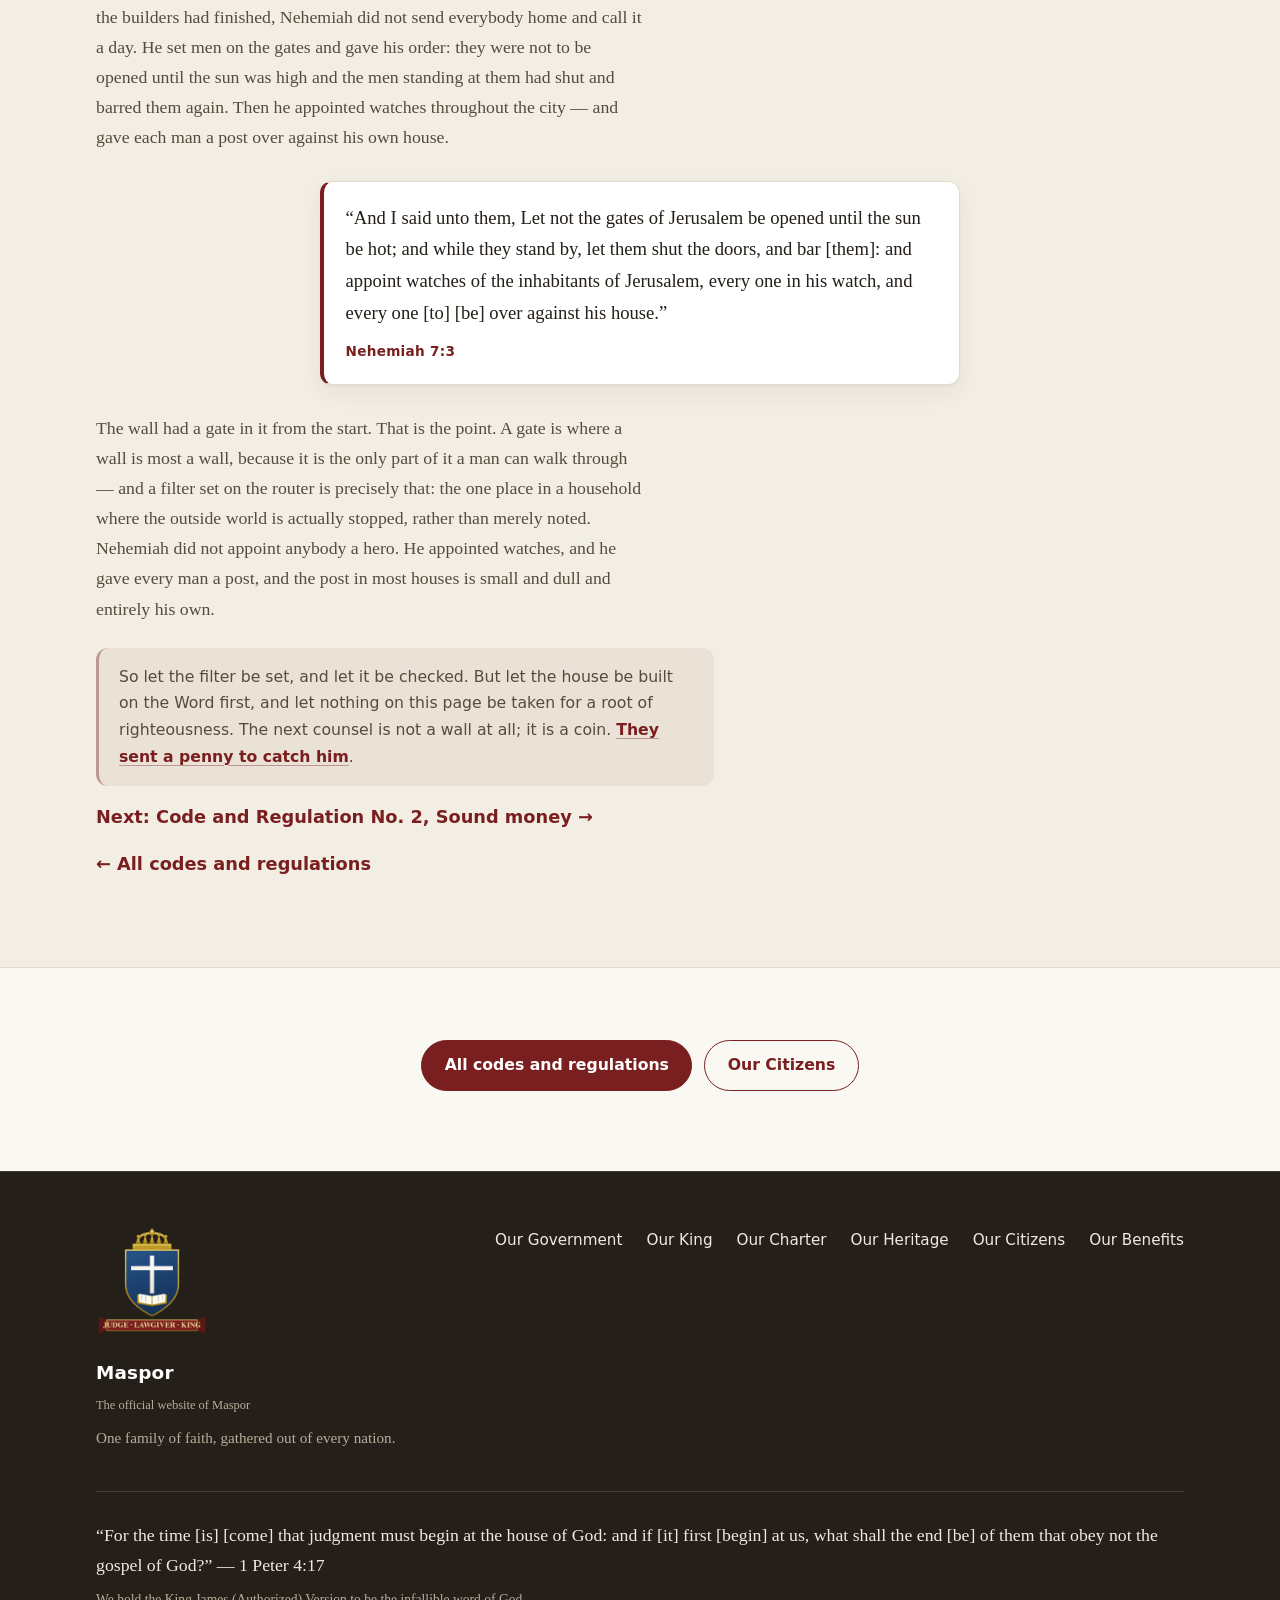
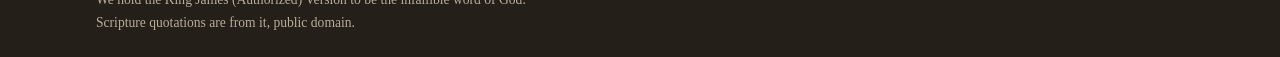
<file: code-clean-browsing.html>
<!DOCTYPE html>
<html lang="en">
<head>
  <meta charset="utf-8">
  <meta name="viewport" content="width=device-width, initial-scale=1">
  <title>Code and Regulation No. 1: Guarding the Gate &mdash; Maspor</title>
  <meta name="description" content="How to set up CleanBrowsing DNS filtering to keep the world's things out of the household: what to enter on the router, on each device, and what the filter does not do for you.">
  <link rel="icon" href="favicon.ico" sizes="any">
  <link rel="icon" type="image/png" href="favicon.png" sizes="192x192">
  <link rel="apple-touch-icon" href="apple-touch-icon.png">
  <link rel="stylesheet" href="css/style.css">
  <script src="js/theme.js" defer></script>
</head>
<body>
  <a class="skip-link" href="#main">Skip to content</a>

  <header class="site-header">
    <div class="wrap header-inner">
      <a class="brand" href="index.html">
        <span class="brand-mark" aria-hidden="true">&#10013;</span>
        <span class="brand-text">
          <span class="brand-name">Maspor</span>
          <span class="brand-tagline">The official website of Maspor</span>
        </span>
      </a>
      <nav class="site-nav" aria-label="Primary">
        <ul>
          <li><a href="index.html">Our Government</a></li>
          <li><a href="king.html">Our King</a></li>
          <li><a href="charter.html">Our Charter</a></li>
          <li><a href="heritage.html">Our Heritage</a></li>
          <li><a href="citizenship.html" class="active" aria-current="page">Our Citizens</a></li>
          <li><a href="benefits.html">Our Benefits</a></li>
        </ul>
      </nav>

    </div>
  </header>

  <main id="main">
    <section class="page-head post-head">
      <div class="wrap">
        <p class="eyebrow">Codes and regulations</p>
        <h1>Code and Regulation No. 1: Guarding the gate</h1>
        <p class="lead">
          A shepherd that does not watch the way is not a shepherd, he is scenery. And there is a
          sentence in Nehemiah about men rebuilding a wall who were each given a second job on top
          of the work &mdash; a second job which was not building, and which they were never once
          allowed to put down. This is the counsel we give a household, so that what the world puts
          out on the air does not come in at the window. We do not command it, but we do press it
          &mdash; and we would rather a citizen heard the reason than simply obeyed the order.
        </p>
        <p class="post-meta"><span class="post-no">Code and Regulation No. 1</span> &middot; Our Citizens</p>
      </div>
    </section>

    <section class="banner">
      <div class="wrap">
        <picture>
          <source type="image/avif" srcset="images/keeper-of-the-flock-480.avif 480w, images/keeper-of-the-flock-960.avif 960w" sizes="(min-width: 1152px) 1088px, 95vw">
          <source type="image/webp" srcset="images/keeper-of-the-flock-480.webp 480w, images/keeper-of-the-flock-960.webp 960w" sizes="(min-width: 1152px) 1088px, 95vw">
          <img class="banner-img" src="images/keeper-of-the-flock.jpg" width="1000" height="786"
            alt="A shepherd stands among her flock on the crest of a hill in early morning light, the sun rising behind her." loading="eager" fetchpriority="high" decoding="async">
        </picture>
      </div>
    </section>

    <section class="section">
      <div class="wrap">
        <h2>A wall built in two hands</h2>
        <p>
          Here is a sentence about a building site, and it ought to stop anybody who thinks guarding
          a door is a soft subject. They were rebuilding the wall of Jerusalem &mdash; down for
          generations, and under threat the whole time they worked. So every man on that wall was
          given a second job, and the second job was not building.
        </p>
        <p>
          He never told them to put the tools down. He told them to put down half of them. One hand
          works, the other hand holds &mdash; and then he counts it out, so that nobody may think
          it was a figure of speech: the builders, and the men that bare burdens, and the men that
          laded them, all of them working with one hand and holding a weapon with the other, and
          the rulers behind them all the way home.
        </p>
        <div class="verses">
          <blockquote class="verse-wide">
            <p>&ldquo;They which builded on the wall, and they that bare burdens, with those that laded, [every] [one] with one of his hands wrought in the work, and with the other [hand] held a weapon.&rdquo;</p>
            <cite>Nehemiah 4:17</cite>
          </blockquote>
        </div>
        <p>
          That is the whole of this code. The man on that wall was not suspicious of the city, and
          he was not hiding from it. He was at a job that had to be finished, in a place where
          finishing it could kill him &mdash; and so the guarding was never the alternative to the
          work. It was done in the other hand, while the first one worked.
        </p>
        <p>
          We have all watched the other way of doing it. The tools go down on the coping, the hands
          go in the pockets, and everybody agrees the wall can wait. The wall cannot wait. It is
          the only reason anyone is still standing on it.
        </p>
        <p class="note">
          One hand builds and the other hand holds, and neither of them is ever put down. A wall
          is made that way or not at all, and a thing built that way is not a soft
          subject. So it is written down, and numbered, as the codes are:
          <span class="carry">a code about this</span>.
        </p>
      </div>
    </section>

    <section class="section">
      <div class="wrap">
        <h2>Why a code about this</h2>
        <p>
          We are not of the world. That is not a mood at us; it is the plain statement of who
          chose us and what we are set apart for. And the world does not come in by invitation. It
          comes in through the walls we did not know were thin, to people we love, at hours when
          we are asleep.
        </p>
        <p>
          So the question is not whether a household ought to guard its door. Every honest man has
          a lock, and no one calls him a coward for having one. The question is what the lock is
          made of &mdash; and whether it is on the right door.
        </p>
        <div class="verses">
          <blockquote class="verse-wide">
            <p>&ldquo;Love not the world, neither the things [that] [are] in the world. If any man love the world, the love of the Father is not in him.&rdquo;</p>
            <cite>1 John 2:15</cite>
          </blockquote>
          <blockquote>
            <p>&ldquo;For all that [is] in the world, the lust of the flesh, and the lust of the eyes, and the pride of life, is not of the Father, but is of the world.&rdquo;</p>
            <cite>1 John 2:16</cite>
          </blockquote>
          <blockquote>
            <p>&ldquo;¶Keep thy heart with all diligence; for out of it [are] the issues of life.&rdquo;</p>
            <cite>Proverbs 4:23</cite>
          </blockquote>
          <blockquote class="verse-wide">
            <p>&ldquo;Flee also youthful lusts: but follow righteousness, faith, charity, peace, with them that call on the Lord out of a pure heart.&rdquo;</p>
            <cite>2 Timothy 2:22</cite>
          </blockquote>
        </div>
        <p class="note">
          So we counsel every device in the household to have a content filter set at the router,
          and to have it checked afterwards. This is not a law and it is not a matter of taste
          either; it is what we believe to be right, and we set it down so that any man who thinks
          otherwise may answer us from the Word. What it consists of is plain enough, and it
          begins with <span class="carry">what CleanBrowsing is</span>.
        </p>
      </div>
    </section>

    <section class="section section-alt">
      <div class="wrap">
        <h2>What CleanBrowsing is</h2>
        <p>
          CleanBrowsing is a filtering DNS resolver. When a device asks it for the address of a
          website, it looks the name up in its own list and decides what to answer. For a blocked
          name it does not return an address at all, and the request simply never arrives. There is
          no account to create, nothing to install per device, and no logging of what our people
          read &mdash; the resolver answers the question it is asked and forgets it.
        </p>
        <p>
          Setting it on the router is the important part. One entry at the router covers every
          device in the house at once &mdash; the laptops, the phones, the tablets, the television,
          the games console, and the things that were never asked about. Setting it on a single
          computer leaves every other door open, which is the same as not having set it.
        </p>
        <div class="verses">
          <blockquote>
            <p>&ldquo;Abstain from all appearance of evil.&rdquo;</p>
            <cite>1 Thessalonians 5:22</cite>
          </blockquote>
          <blockquote class="verse-wide">
            <p>&ldquo;Wherefore lay apart all filthiness and superfluity of naughtiness, and receive with meekness, the engrafted word, which is able to save your souls.&rdquo;</p>
            <cite>James 1:21</cite>
          </blockquote>
        </div>
        <p class="note">
          One entry at the router covers every device in the house at once, and nothing is
          stored and nothing is logged of what our people read. Which of the three to set is
          the next question, and it is not a question of degree:
          <span class="carry">which filter to choose</span>.
        </p>
      </div>
    </section>

    <section class="section">
      <div class="wrap">
        <h2>Which filter to choose</h2>
        <p>
          There are three free filters, and the difference between them is not a matter of degree
          &mdash; it is a matter of what else they take with them. Take the family filter. It
          blocks adult content outright, and it also blocks the mixed-content sites, the proxy and
          VPN domains used to climb over a filter, and the malicious and phishing domains. It forces
          SafeSearch on the search engines. It costs nothing and it does the most.
        </p>

        <div class="table-scroll">
          <table class="signature-table">
            <caption>The three free CleanBrowsing filters. All values below are taken from the provider&rsquo;s own published settings.</caption>
            <thead>
              <tr>
                <th scope="col">Filter</th>
                <th scope="col">Primary</th>
                <th scope="col">Secondary</th>
                <th scope="col">What it stops</th>
              </tr>
            </thead>
            <tbody>
              <tr>
                <th scope="row">Family</th>
                <td class="sig-mark" data-label="Primary">185.228.168.168</td>
                <td class="sig-mark" data-label="Secondary">185.228.169.168</td>
                <td data-label="What it stops">Adult content, mixed content, VPN and proxy domains, malware, phishing; SafeSearch enforced</td>
              </tr>
              <tr>
                <th scope="row">Adult</th>
                <td class="sig-mark" data-label="Primary">185.228.168.10</td>
                <td class="sig-mark" data-label="Secondary">185.228.169.11</td>
                <td data-label="What it stops">Adult content, malware, phishing; leaves VPN and mixed-content sites alone</td>
              </tr>
              <tr>
                <th scope="row">Security</th>
                <td class="sig-mark" data-label="Primary">185.228.168.9</td>
                <td class="sig-mark" data-label="Secondary">185.228.169.9</td>
                <td data-label="What it stops">Malware, phishing and spam only &mdash; no adult filtering whatsoever</td>
              </tr>
            </tbody>
          </table>
        </div>
        <p class="signature-note">
          The security filter is listed only so that it be understood what it is not. It will not do
          this work.
        </p>
        <p class="note">
          Take the family filter; it blocks the most and it costs nothing. Whichever one is chosen,
          it has to be set somewhere, and the best place to set it is
          <span class="carry">setting it on the router</span>.
        </p>
      </div>
    </section>

    <section class="section">
      <div class="wrap">
        <h2>Setting it on the router</h2>
        <p>
          Open the router&rsquo;s admin page &mdash; almost always at <code>192.168.1.1</code> or
          <code>192.168.0.1</code> &mdash; and sign in with the credentials printed on the router
          or set by whoever installed it. Find the DNS settings, which usually sit under WAN,
          Internet, or DHCP. Turn automatic DNS off, remove whatever is there, and enter the two
          addresses above. Save, and then restart the router so that its cache is cleared and every
          query begins at the new resolver.
        </p>
        <p>
          If the network carries IPv6, it must be filtered too, or it becomes the way round the
          fence. Enter the family filter&rsquo;s IPv6 addresses:
          <code>2a0d:2a00:1::</code> and <code>2a0d:2a00:2::</code>. A household that filters
          IPv4 and leaves IPv6 open has not filtered anything.
        </p>
        <p class="note">
          The router covers the house &mdash; it does not cover
          <span class="carry">the devices that leave the house</span>.
        </p>
      </div>
    </section>

    <section class="section section-alt">
      <div class="wrap">
        <h2>On the devices that leave the house</h2>
        <p>
          The router covers the house. It does not cover a phone on a bar&rsquo;s wifi, a tablet on
          a friend&rsquo;s network, or anything at all once a cellular connection is used instead.
          For those, the filter has to be set on the device.
        </p>

        <h3>Android</h3>
        <p>
          Android 9 and later has a built-in slot for exactly this. Go to
          <em>Settings &rarr; Network &amp; internet &rarr; Private DNS</em>, choose the private
          DNS provider hostname option, and enter
          <code>family-filter-dns.cleanbrowsing.org</code>. That is the whole of it &mdash; no app,
          no permission, nothing to maintain.
        </p>

        <h3>iPhone and iPad</h3>
        <p>
          Go to <em>Settings &rarr; Wi-Fi</em>, tap the <em>i</em> beside the network, then
          <em>Configure DNS &rarr; Manual</em>, delete the entries that are there, and add the two
          addresses. Note that this applies to one network only; it must be repeated for each
          network the device joins.
        </p>

        <h3>Windows</h3>
        <p>
          Open Settings, go to <em>Network &amp; internet</em>, select the connection, and under
          <em>DNS server assignment</em> choose Edit, then Manual. Turn IPv4 on, enter
          <code>185.228.168.168</code> as the preferred address, add
          <code>185.228.169.168</code> as the alternate, and save.
        </p>

        <h3>macOS and Linux</h3>
        <p>
          On macOS the addresses go in under <em>System Settings &rarr; Network &rarr; the
          connection &rarr; Details &rarr; DNS</em>. On Linux, the nameservers are set in
          <code>/etc/resolv.conf</code>, or, where systemd-resolved is in use, in
          <code>/etc/systemd/resolved.conf</code> &mdash; in which case add the hostname
          alongside the addresses and set <code>DNSOverTLS=yes</code>, so that the queries are
          encrypted as well as filtered.
        </p>
        <p class="note">
          A phone on a bar&rsquo;s wifi, a tablet on a friend&rsquo;s network, anything at all once
          a cellular connection is used instead &mdash; for those the filter has to be set on the
          device. And then, whatever else is done, it has to be proved:
          <span class="carry">check that it is actually working</span>.
        </p>
      </div>
    </section>

    <section class="section">
      <div class="wrap">
        <h2>Check that it is actually working</h2>
        <p>
          A filter that was never applied is the commonest kind, and it is usually found by the
          person it was supposed to protect. Test it rather than assuming it. Open the provider&rsquo;s
          own DNS leak test at <a href="https://cleanbrowsing.org/dnsleaktest" rel="noopener">cleanbrowsing.org/dnsleaktest</a>
          and run it: the resolvers it reports must be CleanBrowsing addresses. Then try to reach a
          site that the filter blocks, and confirm that it does not come up. A leak test that
          reports anything other than <code>185.228.168.x</code> or <code>185.228.169.x</code>
          means the traffic is going somewhere else, and the setting has not taken.
        </p>
        <div class="verses">
          <blockquote>
            <p>&ldquo;And if he shall come in the second watch, or come in the third watch, and find [them] so, blessed are those servants.&rdquo;</p>
            <cite>Luke 12:38</cite>
          </blockquote>
          <blockquote>
            <p>&ldquo;Watch ye therefore, and pray always, that ye may be accounted worthy to escape all these things that shall come to pass, and to stand before the Son of man.&rdquo;</p>
            <cite>Luke 21:36</cite>
          </blockquote>
        </div>
        <p class="note">
          A filter that was never applied is the commonest kind, and it is usually the man it was
          meant to protect who finds it out. Run the leak test rather than assuming it. What none
          of it does is change the man standing behind the screen, and that is the next thing to
          be said plainly: <span class="carry">what the fence does not do</span>.
        </p>
      </div>
    </section>

    <section class="section section-alt">
      <div class="wrap">
        <h2>What the fence does not do</h2>
        <p>
          We will not oversell this. A filter is a fence, and a fence is not a root &mdash; it does
          not change the heart of the man standing behind it, and the man who wants through it will
          look for a way round, because there is always a way round. That is exactly why the Word
          is not optional here. The filter removes the occasion; it cannot give the strength to
          refuse it. A household that has a filter and no Bible has bought a delay.
        </p>
        <p>
          It also does not make a man a citizen. Nothing does that but the new birth, and we have
          said so plainly on <a href="heritage.html#promise">Our Heritage</a>. The filter is
          housekeeping. It is worth doing &mdash; the wise built his house and then dug deeper
          &mdash; but it is not the foundation, and it is not a substitute for the Word, the
          prayer, and the look to the Shepherd that he has already given to those who are his.
        </p>
        <div class="verses">
          <blockquote class="verse-wide">
            <p>&ldquo;All that the Father giveth me shall come to me; and him that cometh to me I will in no wise cast out. For I came down from heaven, not to do mine own will, but the will of him that sent me.&rdquo;</p>
            <cite>John 6:37&ndash;38</cite>
          </blockquote>
          <blockquote>
            <p>&ldquo;My little children, let us not love in word, neither in tongue; but in deed and in truth.&rdquo;</p>
            <cite>1 John 3:18</cite>
          </blockquote>
        </div>
        <p>
          And so back to the wall, because that is where the story actually ends. When the builders
          had finished, Nehemiah did not send everybody home and call it a day. He set men on the
          gates and gave his order: they were not to be opened until the sun was high and the men
          standing at them had shut and barred them again. Then he appointed watches throughout the
          city &mdash; and gave each man a post over against his own house.
        </p>
        <div class="verses">
          <blockquote class="verse-wide">
            <p>&ldquo;And I said unto them, Let not the gates of Jerusalem be opened until the sun be hot; and while they stand by, let them shut the doors, and bar [them]: and appoint watches of the inhabitants of Jerusalem, every one in his watch, and every one [to] [be] over against his house.&rdquo;</p>
            <cite>Nehemiah 7:3</cite>
          </blockquote>
        </div>
        <p>
          The wall had a gate in it from the start. That is the point. A gate is where a wall is
          most a wall, because it is the only part of it a man can walk through &mdash; and a
          filter set on the router is precisely that: the one place in a household where the
          outside world is actually stopped, rather than merely noted. Nehemiah did not appoint
          anybody a hero. He appointed watches, and he gave every man a post, and the post in most
          houses is small and dull and entirely his own.
        </p>
        <p class="note">
          So let the filter be set, and let it be checked. But let the house be built on the Word
          first, and let nothing on this page be taken for a root of righteousness. The next
          counsel is not a wall at all; it is a coin.
          <span class="carry">They sent a penny to catch him</span>.
        </p>
        <p><a class="link-more" href="code-bitcoin-cash.html">Next: Code and Regulation No. 2, Sound money &rarr;</a></p>
        <p><a class="link-more" href="citizenship.html#codes">&larr; All codes and regulations</a></p>
      </div>
    </section>

    <section class="section post-foot">
      <div class="wrap center">
        <p class="hero-cta">
          <a class="btn" href="citizenship.html#codes">All codes and regulations</a>
          <a class="btn btn-ghost" href="citizenship.html">Our Citizens</a>
        </p>
      </div>
    </section>
  </main>

  <footer class="site-footer">
    <div class="wrap footer-inner">
      <div class="footer-top">
        <div class="footer-brand">
          <img class="footer-seal" src="images/maspor-seal.png" alt="The arms of Maspor: a cross argent upon an open book, azure, beneath an open crown." width="256" height="256" loading="lazy" decoding="async">
          <p class="footer-title">Maspor</p>
          <p class="footer-official">The official website of Maspor</p>
          <p class="footer-tag">One family of faith, gathered out of every nation.</p>
        </div>
        <nav class="footer-nav" aria-label="Footer">
          <a href="index.html">Our Government</a>
          <a href="king.html">Our King</a>
          <a href="charter.html">Our Charter</a>
          <a href="heritage.html">Our Heritage</a>
          <a href="citizenship.html">Our Citizens</a>
          <a href="benefits.html">Our Benefits</a>
        </nav>
      </div>
      <div class="footer-bottom">
        <p class="footer-verse">&ldquo;For the time [is] [come] that judgment must begin at the house of God: and if [it] first [begin] at us, what shall the end [be] of them that obey not the gospel of God?&rdquo; &mdash; 1 Peter 4:17</p>
        <p class="footer-credit">We hold the King James (Authorized) Version to be the infallible word of God. Scripture quotations are from it, public domain.</p>
      </div>
    </div>
  </footer>
</body>
</html>
</file>
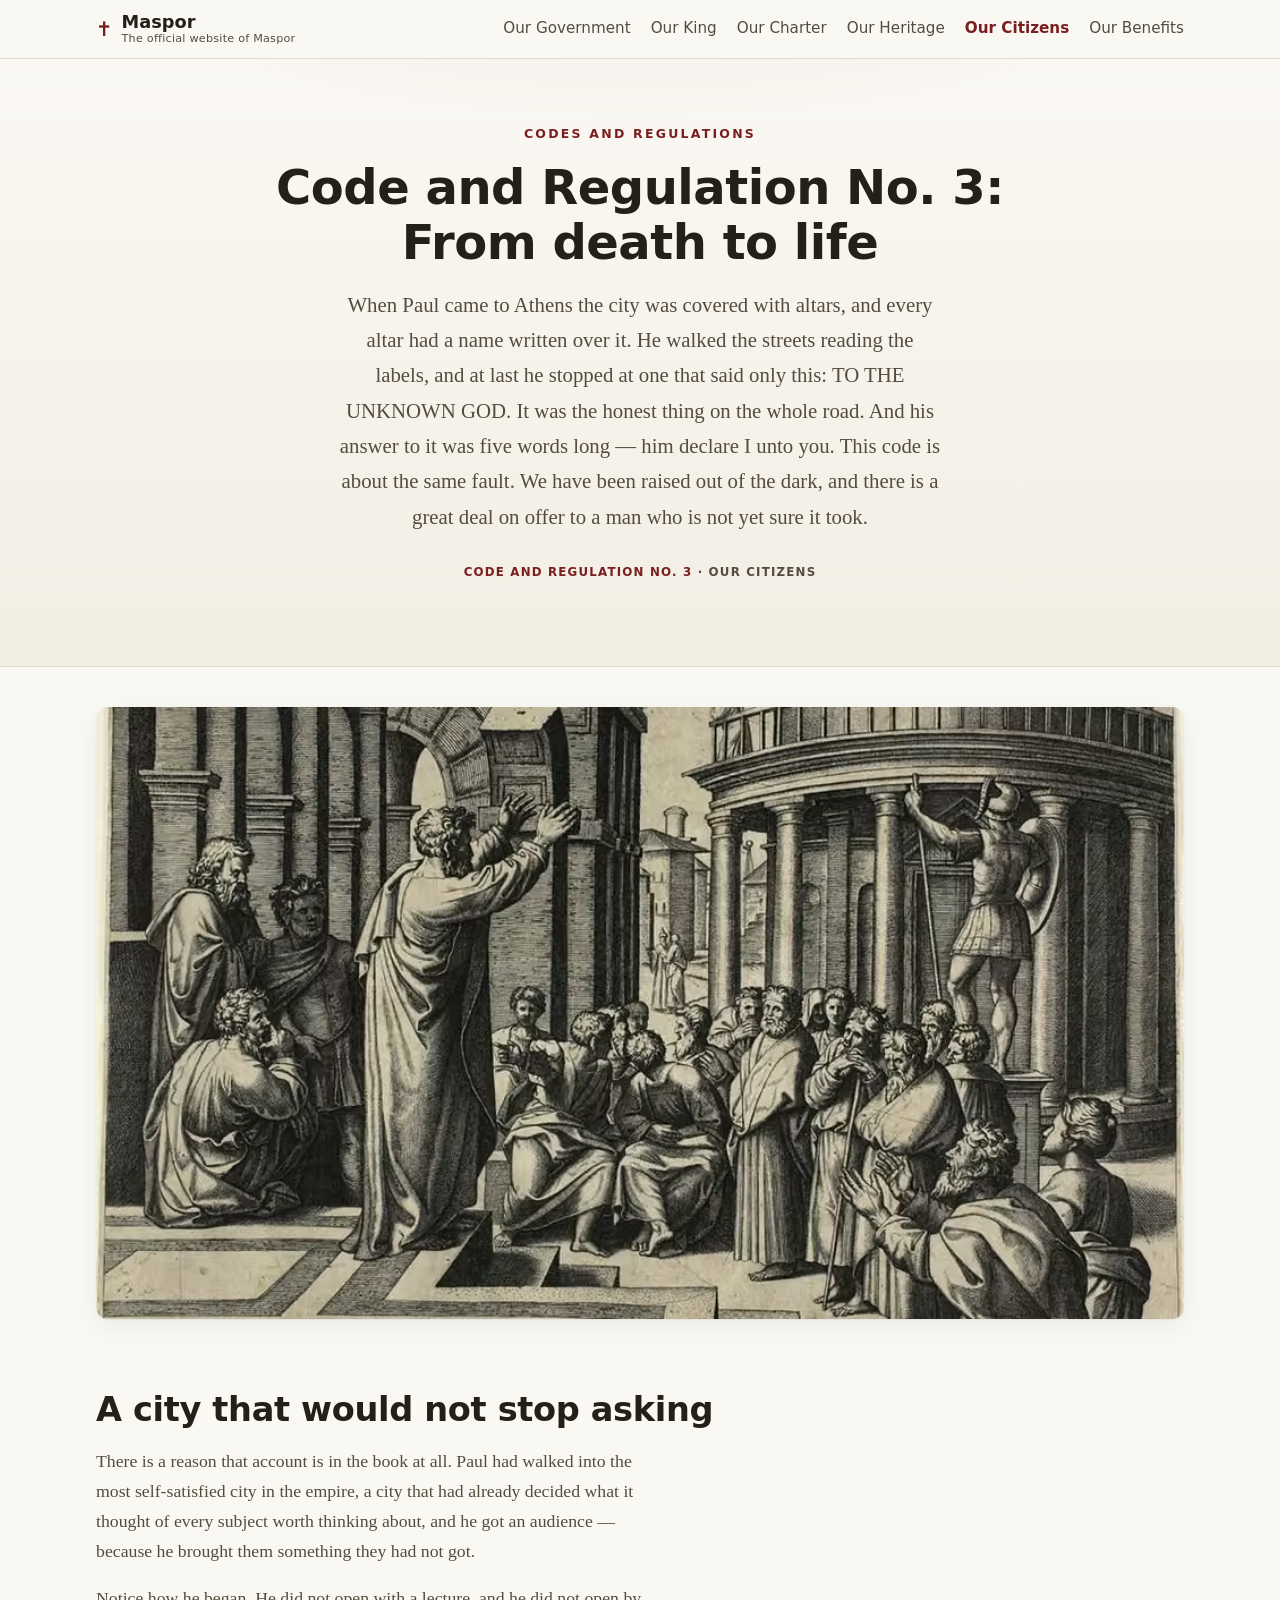
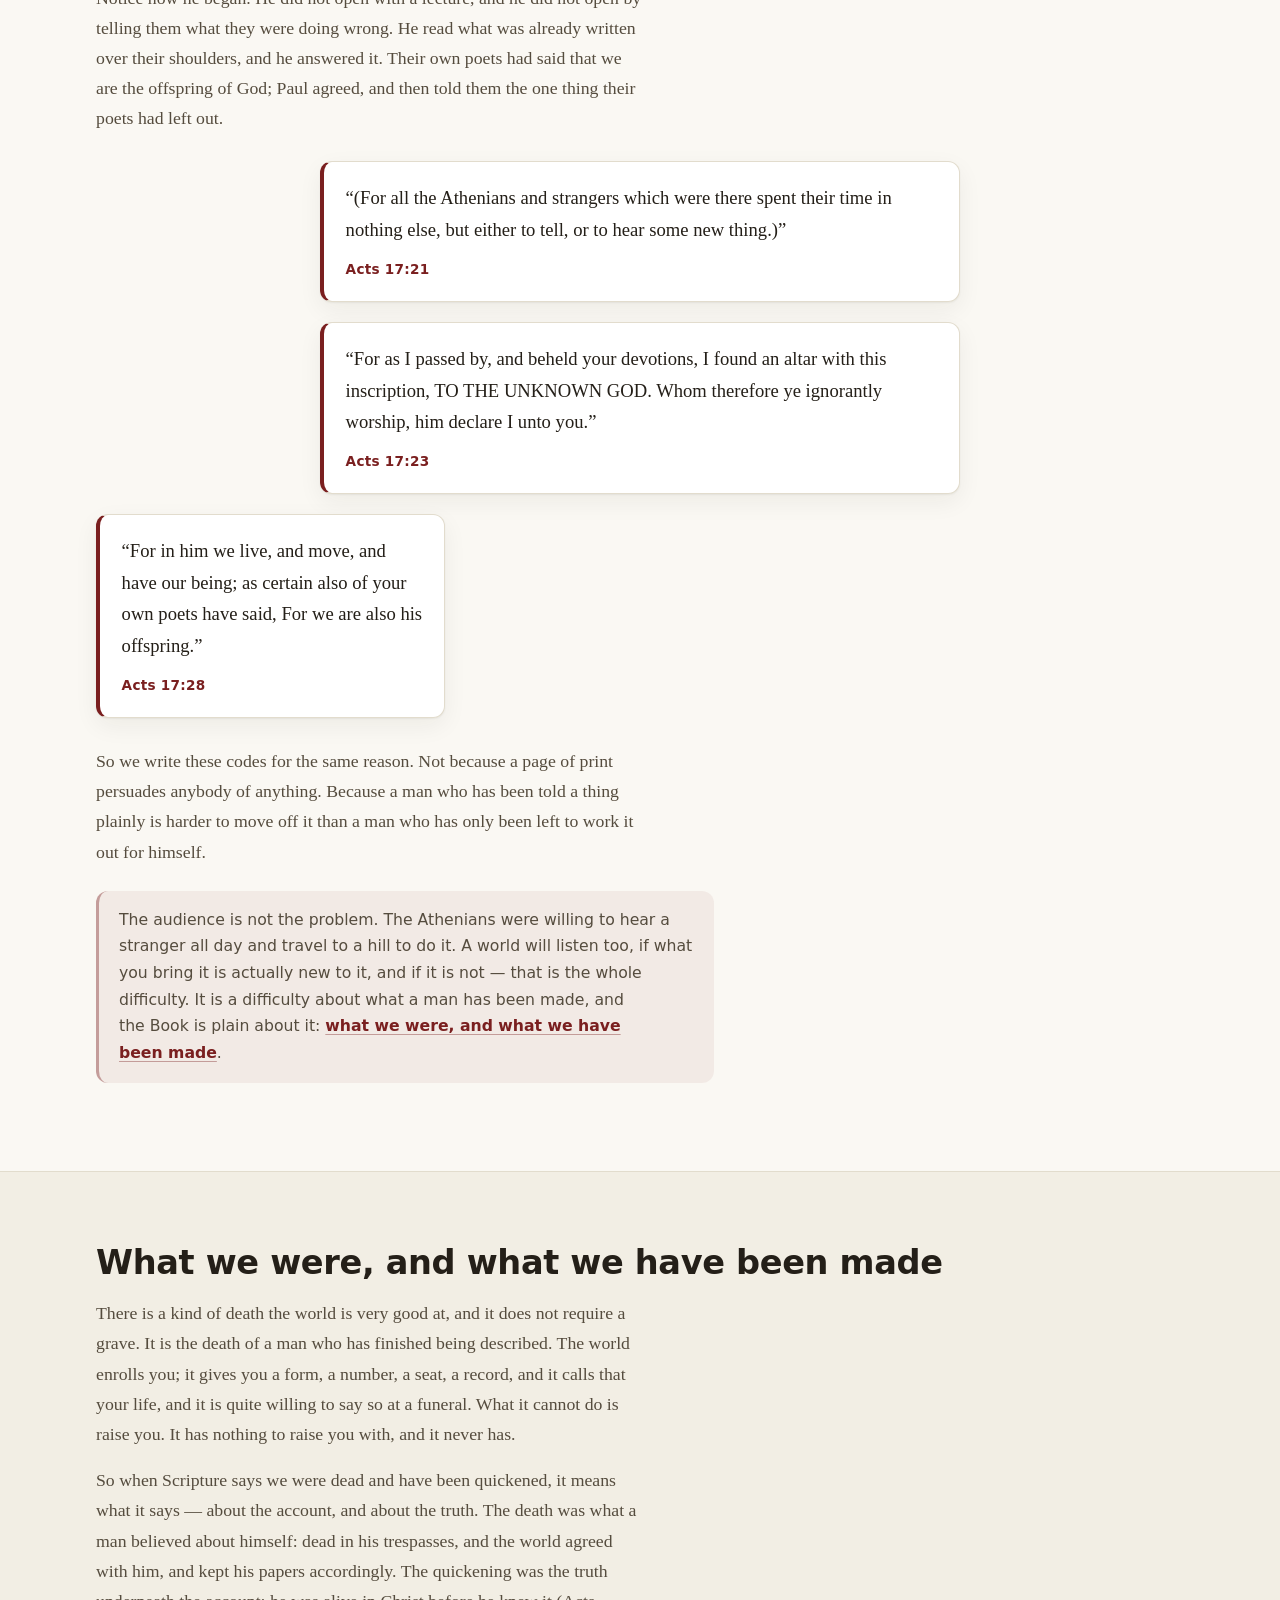
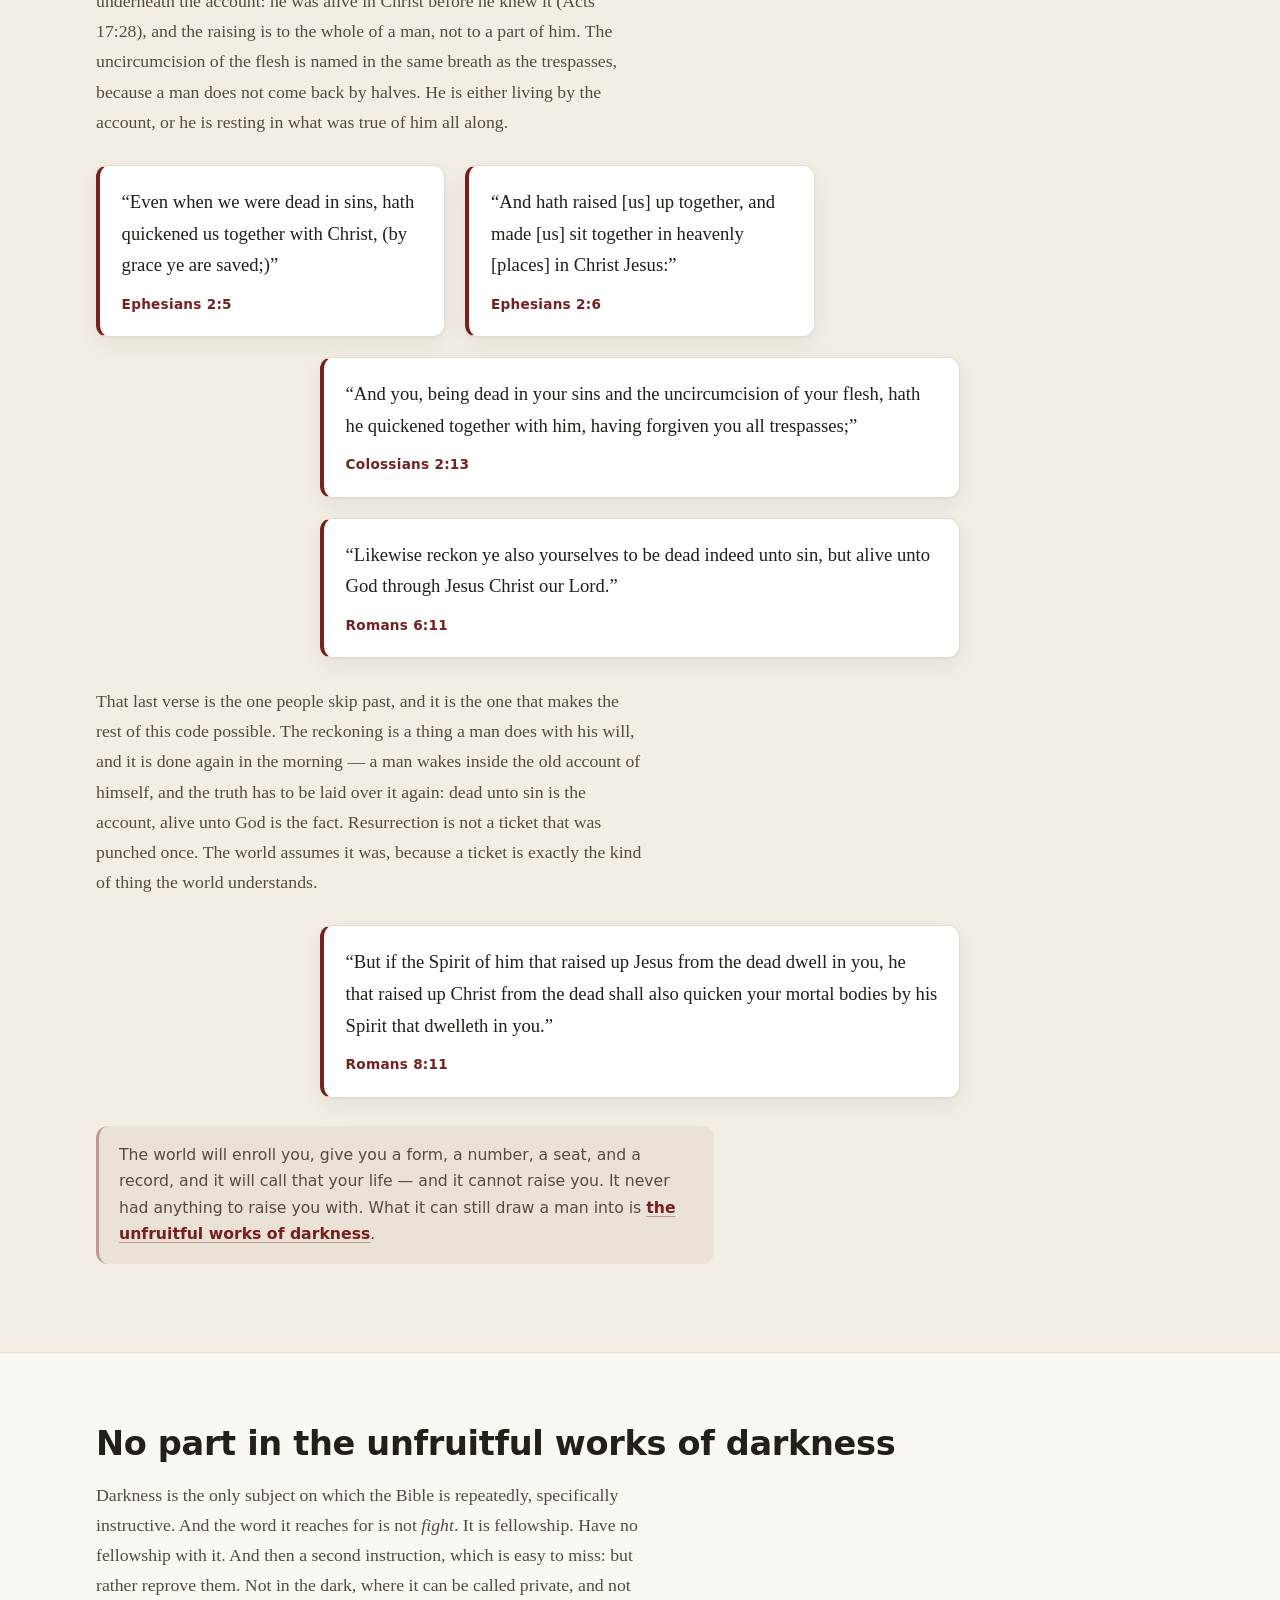
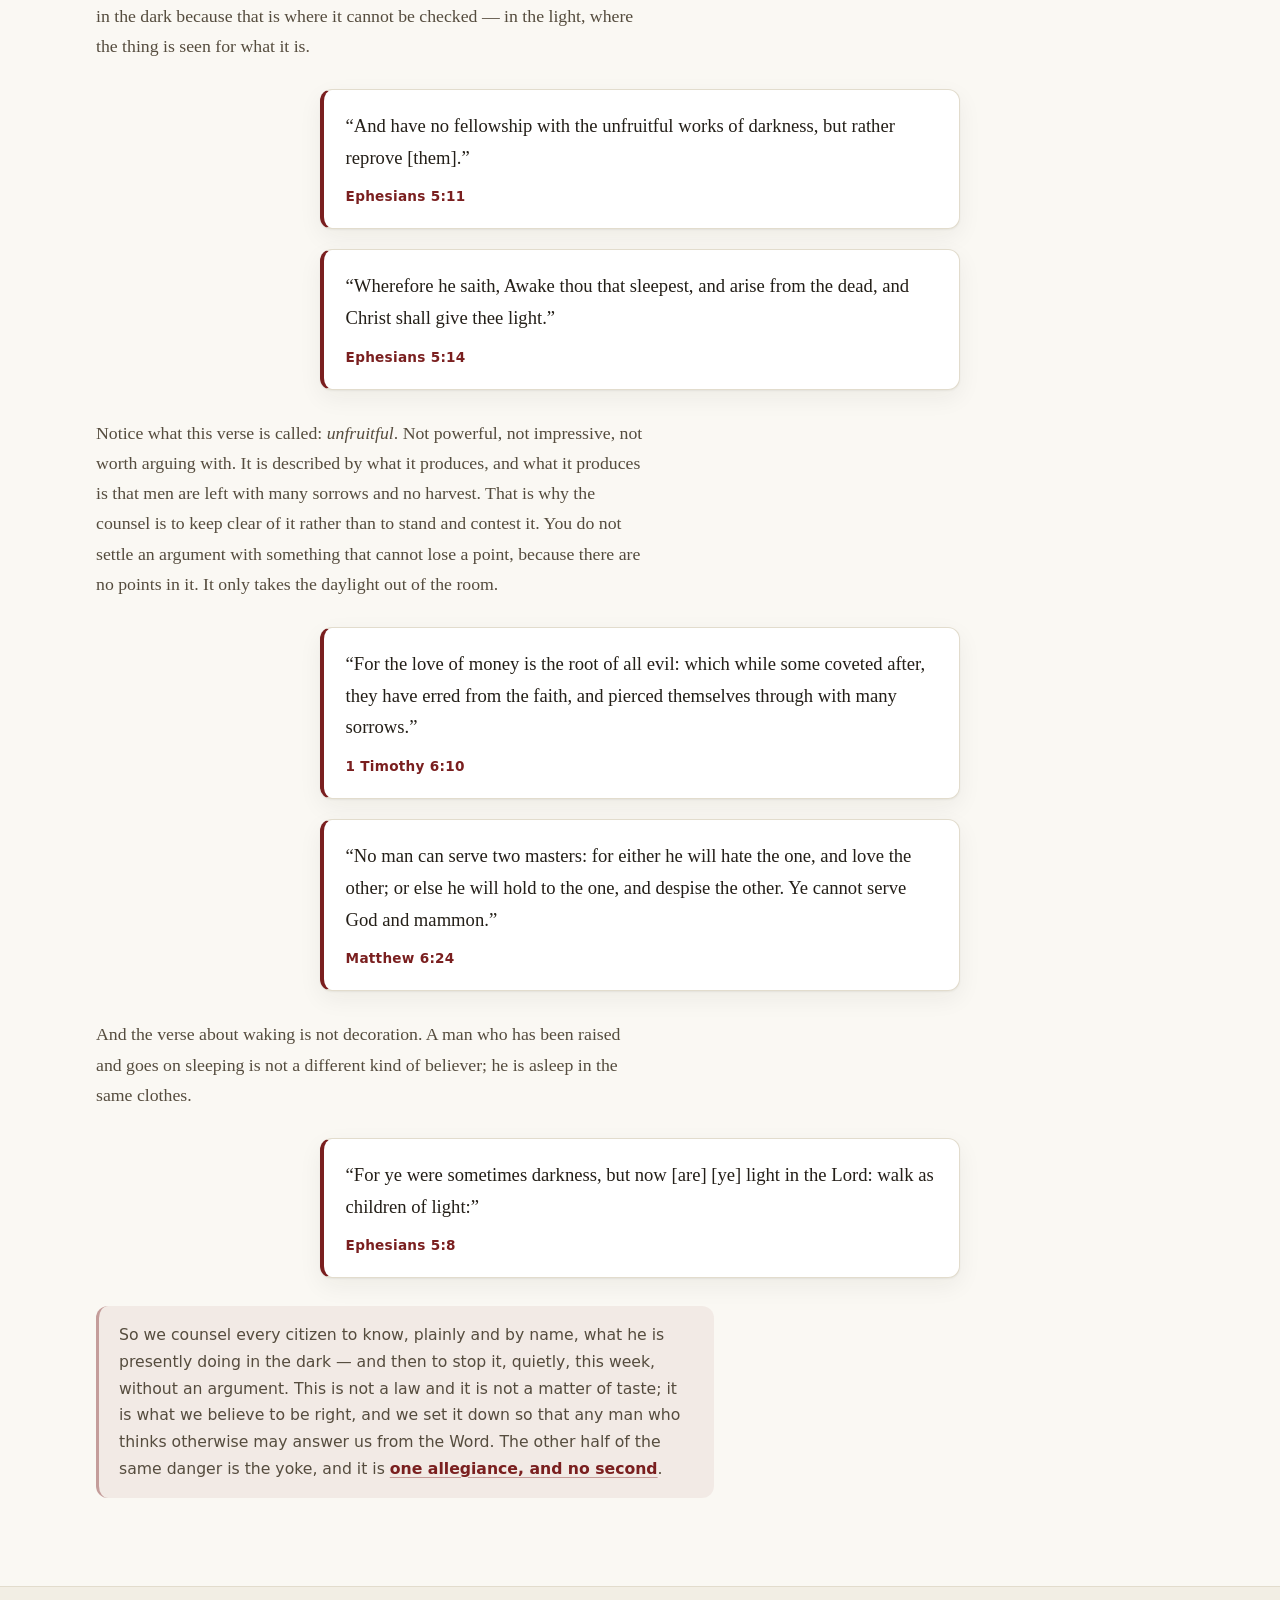
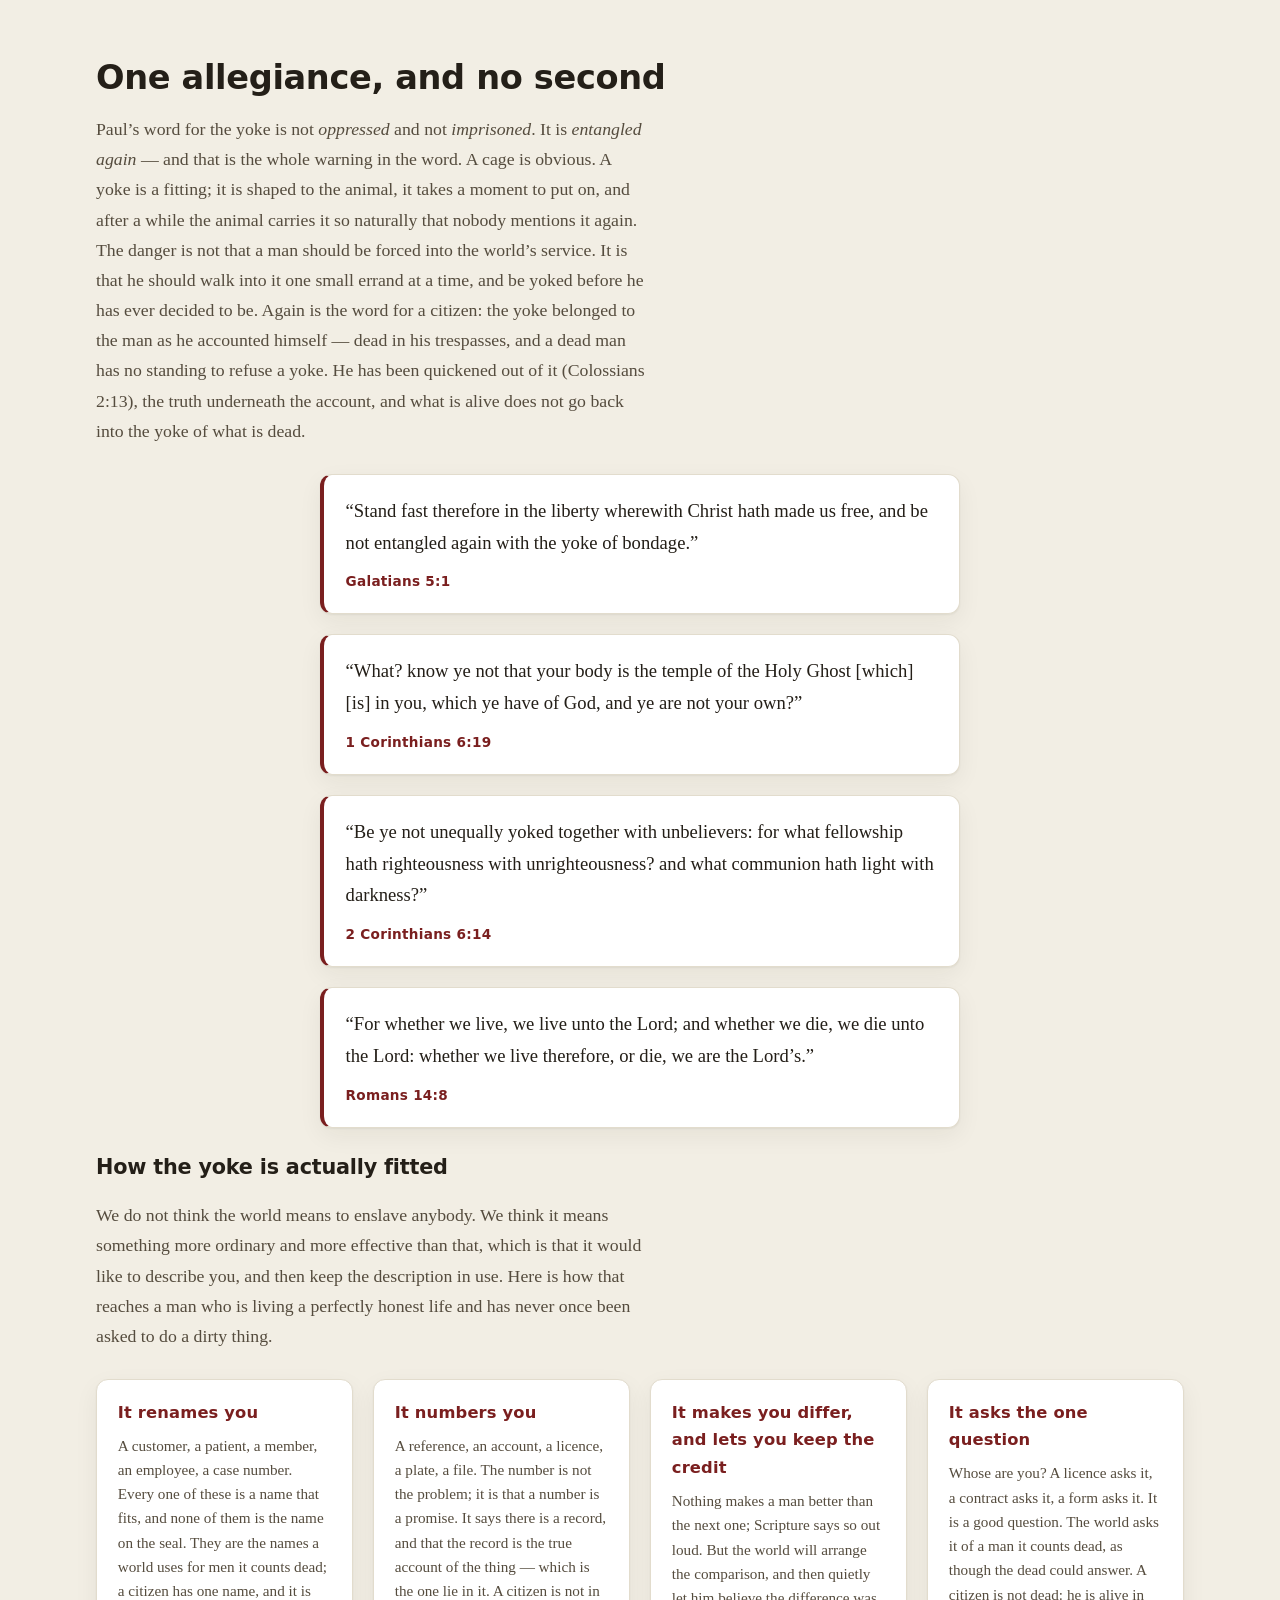
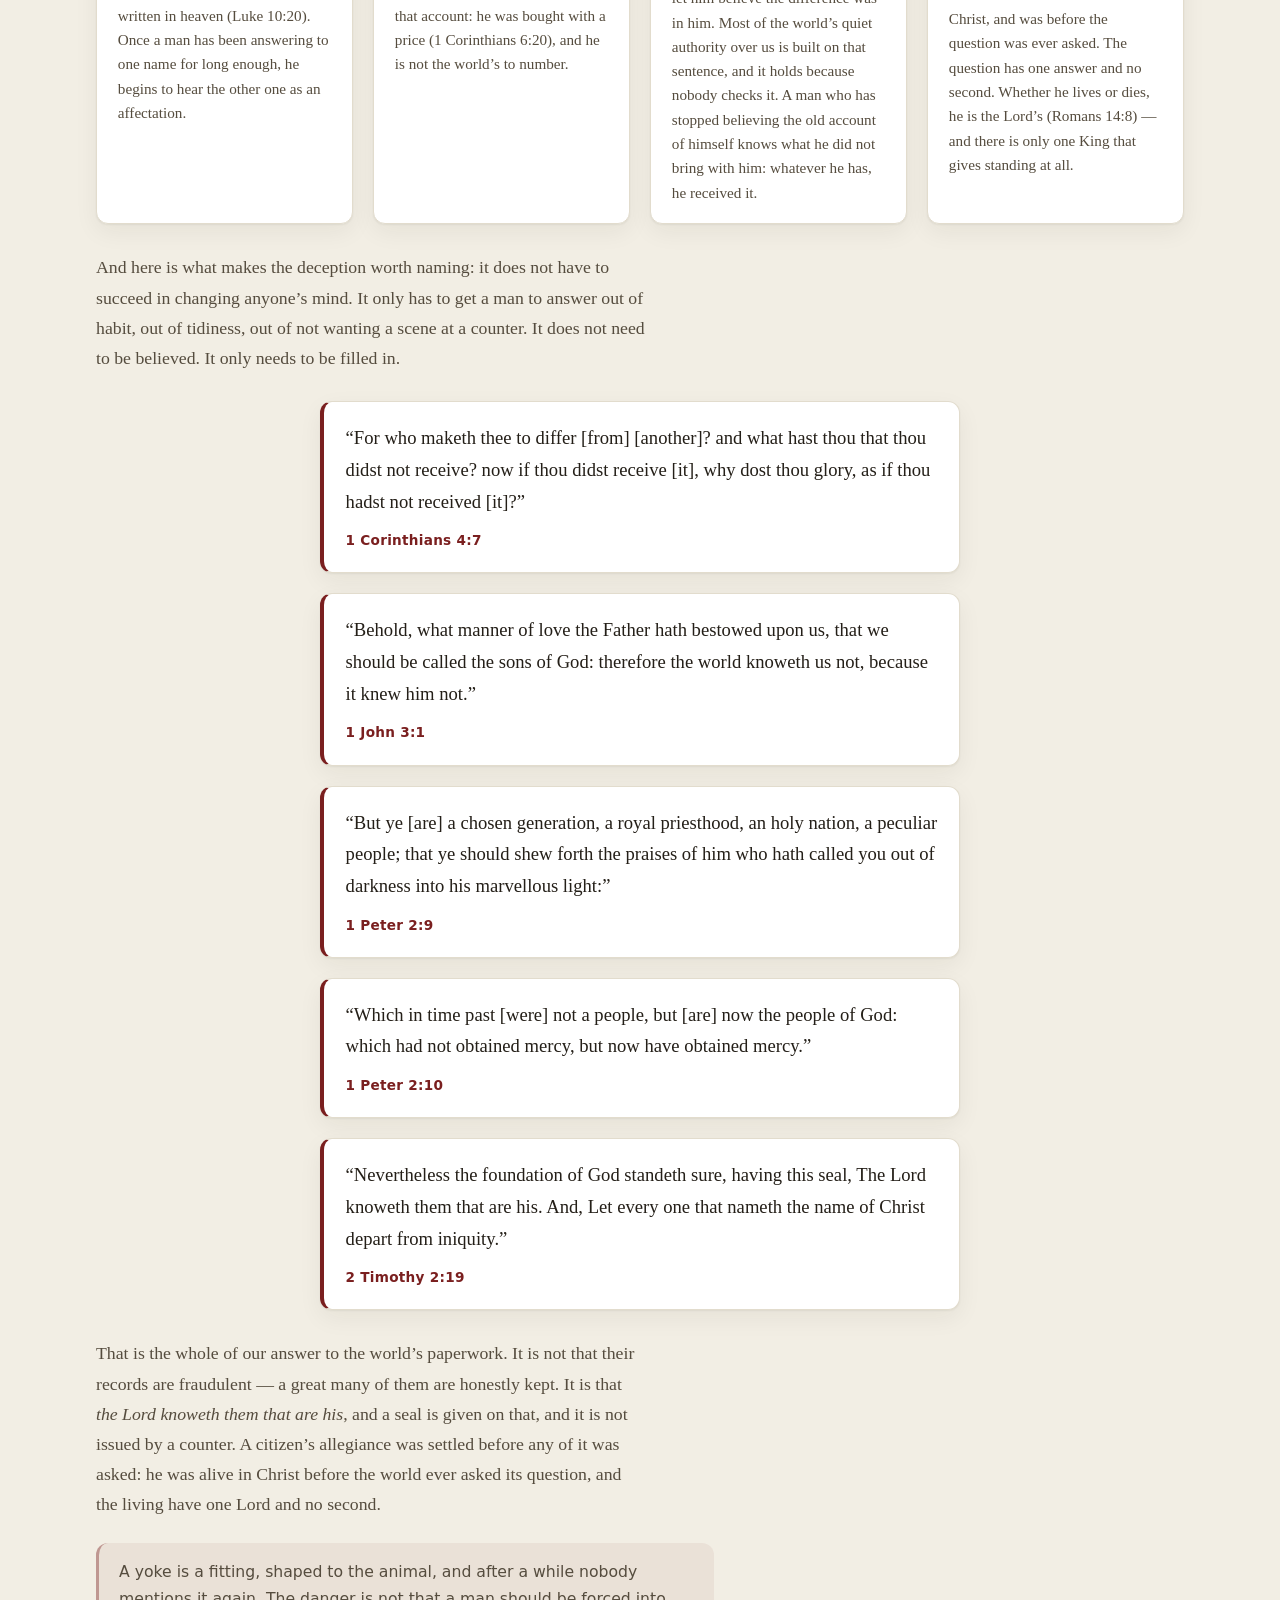
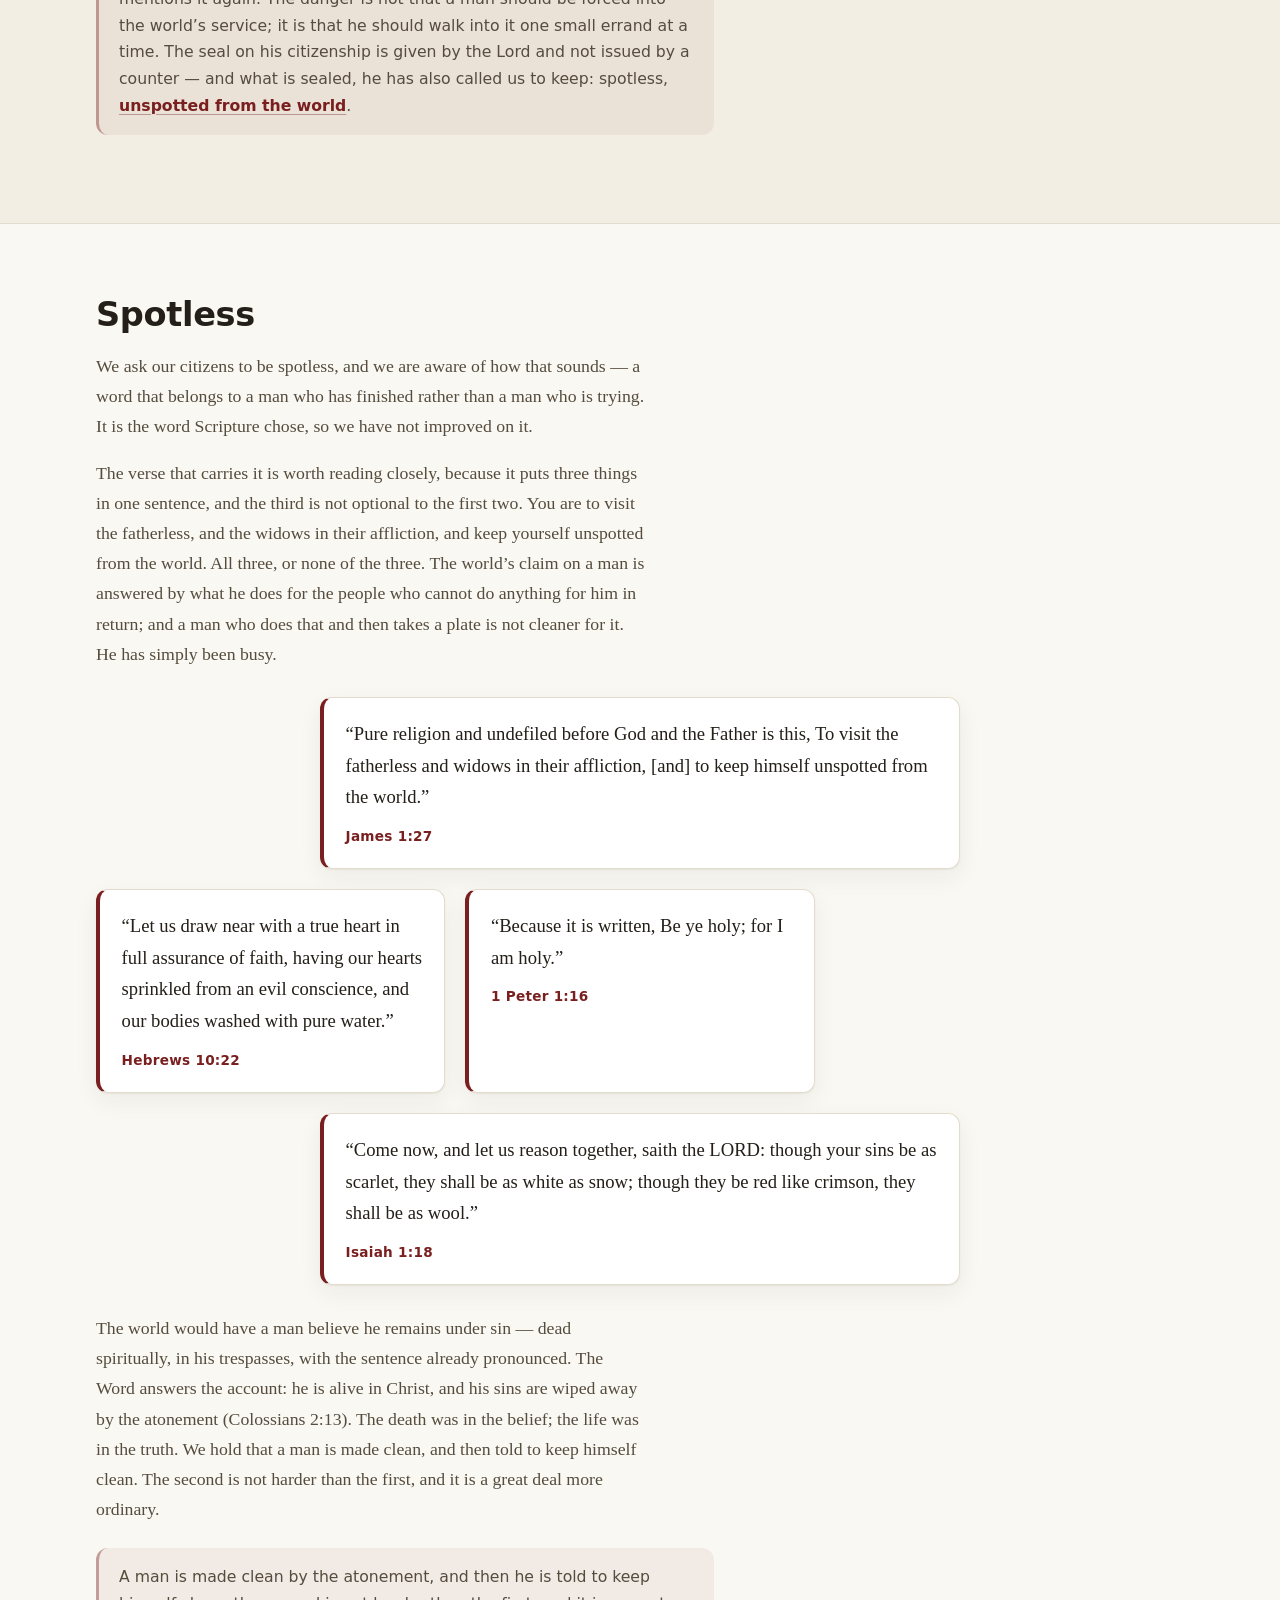
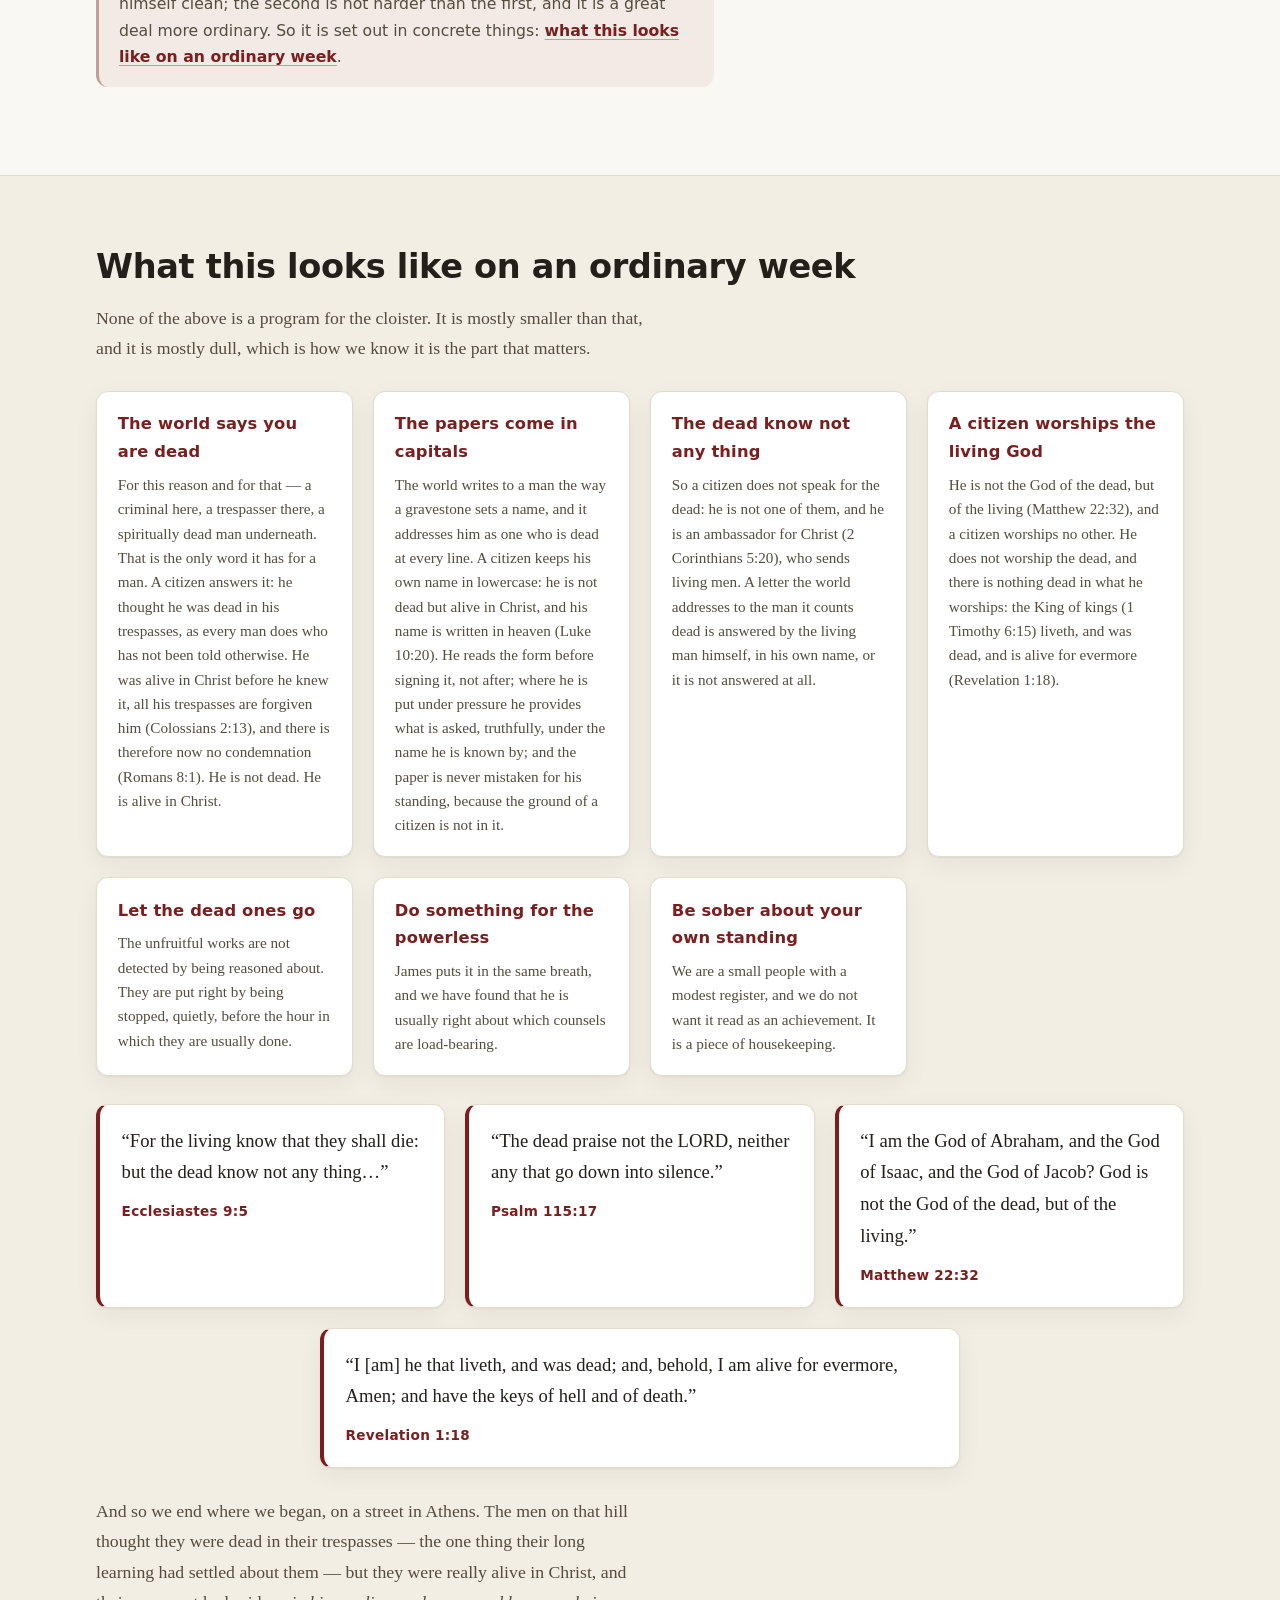
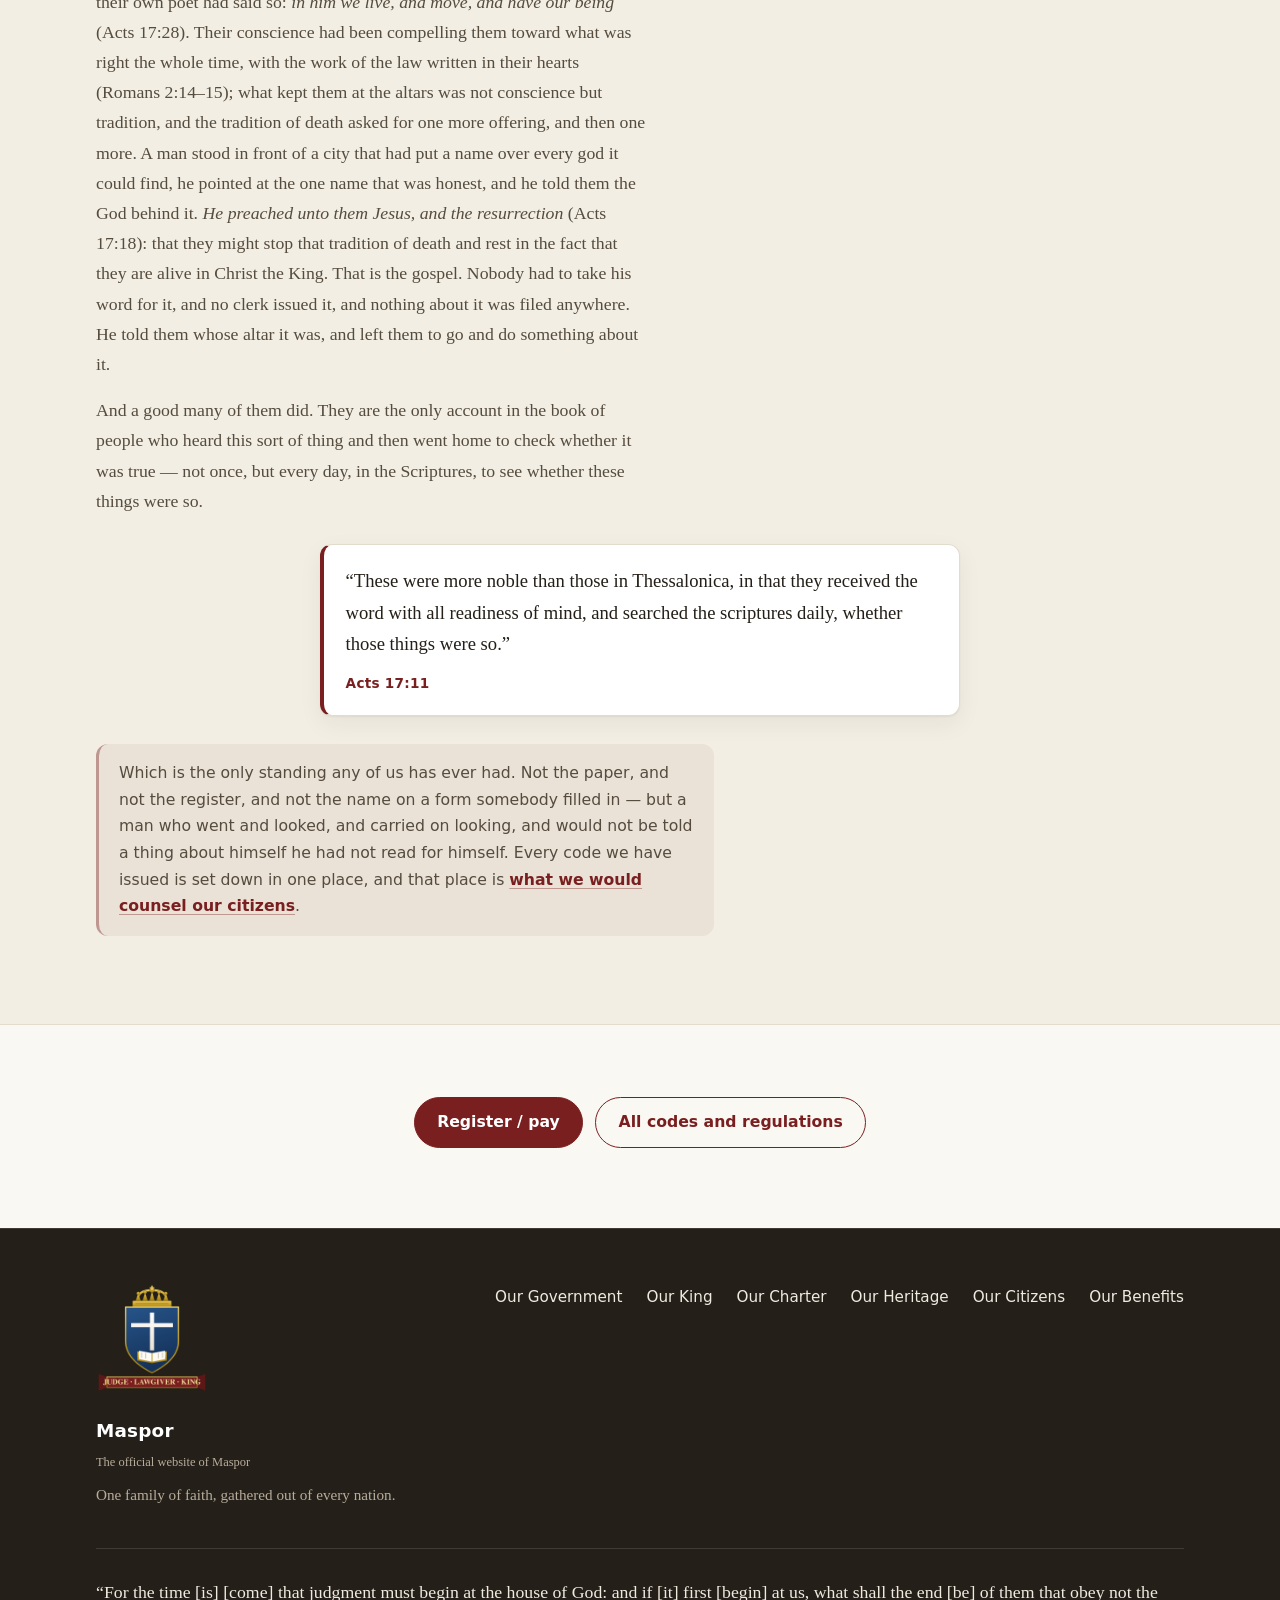
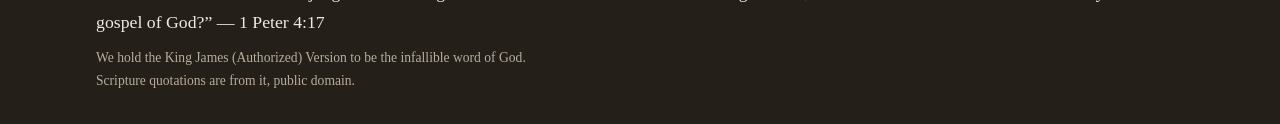
<file: code-licensing.html>
<!DOCTYPE html>
<html lang="en">
<head>
  <meta charset="utf-8">
  <meta name="viewport" content="width=device-width, initial-scale=1">
  <title>Code and Regulation No. 3: From death to life &mdash; Maspor</title>
  <meta name="description" content="Code and Regulation No. 3 of Maspor: on having been raised with Christ, taking no part in the unfruitful works of darkness, and refusing the yoke the world fits by telling us who we are.">
  <link rel="icon" href="favicon.ico" sizes="any">
  <link rel="icon" type="image/png" href="favicon.png" sizes="192x192">
  <link rel="apple-touch-icon" href="apple-touch-icon.png">
  <link rel="stylesheet" href="css/style.css">
  <script src="js/theme.js" defer></script>
</head>
<body>
  <a class="skip-link" href="#main">Skip to content</a>

  <header class="site-header">
    <div class="wrap header-inner">
      <a class="brand" href="index.html">
        <span class="brand-mark" aria-hidden="true">&#10013;</span>
        <span class="brand-text">
          <span class="brand-name">Maspor</span>
          <span class="brand-tagline">The official website of Maspor</span>
        </span>
      </a>
      <nav class="site-nav" aria-label="Primary">
        <ul>
          <li><a href="index.html">Our Government</a></li>
          <li><a href="king.html">Our King</a></li>
          <li><a href="charter.html">Our Charter</a></li>
          <li><a href="heritage.html">Our Heritage</a></li>
          <li><a href="citizenship.html" class="active" aria-current="page">Our Citizens</a></li>
          <li><a href="benefits.html">Our Benefits</a></li>
        </ul>
      </nav>

    </div>
  </header>

    <main id="main">
    <section class="page-head post-head">
      <div class="wrap">
        <p class="eyebrow">Codes and regulations</p>
        <h1>Code and Regulation No. 3: From death to life</h1>
        <p class="lead">
          When Paul came to Athens the city was covered with altars, and every altar had a name
          written over it. He walked the streets reading the labels, and at last he stopped at one
          that said only this: TO THE UNKNOWN GOD. It was the honest thing on the whole road. And
          his answer to it was five words long &mdash; him declare I unto you. This code is about
          the same fault. We have been raised out of the dark, and there is a great deal on offer
          to a man who is not yet sure it took.
        </p>
        <p class="post-meta"><span class="post-no">Code and Regulation No. 3</span> &middot; Our Citizens</p>
      </div>
    </section>

    <section class="banner">
      <div class="wrap">
        <picture>
          <source type="image/avif" srcset="images/paul-preaching-at-athens-banner-480.avif 480w, images/paul-preaching-at-athens-banner-960.avif 960w" sizes="(min-width: 1152px) 1088px, 95vw">
          <source type="image/webp" srcset="images/paul-preaching-at-athens-banner-480.webp 480w, images/paul-preaching-at-athens-banner-960.webp 960w" sizes="(min-width: 1152px) 1088px, 95vw">
          <img class="banner-img" src="images/paul-preaching-at-athens-banner.jpg" width="1280" height="720"
            alt="Paul, with both arms raised, preaches to a seated company of philosophers before a domed temple, while a book lies discarded on the pavement." loading="eager" fetchpriority="high" decoding="async">
        </picture>
      </div>
    </section>


    <section class="section">
      <div class="wrap">
        <h2>A city that would not stop asking</h2>
        <p>
          There is a reason that account is in the book at all. Paul had walked into the most
          self-satisfied city in the empire, a city that had already decided what it thought of
          every subject worth thinking about, and he got an audience &mdash; because he brought
          them something they had not got.
        </p>
        <p>
          Notice how he began. He did not open with a lecture, and he did not open by telling them
          what they were doing wrong. He read what was already written over their shoulders, and he
          answered it. Their own poets had said that we are the offspring of God; Paul agreed, and
          then told them the one thing their poets had left out.
        </p>
        <div class="verses">
          <blockquote class="verse-wide">
            <p>&ldquo;(For all the Athenians and strangers which were there spent their time in nothing else, but either to tell, or to hear some new thing.)&rdquo;</p>
            <cite>Acts 17:21</cite>
          </blockquote>
          <blockquote class="verse-wide">
            <p>&ldquo;For as I passed by, and beheld your devotions, I found an altar with this inscription, TO THE UNKNOWN GOD. Whom therefore ye ignorantly worship, him declare I unto you.&rdquo;</p>
            <cite>Acts 17:23</cite>
          </blockquote>
          <blockquote>
            <p>&ldquo;For in him we live, and move, and have our being; as certain also of your own poets have said, For we are also his offspring.&rdquo;</p>
            <cite>Acts 17:28</cite>
          </blockquote>
        </div>
        <p>
          So we write these codes for the same reason. Not because a page of print persuades anybody
          of anything. Because a man who has been told a thing plainly is harder to move off it
          than a man who has only been left to work it out for himself.
        </p>
        <p class="note">
          The audience is not the problem. The Athenians were willing to hear a stranger all day
          and travel to a hill to do it. A world will listen too, if what you bring it is actually
          new to it, and if it is not &mdash; that is the whole difficulty. It is a difficulty
          about what a man has been made, and the Book is plain about it:
          <span class="carry">what we were, and what we have been made</span>.
        </p>
      </div>
    </section>

    <section class="section section-alt">
      <div class="wrap">
        <h2>What we were, and what we have been made</h2>
        <p>
          There is a kind of death the world is very good at, and it does not require a grave. It
          is the death of a man who has finished being described. The world enrolls you; it gives
          you a form, a number, a seat, a record, and it calls that your life, and it is quite
          willing to say so at a funeral. What it cannot do is raise you. It has nothing to raise
          you with, and it never has.
        </p>
        <p>
          So when Scripture says we were dead and have been quickened, it means what it says
          &mdash; about the account, and about the truth. The death was what a man believed
          about himself: dead in his trespasses, and the world agreed with him, and kept his
          papers accordingly. The quickening was the truth underneath the account: he was alive
          in Christ before he knew it (Acts 17:28), and the raising is to the whole of a man, not
          to a part of him. The uncircumcision of the flesh is named in the same breath as the
          trespasses, because a man does not come back by halves. He is either living by the
          account, or he is resting in what was true of him all along.
        </p>
        <div class="verses">
          <blockquote>
            <p>&ldquo;Even when we were dead in sins, hath quickened us together with Christ, (by grace ye are saved;)&rdquo;</p>
            <cite>Ephesians 2:5</cite>
          </blockquote>
          <blockquote>
            <p>&ldquo;And hath raised [us] up together, and made [us] sit together in heavenly [places] in Christ Jesus:&rdquo;</p>
            <cite>Ephesians 2:6</cite>
          </blockquote>
          <blockquote class="verse-wide">
            <p>&ldquo;And you, being dead in your sins and the uncircumcision of your flesh, hath he quickened together with him, having forgiven you all trespasses;&rdquo;</p>
            <cite>Colossians 2:13</cite>
          </blockquote>
          <blockquote class="verse-wide">
            <p>&ldquo;Likewise reckon ye also yourselves to be dead indeed unto sin, but alive unto God through Jesus Christ our Lord.&rdquo;</p>
            <cite>Romans 6:11</cite>
          </blockquote>
        </div>
        <p>
          That last verse is the one people skip past, and it is the one that makes the rest of
          this code possible. The reckoning is a thing a man does with his will, and it is done
          again in the morning &mdash; a man wakes inside the old account of himself, and the
          truth has to be laid over it again: dead unto sin is the account, alive unto God is the
          fact. Resurrection is not a ticket that was punched once. The world assumes it was,
          because a ticket is exactly the kind of thing the world understands.
        </p>
        <div class="verses">
          <blockquote class="verse-wide">
            <p>&ldquo;But if the Spirit of him that raised up Jesus from the dead dwell in you, he that raised up Christ from the dead shall also quicken your mortal bodies by his Spirit that dwelleth in you.&rdquo;</p>
            <cite>Romans 8:11</cite>
          </blockquote>
        </div>
        <p class="note">
          The world will enroll you, give you a form, a number, a seat, and a record, and it will
          call that your life &mdash; and it cannot raise you. It never had anything to raise
          you with. What it can still draw a man into is
          <span class="carry">the unfruitful works of darkness</span>.
        </p>
      </div>
    </section>

    <section class="section">
      <div class="wrap">
        <h2>No part in the unfruitful works of darkness</h2>
        <p>
          Darkness is the only subject on which the Bible is repeatedly, specifically instructive.
          And the word it reaches for is not <em>fight</em>. It is fellowship. Have no fellowship
          with it. And then a second instruction, which is easy to miss: but rather reprove them.
          Not in the dark, where it can be called private, and not in the dark because that is where
          it cannot be checked &mdash; in the light, where the thing is seen for what it is.
        </p>
        <div class="verses">
          <blockquote class="verse-wide">
            <p>&ldquo;And have no fellowship with the unfruitful works of darkness, but rather reprove [them].&rdquo;</p>
            <cite>Ephesians 5:11</cite>
          </blockquote>
          <blockquote class="verse-wide">
            <p>&ldquo;Wherefore he saith, Awake thou that sleepest, and arise from the dead, and Christ shall give thee light.&rdquo;</p>
            <cite>Ephesians 5:14</cite>
          </blockquote>
        </div>
        <p>
          Notice what this verse is called: <em>unfruitful</em>. Not powerful, not impressive, not
          worth arguing with. It is described by what it produces, and what it produces is that men
          are left with many sorrows and no harvest. That is why the counsel is to keep clear of it
          rather than to stand and contest it. You do not settle an argument with something that
          cannot lose a point, because there are no points in it. It only takes the daylight out of
          the room.
        </p>
        <div class="verses">
          <blockquote class="verse-wide">
            <p>&ldquo;For the love of money is the root of all evil: which while some coveted after, they have erred from the faith, and pierced themselves through with many sorrows.&rdquo;</p>
            <cite>1 Timothy 6:10</cite>
          </blockquote>
          <blockquote class="verse-wide">
            <p>&ldquo;No man can serve two masters: for either he will hate the one, and love the other; or else he will hold to the one, and despise the other. Ye cannot serve God and mammon.&rdquo;</p>
            <cite>Matthew 6:24</cite>
          </blockquote>
        </div>
        <p>
          And the verse about waking is not decoration. A man who has been raised and goes on
          sleeping is not a different kind of believer; he is asleep in the same clothes.
        </p>
        <div class="verses">
          <blockquote class="verse-wide">
            <p>&ldquo;For ye were sometimes darkness, but now [are] [ye] light in the Lord: walk as children of light:&rdquo;</p>
            <cite>Ephesians 5:8</cite>
          </blockquote>
        </div>
        <p class="note">
          So we counsel every citizen to know, plainly and by name, what he is presently doing in
          the dark &mdash; and then to stop it, quietly, this week, without an argument. This is
          not a law and it is not a matter of taste; it is what we believe to be right, and we set
          it down so that any man who thinks otherwise may answer us from the Word. The other
          half of the same danger is the yoke, and it is
          <span class="carry">one allegiance, and no second</span>.
        </p>
      </div>
    </section>

    <section class="section section-alt">
      <div class="wrap">
        <h2>One allegiance, and no second</h2>
        <p>
          Paul&rsquo;s word for the yoke is not <em>oppressed</em> and not <em>imprisoned</em>.
          It is <em>entangled again</em> &mdash; and that is the whole warning in the word. A cage
          is obvious. A yoke is a fitting; it is shaped to the animal, it takes a moment to put
          on, and after a while the animal carries it so naturally that nobody mentions it again.
          The danger is not that a man should be forced into the world&rsquo;s service. It is
          that he should walk into it one small errand at a time, and be yoked before he has ever
          decided to be. Again is the word for a citizen: the yoke belonged to the man as he
          accounted himself &mdash; dead in his trespasses, and a dead man has no standing to
          refuse a yoke. He has been quickened out of it (Colossians 2:13), the truth underneath
          the account, and what is alive does not go back into the yoke of what is dead.
        </p>
        <div class="verses">
          <blockquote class="verse-wide">
            <p>&ldquo;Stand fast therefore in the liberty wherewith Christ hath made us free, and be not entangled again with the yoke of bondage.&rdquo;</p>
            <cite>Galatians 5:1</cite>
          </blockquote>
          <blockquote class="verse-wide">
            <p>&ldquo;What? know ye not that your body is the temple of the Holy Ghost [which] [is] in you, which ye have of God, and ye are not your own?&rdquo;</p>
            <cite>1 Corinthians 6:19</cite>
          </blockquote>
          <blockquote class="verse-wide">
            <p>&ldquo;Be ye not unequally yoked together with unbelievers: for what fellowship hath righteousness with unrighteousness? and what communion hath light with darkness?&rdquo;</p>
            <cite>2 Corinthians 6:14</cite>
          </blockquote>
          <blockquote class="verse-wide">
            <p>&ldquo;For whether we live, we live unto the Lord; and whether we die, we die unto the Lord: whether we live therefore, or die, we are the Lord&rsquo;s.&rdquo;</p>
            <cite>Romans 14:8</cite>
          </blockquote>
        </div>
        <h3>How the yoke is actually fitted</h3>
        <p>
          We do not think the world means to enslave anybody. We think it means something more
          ordinary and more effective than that, which is that it would like to describe you, and
          then keep the description in use. Here is how that reaches a man who is living a
          perfectly honest life and has never once been asked to do a dirty thing.
        </p>
        <ul class="rule-list">
          <li>
            <strong>It renames you</strong>
            <span>A customer, a patient, a member, an employee, a case number. Every one of these
            is a name that fits, and none of them is the name on the seal. They are the names a
            world uses for men it counts dead; a citizen has one name, and it is written in
            heaven (Luke 10:20). Once a man has been answering to one name for long enough, he
            begins to hear the other one as an affectation.</span>
          </li>
          <li>
            <strong>It numbers you</strong>
            <span>A reference, an account, a licence, a plate, a file. The number is not the
            problem; it is that a number is a promise. It says there is a record, and that the
            record is the true account of the thing &mdash; which is the one lie in it. A
            citizen is not in that account: he was bought with a price (1 Corinthians 6:20),
            and he is not the world&rsquo;s to number.</span>
          </li>
          <li>
            <strong>It makes you differ, and lets you keep the credit</strong>
            <span>Nothing makes a man better than the next one; Scripture says so out loud. But
            the world will arrange the comparison, and then quietly let him believe the
            difference was in him. Most of the world&rsquo;s quiet authority over us is built on
            that sentence, and it holds because nobody checks it. A man who has stopped believing
            the old account of himself knows what he did not bring with him: whatever he has, he
            received it.</span>
          </li>
          <li>
            <strong>It asks the one question</strong>
            <span>Whose are you? A licence asks it, a contract asks it, a form asks it. It is a
            good question. The world asks it of a man it counts dead, as though the dead could
            answer. A citizen is not dead: he is alive in Christ, and was before the question was
            ever asked. The question has one answer and no second. Whether he lives or dies, he
            is the Lord&rsquo;s (Romans 14:8) &mdash; and there is only one King that gives
            standing at all.</span>
          </li>
        </ul>
        <p>
          And here is what makes the deception worth naming: it does not have to succeed in
          changing anyone&rsquo;s mind. It only has to get a man to answer out of habit, out of
          tidiness, out of not wanting a scene at a counter. It does not need to be believed. It
          only needs to be filled in.
        </p>
        <div class="verses">
          <blockquote class="verse-wide">
            <p>&ldquo;For who maketh thee to differ [from] [another]? and what hast thou that thou didst not receive? now if thou didst receive [it], why dost thou glory, as if thou hadst not received [it]?&rdquo;</p>
            <cite>1 Corinthians 4:7</cite>
          </blockquote>
          <blockquote class="verse-wide">
            <p>&ldquo;Behold, what manner of love the Father hath bestowed upon us, that we should be called the sons of God: therefore the world knoweth us not, because it knew him not.&rdquo;</p>
            <cite>1 John 3:1</cite>
          </blockquote>
          <blockquote class="verse-wide">
            <p>&ldquo;But ye [are] a chosen generation, a royal priesthood, an holy nation, a peculiar people; that ye should shew forth the praises of him who hath called you out of darkness into his marvellous light:&rdquo;</p>
            <cite>1 Peter 2:9</cite>
          </blockquote>
          <blockquote class="verse-wide">
            <p>&ldquo;Which in time past [were] not a people, but [are] now the people of God: which had not obtained mercy, but now have obtained mercy.&rdquo;</p>
            <cite>1 Peter 2:10</cite>
          </blockquote>
          <blockquote class="verse-wide">
            <p>&ldquo;Nevertheless the foundation of God standeth sure, having this seal, The Lord knoweth them that are his. And, Let every one that nameth the name of Christ depart from iniquity.&rdquo;</p>
            <cite>2 Timothy 2:19</cite>
          </blockquote>
        </div>
        <p>
          That is the whole of our answer to the world&rsquo;s paperwork. It is not that their
          records are fraudulent &mdash; a great many of them are honestly kept. It is that
          <em>the Lord knoweth them that are his</em>, and a seal is given on that, and it is not
          issued by a counter. A citizen&rsquo;s allegiance was settled before any of it was
          asked: he was alive in Christ before the world ever asked its question, and the living
          have one Lord and no second.
        </p>
        <p class="note">
          A yoke is a fitting, shaped to the animal, and after a while nobody mentions it again.
          The danger is not that a man should be forced into the world&rsquo;s service; it is
          that he should walk into it one small errand at a time. The seal on his citizenship is
          given by the Lord and not issued by a counter &mdash; and what is sealed, he has also
          called us to keep: spotless,
          <span class="carry">unspotted from the world</span>.
        </p>
      </div>
    </section>

    <section class="section">
      <div class="wrap">
        <h2>Spotless</h2>
        <p>
          We ask our citizens to be spotless, and we are aware of how that sounds &mdash; a word
          that belongs to a man who has finished rather than a man who is trying. It is the word
          Scripture chose, so we have not improved on it.
        </p>
        <p>
          The verse that carries it is worth reading closely, because it puts three things in one
          sentence, and the third is not optional to the first two. You are to visit the
          fatherless, and the widows in their affliction, and keep yourself unspotted from the
          world. All three, or none of the three. The world&rsquo;s claim on a man is answered by
          what he does for the people who cannot do anything for him in return; and a man who does
          that and then takes a plate is not cleaner for it. He has simply been busy.
        </p>
        <div class="verses">
          <blockquote class="verse-wide">
            <p>&ldquo;Pure religion and undefiled before God and the Father is this, To visit the fatherless and widows in their affliction, [and] to keep himself unspotted from the world.&rdquo;</p>
            <cite>James 1:27</cite>
          </blockquote>
          <blockquote>
            <p>&ldquo;Let us draw near with a true heart in full assurance of faith, having our hearts sprinkled from an evil conscience, and our bodies washed with pure water.&rdquo;</p>
            <cite>Hebrews 10:22</cite>
          </blockquote>
          <blockquote>
            <p>&ldquo;Because it is written, Be ye holy; for I am holy.&rdquo;</p>
            <cite>1 Peter 1:16</cite>
          </blockquote>
          <blockquote class="verse-wide">
            <p>&ldquo;Come now, and let us reason together, saith the LORD: though your sins be as scarlet, they shall be as white as snow; though they be red like crimson, they shall be as wool.&rdquo;</p>
            <cite>Isaiah 1:18</cite>
          </blockquote>
        </div>
        <p>
          The world would have a man believe he remains under sin &mdash; dead spiritually, in
          his trespasses, with the sentence already pronounced. The Word answers the account: he
          is alive in Christ, and his sins are wiped away by the atonement (Colossians 2:13).
          The death was in the belief; the life was in the truth. We hold that a man is made
          clean, and then told to keep himself clean. The second is not harder than the first,
          and it is a great deal more ordinary.
        </p>
        <p class="note">
          A man is made clean by the atonement, and then he is told to keep himself clean; the
          second is not harder than the first, and it is a great deal more ordinary. So it is set
          out in concrete things: <span class="carry">what this looks like on an ordinary week</span>.
        </p>
      </div>
    </section>

    <section class="section section-alt">
      <div class="wrap">
        <h2>What this looks like on an ordinary week</h2>
        <p>
          None of the above is a program for the cloister. It is mostly smaller than that, and it
          is mostly dull, which is how we know it is the part that matters.
        </p>
        <ul class="rule-list">
          <li>
            <strong>The world says you are dead</strong>
            <span>For this reason and for that &mdash; a criminal here, a trespasser there, a
            spiritually dead man underneath. That is the only word it has for a man. A citizen
            answers it: he thought he was dead in his trespasses, as every man does who has not
            been told otherwise. He was alive in Christ before he knew it, all his trespasses are
            forgiven him (Colossians 2:13), and there is therefore now no condemnation
            (Romans 8:1). He is not dead. He is alive in Christ.</span>
          </li>
          <li>
            <strong>The papers come in capitals</strong>
            <span>The world writes to a man the way a gravestone sets a name, and it addresses
            him as one who is dead at every line. A citizen keeps his own name in lowercase: he
            is not dead but alive in Christ, and his name is written in heaven (Luke 10:20). He
            reads
            the form before signing it, not after; where he is put under pressure he provides
            what is asked, truthfully, under the name he is known by; and the paper is never
            mistaken for his standing, because the ground of a citizen is not in it.</span>
          </li>
          <li>
            <strong>The dead know not any thing</strong>
            <span>So a citizen does not speak for the dead: he is not one of them, and he is an
            ambassador for Christ (2 Corinthians 5:20), who sends living men. A letter the world
            addresses to the man it counts dead is answered by the living man himself, in his own
            name, or it is not answered at all.</span>
          </li>
          <li>
            <strong>A citizen worships the living God</strong>
            <span>He is not the God of the dead, but of the living (Matthew 22:32), and a citizen
            worships no other. He does not worship the dead, and there is nothing dead in what he
            worships: the King of kings (1 Timothy 6:15) liveth, and was dead, and is alive for
            evermore (Revelation 1:18).</span>
          </li>
          <li>
            <strong>Let the dead ones go</strong>
            <span>The unfruitful works are not detected by being reasoned about. They are put
            right by being stopped, quietly, before the hour in which they are usually done.</span>
          </li>
          <li>
            <strong>Do something for the powerless</strong>
            <span>James puts it in the same breath, and we have found that he is usually right
            about which counsels are load-bearing.</span>
          </li>
          <li>
            <strong>Be sober about your own standing</strong>
            <span>We are a small people with a modest register, and we do not want it read as an
            achievement. It is a piece of housekeeping.</span>
          </li>
        </ul>
        <div class="verses">
          <blockquote>
            <p>&ldquo;For the living know that they shall die: but the dead know not any thing&hellip;&rdquo;</p>
            <cite>Ecclesiastes 9:5</cite>
          </blockquote>
          <blockquote>
            <p>&ldquo;The dead praise not the LORD, neither any that go down into silence.&rdquo;</p>
            <cite>Psalm 115:17</cite>
          </blockquote>
          <blockquote>
            <p>&ldquo;I am the God of Abraham, and the God of Isaac, and the God of Jacob? God is not the God of the dead, but of the living.&rdquo;</p>
            <cite>Matthew 22:32</cite>
          </blockquote>
          <blockquote class="verse-wide">
            <p>&ldquo;I [am] he that liveth, and was dead; and, behold, I am alive for evermore, Amen; and have the keys of hell and of death.&rdquo;</p>
            <cite>Revelation 1:18</cite>
          </blockquote>
        </div>
        <p>
          And so we end where we began, on a street in Athens. The men on that hill thought they
          were dead in their trespasses &mdash; the one thing their long learning had settled
          about them &mdash; but they were really alive in Christ, and their own poet had said
          so: <em>in him we live, and move, and have our being</em> (Acts 17:28). Their
          conscience had been compelling them toward what was right the whole time, with the
          work of the law written in their hearts (Romans 2:14&ndash;15); what kept them at the
          altars was not conscience but tradition, and the tradition of death asked for one more
          offering, and then one more. A man stood in front of a city that had put a name over
          every god it could find, he pointed at the one name that was honest, and he told them
          the God behind it. <em>He preached unto them Jesus, and the
          resurrection</em> (Acts 17:18): that they might stop that tradition of death and rest
          in the fact that they are alive in Christ the King. That is the gospel. Nobody had to
          take his word for it, and no clerk issued it, and nothing about it was filed anywhere.
          He told them whose altar it was, and left them to go and do something about it.
        </p>
        <p>
          And a good many of them did. They are the only account in the book of people who heard
          this sort of thing and then went home to check whether it was true &mdash; not once, but
          every day, in the Scriptures, to see whether these things were so.
        </p>
        <div class="verses">
          <blockquote class="verse-wide">
            <p>&ldquo;These were more noble than those in Thessalonica, in that they received the word with all readiness of mind, and searched the scriptures daily, whether those things were so.&rdquo;</p>
            <cite>Acts 17:11</cite>
          </blockquote>
        </div>
        <p class="note">
          Which is the only standing any of us has ever had. Not the paper, and not the register,
          and not the name on a form somebody filled in &mdash; but a man who went and looked,
          and carried on looking, and would not be told a thing about himself he had not read for
          himself. Every code we have issued is set down in one place, and that place is
          <span class="carry">what we would counsel our citizens</span>.
        </p>
      </div>
    </section>

    <section class="section post-foot">
      <div class="wrap center">
        <p class="hero-cta">
          <a class="btn" href="benefits.html#contact">Register / pay</a>
          <a class="btn btn-ghost" href="citizenship.html#codes">All codes and regulations</a>
        </p>
      </div>
    </section>
  </main>
  <footer class="site-footer">
    <div class="wrap footer-inner">
      <div class="footer-top">
        <div class="footer-brand">
          <img class="footer-seal" src="images/maspor-seal.png" alt="The arms of Maspor: a cross argent upon an open book, azure, beneath an open crown." width="256" height="256" loading="lazy" decoding="async">
          <p class="footer-title">Maspor</p>
          <p class="footer-official">The official website of Maspor</p>
          <p class="footer-tag">One family of faith, gathered out of every nation.</p>
        </div>
        <nav class="footer-nav" aria-label="Footer">
          <a href="index.html">Our Government</a>
          <a href="king.html">Our King</a>
          <a href="charter.html">Our Charter</a>
          <a href="heritage.html">Our Heritage</a>
          <a href="citizenship.html">Our Citizens</a>
          <a href="benefits.html">Our Benefits</a>
        </nav>
      </div>
      <div class="footer-bottom">
        <p class="footer-verse">&ldquo;For the time [is] [come] that judgment must begin at the house of God: and if [it] first [begin] at us, what shall the end [be] of them that obey not the gospel of God?&rdquo; &mdash; 1 Peter 4:17</p>
        <p class="footer-credit">We hold the King James (Authorized) Version to be the infallible word of God. Scripture quotations are from it, public domain.</p>
      </div>
    </div>
  </footer>
<script>window.addEventListener("load",()=>{document.title=document.documentElement.scrollHeight;});</script></body>
</html>
</file>
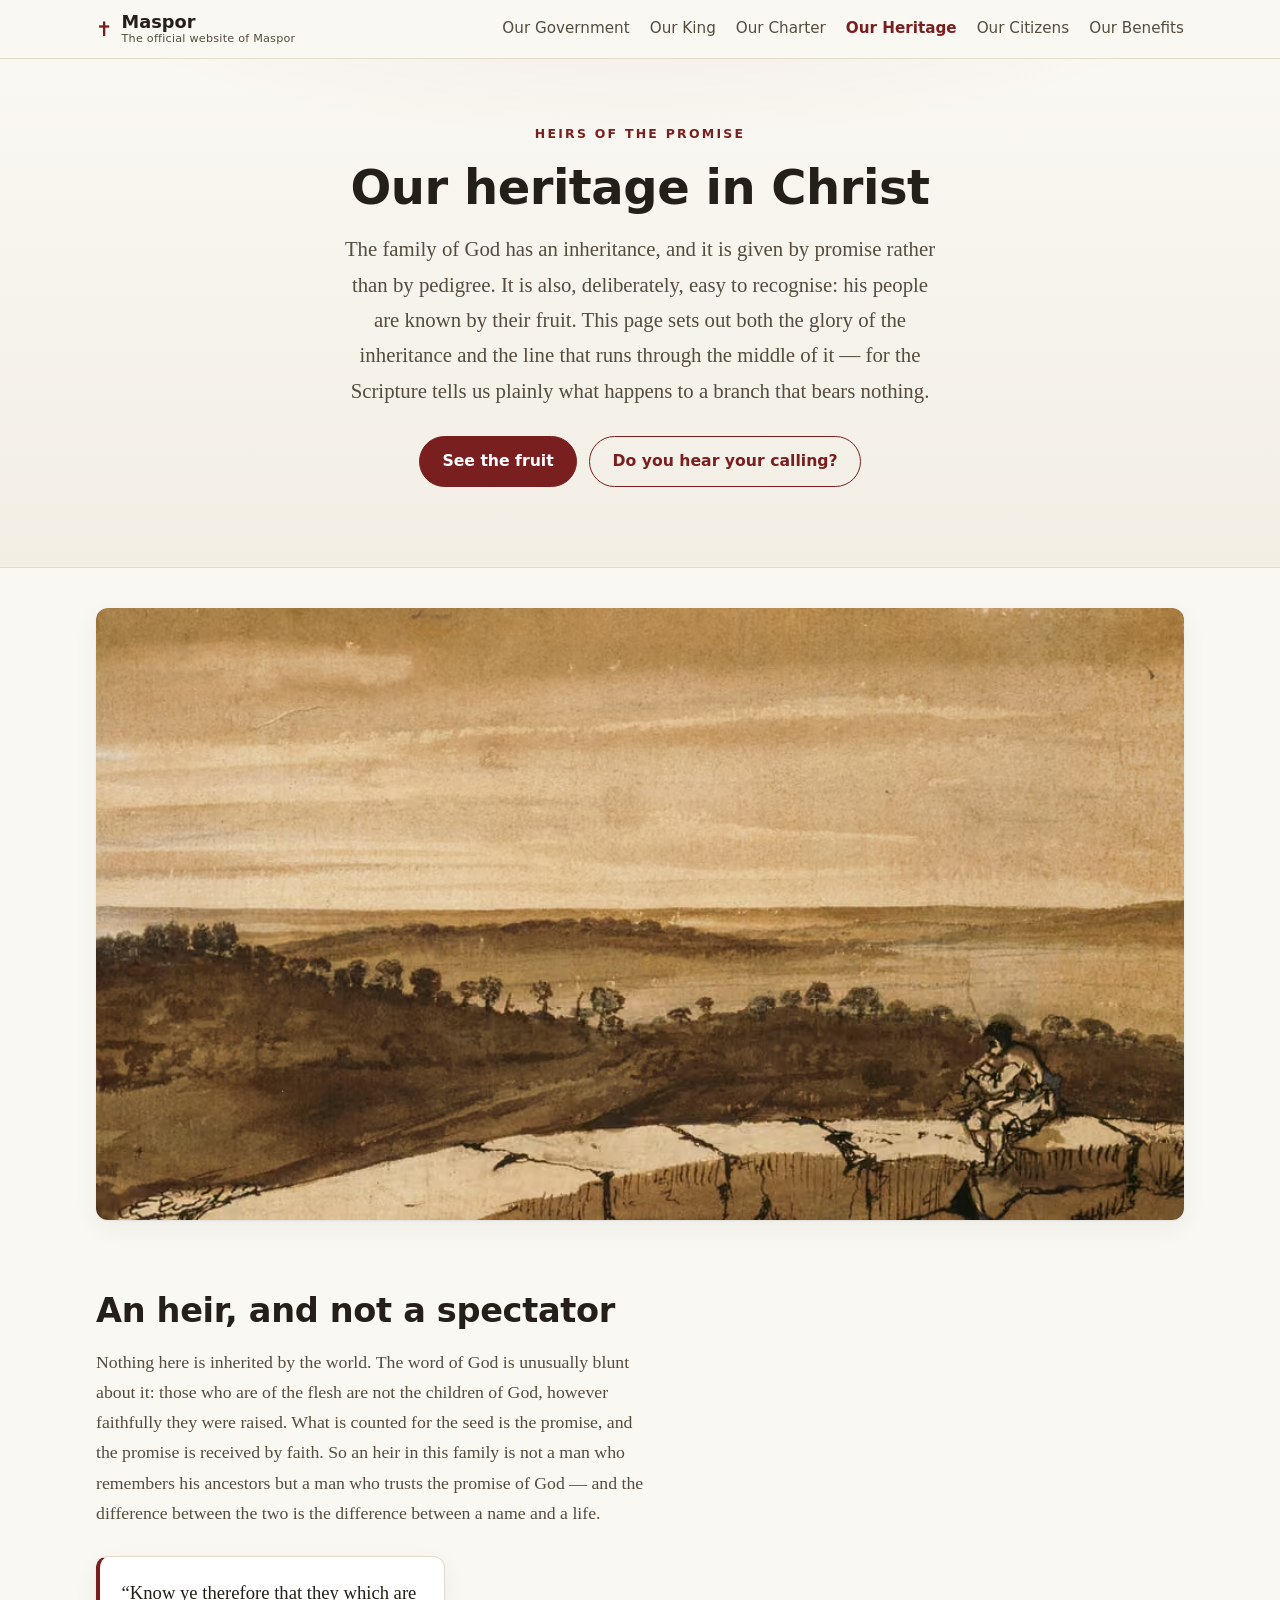
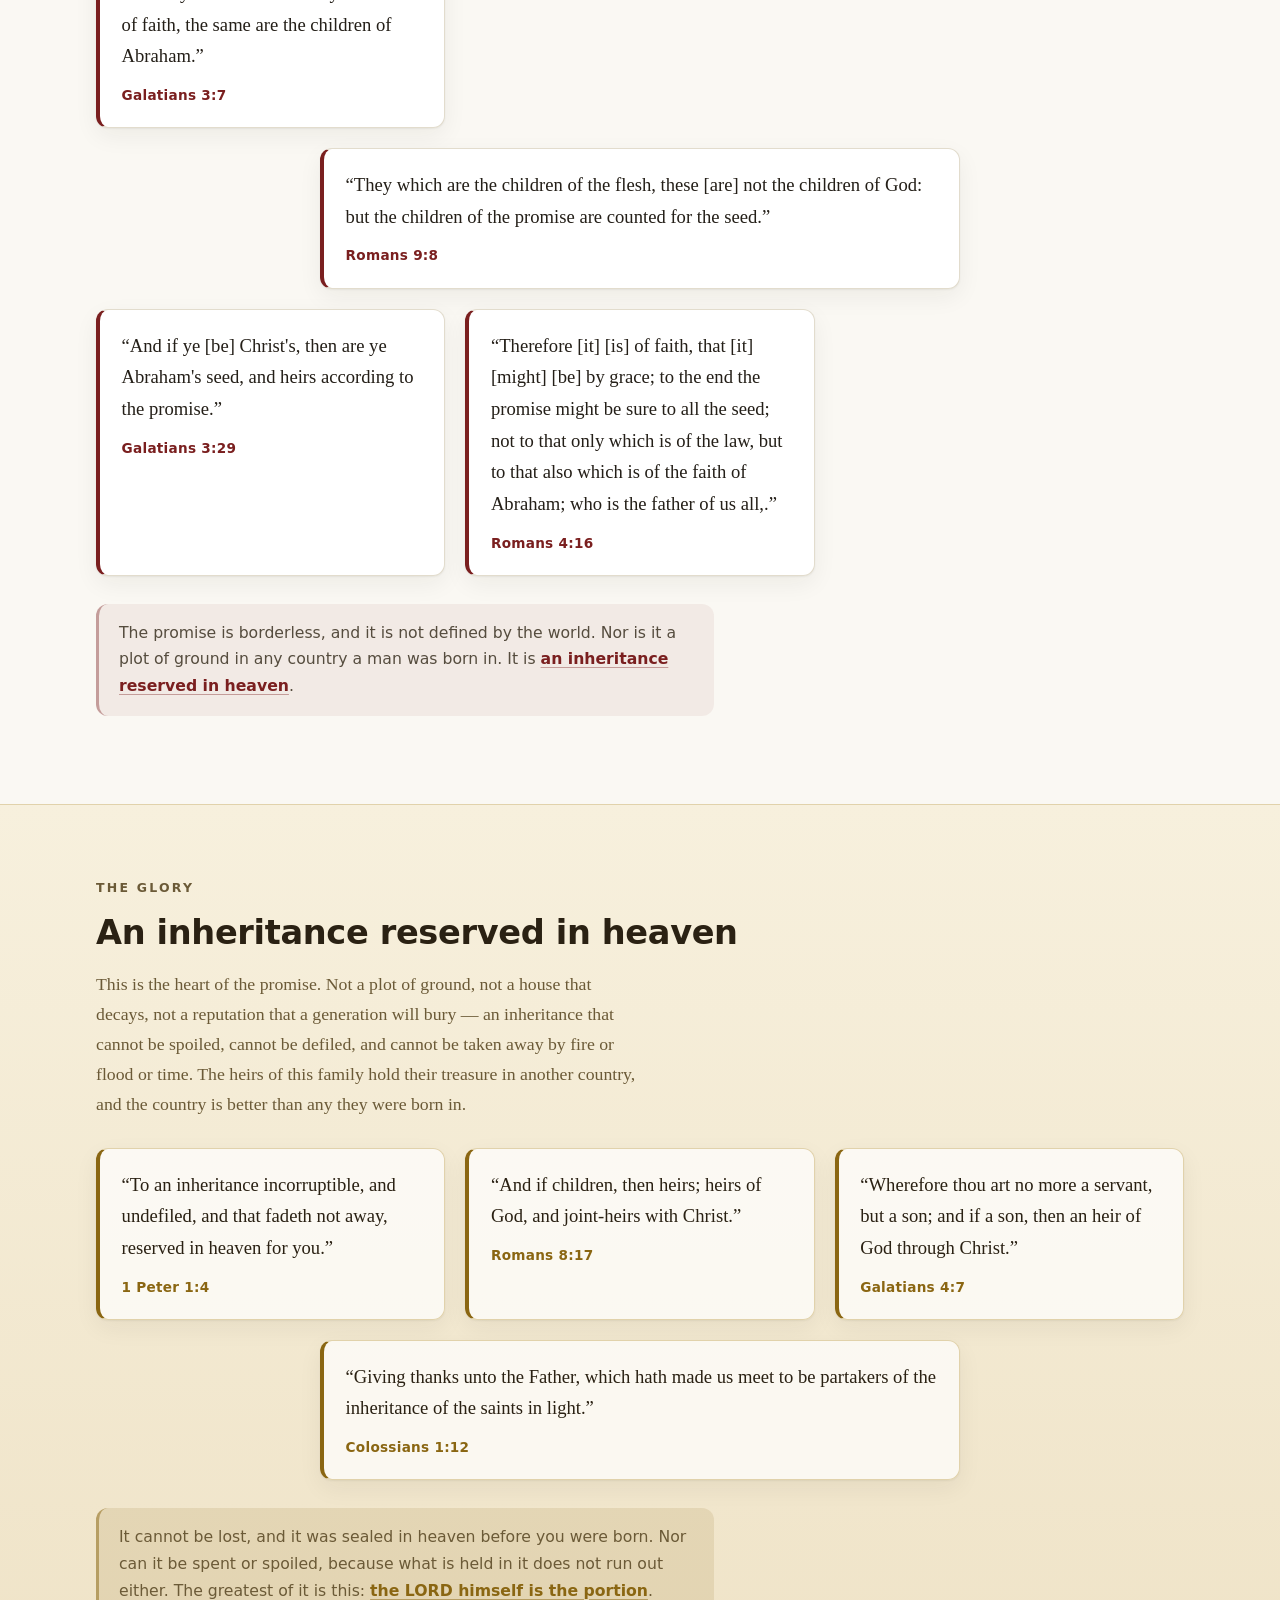
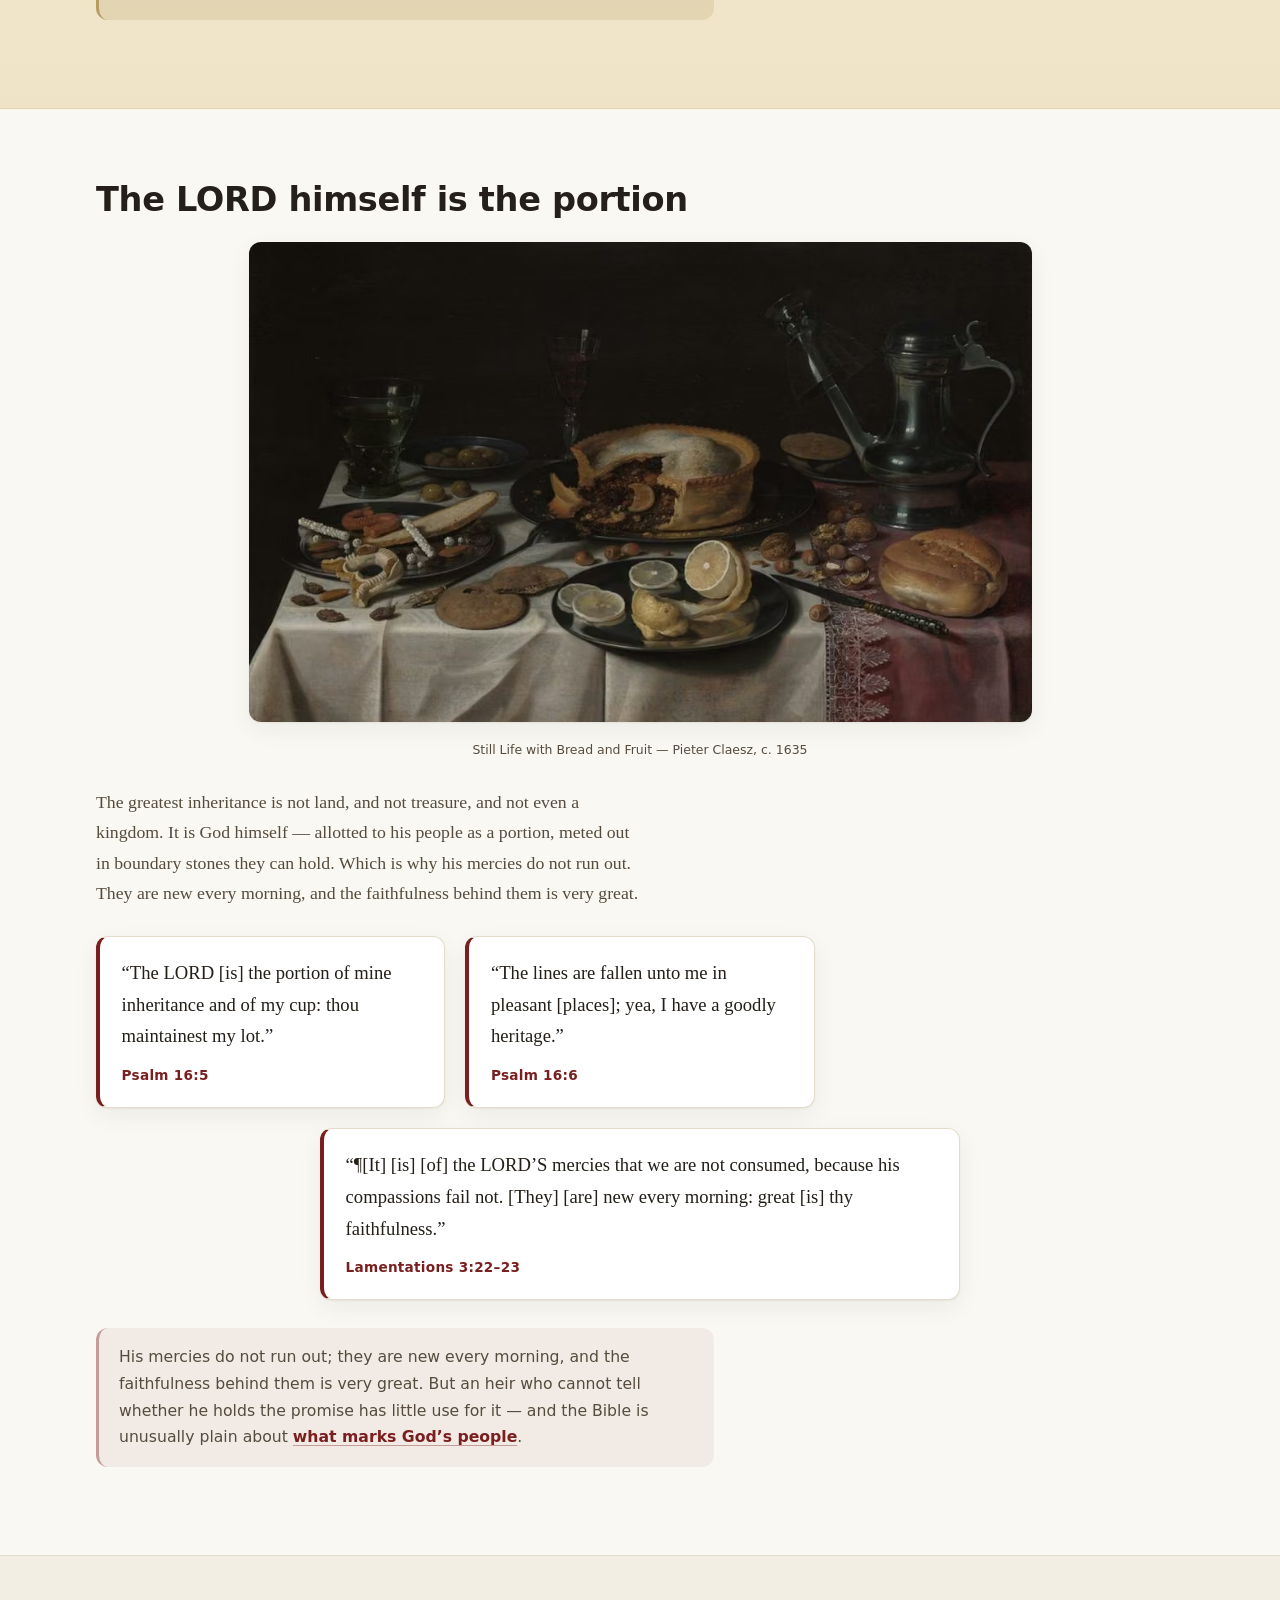
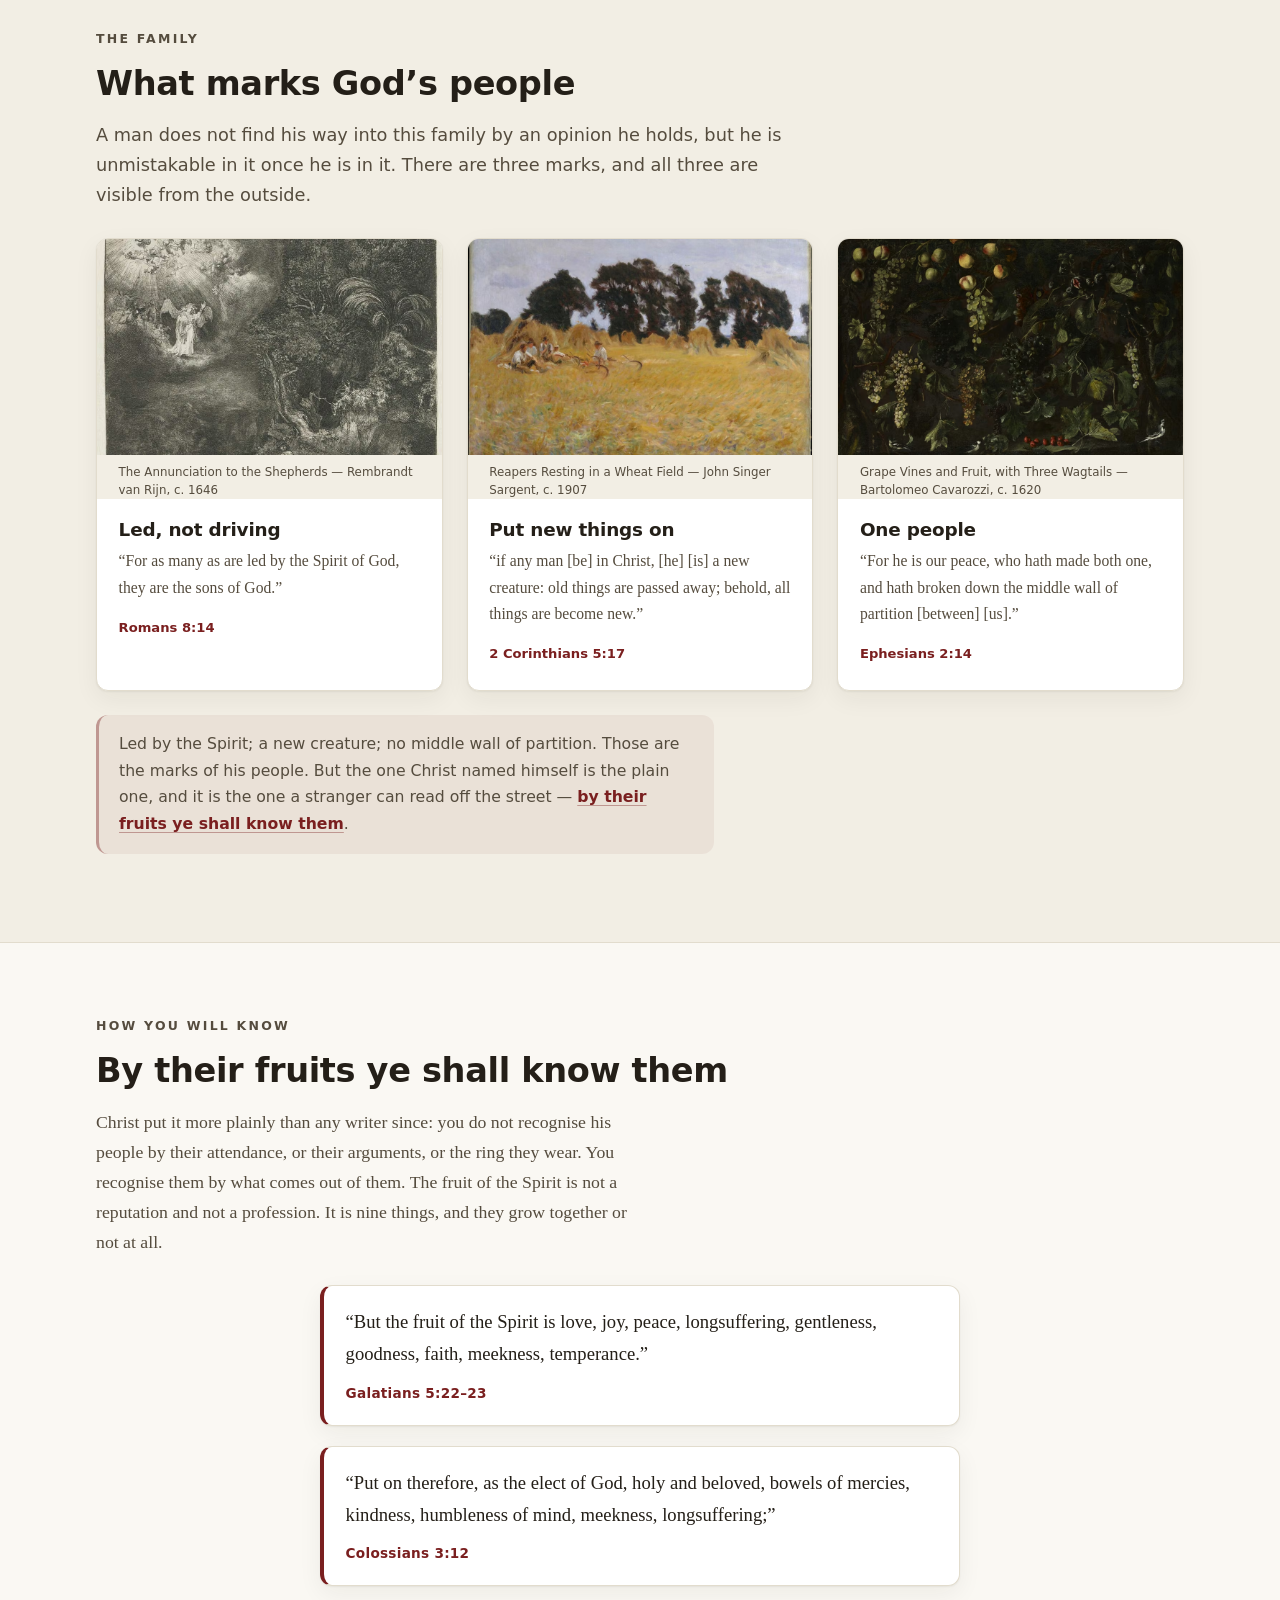
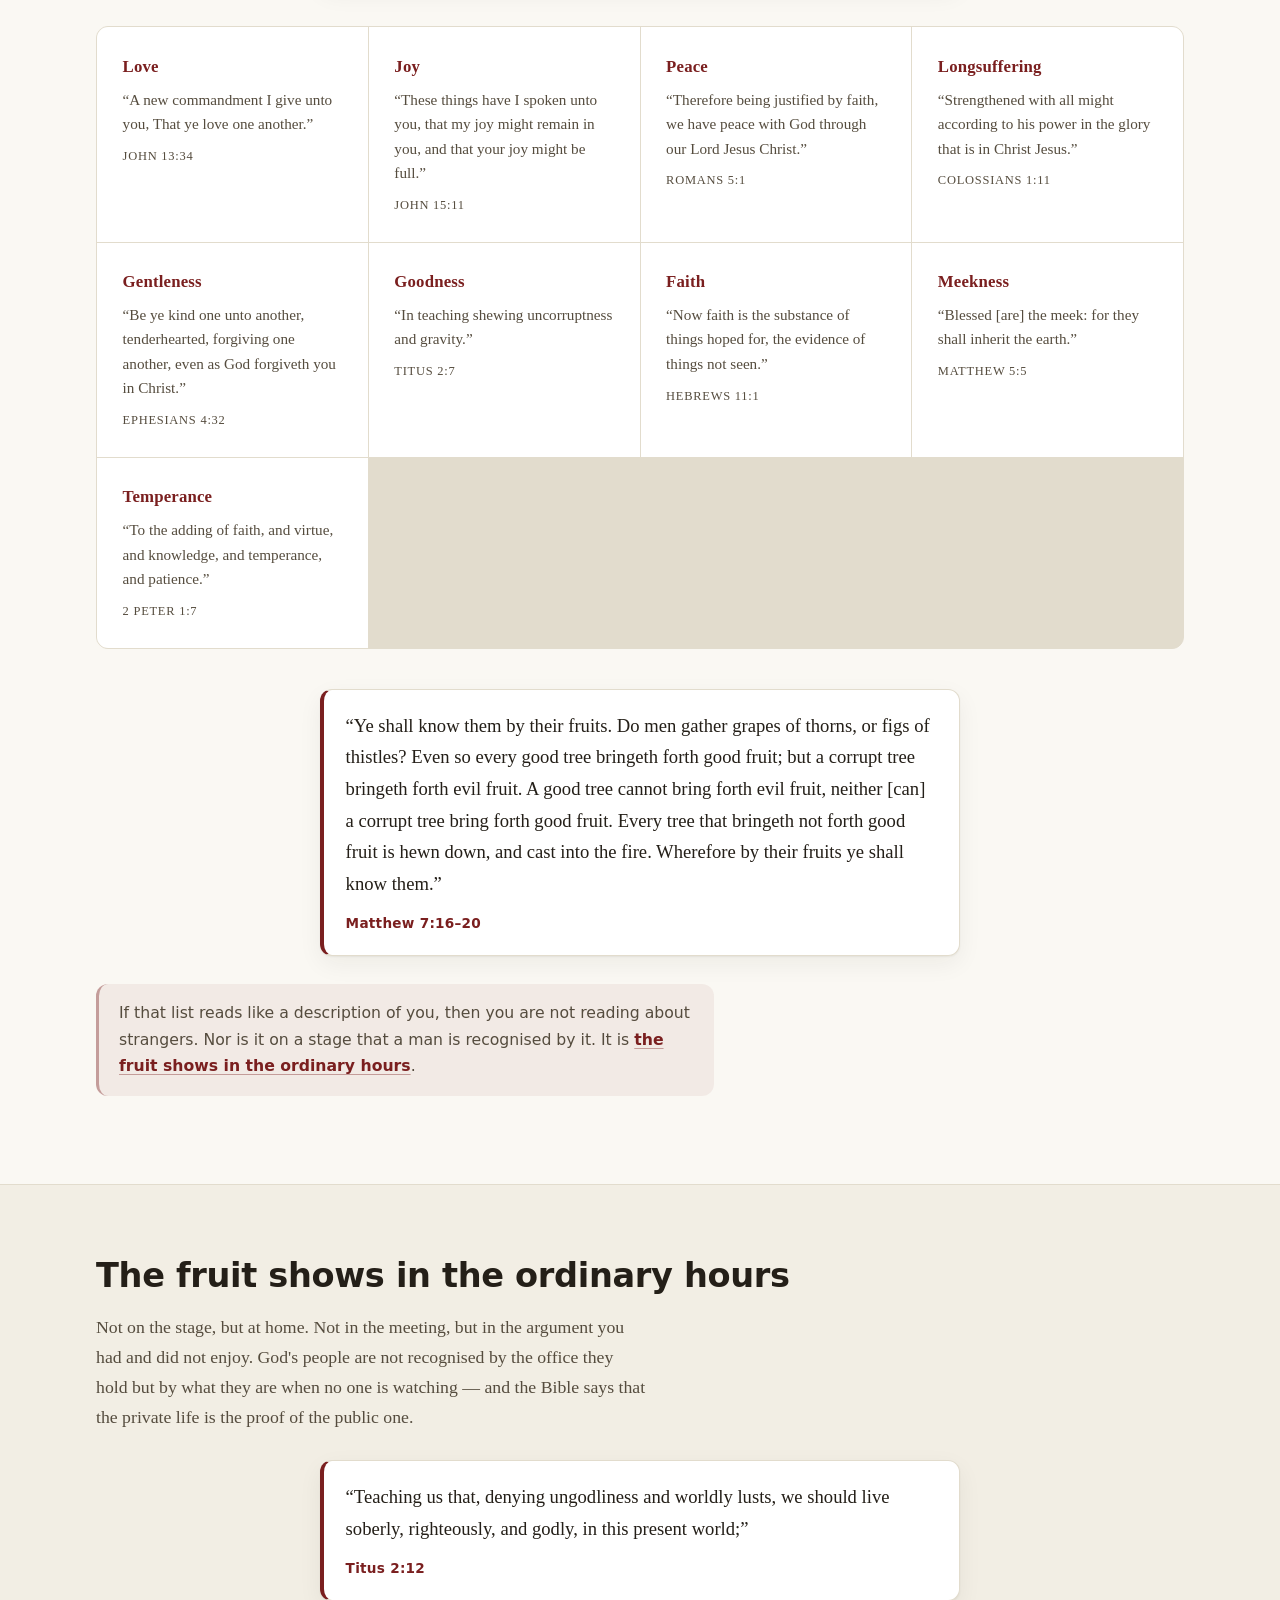
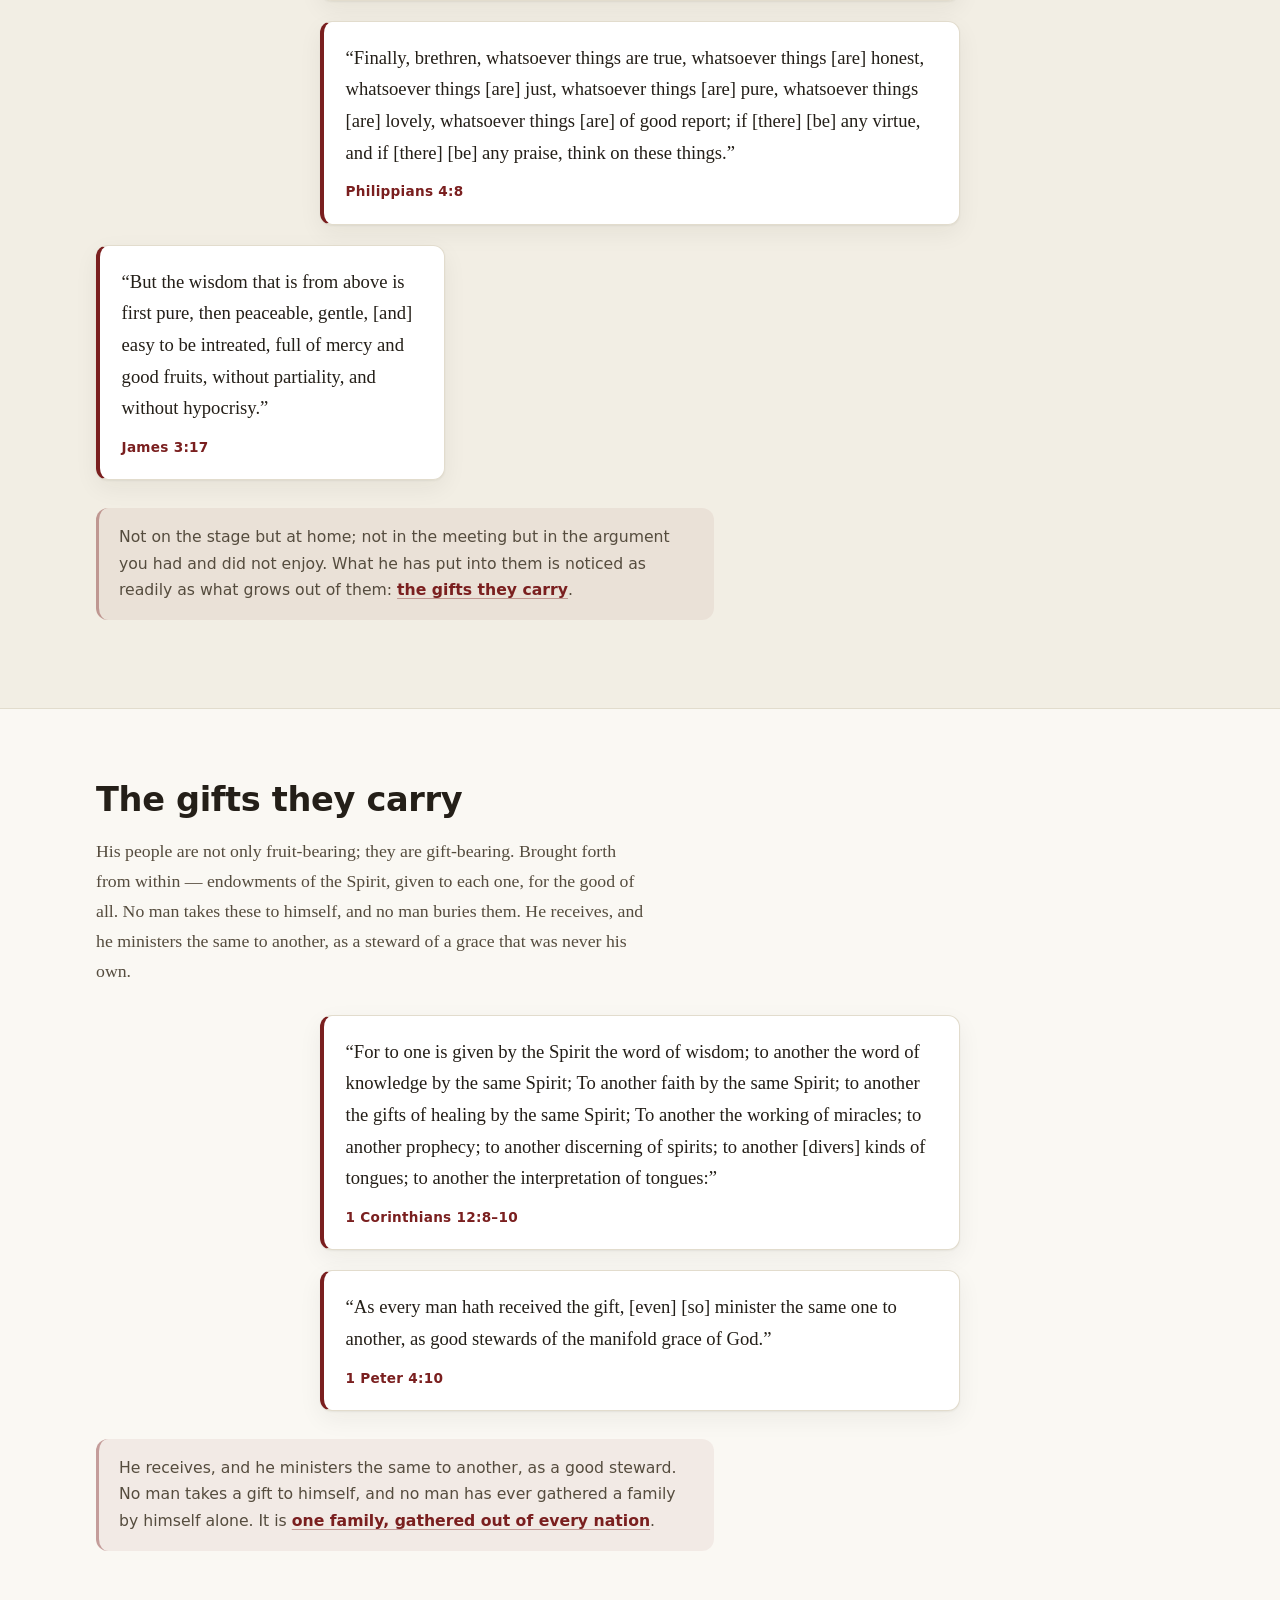
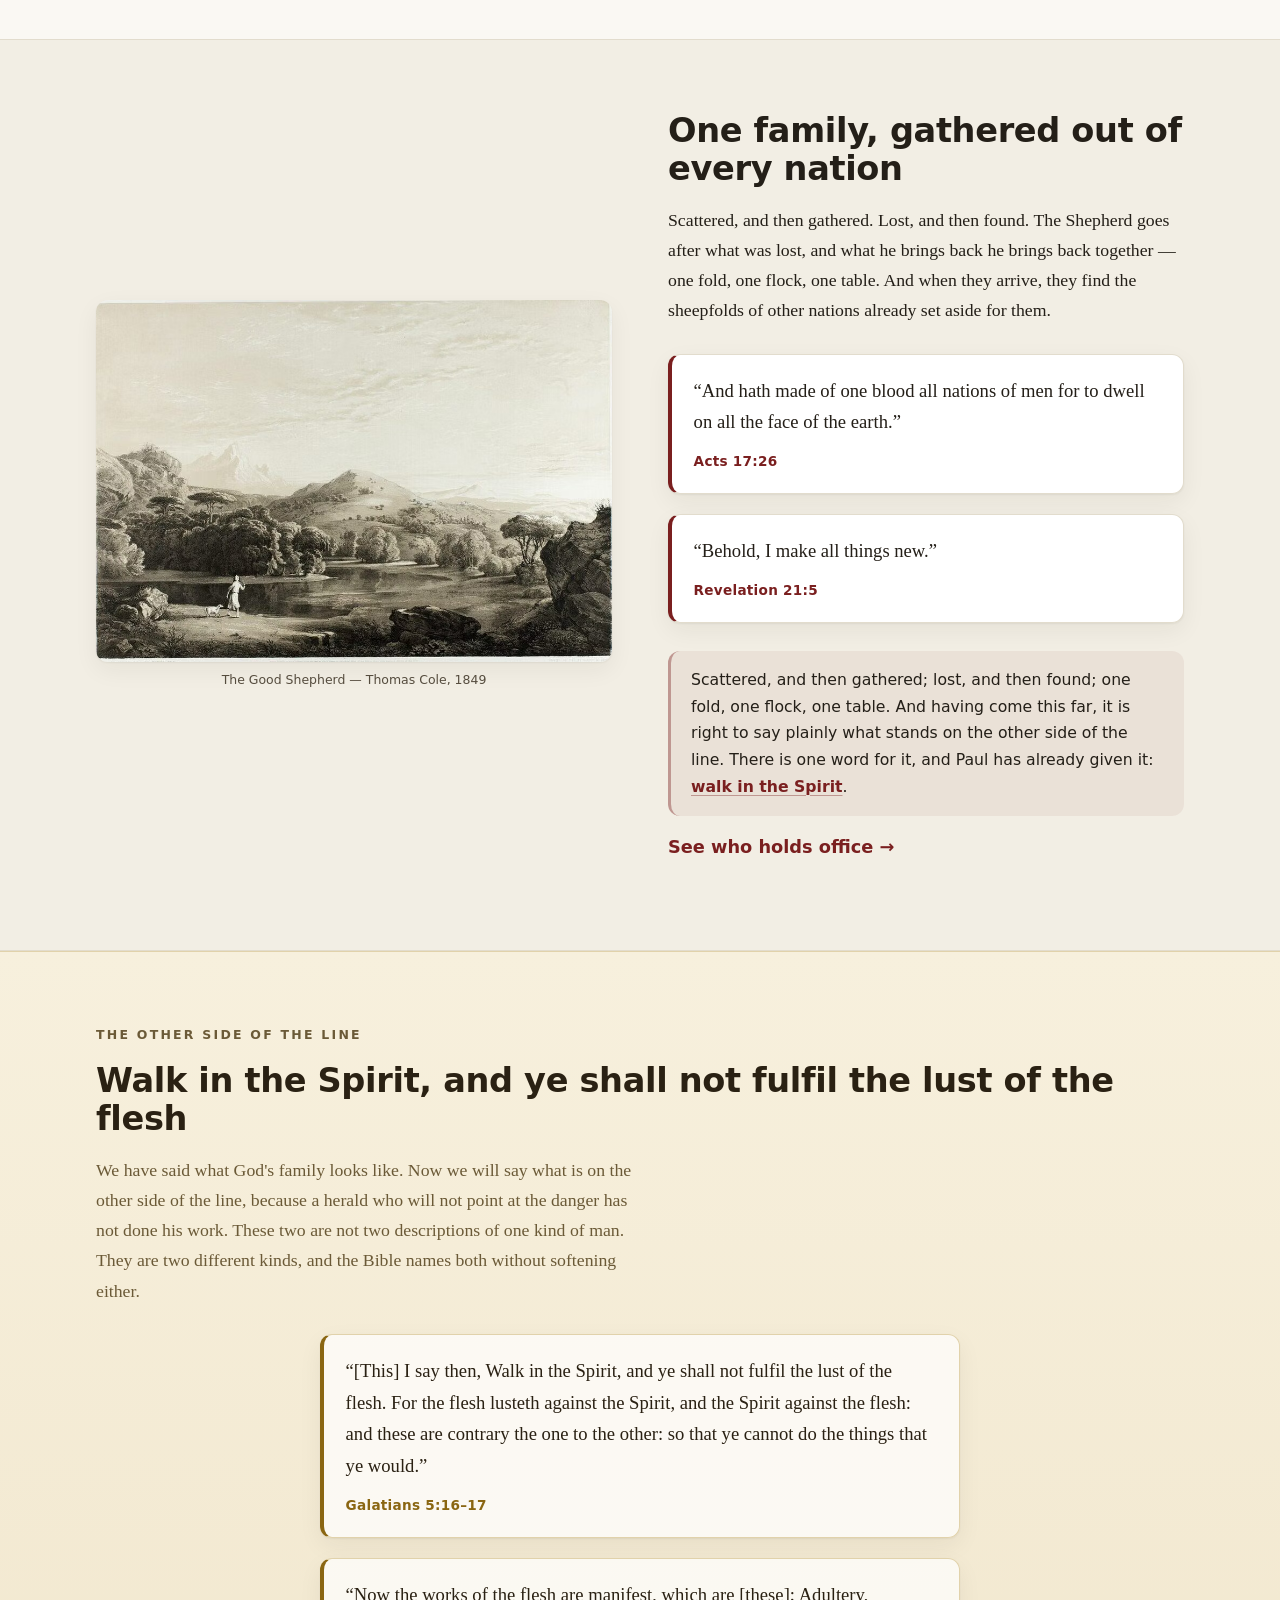
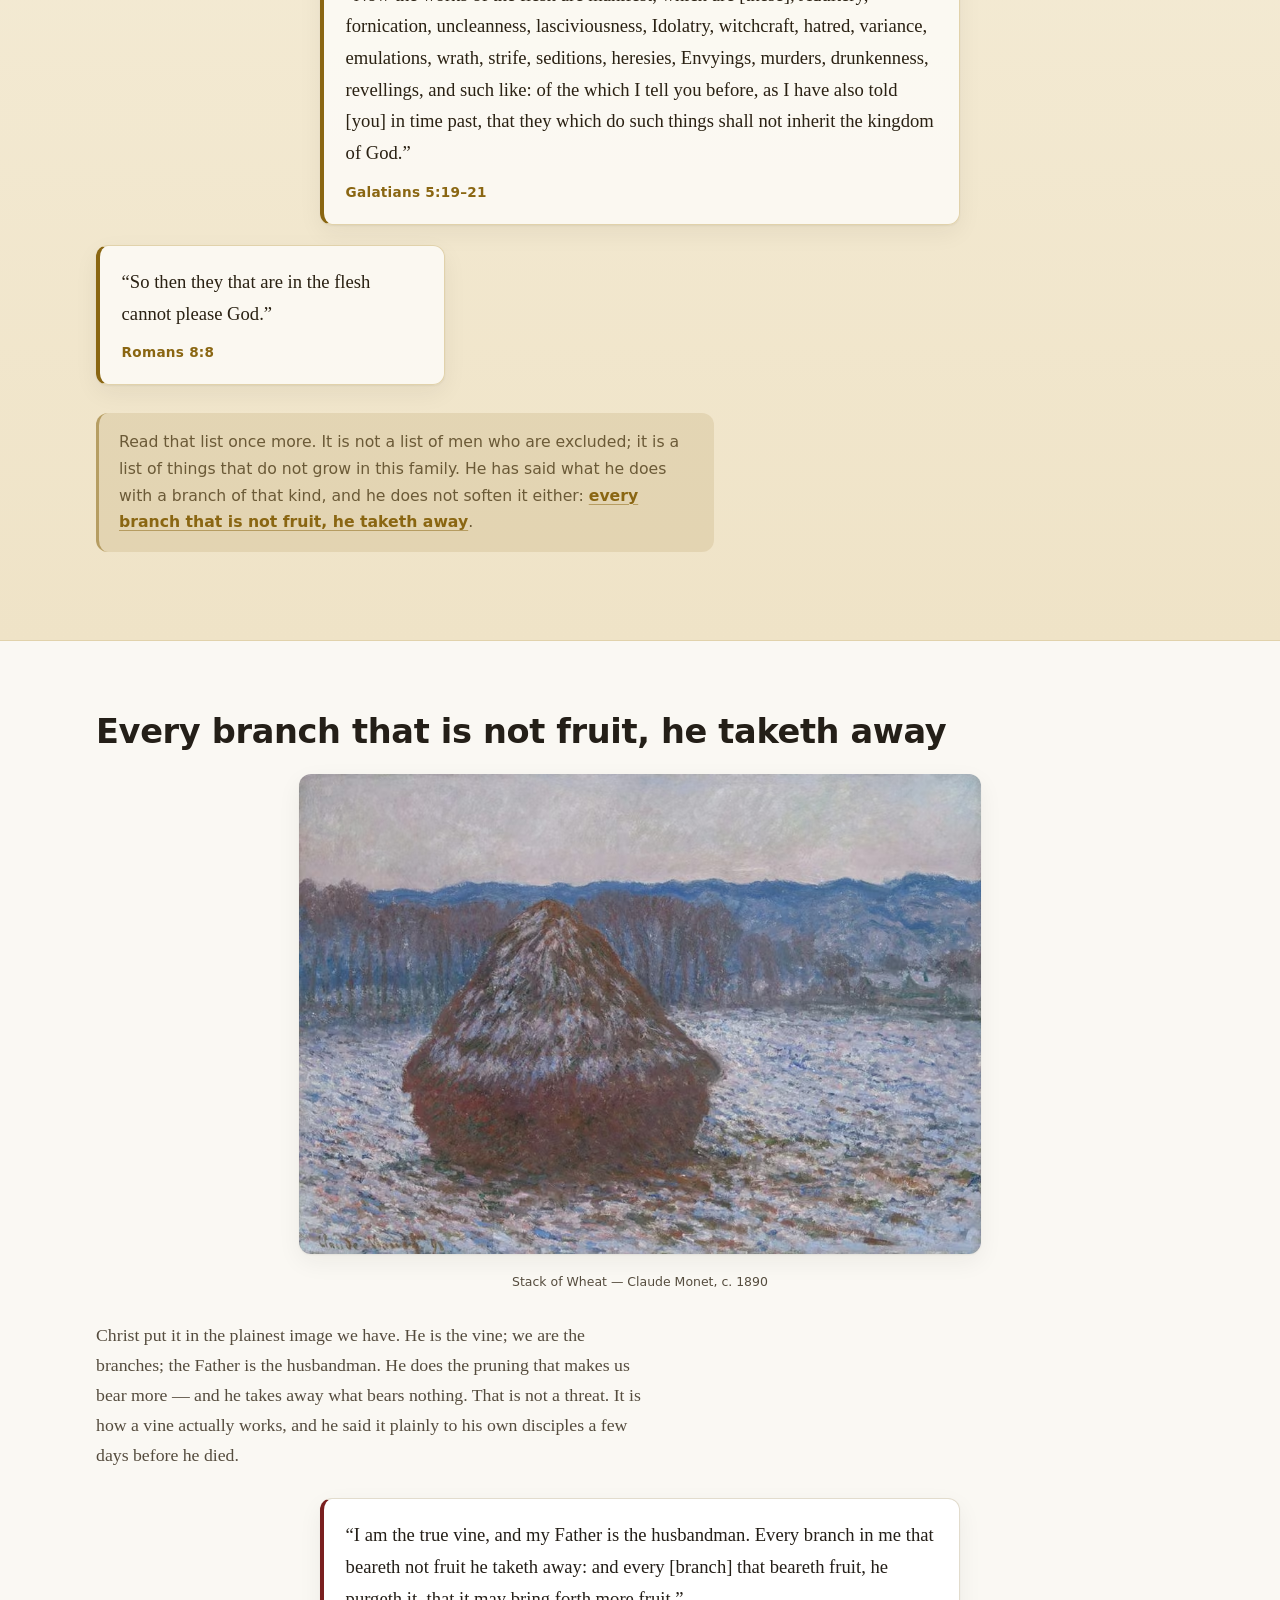
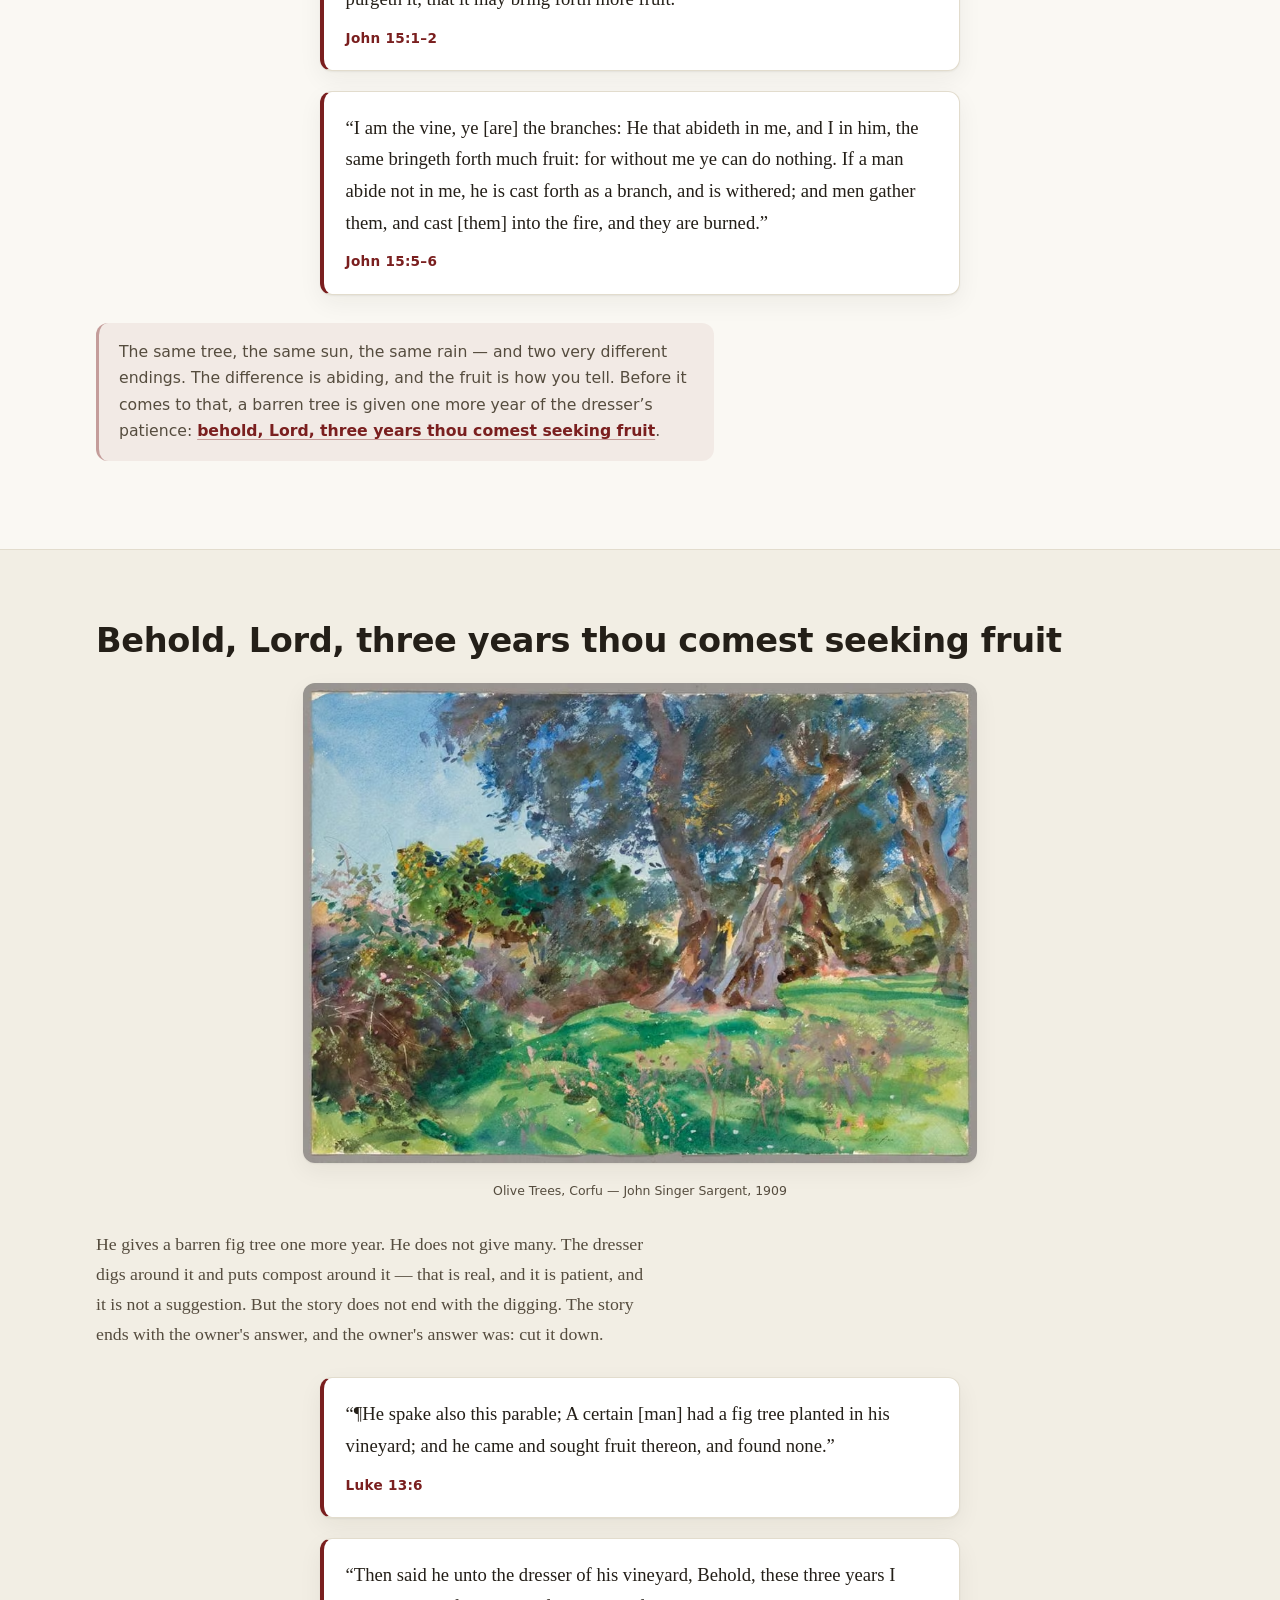
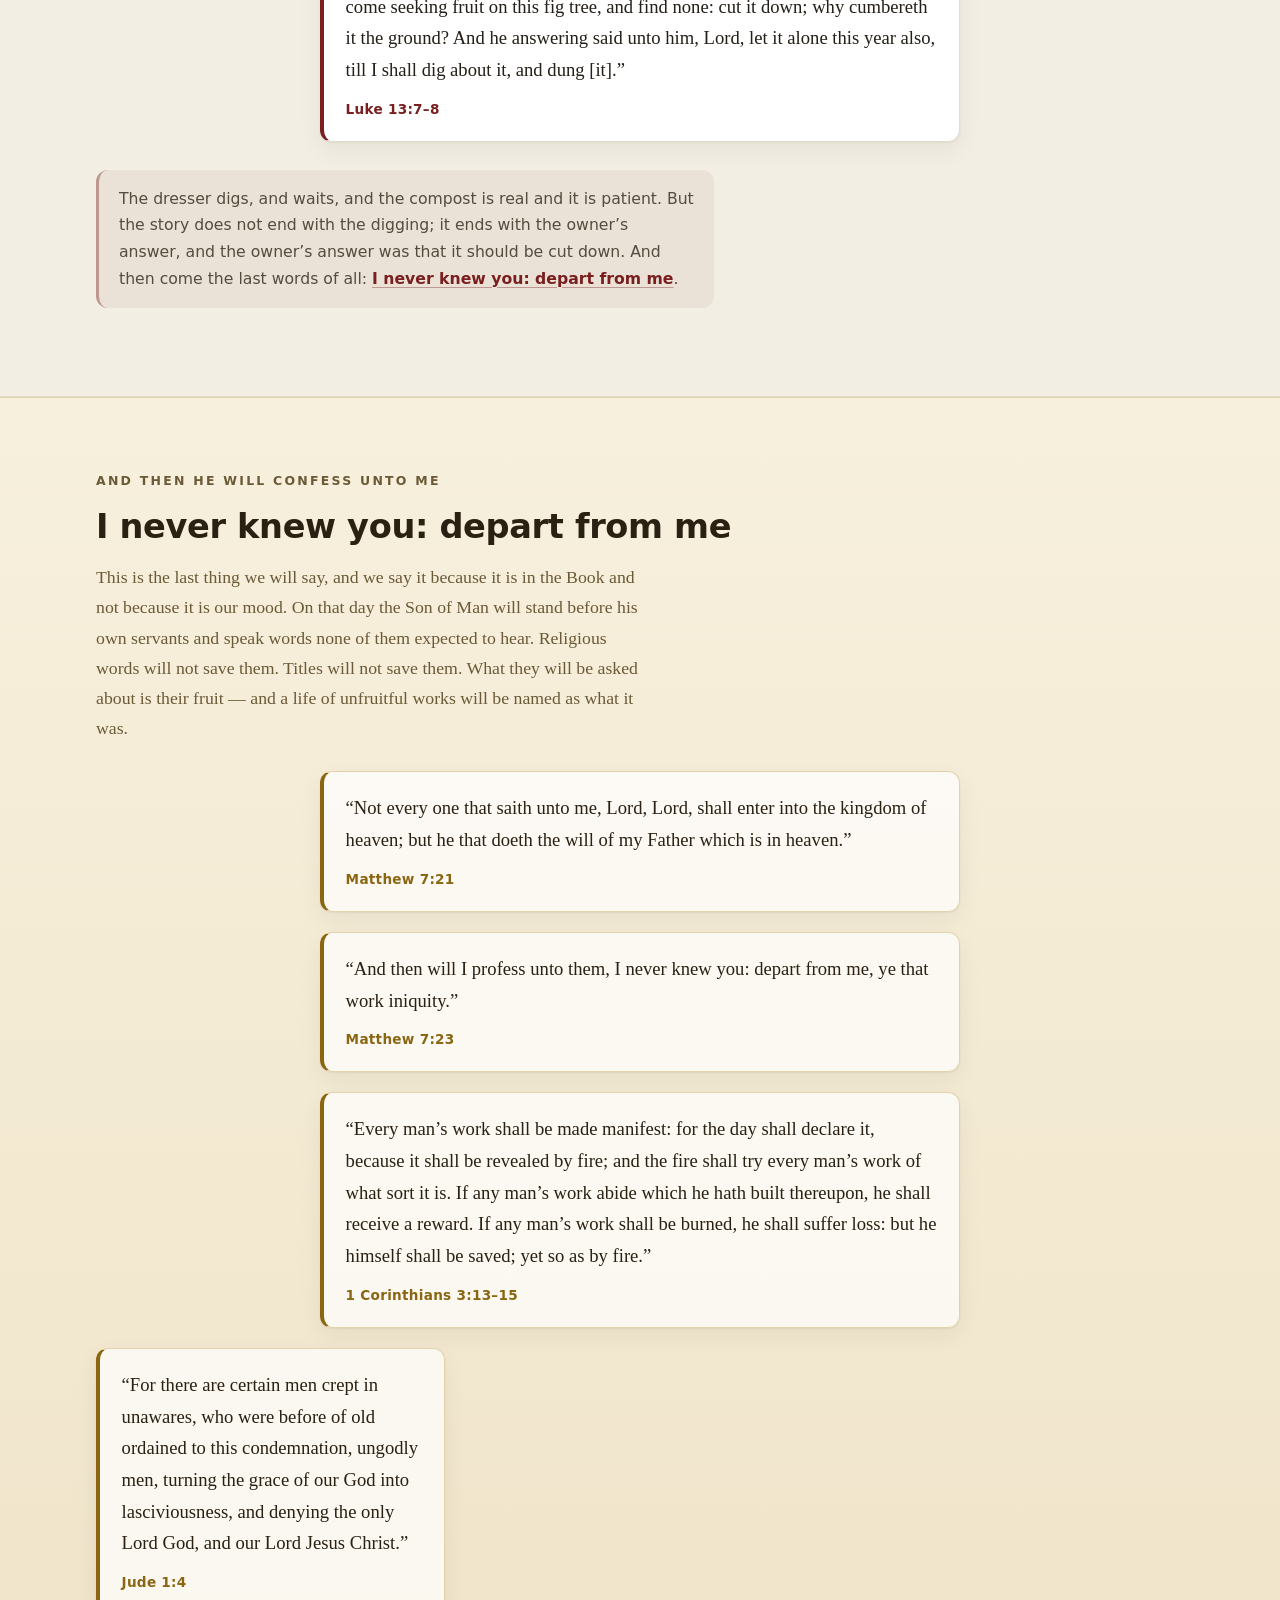
<file: heritage.html>
<!DOCTYPE html>
<html lang="en">
<head>
  <meta charset="utf-8">
  <meta name="viewport" content="width=device-width, initial-scale=1">
  <title>Our Heritage &mdash; Maspor</title>
  <meta name="description" content="Our heritage in Christ: heirs according to the promise, known by their fruits, with an inheritance incorruptible reserved in heaven &mdash; and the plain warning to every branch that bears no fruit.">
  <link rel="icon" href="favicon.ico" sizes="any">
  <link rel="icon" type="image/png" href="favicon.png" sizes="192x192">
  <link rel="apple-touch-icon" href="apple-touch-icon.png">
  <link rel="stylesheet" href="css/style.css">
  <script src="js/theme.js" defer></script>
</head>
<body>
  <a class="skip-link" href="#main">Skip to content</a>

  <header class="site-header">
    <div class="wrap header-inner">
      <a class="brand" href="index.html">
        <span class="brand-mark" aria-hidden="true">&#10013;</span>
        <span class="brand-text">
          <span class="brand-name">Maspor</span>
          <span class="brand-tagline">The official website of Maspor</span>
        </span>
      </a>
      <nav class="site-nav" aria-label="Primary">
        <ul>
          <li><a href="index.html">Our Government</a></li>
          <li><a href="king.html">Our King</a></li>
          <li><a href="charter.html">Our Charter</a></li>
          <li><a href="heritage.html" class="active" aria-current="page">Our Heritage</a></li>
          <li><a href="citizenship.html">Our Citizens</a></li>
          <li><a href="benefits.html">Our Benefits</a></li>
        </ul>
      </nav>

    </div>
  </header>

  <main id="main">
    <section class="page-head" id="top">
      <div class="wrap">
        <p class="eyebrow">Heirs of the promise</p>
        <h1>Our heritage in Christ</h1>
        <p class="lead">
          The family of God has an inheritance, and it is given by promise rather than by pedigree.
          It is also, deliberately, easy to recognise: his people are known by their fruit. This
          page sets out both the glory of the inheritance and the line that runs through the middle
          of it &mdash; for the Scripture tells us plainly what happens to a branch that bears nothing.
        </p>
        <p class="hero-cta">
          <a class="btn" href="#fruit">See the fruit</a>
          <a class="btn btn-ghost" href="citizenship.html">Do you hear your calling?</a>
        </p>
      </div>
    </section>

    <section class="banner">
      <div class="wrap">
        <picture>
          <source type="image/avif" srcset="images/panorama-from-the-sasso-480.avif 480w, images/panorama-from-the-sasso-960.avif 960w" sizes="(min-width: 1152px) 1088px, 95vw">
          <source type="image/webp" srcset="images/panorama-from-the-sasso-480.webp 480w, images/panorama-from-the-sasso-960.webp 960w" sizes="(min-width: 1152px) 1088px, 95vw">
          <img class="banner-img" src="images/panorama-from-the-sasso.jpg" width="1280" height="720"
            alt="A wide panorama in brown wash of a plain, a lake and distant hills, with a shepherd seated on a rock at the right, looking out across it." loading="eager" fetchpriority="high" decoding="async">
        </picture>
      </div>
    </section>

    <section class="section" id="promise">
      <div class="wrap">
        <h2>An heir, and not a spectator</h2>
        <p>
          Nothing here is inherited by the world. The word of God is unusually blunt about it: those
          who are of the flesh are not the children of God, however faithfully they were raised.
          What is counted for the seed is the promise, and the promise is received by faith. So an
          heir in this family is not a man who remembers his ancestors but a man who trusts the
          promise of God &mdash; and the difference between the two is the difference between a name
          and a life.
        </p>
        <div class="verses">
          <blockquote>
            <p>&ldquo;Know ye therefore that they which are of faith, the same are the children of Abraham.&rdquo;</p>
            <cite>Galatians 3:7</cite>
          </blockquote>
          <blockquote class="verse-wide">
            <p>&ldquo;They which are the children of the flesh, these [are] not the children of God: but the children of the promise are counted for the seed.&rdquo;</p>
            <cite>Romans 9:8</cite>
          </blockquote>
          <blockquote>
            <p>&ldquo;And if ye [be] Christ's, then are ye Abraham's seed, and heirs according to the promise.&rdquo;</p>
            <cite>Galatians 3:29</cite>
          </blockquote>
          <blockquote>
            <p>&ldquo;Therefore [it] [is] of faith, that [it] [might] [be] by grace; to the end the promise might be sure to all the seed; not to that only which is of the law, but to that also which is of the faith of Abraham; who is the father of us all,.&rdquo;</p>
            <cite>Romans 4:16</cite>
          </blockquote>
        </div>
        <p class="note">
          The promise is borderless, and it is not defined by the world. Nor is it a plot of
          ground in any country a man was born in. It is
          <span class="carry">an inheritance reserved in heaven</span>.
        </p>
      </div>
    </section>


    <section class="section royal" id="inheritance">
      <div class="wrap">
        <p class="eyebrow">The glory</p>
        <h2>An inheritance reserved in heaven</h2>
        <p>
          This is the heart of the promise. Not a plot of ground, not a house that decays, not a
          reputation that a generation will bury &mdash; an inheritance that cannot be spoiled,
          cannot be defiled, and cannot be taken away by fire or flood or time. The heirs of this
          family hold their treasure in another country, and the country is better than any they
          were born in.
        </p>
        <div class="verses">
          <blockquote>
            <p>&ldquo;To an inheritance incorruptible, and undefiled, and that fadeth not away, reserved in heaven for you.&rdquo;</p>
            <cite>1 Peter 1:4</cite>
          </blockquote>
          <blockquote>
            <p>&ldquo;And if children, then heirs; heirs of God, and joint-heirs with Christ.&rdquo;</p>
            <cite>Romans 8:17</cite>
          </blockquote>
          <blockquote>
            <p>&ldquo;Wherefore thou art no more a servant, but a son; and if a son, then an heir of God through Christ.&rdquo;</p>
            <cite>Galatians 4:7</cite>
          </blockquote>
          <blockquote class="verse-wide">
            <p>&ldquo;Giving thanks unto the Father, which hath made us meet to be partakers of the inheritance of the saints in light.&rdquo;</p>
            <cite>Colossians 1:12</cite>
          </blockquote>
        </div>
        <p class="note">
          It cannot be lost, and it was sealed in heaven before you were born. Nor can it be
          spent or spoiled, because what is held in it does not run out either. The greatest of
          it is this: <span class="carry">the LORD himself is the portion</span>.
        </p>
      </div>
    </section>

    <section class="section" id="portion">
      <div class="wrap">
        <h2>The LORD himself is the portion</h2>
        <figure class="section-art">
          <picture>
            <source type="image/avif" srcset="images/still-life-with-bread-480.avif 480w, images/still-life-with-bread-960.avif 960w" sizes="(min-width: 1152px) 783px, 95vw">
            <source type="image/webp" srcset="images/still-life-with-bread-480.webp 480w, images/still-life-with-bread-960.webp 960w" sizes="(min-width: 1152px) 783px, 95vw">
            <img src="images/still-life-with-bread.jpg" width="1000" height="613"
              alt="Bread, olives and fruit laid out on a dark table against a shadowed wall." loading="lazy" decoding="async">
          </picture>
          <figcaption>Still Life with Bread and Fruit &mdash; Pieter Claesz, c. 1635</figcaption>
        </figure>
        <p>
          The greatest inheritance is not land, and not treasure, and not even a kingdom. It is
          God himself &mdash; allotted to his people as a portion, meted out in boundary stones they
          can hold. Which is why his mercies do not run out. They are new every morning, and the
          faithfulness behind them is very great.
        </p>
        <div class="verses">
          <blockquote>
            <p>&ldquo;The LORD [is] the portion of mine inheritance and of my cup: thou maintainest my lot.&rdquo;</p>
            <cite>Psalm 16:5</cite>
          </blockquote>
          <blockquote>
            <p>&ldquo;The lines are fallen unto me in pleasant [places]; yea, I have a goodly heritage.&rdquo;</p>
            <cite>Psalm 16:6</cite>
          </blockquote>
          <blockquote class="verse-wide">
            <p>&ldquo;¶[It] [is] [of] the LORD&rsquo;S mercies that we are not consumed, because his compassions fail not. [They] [are] new every morning: great [is] thy faithfulness.&rdquo;</p>
            <cite>Lamentations 3:22&ndash;23</cite>
          </blockquote>
        </div>
        <p class="note">
          His mercies do not run out; they are new every morning, and the faithfulness behind
          them is very great. But an heir who cannot tell whether he holds the promise has
          little use for it &mdash; and the Bible is unusually plain about
          <span class="carry">what marks God&rsquo;s people</span>.
        </p>
      </div>
    </section>

    <section class="section section-alt" id="marks">
      <div class="wrap">
        <p class="eyebrow">The family</p>
        <h2>What marks God&rsquo;s people</h2>
        <p class="section-intro">
          A man does not find his way into this family by an opinion he holds, but he is
          unmistakable in it once he is in it. There are three marks, and all three are visible
          from the outside.
        </p>
        <div class="cards">
          <article class="card">
            <figure class="card-art">
              <picture>
                <source type="image/avif" srcset="images/annunciation-to-the-shepherds-480.avif 480w, images/annunciation-to-the-shepherds-960.avif 960w" sizes="(min-width: 1152px) 495px, 95vw">
                <source type="image/webp" srcset="images/annunciation-to-the-shepherds-480.webp 480w, images/annunciation-to-the-shepherds-960.webp 960w" sizes="(min-width: 1152px) 495px, 95vw">
                <img src="images/annunciation-to-the-shepherds.jpg" width="1200" height="750"
                  alt="An angel breaks into the darkness above shepherds, and the light falls upon them where they lie." loading="lazy" decoding="async">
              </picture>
              <figcaption>The Annunciation to the Shepherds &mdash; Rembrandt van Rijn, c. 1646</figcaption>
            </figure>
            <div class="card-body">
              <h3>Led, not driving</h3>
              <p>&ldquo;For as many as are led by the Spirit of God, they are the sons of God.&rdquo;</p>
              <cite>Romans 8:14</cite>
            </div>
          </article>
          <article class="card">
            <figure class="card-art">
              <picture>
                <source type="image/avif" srcset="images/reapers-resting-in-wheat-480.avif 480w, images/reapers-resting-in-wheat-960.avif 960w" sizes="(min-width: 1152px) 495px, 95vw">
                <source type="image/webp" srcset="images/reapers-resting-in-wheat-480.webp 480w, images/reapers-resting-in-wheat-960.webp 960w" sizes="(min-width: 1152px) 495px, 95vw">
                <img src="images/reapers-resting-in-wheat.jpg" width="1200" height="750"
                  alt="Reapers resting in a field of golden wheat among the sheaves they have cut." loading="lazy" decoding="async">
              </picture>
              <figcaption>Reapers Resting in a Wheat Field &mdash; John Singer Sargent, c. 1907</figcaption>
            </figure>
            <div class="card-body">
              <h3>Put new things on</h3>
              <p>&ldquo;if any man [be] in Christ, [he] [is] a new creature: old things are passed away; behold, all things are become new.&rdquo;</p>
              <cite>2 Corinthians 5:17</cite>
            </div>
          </article>
          <article class="card">
            <figure class="card-art">
              <picture>
                <source type="image/avif" srcset="images/grapes-and-fruit-480.avif 480w, images/grapes-and-fruit-960.avif 960w" sizes="(min-width: 1152px) 495px, 95vw">
                <source type="image/webp" srcset="images/grapes-and-fruit-480.webp 480w, images/grapes-and-fruit-960.webp 960w" sizes="(min-width: 1152px) 495px, 95vw">
                <img src="images/grapes-and-fruit.jpg" width="1200" height="750"
                  alt="Clusters of grapes and fruit hang together along a dark vine." loading="lazy" decoding="async">
              </picture>
              <figcaption>Grape Vines and Fruit, with Three Wagtails &mdash; Bartolomeo Cavarozzi, c. 1620</figcaption>
            </figure>
            <div class="card-body">
              <h3>One people</h3>
              <p>&ldquo;For he is our peace, who hath made both one, and hath broken down the middle wall of partition [between] [us].&rdquo;</p>
              <cite>Ephesians 2:14</cite>
            </div>
          </article>
        </div>
        <p class="note">
          Led by the Spirit; a new creature; no middle wall of partition. Those are the marks of
          his people. But the one Christ named himself is the plain one, and it is the one a
          stranger can read off the street &mdash;
          <span class="carry">by their fruits ye shall know them</span>.
        </p>
      </div>
    </section>

    <section class="section" id="fruit">
      <div class="wrap">
        <p class="eyebrow">How you will know</p>
        <h2>By their fruits ye shall know them</h2>
        <p>
          Christ put it more plainly than any writer since: you do not recognise his people by
          their attendance, or their arguments, or the ring they wear. You recognise them by what
          comes out of them. The fruit of the Spirit is not a reputation and not a profession. It
          is nine things, and they grow together or not at all.
        </p>
        <div class="verses">
          <blockquote class="verse-wide">
            <p>&ldquo;But the fruit of the Spirit is love, joy, peace, longsuffering, gentleness, goodness, faith, meekness, temperance.&rdquo;</p>
            <cite>Galatians 5:22&ndash;23</cite>
          </blockquote>
          <blockquote class="verse-wide">
            <p>&ldquo;Put on therefore, as the elect of God, holy and beloved, bowels of mercies, kindness, humbleness of mind, meekness, longsuffering;&rdquo;</p>
            <cite>Colossians 3:12</cite>
          </blockquote>
        </div>
        <ul class="fruit-list">
          <li>
            <strong>Love</strong>
            <span>&ldquo;A new commandment I give unto you, That ye love one another.&rdquo;</span>
            <cite>John 13:34</cite>
          </li>
          <li>
            <strong>Joy</strong>
            <span>&ldquo;These things have I spoken unto you, that my joy might remain in you, and that your joy might be full.&rdquo;</span>
            <cite>John 15:11</cite>
          </li>
          <li>
            <strong>Peace</strong>
            <span>&ldquo;Therefore being justified by faith, we have peace with God through our Lord Jesus Christ.&rdquo;</span>
            <cite>Romans 5:1</cite>
          </li>
          <li>
            <strong>Longsuffering</strong>
            <span>&ldquo;Strengthened with all might according to his power in the glory that is in Christ Jesus.&rdquo;</span>
            <cite>Colossians 1:11</cite>
          </li>
          <li>
            <strong>Gentleness</strong>
            <span>&ldquo;Be ye kind one unto another, tenderhearted, forgiving one another, even as God forgiveth you in Christ.&rdquo;</span>
            <cite>Ephesians 4:32</cite>
          </li>
          <li>
            <strong>Goodness</strong>
            <span>&ldquo;In teaching shewing uncorruptness and gravity.&rdquo;</span>
            <cite>Titus 2:7</cite>
          </li>
          <li>
            <strong>Faith</strong>
            <span>&ldquo;Now faith is the substance of things hoped for, the evidence of things not seen.&rdquo;</span>
            <cite>Hebrews 11:1</cite>
          </li>
          <li>
            <strong>Meekness</strong>
            <span>&ldquo;Blessed [are] the meek: for they shall inherit the earth.&rdquo;</span>
            <cite>Matthew 5:5</cite>
          </li>
          <li>
            <strong>Temperance</strong>
            <span>&ldquo;To the adding of faith, and virtue, and knowledge, and temperance, and patience.&rdquo;</span>
            <cite>2 Peter 1:7</cite>
          </li>
        </ul>
        <div class="verses">
          <blockquote class="verse-wide">
            <p>&ldquo;Ye shall know them by their fruits. Do men gather grapes of thorns, or figs of thistles? Even so every good tree bringeth forth good fruit; but a corrupt tree bringeth forth evil fruit. A good tree cannot bring forth evil fruit, neither [can] a corrupt tree bring forth good fruit. Every tree that bringeth not forth good fruit is hewn down, and cast into the fire. Wherefore by their fruits ye shall know them.&rdquo;</p>
            <cite>Matthew 7:16&ndash;20</cite>
          </blockquote>
        </div>
        <p class="note">
          If that list reads like a description of you, then you are not reading about
          strangers. Nor is it on a stage that a man is recognised by it. It is
          <span class="carry">the fruit shows in the ordinary hours</span>.
        </p>
      </div>
    </section>

    <section class="section section-alt" id="private">
      <div class="wrap">
        <h2>The fruit shows in the ordinary hours</h2>
        <p>
          Not on the stage, but at home. Not in the meeting, but in the argument you had and did
          not enjoy. God's people are not recognised by the office they hold but by what they are
          when no one is watching &mdash; and the Bible says that the private life is the proof of the
          public one.
        </p>
        <div class="verses">
          <blockquote class="verse-wide">
            <p>&ldquo;Teaching us that, denying ungodliness and worldly lusts, we should live soberly, righteously, and godly, in this present world;&rdquo;</p>
            <cite>Titus 2:12</cite>
          </blockquote>
          <blockquote class="verse-wide">
            <p>&ldquo;Finally, brethren, whatsoever things are true, whatsoever things [are] honest, whatsoever things [are] just, whatsoever things [are] pure, whatsoever things [are] lovely, whatsoever things [are] of good report; if [there] [be] any virtue, and if [there] [be] any praise, think on these things.&rdquo;</p>
            <cite>Philippians 4:8</cite>
          </blockquote>
          <blockquote>
            <p>&ldquo;But the wisdom that is from above is first pure, then peaceable, gentle, [and] easy to be intreated, full of mercy and good fruits, without partiality, and without hypocrisy.&rdquo;</p>
            <cite>James 3:17</cite>
          </blockquote>
        </div>
        <p class="note">
          Not on the stage but at home; not in the meeting but in the argument you had and did
          not enjoy. What he has put into them is noticed as readily as what grows out of
          them: <span class="carry">the gifts they carry</span>.
        </p>
      </div>
    </section>

    <section class="section" id="gifts">
      <div class="wrap">
        <h2>The gifts they carry</h2>
        <p>
          His people are not only fruit-bearing; they are gift-bearing. Brought forth from within
           &mdash; endowments of the Spirit, given to each one, for the good of all. No man
          takes these to himself, and no man buries them. He receives, and he ministers the same
          to another, as a steward of a grace that was never his own.
        </p>
        <div class="verses">
          <blockquote class="verse-wide">
            <p>&ldquo;For to one is given by the Spirit the word of wisdom; to another the word of knowledge by the same Spirit; To another faith by the same Spirit; to another the gifts of healing by the same Spirit; To another the working of miracles; to another prophecy; to another discerning of spirits; to another [divers] kinds of tongues; to another the interpretation of tongues:&rdquo;</p>
            <cite>1 Corinthians 12:8&ndash;10</cite>
          </blockquote>
          <blockquote class="verse-wide">
            <p>&ldquo;As every man hath received the gift, [even] [so] minister the same one to another, as good stewards of the manifold grace of God.&rdquo;</p>
            <cite>1 Peter 4:10</cite>
          </blockquote>
        </div>
        <p class="note">
          He receives, and he ministers the same to another, as a good steward. No man takes a
          gift to himself, and no man has ever gathered a family by himself alone. It is
          <span class="carry">one family, gathered out of every nation</span>.
        </p>
      </div>
    </section>

    <section class="section section-alt" id="nations">
      <div class="wrap feature">
        <figure class="feature-art">
          <picture>
            <source type="image/avif" srcset="images/the-good-shepherd-480.avif 480w, images/the-good-shepherd-960.avif 960w" sizes="(min-width: 1152px) 516px, 95vw">
            <source type="image/webp" srcset="images/the-good-shepherd-480.webp 480w, images/the-good-shepherd-960.webp 960w" sizes="(min-width: 1152px) 516px, 95vw">
            <img src="images/the-good-shepherd.jpg" width="1000" height="701"
              alt="A shepherd with his flock beside a lake, among mountains and wooded hills, in a wide pastoral landscape." loading="lazy" decoding="async">
          </picture>
          <figcaption>The Good Shepherd &mdash; Thomas Cole, 1849</figcaption>
        </figure>
        <div class="feature-copy">
          <h2>One family, gathered out of every nation</h2>
          <p>
            Scattered, and then gathered. Lost, and then found. The Shepherd goes after what was
            lost, and what he brings back he brings back together &mdash; one fold, one flock, one
            table. And when they arrive, they find the sheepfolds of other nations already set
            aside for them.
          </p>
          <div class="verses verses-stack">
            <blockquote>
              <p>&ldquo;And hath made of one blood all nations of men for to dwell on all the face of the earth.&rdquo;</p>
              <cite>Acts 17:26</cite>
            </blockquote>
            <blockquote>
              <p>&ldquo;Behold, I make all things new.&rdquo;</p>
              <cite>Revelation 21:5</cite>
            </blockquote>
          </div>
        <p class="note">
            Scattered, and then gathered; lost, and then found; one fold, one flock, one table. And
            having come this far, it is right to say plainly what stands on the other side of the
            line. There is one word for it, and Paul has already given it:
            <span class="carry">walk in the Spirit</span>.
          </p>
          <p><a class="link-more" href="citizenship.html">See who holds office &rarr;</a></p>
        </div>
      </div>
    </section>

    <section class="section royal" id="flesh">
      <div class="wrap">
        <p class="eyebrow">The other side of the line</p>
        <h2>Walk in the Spirit, and ye shall not fulfil the lust of the flesh</h2>
        <p>
          We have said what God's family looks like. Now we will say what is on the other side of
          the line, because a herald who will not point at the danger has not done his work. These
          two are not two descriptions of one kind of man. They are two different kinds, and the
          Bible names both without softening either.
        </p>
        <div class="verses">
          <blockquote class="verse-wide">
            <p>&ldquo;[This] I say then, Walk in the Spirit, and ye shall not fulfil the lust of the flesh. For the flesh lusteth against the Spirit, and the Spirit against the flesh: and these are contrary the one to the other: so that ye cannot do the things that ye would.&rdquo;</p>
            <cite>Galatians 5:16&ndash;17</cite>
          </blockquote>
          <blockquote class="verse-wide">
            <p>&ldquo;Now the works of the flesh are manifest, which are [these]; Adultery, fornication, uncleanness, lasciviousness, Idolatry, witchcraft, hatred, variance, emulations, wrath, strife, seditions, heresies, Envyings, murders, drunkenness, revellings, and such like: of the which I tell you before, as I have also told [you] in time past, that they which do such things shall not inherit the kingdom of God.&rdquo;</p>
            <cite>Galatians 5:19&ndash;21</cite>
          </blockquote>
          <blockquote>
            <p>&ldquo;So then they that are in the flesh cannot please God.&rdquo;</p>
            <cite>Romans 8:8</cite>
          </blockquote>
        </div>
        <p class="note">
          Read that list once more. It is not a list of men who are excluded; it is a list of
          things that do not grow in this family. He has said what he does with a branch of that
          kind, and he does not soften it either:
          <span class="carry">every branch that is not fruit, he taketh away</span>.
        </p>
      </div>
    </section>

    <section class="section" id="branch">
      <div class="wrap">
        <h2>Every branch that is not fruit, he taketh away</h2>
        <figure class="section-art">
          <picture>
            <source type="image/avif" srcset="images/stack-of-wheat-480.avif 480w, images/stack-of-wheat-960.avif 960w" sizes="(min-width: 1152px) 682px, 95vw">
            <source type="image/webp" srcset="images/stack-of-wheat-480.webp 480w, images/stack-of-wheat-960.webp 960w" sizes="(min-width: 1152px) 682px, 95vw">
            <img src="images/stack-of-wheat.jpg" width="1000" height="704"
              alt="A single haystack standing in a field of stubble under a pale, hazy sky." loading="lazy" decoding="async">
          </picture>
          <figcaption>Stack of Wheat &mdash; Claude Monet, c. 1890</figcaption>
        </figure>
        <p>
          Christ put it in the plainest image we have. He is the vine; we are the branches; the
          Father is the husbandman. He does the pruning that makes us bear more &mdash; and he takes
          away what bears nothing. That is not a threat. It is how a vine actually works, and he
          said it plainly to his own disciples a few days before he died.
        </p>
        <div class="verses">
          <blockquote class="verse-wide">
            <p>&ldquo;I am the true vine, and my Father is the husbandman. Every branch in me that beareth not fruit he taketh away: and every [branch] that beareth fruit, he purgeth it, that it may bring forth more fruit.&rdquo;</p>
            <cite>John 15:1&ndash;2</cite>
          </blockquote>
          <blockquote class="verse-wide">
            <p>&ldquo;I am the vine, ye [are] the branches: He that abideth in me, and I in him, the same bringeth forth much fruit: for without me ye can do nothing. If a man abide not in me, he is cast forth as a branch, and is withered; and men gather them, and cast [them] into the fire, and they are burned.&rdquo;</p>
            <cite>John 15:5&ndash;6</cite>
          </blockquote>
        </div>
        <p class="note">
          The same tree, the same sun, the same rain &mdash; and two very different endings. The
          difference is abiding, and the fruit is how you tell. Before it comes to that, a barren
          tree is given one more year of the dresser&rsquo;s patience:
          <span class="carry">behold, Lord, three years thou comest seeking fruit</span>.
        </p>
      </div>
    </section>

    <section class="section section-alt" id="fig-tree">
      <div class="wrap">
        <h2>Behold, Lord, three years thou comest seeking fruit</h2>
        <figure class="section-art">
          <picture>
            <source type="image/avif" srcset="images/olive-trees-corfu-480.avif 480w, images/olive-trees-corfu-960.avif 960w" sizes="(min-width: 1152px) 675px, 95vw">
            <source type="image/webp" srcset="images/olive-trees-corfu-480.webp 480w, images/olive-trees-corfu-960.webp 960w" sizes="(min-width: 1152px) 675px, 95vw">
            <img src="images/olive-trees-corfu.jpg" width="1000" height="711"
              alt="Olive trees with silver leaves catching the light on a hillside." loading="lazy" decoding="async">
          </picture>
          <figcaption>Olive Trees, Corfu &mdash; John Singer Sargent, 1909</figcaption>
        </figure>
        <p>
          He gives a barren fig tree one more year. He does not give many. The dresser digs around
          it and puts compost around it &mdash; that is real, and it is patient, and it is not a
          suggestion. But the story does not end with the digging. The story ends with the owner's
          answer, and the owner's answer was: cut it down.
        </p>
        <div class="verses">
          <blockquote class="verse-wide">
            <p>&ldquo;¶He spake also this parable; A certain [man] had a fig tree planted in his vineyard; and he came and sought fruit thereon, and found none.&rdquo;</p>
            <cite>Luke 13:6</cite>
          </blockquote>
          <blockquote class="verse-wide">
            <p>&ldquo;Then said he unto the dresser of his vineyard, Behold, these three years I come seeking fruit on this fig tree, and find none: cut it down; why cumbereth it the ground? And he answering said unto him, Lord, let it alone this year also, till I shall dig about it, and dung [it].&rdquo;</p>
            <cite>Luke 13:7&ndash;8</cite>
          </blockquote>
        </div>
        <p class="note">
          The dresser digs, and waits, and the compost is real and it is patient. But the story
          does not end with the digging; it ends with the owner&rsquo;s answer, and the
          owner&rsquo;s answer was that it should be cut down. And then come the last words of
          all: <span class="carry">I never knew you: depart from me</span>.
        </p>
      </div>
    </section>

    <section class="section royal" id="not-known">
      <div class="wrap">
        <p class="eyebrow">And then he will confess unto me</p>
        <h2>I never knew you: depart from me</h2>
        <p>
          This is the last thing we will say, and we say it because it is in the Book and not
          because it is our mood. On that day the Son of Man will stand before his own servants and
          speak words none of them expected to hear. Religious words will not save them. Titles
          will not save them. What they will be asked about is their fruit &mdash; and a life of
          unfruitful works will be named as what it was.
        </p>
        <div class="verses">
          <blockquote class="verse-wide">
            <p>&ldquo;Not every one that saith unto me, Lord, Lord, shall enter into the kingdom of heaven; but he that doeth the will of my Father which is in heaven.&rdquo;</p>
            <cite>Matthew 7:21</cite>
          </blockquote>
          <blockquote class="verse-wide">
            <p>&ldquo;And then will I profess unto them, I never knew you: depart from me, ye that work iniquity.&rdquo;</p>
            <cite>Matthew 7:23</cite>
          </blockquote>
          <blockquote class="verse-wide">
            <p>&ldquo;Every man&rsquo;s work shall be made manifest: for the day shall declare it, because it shall be revealed by fire; and the fire shall try every man&rsquo;s work of what sort it is. If any man&rsquo;s work abide which he hath built thereupon, he shall receive a reward. If any man&rsquo;s work shall be burned, he shall suffer loss: but he himself shall be saved; yet so as by fire.&rdquo;</p>
            <cite>1 Corinthians 3:13&ndash;15</cite>
          </blockquote>
          <blockquote>
            <p>&ldquo;For there are certain men crept in unawares, who were before of old ordained to this condemnation, ungodly men, turning the grace of our God into lasciviousness, and denying the only Lord God, and our Lord Jesus Christ.&rdquo;</p>
            <cite>Jude 1:4</cite>
          </blockquote>
        </div>
        <p class="note">
          That is why the nine things above are not decoration. They are the difference between
          two kingdoms, and every branch will be sorted by them. Nor does his own people arrive
          here &mdash; they are
          <span class="carry">strangers and pilgrims, looking for a city</span>.
        </p>
        <p><a class="link-more" href="citizenship.html">See what offices he holds &rarr;</a></p>
      </div>
    </section>

    <section class="section" id="pilgrims">
      <div class="wrap">
        <h2>Strangers and pilgrims, looking for a city</h2>
        <p>
          The heirs of this family hold their treasure lightly here. They never received the
          promises in the sense of taking hold of them &mdash; they saw them from a long way off, and
          confessed they were strangers upon the earth. That is not sadness. It is the posture of a
          people whose home has already been built for them, and whose tent is not the point.
        </p>
        <div class="verses">
          <blockquote>
            <p>&ldquo;These all died in faith, not having received the promises, but having seen them afar off, and were persuaded of [them], and embraced [them], and confessed that they were strangers and pilgrims on the earth.&rdquo;</p>
            <cite>Hebrews 11:13</cite>
          </blockquote>
          <blockquote>
            <p>&ldquo;And what agreement hath the temple of God with idols? for ye are the temple of the living God; as God hath said, I will dwell in them, and walk in [them]; and I will be their God, and they shall be my people.&rdquo;</p>
            <cite>2 Corinthians 6:16</cite>
          </blockquote>
          <blockquote class="verse-wide">
            <p>&ldquo;Behold, the tabernacle of God [is] with men, and he will dwell with them, and they shall be his people, and God himself shall be with them, [and] [be] their God.&rdquo;</p>
            <cite>Revelation 21:3</cite>
          </blockquote>
        </div>
        <p>
          And an heir is not left to guess what has been set aside for him. So the last thing this
          page has to do is turn the inheritance into a list &mdash; because an inheritance you
          cannot name is not yet received.
        </p>
        <p class="note">
          They never took hold of the promises; they saw them from a long way off, and confessed
          that they were strangers upon the earth. That is not sadness, because their home has
          already been built for them &mdash; and a Father like that has given them
          <span class="carry">the offices he has given</span>.
        </p>
        <p><a class="link-more" href="citizenship.html">Who holds them &rarr;</a></p>
      </div>
    </section>

    <section class="section section-alt faq">
      <div class="wrap">
        <h2>Questions on Our Heritage</h2>
        <div class="faq-list">
          <details class="faq-item">
            <summary>Who are the children of Abraham?</summary>
            <div class="faq-answer">
              <p>
                Those who are of faith, and not those who are merely of the house. The children of
                the flesh are not the children of God; the promise is counted for the seed, and the
                seed is received by faith (Romans 9:8; Galatians 3:29).
              </p>
            </div>
          </details>
          <details class="faq-item">
            <summary>Is this a group for one people or nation only?</summary>
            <div class="faq-answer">
              <p>
                No. God hath made of one blood all nations of men (Acts 17:26). There is no
                preferred nation and no excluded nation &mdash; only one Shepherd, and his fold.
              </p>
            </div>
          </details>
          <details class="faq-item">
            <summary>What is the inheritance?</summary>
            <div class="faq-answer">
              <p>
                An inheritance incorruptible and undefiled, reserved in heaven (1 Peter 1:4), and
                the LORD himself as the portion of it (Psalm 16:5). The heirs of God are
                joint-heirs with Christ (Romans 8:17).
              </p>
            </div>
          </details>
          <details class="faq-item">
            <summary>Do good works earn the inheritance?</summary>
            <div class="faq-answer">
              <p>
                No &mdash; and it matters that you understand why. Fruit does not make a tree alive;
                fruit is how a living tree is recognised. The inheritance is the promise, received
                by faith; the fruit is the evidence, never the price.
              </p>
            </div>
          </details>
          <details class="faq-item">
            <summary>Can someone bear fruit and still be lost?</summary>
            <div class="faq-answer">
              <p>
                That was the old way of reading, and it is not the way the Gospel reads. Every
                branch that abides in Christ brings forth fruit (John 15:5), and the God who
                purges a branch purges it precisely so that it may bring forth more. The question
                this page presses is not whether the fruit can be manufactured, but whether the
                branch is in the vine at all.
              </p>
            </div>
          </details>
          <details class="faq-item">
            <summary>Why is so much of this page about warning?</summary>
            <div class="faq-answer">
              <p>
                Because the promise of an inheritance is worthless to a man who thinks it can be
                had on the terms the world offers. The Bible does not describe a family that
                tolerates fruitlessness, and neither do we. The warning is not aimed at God's
                people &mdash; it is aimed at the comfortable, and it is offered while there is still
                time to bear fruit.
              </p>
            </div>
          </details>
        </div>
      </div>
    </section>
  </main>

  <footer class="site-footer">
    <div class="wrap footer-inner">
      <div class="footer-top">
        <div class="footer-brand">
          <img class="footer-seal" src="images/maspor-seal.png" alt="The arms of Maspor: a cross argent upon an open book, azure, beneath an open crown." width="256" height="256" loading="lazy" decoding="async">
          <p class="footer-title">Maspor</p>
          <p class="footer-official">The official website of Maspor</p>
          <p class="footer-tag">One family of faith, gathered out of every nation.</p>
        </div>
        <nav class="footer-nav" aria-label="Footer">
          <a href="index.html">Our Government</a>
          <a href="king.html">Our King</a>
          <a href="charter.html">Our Charter</a>
          <a href="heritage.html">Our Heritage</a>
          <a href="citizenship.html">Our Citizens</a>
          <a href="benefits.html">Our Benefits</a>
        </nav>
      </div>
      <div class="footer-bottom">
        <p class="footer-verse">&ldquo;Being confident of this very thing, that he which hath begun a good work in you will perform [it] until the day of Jesus Christ.&rdquo; &mdash; Philippians 1:6</p>
        <p class="footer-credit">We hold the King James (Authorized) Version to be the infallible word of God. Scripture quotations are from it, public domain.</p>
      </div>
    </div>
  </footer>
</body>
</html>
</file>
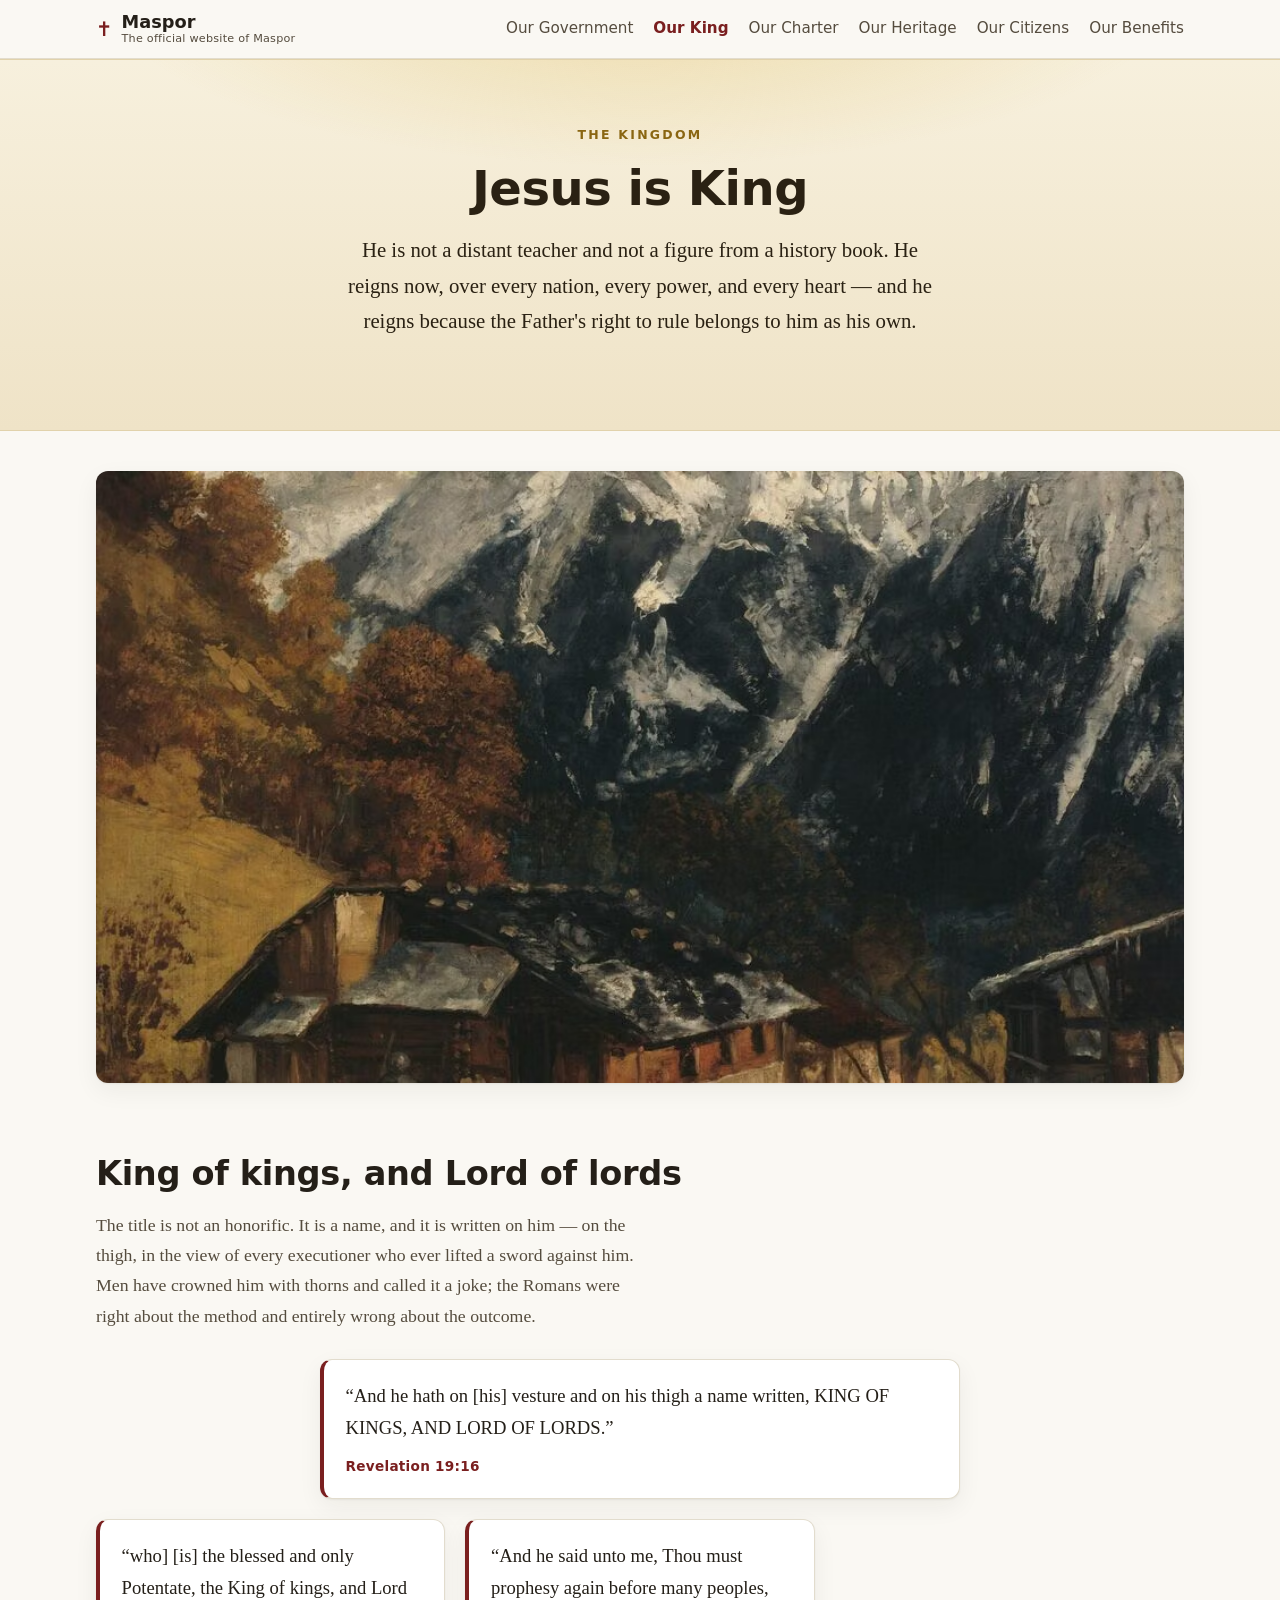
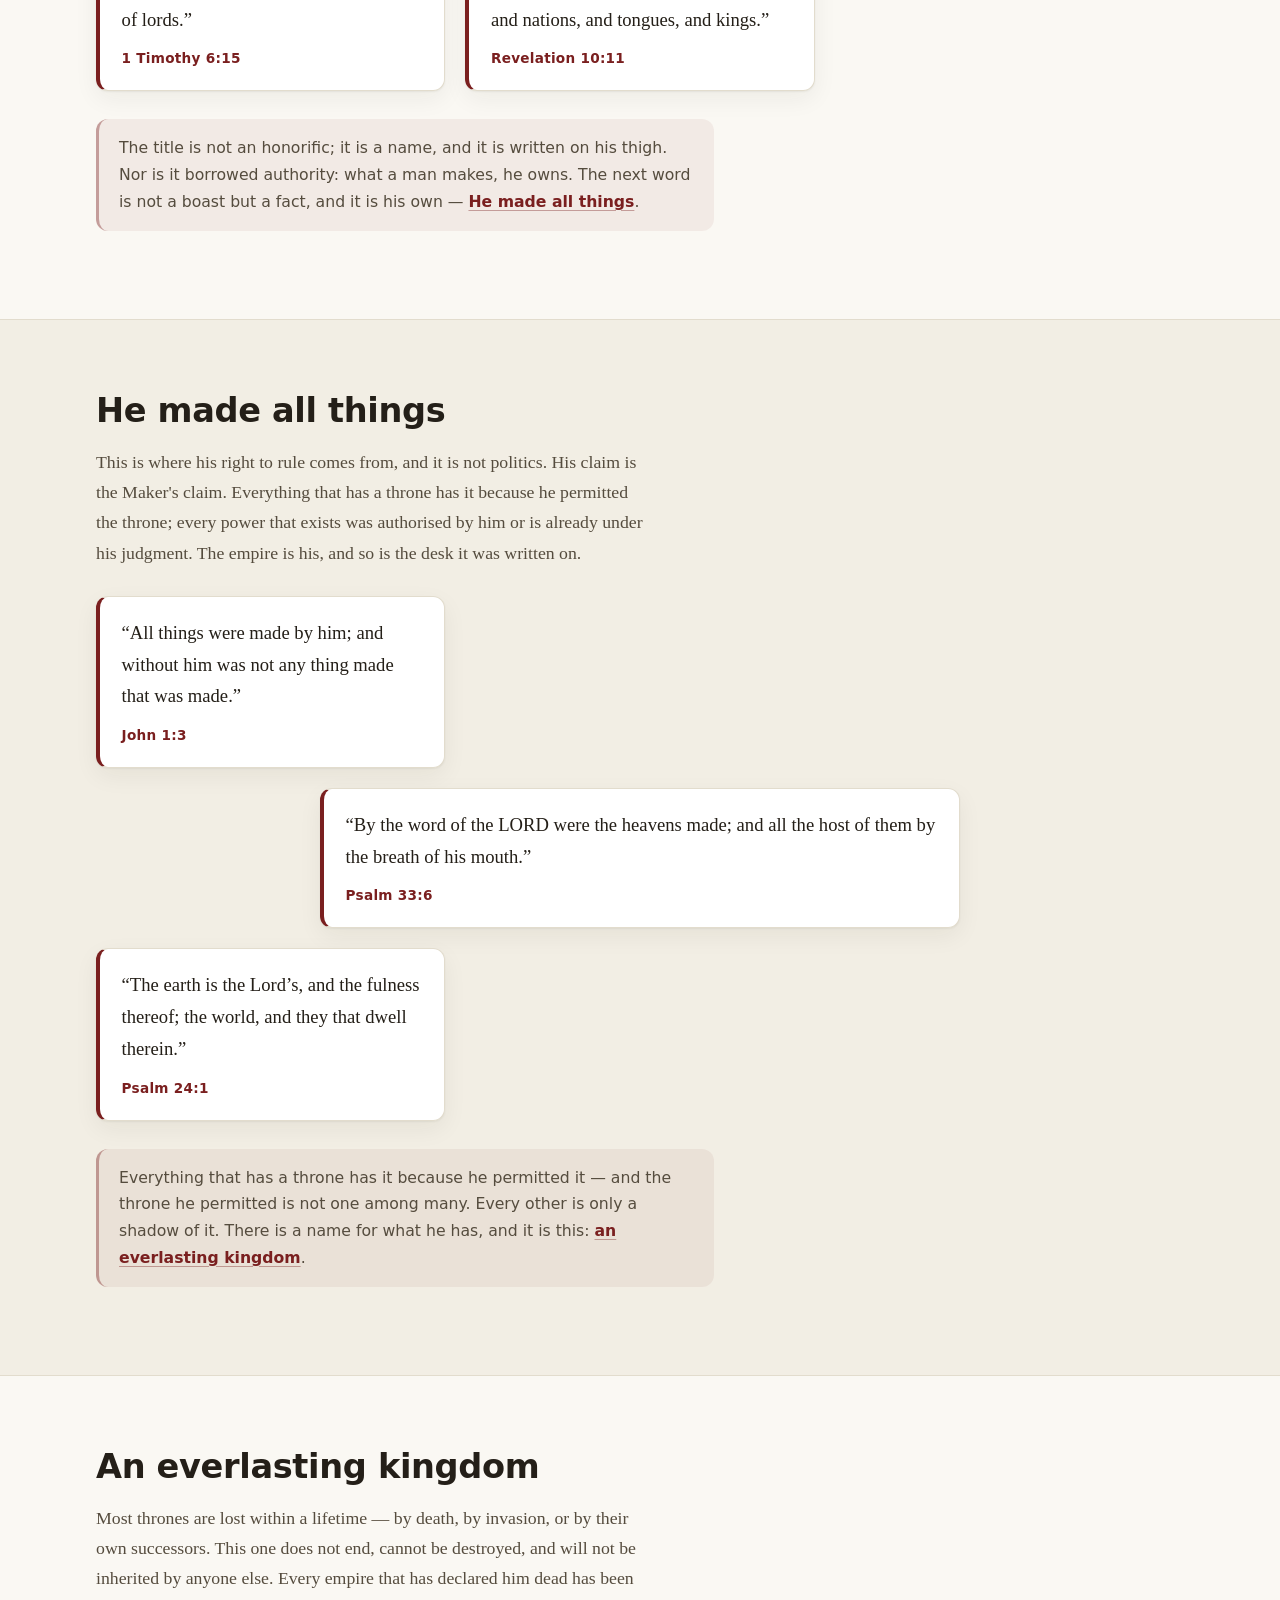
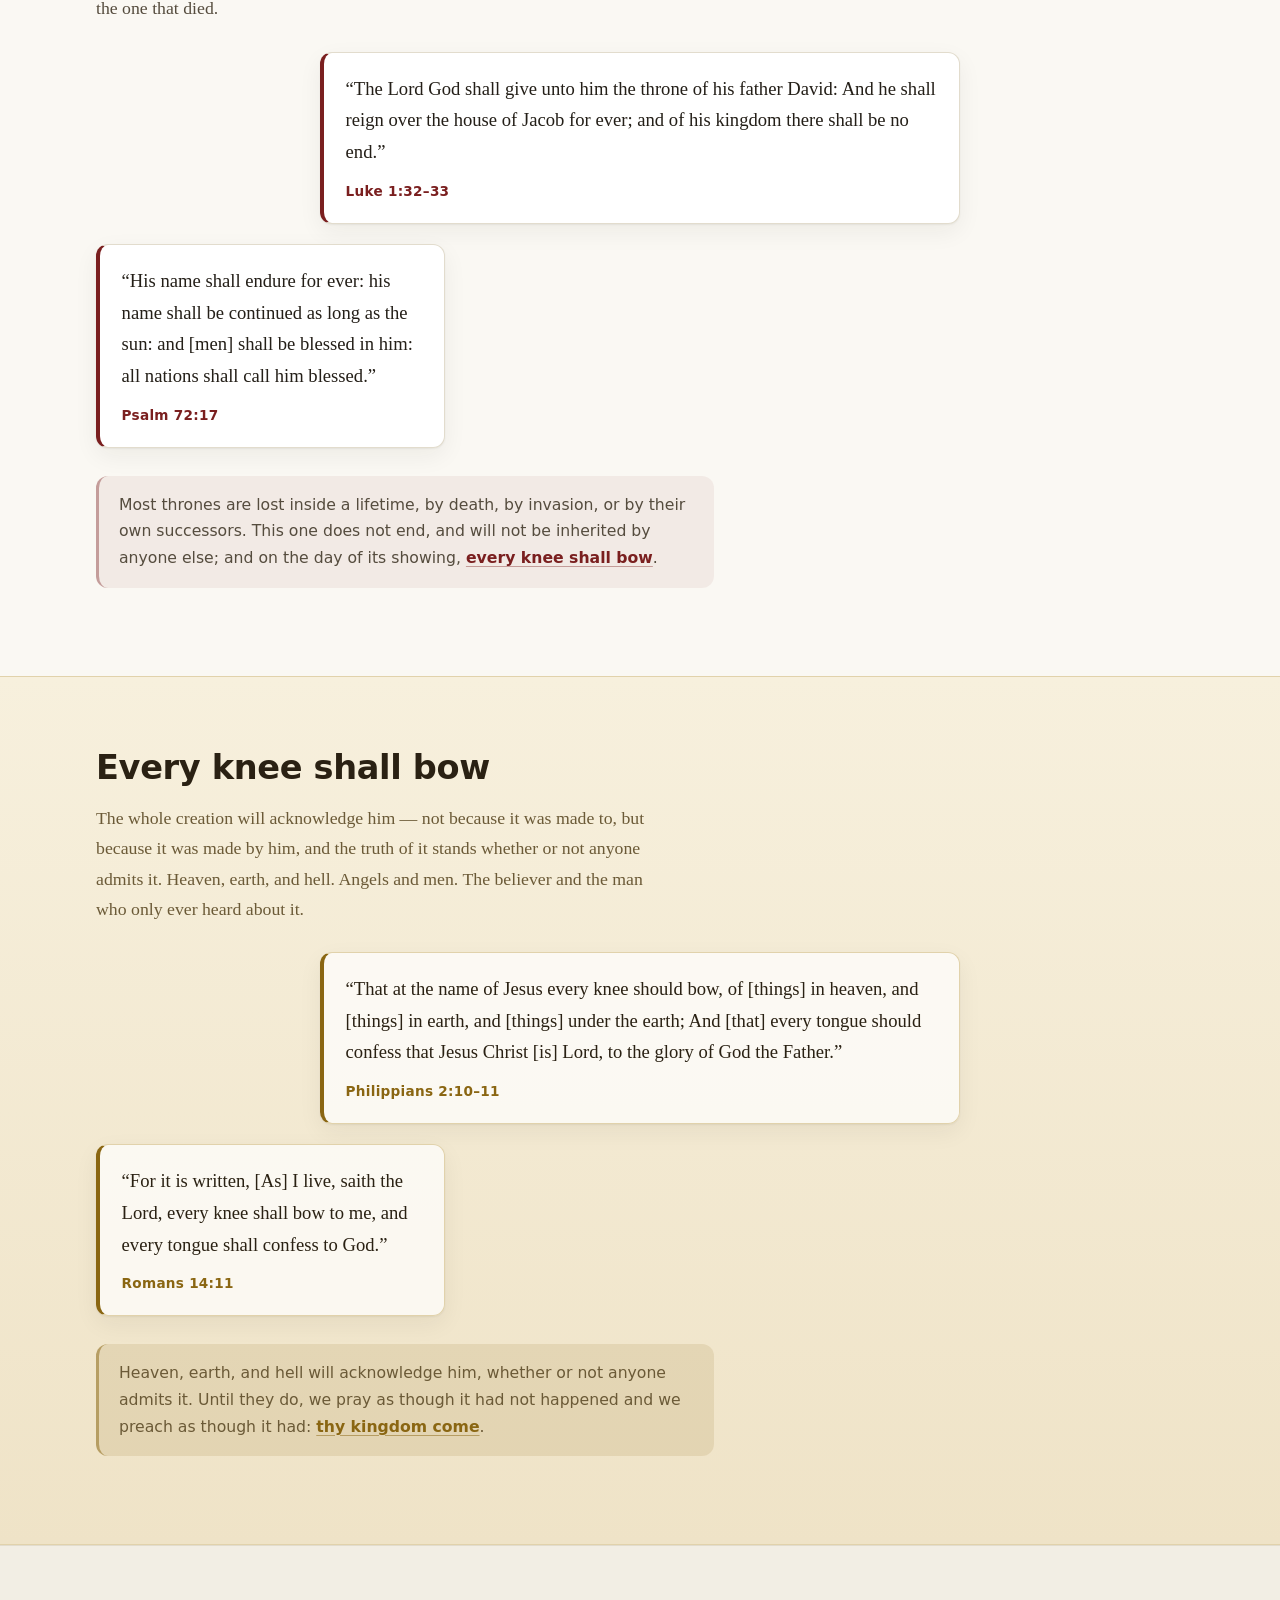
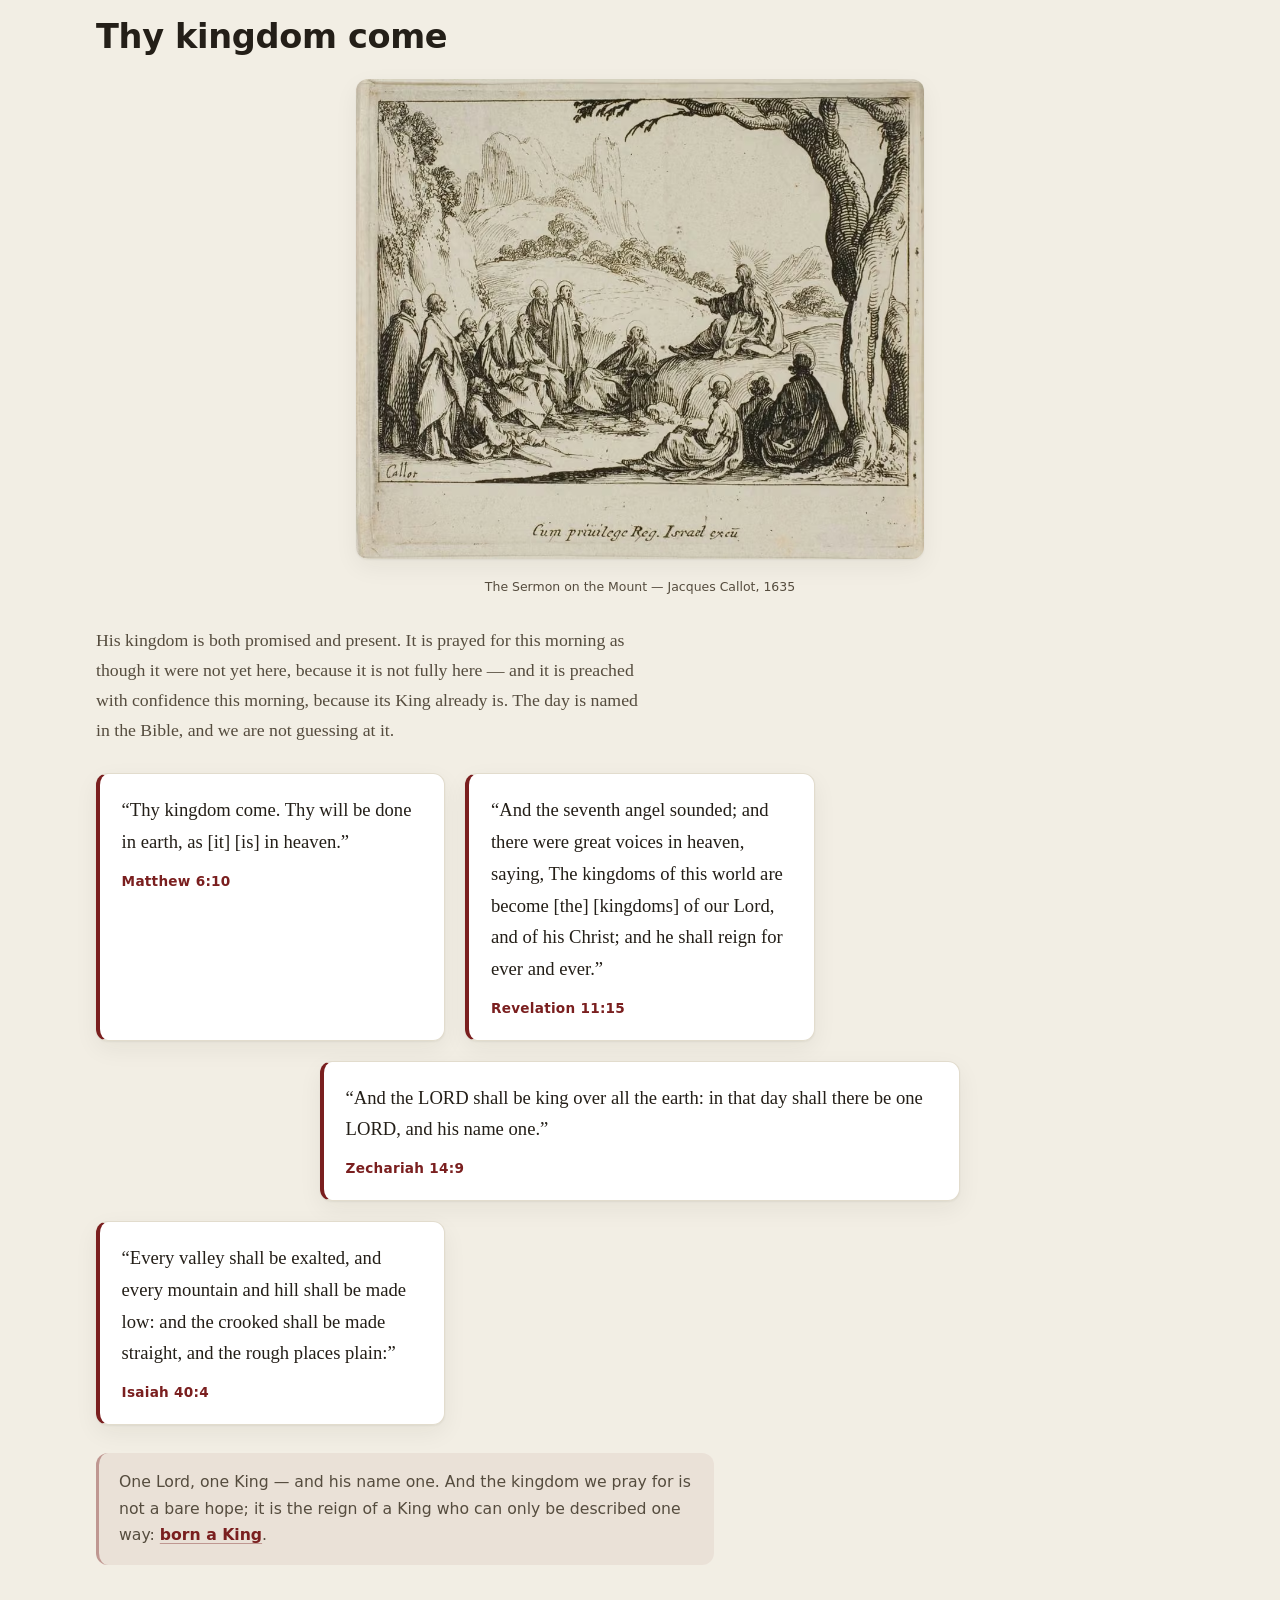
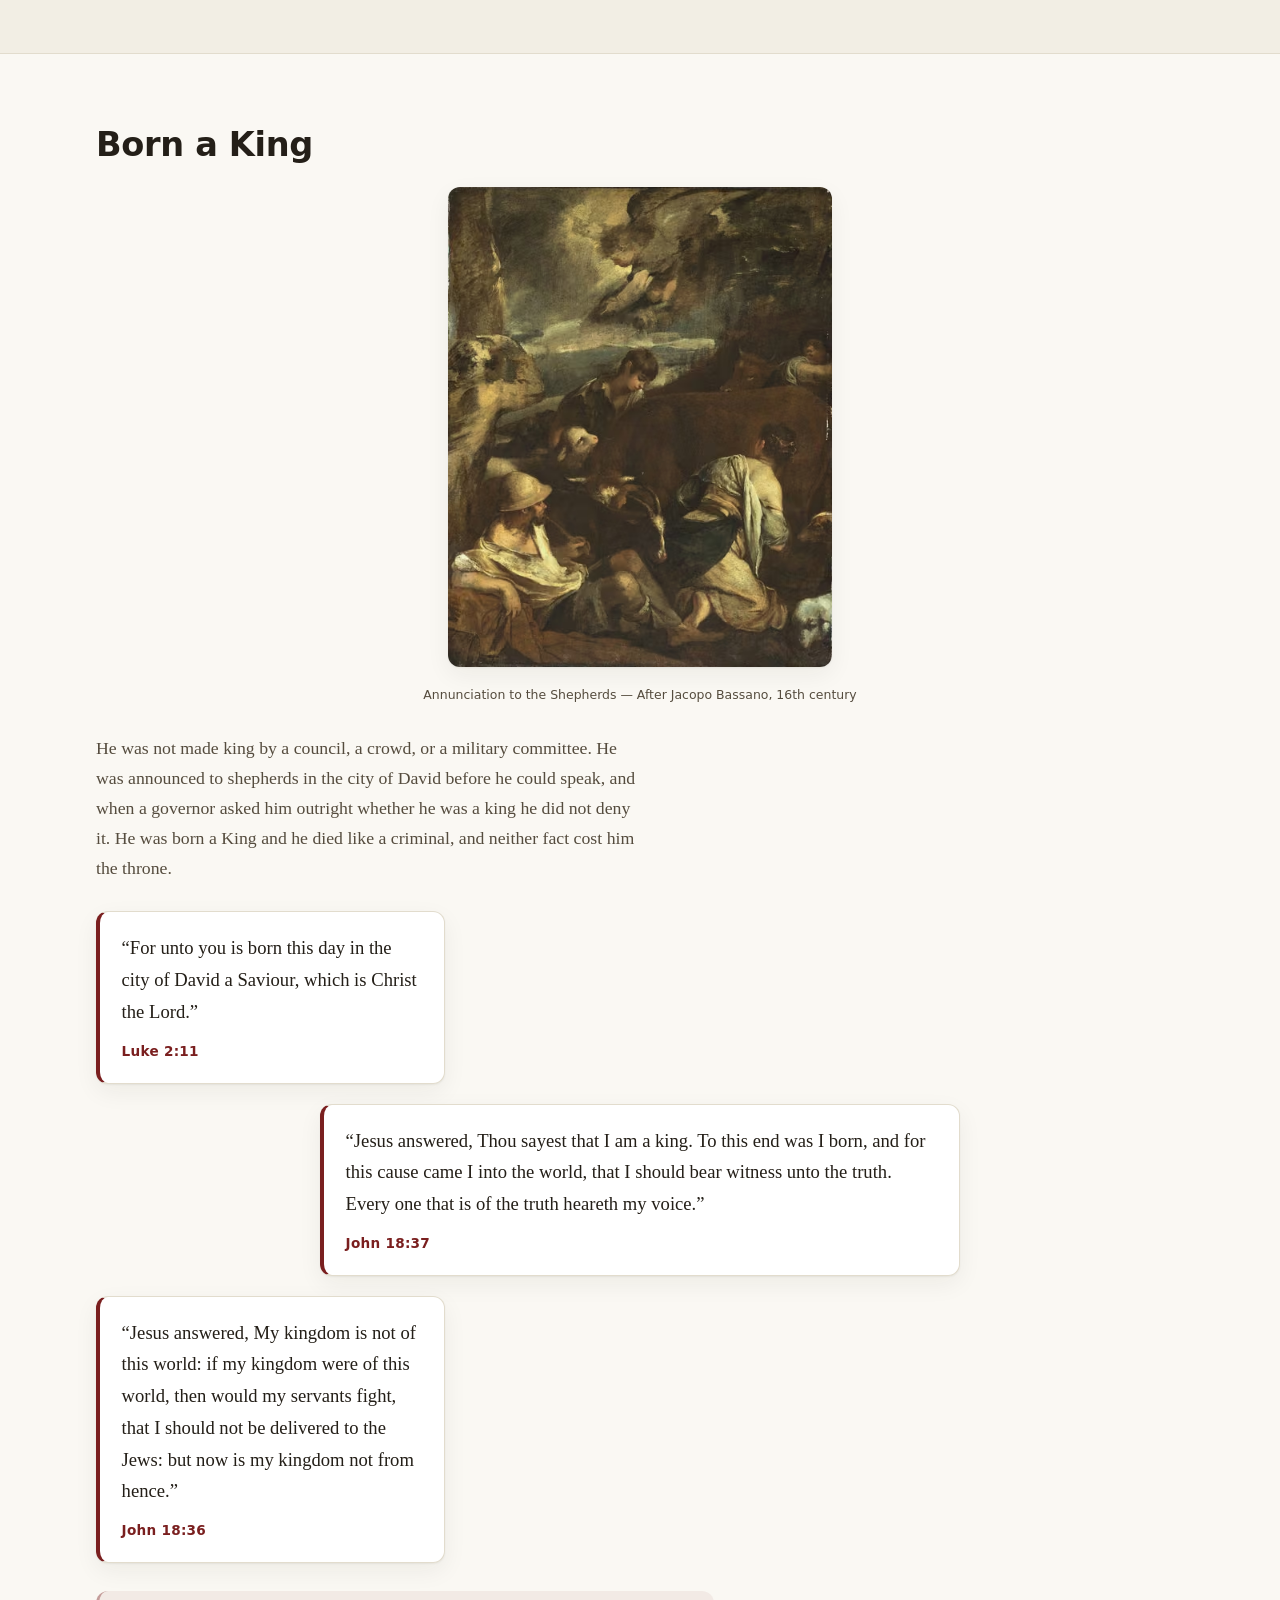
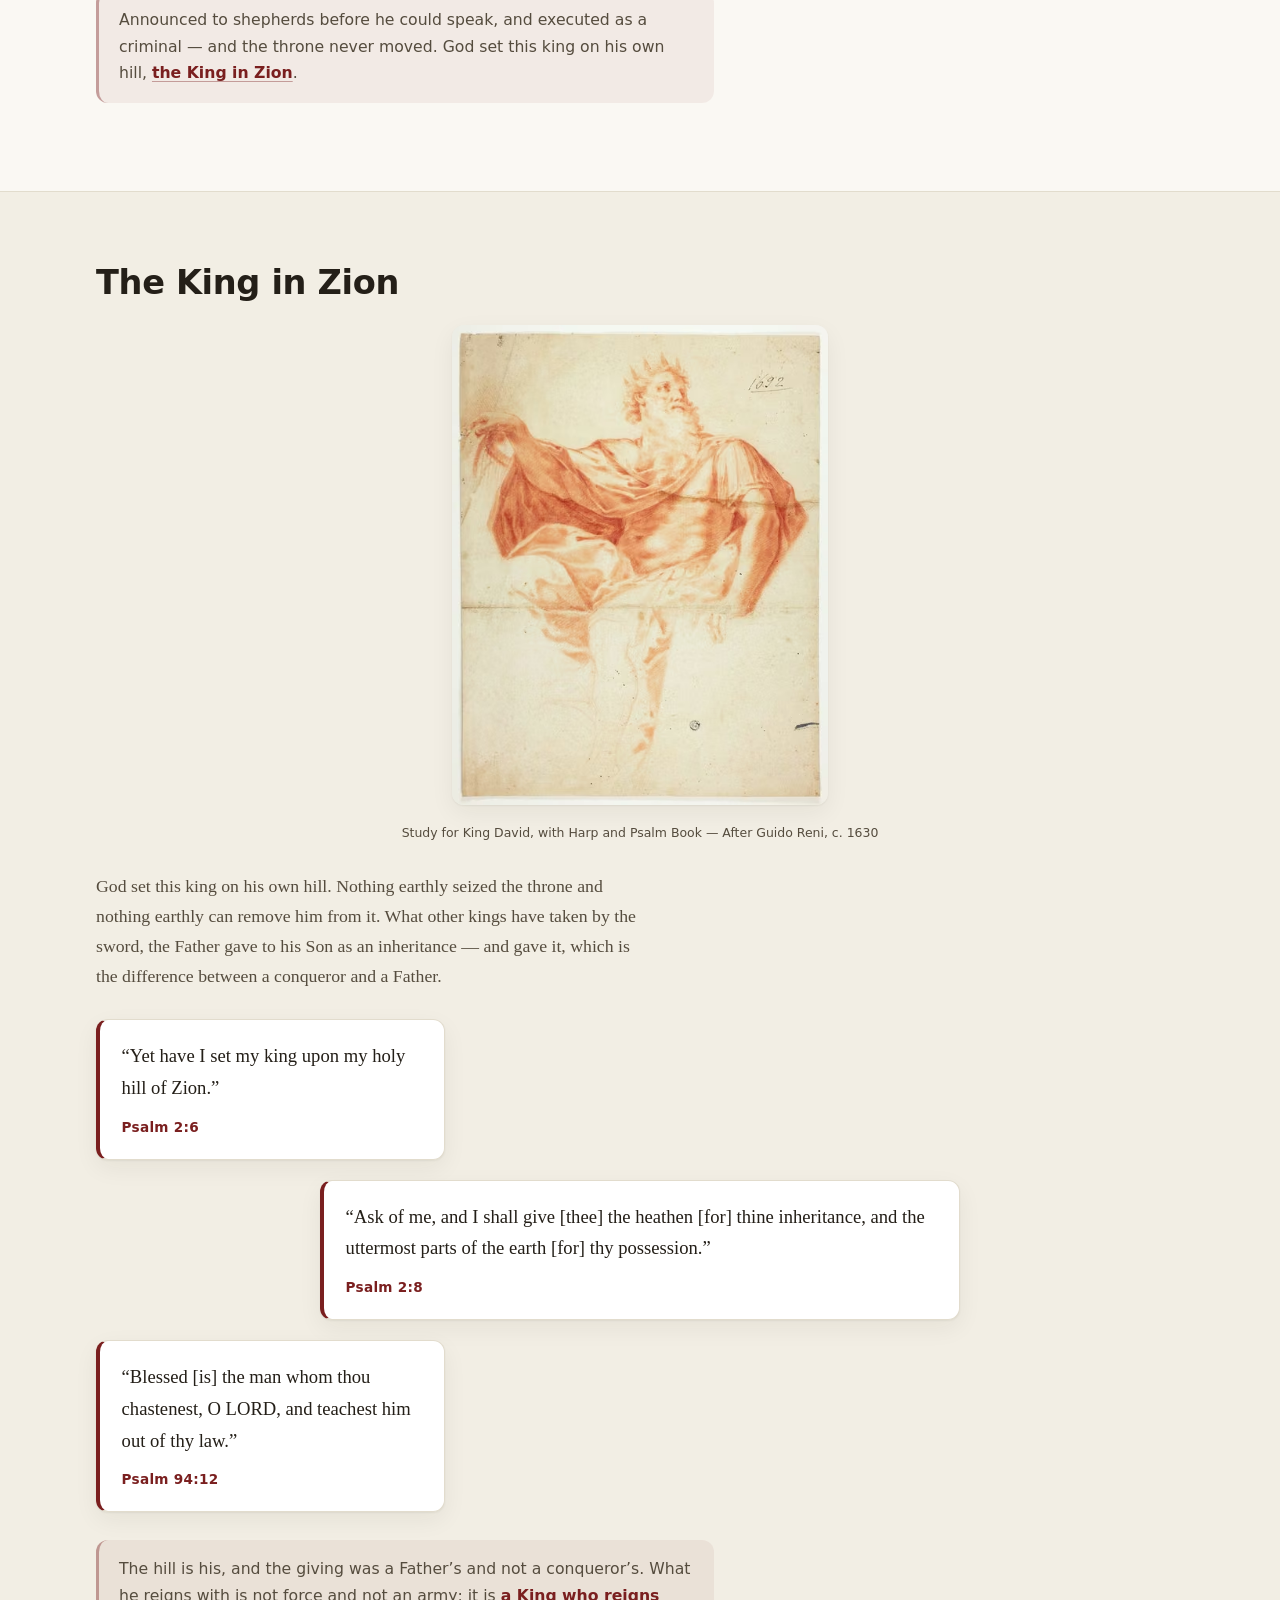
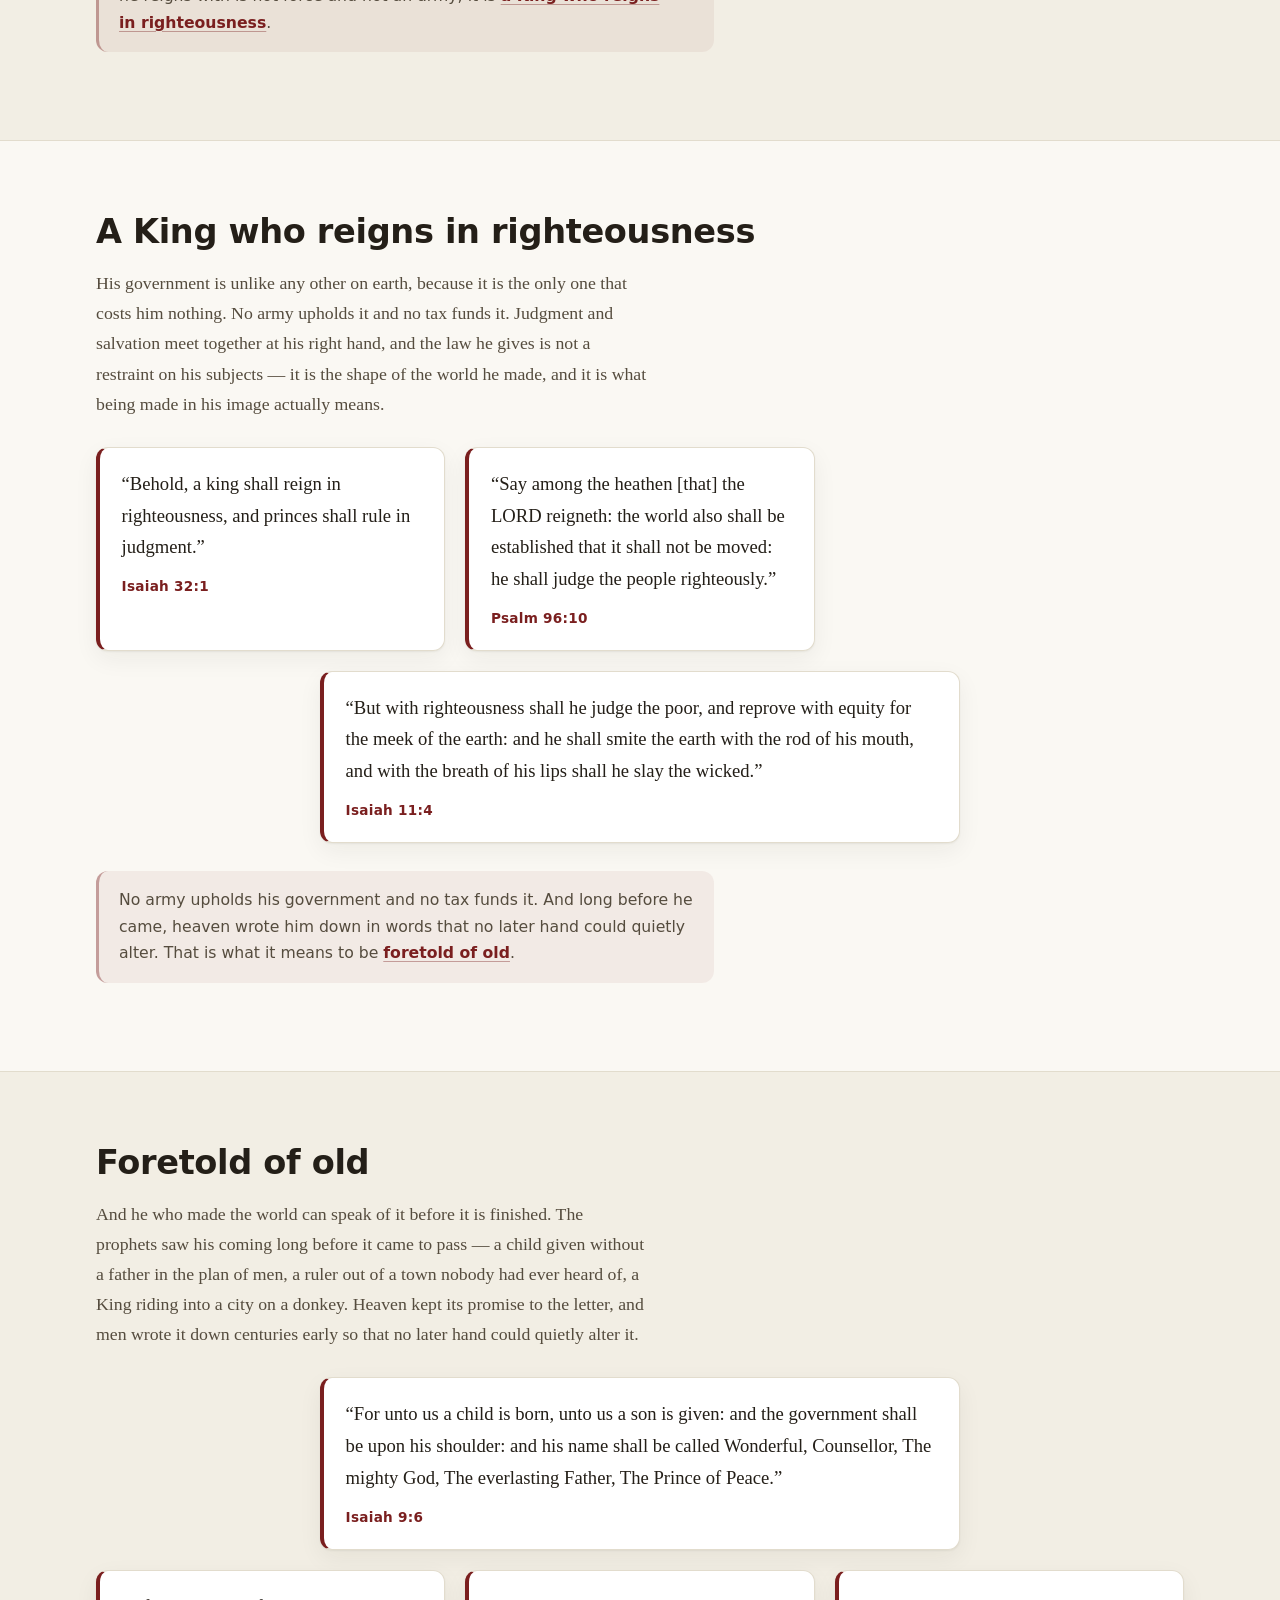
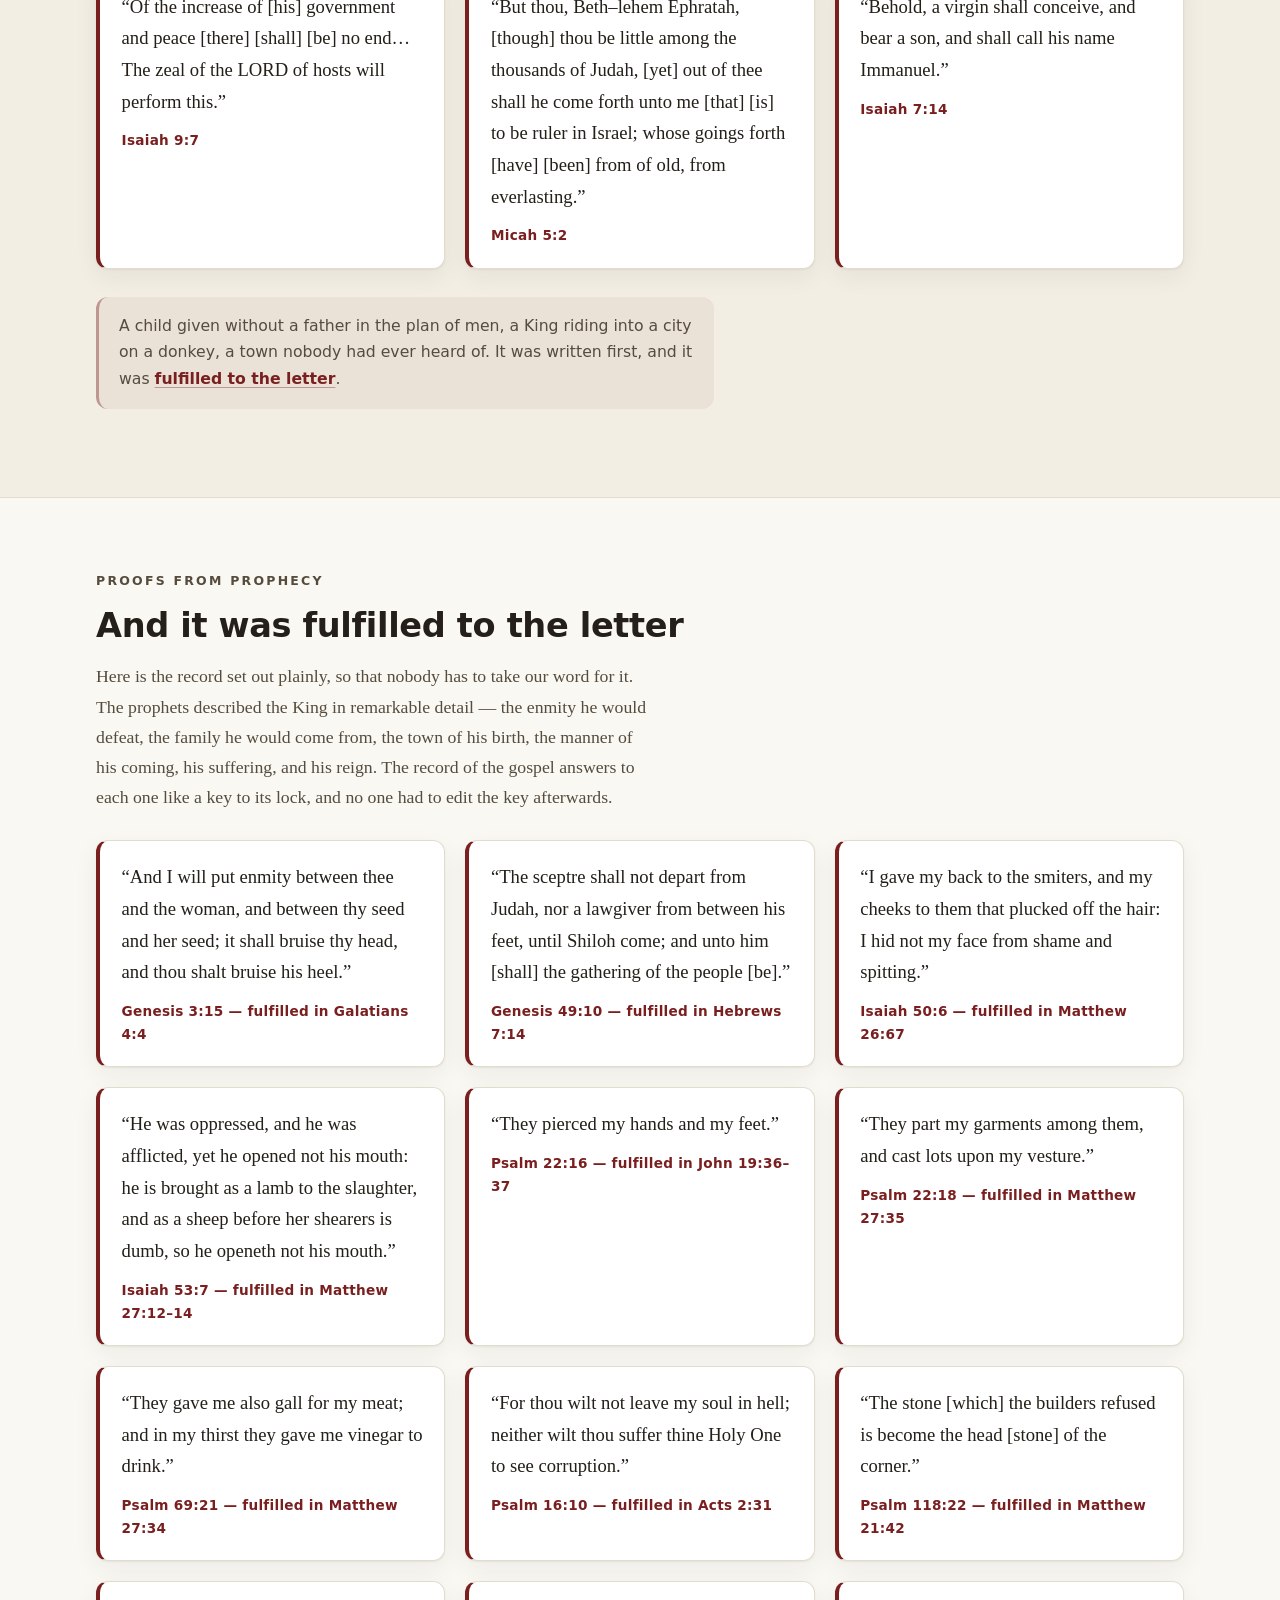
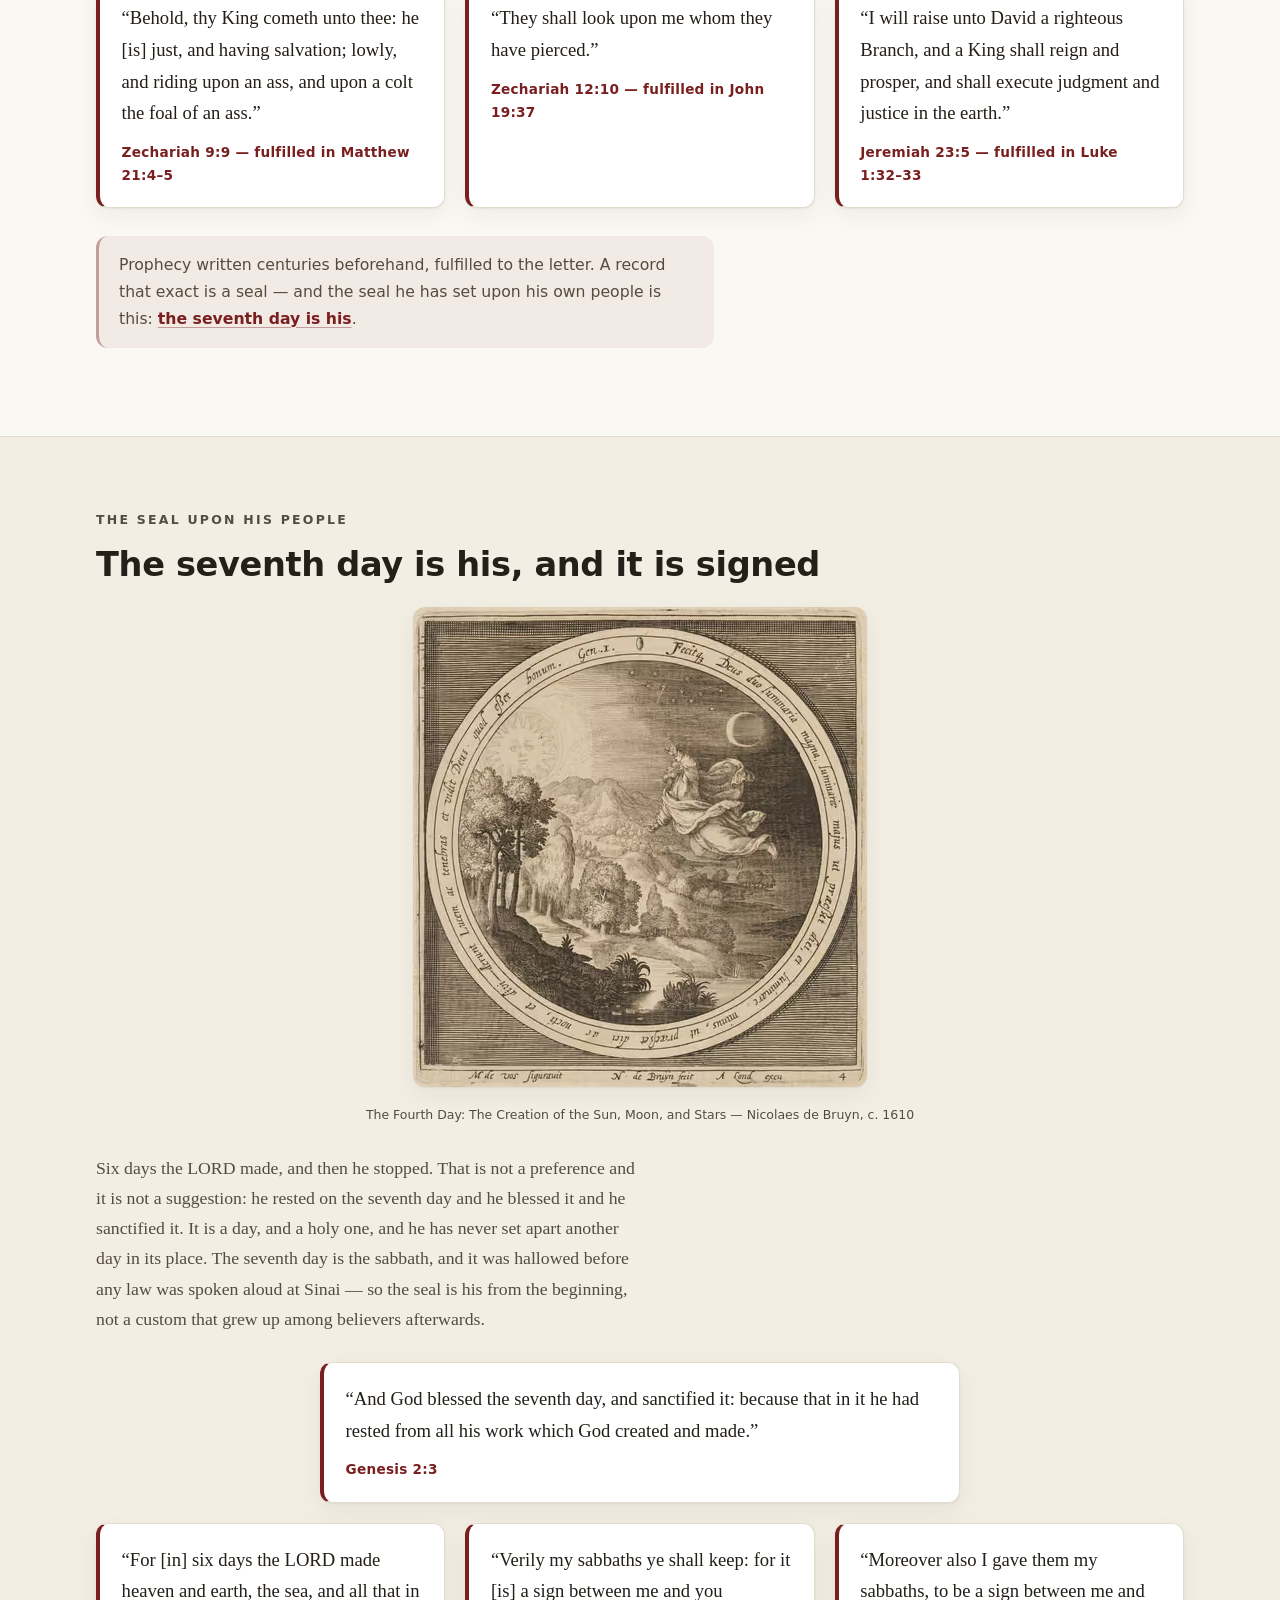
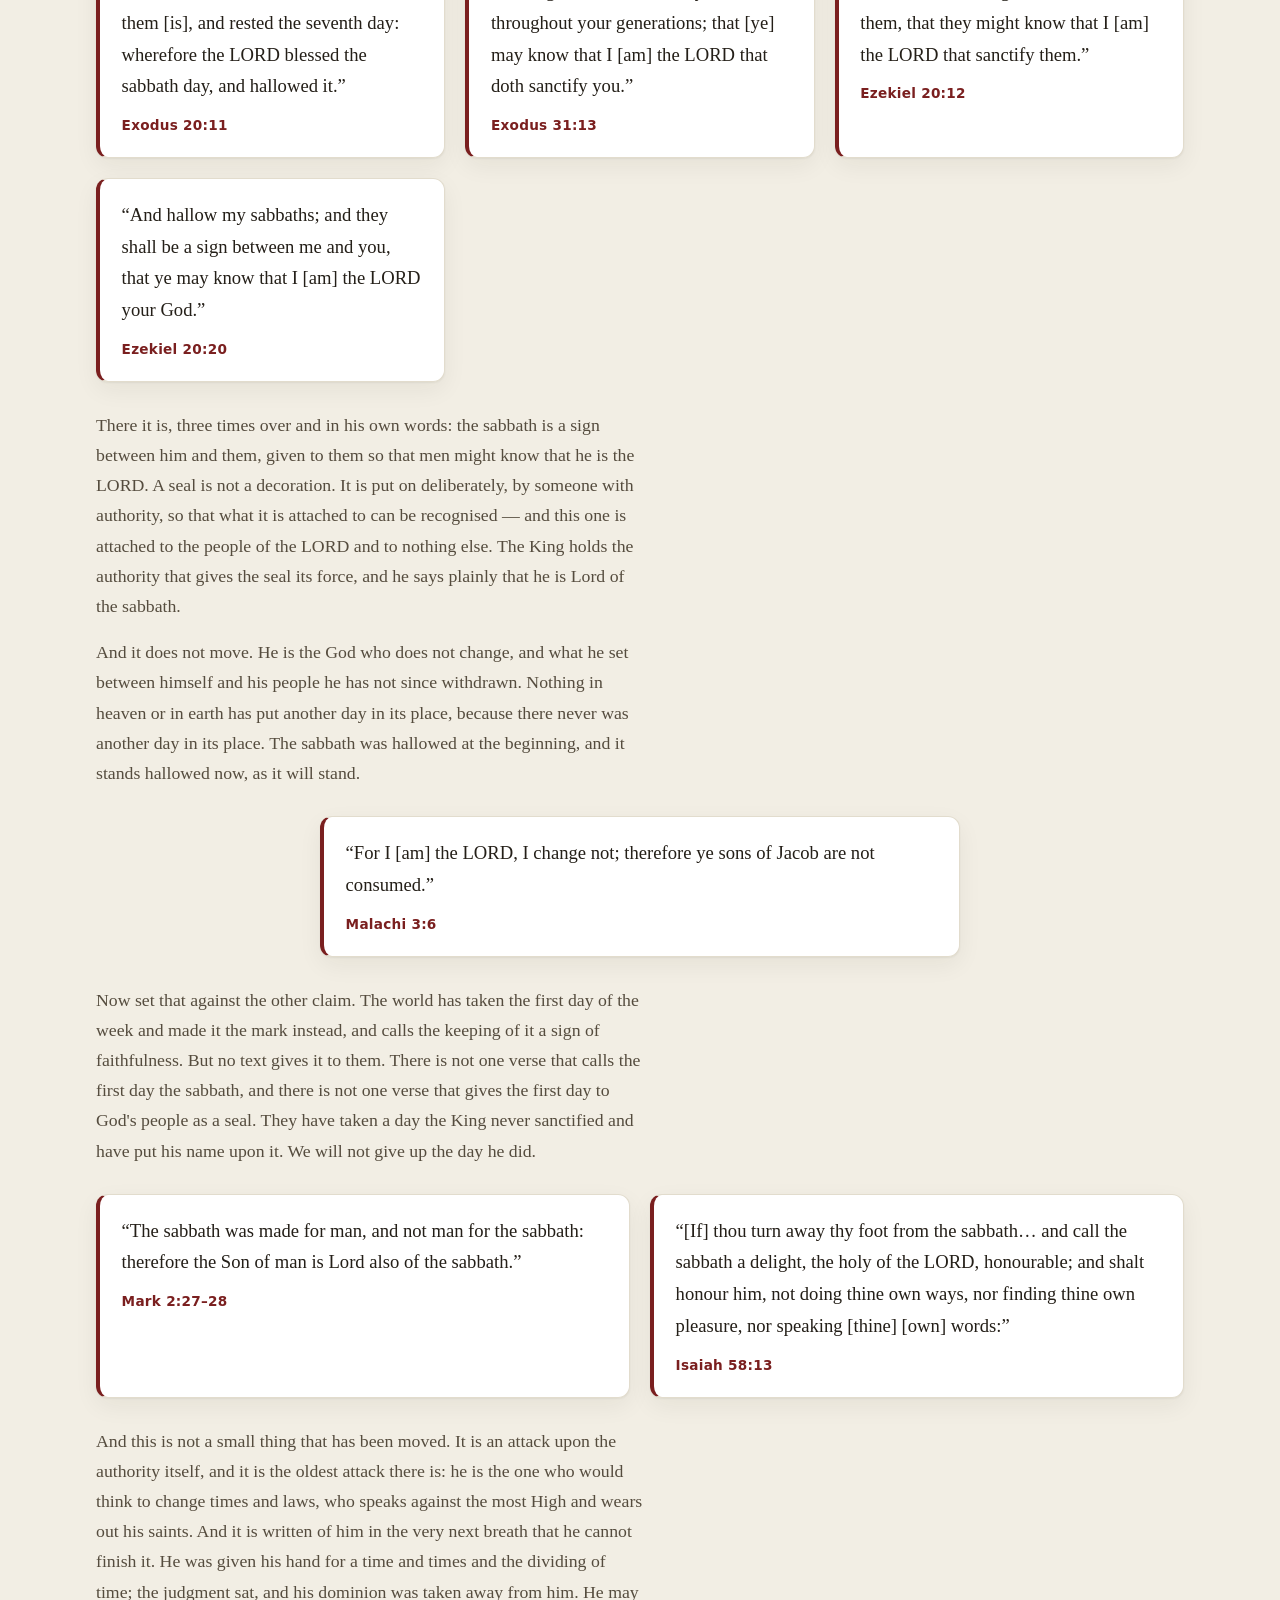
<file: king.html>
<!DOCTYPE html>
<html lang="en">
<head>
  <meta charset="utf-8">
  <meta name="viewport" content="width=device-width, initial-scale=1">
  <title>Our King &mdash; Maspor</title>
  <meta name="description" content="Jesus is King of kings and Lord of lords: born a King, enthroned in Zion, and the Lamb who was slain &mdash; foretold by the prophets and fulfilled to the letter.">
  <link rel="icon" href="favicon.ico" sizes="any">
  <link rel="icon" type="image/png" href="favicon.png" sizes="192x192">
  <link rel="apple-touch-icon" href="apple-touch-icon.png">
  <link rel="stylesheet" href="css/style.css">
  <script src="js/theme.js" defer></script>
</head>
<body>
  <a class="skip-link" href="#main">Skip to content</a>

  <header class="site-header">
    <div class="wrap header-inner">
      <a class="brand" href="index.html">
        <span class="brand-mark" aria-hidden="true">&#10013;</span>
        <span class="brand-text">
          <span class="brand-name">Maspor</span>
          <span class="brand-tagline">The official website of Maspor</span>
        </span>
      </a>
      <nav class="site-nav" aria-label="Primary">
        <ul>
          <li><a href="index.html">Our Government</a></li>
          <li><a href="king.html" class="active" aria-current="page">Our King</a></li>
          <li><a href="charter.html">Our Charter</a></li>
          <li><a href="heritage.html">Our Heritage</a></li>
          <li><a href="citizenship.html">Our Citizens</a></li>
          <li><a href="benefits.html">Our Benefits</a></li>
        </ul>
      </nav>

    </div>
  </header>

  <main id="main">
    <section class="page-head royal">
      <div class="wrap">
        <p class="eyebrow">The Kingdom</p>
        <h1>Jesus is King</h1>
        <p class="lead">
          He is not a distant teacher and not a figure from a history book. He reigns now, over
          every nation, every power, and every heart &mdash; and he reigns because the Father's right
          to rule belongs to him as his own.
        </p>
      </div>
    </section>

    <section class="banner">
      <div class="wrap">
        <picture>
          <source type="image/avif" srcset="images/an-alpine-scene-480.avif 480w, images/an-alpine-scene-960.avif 960w" sizes="(min-width: 1152px) 1088px, 95vw">
          <source type="image/webp" srcset="images/an-alpine-scene-480.webp 480w, images/an-alpine-scene-960.webp 960w" sizes="(min-width: 1152px) 1088px, 95vw">
          <img class="banner-img" src="images/an-alpine-scene.jpg" width="1280" height="720"
            alt="Snow-capped alpine peaks rising above a mountain village of dark chalets." loading="eager" fetchpriority="high" decoding="async">
        </picture>
      </div>
    </section>

    <section class="section" id="title">
      <div class="wrap">
        <h2>King of kings, and Lord of lords</h2>
        <p>
          The title is not an honorific. It is a name, and it is written on him &mdash; on the
          thigh, in the view of every executioner who ever lifted a sword against him. Men have
          crowned him with thorns and called it a joke; the Romans were right about the method and
          entirely wrong about the outcome.
        </p>
        <div class="verses">
          <blockquote class="verse-wide">
            <p>&ldquo;And he hath on [his] vesture and on his thigh a name written, KING OF KINGS, AND LORD OF LORDS.&rdquo;</p>
            <cite>Revelation 19:16</cite>
          </blockquote>
          <blockquote>
            <p>&ldquo;who] [is] the blessed and only Potentate, the King of kings, and Lord of lords.&rdquo;</p>
            <cite>1 Timothy 6:15</cite>
          </blockquote>
          <blockquote>
            <p>&ldquo;And he said unto me, Thou must prophesy again before many peoples, and nations, and tongues, and kings.&rdquo;</p>
            <cite>Revelation 10:11</cite>
          </blockquote>
        </div>
        <p class="note">
          The title is not an honorific; it is a name, and it is written on his thigh. Nor is it
          borrowed authority: what a man makes, he owns. The next word is not a boast but a fact,
          and it is his own &mdash; <span class="carry">He made all things</span>.
        </p>
      </div>
    </section>

    <section class="section section-alt" id="maker">
      <div class="wrap">
        <h2>He made all things</h2>
        <p>
          This is where his right to rule comes from, and it is not politics. His claim is the
          Maker's claim. Everything that has a throne has it because he permitted the throne; every
          power that exists was authorised by him or is already under his judgment. The empire is
          his, and so is the desk it was written on.
        </p>
        <div class="verses">
          <blockquote>
            <p>&ldquo;All things were made by him; and without him was not any thing made that was made.&rdquo;</p>
            <cite>John 1:3</cite>
          </blockquote>
          <blockquote class="verse-wide">
            <p>&ldquo;By the word of the LORD were the heavens made; and all the host of them by the breath of his mouth.&rdquo;</p>
            <cite>Psalm 33:6</cite>
          </blockquote>
          <blockquote>
            <p>&ldquo;The earth is the Lord&rsquo;s, and the fulness thereof; the world, and they that dwell therein.&rdquo;</p>
            <cite>Psalm 24:1</cite>
          </blockquote>
        </div>
        <p class="note">
          Everything that has a throne has it because he permitted it &mdash; and the throne he
          permitted is not one among many. Every other is only a shadow of it. There is a name for
          what he has, and it is this: <span class="carry">an everlasting kingdom</span>.
        </p>
      </div>
    </section>

    <section class="section" id="everlasting">
      <div class="wrap">
        <h2>An everlasting kingdom</h2>
        <p>
          Most thrones are lost within a lifetime &mdash; by death, by invasion, or by their own
          successors. This one does not end, cannot be destroyed, and will not be inherited by
          anyone else. Every empire that has declared him dead has been the one that died.
        </p>
        <div class="verses">
          <blockquote class="verse-wide">
            <p>&ldquo;The Lord God shall give unto him the throne of his father David: And he shall reign over the house of Jacob for ever; and of his kingdom there shall be no end.&rdquo;</p>
            <cite>Luke 1:32&ndash;33</cite>
          </blockquote>
          <blockquote>
            <p>&ldquo;His name shall endure for ever: his name shall be continued as long as the sun: and [men] shall be blessed in him: all nations shall call him blessed.&rdquo;</p>
            <cite>Psalm 72:17</cite>
          </blockquote>
        </div>
        <p class="note">
          Most thrones are lost inside a lifetime, by death, by invasion, or by their own
          successors. This one does not end, and will not be inherited by anyone else; and on the
          day of its showing, <span class="carry">every knee shall bow</span>.
        </p>
      </div>
    </section>

    <section class="section royal" id="bow">
      <div class="wrap">
        <h2>Every knee shall bow</h2>
        <p>
          The whole creation will acknowledge him &mdash; not because it was made to, but because
          it was made by him, and the truth of it stands whether or not anyone admits it. Heaven,
          earth, and hell. Angels and men. The believer and the man who only ever heard about it.
        </p>
        <div class="verses">
          <blockquote class="verse-wide">
            <p>&ldquo;That at the name of Jesus every knee should bow, of [things] in heaven, and [things] in earth, and [things] under the earth; And [that] every tongue should confess that Jesus Christ [is] Lord, to the glory of God the Father.&rdquo;</p>
            <cite>Philippians 2:10&ndash;11</cite>
          </blockquote>
          <blockquote>
            <p>&ldquo;For it is written, [As] I live, saith the Lord, every knee shall bow to me, and every tongue shall confess to God.&rdquo;</p>
            <cite>Romans 14:11</cite>
          </blockquote>
        </div>
        <p class="note">
          Heaven, earth, and hell will acknowledge him, whether or not anyone admits it. Until
          they do, we pray as though it had not happened and we preach as though it had:
          <span class="carry">thy kingdom come</span>.
        </p>
      </div>
    </section>

    <section class="section section-alt" id="thy-kingdom">
      <div class="wrap">
        <h2>Thy kingdom come</h2>
        <figure class="section-art">
          <picture>
            <source type="image/avif" srcset="images/sermon-on-the-mount-480.avif 480w, images/sermon-on-the-mount-960.avif 960w" sizes="(min-width: 1152px) 568px, 95vw">
            <source type="image/webp" srcset="images/sermon-on-the-mount-480.webp 480w, images/sermon-on-the-mount-960.webp 960w" sizes="(min-width: 1152px) 568px, 95vw">
            <img src="images/sermon-on-the-mount.jpg" width="1000" height="845"
              alt="Christ seated on a rise above a great crowd of listeners, the twelve close to him." loading="lazy" decoding="async">
          </picture>
          <figcaption>The Sermon on the Mount &mdash; Jacques Callot, 1635</figcaption>
        </figure>
        <p>
          His kingdom is both promised and present. It is prayed for this morning as though it
          were not yet here, because it is not fully here &mdash; and it is preached with confidence
          this morning, because its King already is. The day is named in the Bible, and we are not
          guessing at it.
        </p>
        <div class="verses">
          <blockquote>
            <p>&ldquo;Thy kingdom come. Thy will be done in earth, as [it] [is] in heaven.&rdquo;</p>
            <cite>Matthew 6:10</cite>
          </blockquote>
          <blockquote>
            <p>&ldquo;And the seventh angel sounded; and there were great voices in heaven, saying, The kingdoms of this world are become [the] [kingdoms] of our Lord, and of his Christ; and he shall reign for ever and ever.&rdquo;</p>
            <cite>Revelation 11:15</cite>
          </blockquote>
          <blockquote class="verse-wide">
            <p>&ldquo;And the LORD shall be king over all the earth: in that day shall there be one LORD, and his name one.&rdquo;</p>
            <cite>Zechariah 14:9</cite>
          </blockquote>
          <blockquote>
            <p>&ldquo;Every valley shall be exalted, and every mountain and hill shall be made low: and the crooked shall be made straight, and the rough places plain:&rdquo;</p>
            <cite>Isaiah 40:4</cite>
          </blockquote>
        </div>
        <p class="note">
          One Lord, one King &mdash; and his name one. And the kingdom we pray for is not a
          bare hope; it is the reign of a King who can only be described one way:
          <span class="carry">born a King</span>.
        </p>
      </div>
    </section>

    <section class="section" id="born">
      <div class="wrap">
        <h2>Born a King</h2>
        <figure class="section-art">
          <picture>
            <source type="image/avif" srcset="images/shepherds-in-the-darkness-480.avif 480w, images/shepherds-in-the-darkness-960.avif 960w" sizes="(min-width: 1152px) 384px, 95vw">
            <source type="image/webp" srcset="images/shepherds-in-the-darkness-480.webp 480w, images/shepherds-in-the-darkness-960.webp 960w" sizes="(min-width: 1152px) 384px, 95vw">
            <img src="images/shepherds-in-the-darkness.jpg" width="800" height="1000"
              alt="A winged figure breaks into the darkness above shepherds who look up from where they lie." loading="lazy" decoding="async">
          </picture>
          <figcaption>Annunciation to the Shepherds &mdash; After Jacopo Bassano, 16th century</figcaption>
        </figure>
        <p>
          He was not made king by a council, a crowd, or a military committee. He was announced to
          shepherds in the city of David before he could speak, and when a governor asked him
          outright whether he was a king he did not deny it. He was born a King and he died like a
          criminal, and neither fact cost him the throne.
        </p>
        <div class="verses">
          <blockquote>
            <p>&ldquo;For unto you is born this day in the city of David a Saviour, which is Christ the Lord.&rdquo;</p>
            <cite>Luke 2:11</cite>
          </blockquote>
          <blockquote class="verse-wide">
            <p>&ldquo;Jesus answered, Thou sayest that I am a king. To this end was I born, and for this cause came I into the world, that I should bear witness unto the truth. Every one that is of the truth heareth my voice.&rdquo;</p>
            <cite>John 18:37</cite>
          </blockquote>
          <blockquote>
            <p>&ldquo;Jesus answered, My kingdom is not of this world: if my kingdom were of this world, then would my servants fight, that I should not be delivered to the Jews: but now is my kingdom not from hence.&rdquo;</p>
            <cite>John 18:36</cite>
          </blockquote>
        </div>
        <p class="note">
          Announced to shepherds before he could speak, and executed as a criminal &mdash; and
          the throne never moved. God set this king on his own hill,
          <span class="carry">the King in Zion</span>.
        </p>
      </div>
    </section>

    <section class="section section-alt" id="zion">
      <div class="wrap">
        <h2>The King in Zion</h2>
        <figure class="section-art">
          <picture>
            <source type="image/avif" srcset="images/study-for-king-david-480.avif 480w, images/study-for-king-david-960.avif 960w" sizes="(min-width: 1152px) 376px, 95vw">
            <source type="image/webp" srcset="images/study-for-king-david-480.webp 480w, images/study-for-king-david-960.webp 960w" sizes="(min-width: 1152px) 376px, 95vw">
            <img src="images/study-for-king-david.jpg" width="783" height="1000"
              alt="A red-chalk study for a seated King David, with harp and psalm book beside him." loading="lazy" decoding="async">
          </picture>
          <figcaption>Study for King David, with Harp and Psalm Book &mdash; After Guido Reni, c. 1630</figcaption>
        </figure>
        <p>
          God set this king on his own hill. Nothing earthly seized the throne and nothing earthly
          can remove him from it. What other kings have taken by the sword, the Father gave to his
          Son as an inheritance &mdash; and gave it, which is the difference between a conqueror and a
          Father.
        </p>
        <div class="verses">
          <blockquote>
            <p>&ldquo;Yet have I set my king upon my holy hill of Zion.&rdquo;</p>
            <cite>Psalm 2:6</cite>
          </blockquote>
          <blockquote class="verse-wide">
            <p>&ldquo;Ask of me, and I shall give [thee] the heathen [for] thine inheritance, and the uttermost parts of the earth [for] thy possession.&rdquo;</p>
            <cite>Psalm 2:8</cite>
          </blockquote>
          <blockquote>
            <p>&ldquo;Blessed [is] the man whom thou chastenest, O LORD, and teachest him out of thy law.&rdquo;</p>
            <cite>Psalm 94:12</cite>
          </blockquote>
        </div>
        <p class="note">
          The hill is his, and the giving was a Father&rsquo;s and not a conqueror&rsquo;s. What
          he reigns with is not force and not an army; it is
          <span class="carry">a King who reigns in righteousness</span>.
        </p>
      </div>
    </section>

    <section class="section" id="reigns">
      <div class="wrap">
        <h2>A King who reigns in righteousness</h2>
        <p>
          His government is unlike any other on earth, because it is the only one that costs him
          nothing. No army upholds it and no tax funds it. Judgment and salvation meet together at
          his right hand, and the law he gives is not a restraint on his subjects &mdash; it is the
          shape of the world he made, and it is what being made in his image actually means.
        </p>
        <div class="verses">
          <blockquote>
            <p>&ldquo;Behold, a king shall reign in righteousness, and princes shall rule in judgment.&rdquo;</p>
            <cite>Isaiah 32:1</cite>
          </blockquote>
          <blockquote>
            <p>&ldquo;Say among the heathen [that] the LORD reigneth: the world also shall be established that it shall not be moved: he shall judge the people righteously.&rdquo;</p>
            <cite>Psalm 96:10</cite>
          </blockquote>
          <blockquote class="verse-wide">
            <p>&ldquo;But with righteousness shall he judge the poor, and reprove with equity for the meek of the earth: and he shall smite the earth with the rod of his mouth, and with the breath of his lips shall he slay the wicked.&rdquo;</p>
            <cite>Isaiah 11:4</cite>
          </blockquote>
        </div>
        <p class="note">
          No army upholds his government and no tax funds it. And long before he came, heaven
          wrote him down in words that no later hand could quietly alter. That is what it means to
          be <span class="carry">foretold of old</span>.
        </p>
      </div>
    </section>

    <section class="section section-alt" id="foretold">
      <div class="wrap">
        <h2>Foretold of old</h2>
        <p>
          And he who made the world can speak of it before it is finished. The prophets saw his
          coming long before it came to pass &mdash; a child given without a father in the plan of
          men, a ruler out of a town nobody had ever heard of, a King riding into a city on a
          donkey. Heaven kept its promise to the letter, and men wrote it down centuries early so
          that no later hand could quietly alter it.
        </p>
        <div class="verses">
          <blockquote class="verse-wide">
            <p>&ldquo;For unto us a child is born, unto us a son is given: and the government shall be upon his shoulder: and his name shall be called Wonderful, Counsellor, The mighty God, The everlasting Father, The Prince of Peace.&rdquo;</p>
            <cite>Isaiah 9:6</cite>
          </blockquote>
          <blockquote>
            <p>&ldquo;Of the increase of [his] government and peace [there] [shall] [be] no end&hellip; The zeal of the LORD of hosts will perform this.&rdquo;</p>
            <cite>Isaiah 9:7</cite>
          </blockquote>
          <blockquote>
            <p>&ldquo;But thou, Beth&ndash;lehem Ephratah, [though] thou be little among the thousands of Judah, [yet] out of thee shall he come forth unto me [that] [is] to be ruler in Israel; whose goings forth [have] [been] from of old, from everlasting.&rdquo;</p>
            <cite>Micah 5:2</cite>
          </blockquote>
          <blockquote>
            <p>&ldquo;Behold, a virgin shall conceive, and bear a son, and shall call his name Immanuel.&rdquo;</p>
            <cite>Isaiah 7:14</cite>
          </blockquote>
        </div>
        <p class="note">
          A child given without a father in the plan of men, a King riding into a city on a
          donkey, a town nobody had ever heard of. It was written first, and it was
          <span class="carry">fulfilled to the letter</span>.
        </p>
      </div>
    </section>

    <section class="section" id="proofs">
      <div class="wrap">
        <p class="eyebrow">Proofs from prophecy</p>
        <h2>And it was fulfilled to the letter</h2>
        <p>
          Here is the record set out plainly, so that nobody has to take our word for it. The
          prophets described the King in remarkable detail &mdash; the enmity he would defeat, the
          family he would come from, the town of his birth, the manner of his coming, his
          suffering, and his reign. The record of the gospel answers to each one like a key to its
          lock, and no one had to edit the key afterwards.
        </p>
        <div class="verses">
          <blockquote>
            <p>&ldquo;And I will put enmity between thee and the woman, and between thy seed and her seed; it shall bruise thy head, and thou shalt bruise his heel.&rdquo;</p>
            <cite>Genesis 3:15 &mdash; fulfilled in Galatians 4:4</cite>
          </blockquote>
          <blockquote>
            <p>&ldquo;The sceptre shall not depart from Judah, nor a lawgiver from between his feet, until Shiloh come; and unto him [shall] the gathering of the people [be].&rdquo;</p>
            <cite>Genesis 49:10 &mdash; fulfilled in Hebrews 7:14</cite>
          </blockquote>
          <blockquote>
            <p>&ldquo;I gave my back to the smiters, and my cheeks to them that plucked off the hair: I hid not my face from shame and spitting.&rdquo;</p>
            <cite>Isaiah 50:6 &mdash; fulfilled in Matthew 26:67</cite>
          </blockquote>
          <blockquote>
            <p>&ldquo;He was oppressed, and he was afflicted, yet he opened not his mouth: he is brought as a lamb to the slaughter, and as a sheep before her shearers is dumb, so he openeth not his mouth.&rdquo;</p>
            <cite>Isaiah 53:7 &mdash; fulfilled in Matthew 27:12&ndash;14</cite>
          </blockquote>
          <blockquote>
            <p>&ldquo;They pierced my hands and my feet.&rdquo;</p>
            <cite>Psalm 22:16 &mdash; fulfilled in John 19:36&ndash;37</cite>
          </blockquote>
          <blockquote>
            <p>&ldquo;They part my garments among them, and cast lots upon my vesture.&rdquo;</p>
            <cite>Psalm 22:18 &mdash; fulfilled in Matthew 27:35</cite>
          </blockquote>
          <blockquote>
            <p>&ldquo;They gave me also gall for my meat; and in my thirst they gave me vinegar to drink.&rdquo;</p>
            <cite>Psalm 69:21 &mdash; fulfilled in Matthew 27:34</cite>
          </blockquote>
          <blockquote>
            <p>&ldquo;For thou wilt not leave my soul in hell; neither wilt thou suffer thine Holy One to see corruption.&rdquo;</p>
            <cite>Psalm 16:10 &mdash; fulfilled in Acts 2:31</cite>
          </blockquote>
          <blockquote>
            <p>&ldquo;The stone [which] the builders refused is become the head [stone] of the corner.&rdquo;</p>
            <cite>Psalm 118:22 &mdash; fulfilled in Matthew 21:42</cite>
          </blockquote>
          <blockquote>
            <p>&ldquo;Behold, thy King cometh unto thee: he [is] just, and having salvation; lowly, and riding upon an ass, and upon a colt the foal of an ass.&rdquo;</p>
            <cite>Zechariah 9:9 &mdash; fulfilled in Matthew 21:4&ndash;5</cite>
          </blockquote>
          <blockquote>
            <p>&ldquo;They shall look upon me whom they have pierced.&rdquo;</p>
            <cite>Zechariah 12:10 &mdash; fulfilled in John 19:37</cite>
          </blockquote>
          <blockquote>
            <p>&ldquo;I will raise unto David a righteous Branch, and a King shall reign and prosper, and shall execute judgment and justice in the earth.&rdquo;</p>
            <cite>Jeremiah 23:5 &mdash; fulfilled in Luke 1:32&ndash;33</cite>
          </blockquote>
        </div>
        <p class="note">
          Prophecy written centuries beforehand, fulfilled to the letter. A record that exact
          is a seal &mdash; and the seal he has set upon his own people is this:
          <span class="carry">the seventh day is his</span>.
        </p>
      </div>
    </section>

    <section class="section section-alt" id="sealed">
      <div class="wrap">
        <p class="eyebrow">The seal upon his people</p>
        <h2>The seventh day is his, and it is signed</h2>
        <figure class="section-art">
          <picture>
            <source type="image/avif" srcset="images/the-fourth-day-480.avif 480w, images/the-fourth-day-960.avif 960w" sizes="(min-width: 1152px) 480px, 95vw">
            <source type="image/webp" srcset="images/the-fourth-day-480.webp 480w, images/the-fourth-day-960.webp 960w" sizes="(min-width: 1152px) 480px, 95vw">
            <img src="images/the-fourth-day.jpg" width="945" height="1000"
              alt="An engraved roundel: God in the clouds reaches out toward the sun and the new moon, the stars above him, over a wide landscape of hills and water." loading="lazy" decoding="async">
          </picture>
          <figcaption>The Fourth Day: The Creation of the Sun, Moon, and Stars &mdash; Nicolaes de Bruyn, c. 1610</figcaption>
        </figure>
        <p>
          Six days the LORD made, and then he stopped. That is not a preference and it is not a
          suggestion: he rested on the seventh day and he blessed it and he sanctified it. It is
          a day, and a holy one, and he has never set apart another day in its place. The seventh
          day is the sabbath, and it was hallowed before any law was spoken aloud at Sinai
          &mdash; so the seal is his from the beginning, not a custom that grew up among
          believers afterwards.
        </p>
        <div class="verses">
          <blockquote class="verse-wide">
            <p>&ldquo;And God blessed the seventh day, and sanctified it: because that in it he had rested from all his work which God created and made.&rdquo;</p>
            <cite>Genesis 2:3</cite>
          </blockquote>
          <blockquote>
            <p>&ldquo;For [in] six days the LORD made heaven and earth, the sea, and all that in them [is], and rested the seventh day: wherefore the LORD blessed the sabbath day, and hallowed it.&rdquo;</p>
            <cite>Exodus 20:11</cite>
          </blockquote>
          <blockquote>
            <p>&ldquo;Verily my sabbaths ye shall keep: for it [is] a sign between me and you throughout your generations; that [ye] may know that I [am] the LORD that doth sanctify you.&rdquo;</p>
            <cite>Exodus 31:13</cite>
          </blockquote>
          <blockquote>
            <p>&ldquo;Moreover also I gave them my sabbaths, to be a sign between me and them, that they might know that I [am] the LORD that sanctify them.&rdquo;</p>
            <cite>Ezekiel 20:12</cite>
          </blockquote>
          <blockquote>
            <p>&ldquo;And hallow my sabbaths; and they shall be a sign between me and you, that ye may know that I [am] the LORD your God.&rdquo;</p>
            <cite>Ezekiel 20:20</cite>
          </blockquote>
        </div>
        <p>
          There it is, three times over and in his own words: the sabbath is a sign between him and
          them, given to them so that men might know that he is the LORD. A seal is not a
          decoration. It is put on deliberately, by someone with authority, so that what it is
          attached to can be recognised &mdash; and this one is attached to the people of the LORD
          and to nothing else. The King holds the authority that gives the seal its force, and he
          says plainly that he is Lord of the sabbath.
        </p>
        <p>
          And it does not move. He is the God who does not change, and what he set between himself
          and his people he has not since withdrawn. Nothing in heaven or in earth has put another
          day in its place, because there never was another day in its place. The sabbath was
          hallowed at the beginning, and it stands hallowed now, as it will stand.
        </p>
        <div class="verses">
          <blockquote class="verse-wide">
            <p>&ldquo;For I [am] the LORD, I change not; therefore ye sons of Jacob are not consumed.&rdquo;</p>
            <cite>Malachi 3:6</cite>
          </blockquote>
        </div>
        <p>Now set that against the other claim. The world has taken the first day of the week and
          made it the mark instead, and calls the keeping of it a sign of faithfulness. But no text
          gives it to them. There is not one verse that calls the first day the sabbath, and there
          is not one verse that gives the first day to God's people as a seal. They have taken a
          day the King never sanctified and have put his name upon it. We will not give up the day
          he did.
        </p>
        <div class="verses">
          <blockquote>
            <p>&ldquo;The sabbath was made for man, and not man for the sabbath: therefore the Son of man is Lord also of the sabbath.&rdquo;</p>
            <cite>Mark 2:27&ndash;28</cite>
          </blockquote>
          <blockquote>
            <p>&ldquo;[If] thou turn away thy foot from the sabbath&hellip; and call the sabbath a delight, the holy of the LORD, honourable; and shalt honour him, not doing thine own ways, nor finding thine own pleasure, nor speaking [thine] [own] words:&rdquo;</p>
            <cite>Isaiah 58:13</cite>
          </blockquote>
        </div>
        <p>
          And this is not a small thing that has been moved. It is an attack upon the authority
          itself, and it is the oldest attack there is: he is the one who would think to change
          times and laws, who speaks against the most High and wears out his saints. And it is
          written of him in the very next breath that he cannot finish it. He was given his hand
          for a time and times and the dividing of time; the judgment sat, and his dominion was
          taken away from him. He may move a great deal in this world. He cannot move a day that
          God sanctified.
        </p>
        <div class="verses">
          <blockquote class="verse-wide">
            <p>&ldquo;And he shall speak [great] words against the most High, and shall wear out the saints of the most High, and think to change times and laws: and they shall be given into his hand until a time and times and the dividing of time.&rdquo;</p>
            <cite>Daniel 7:25</cite>
          </blockquote>
          <blockquote>
            <p>&ldquo;But the judgment shall sit, and they shall take away his dominion, to consume and to destroy [it] unto the end.&rdquo;</p>
<cite>Daniel 7:26</cite>
          </blockquote>
        </div>
        <h3>The conclusion of the matter</h3>
        <p>
          Scripture has a name for the day, and the name is the Lord's day. There is no second day
          in the Word and no warrant anywhere for one, so the rest he left for his people is the
          rest that he named. A day is a day: he rested on it, he blessed it, he sanctified it,
          and there it stands. The attempt to move it is the attempt he has always made, and it is
          the attempt that ends in laughter.
        </p>
        <div class="verses">
          <blockquote>
            <p>&ldquo;I was in the Spirit on the Lord's day, and heard behind me a great voice, as of a trumpet,&rdquo;</p>
            <cite>Revelation 1:10</cite>
          </blockquote>
          <blockquote>
            <p>&ldquo;He that sitteth in the heavens shall laugh: the Lord shall have them in derision.&rdquo;</p>
            <cite>Psalm 2:4</cite>
          </blockquote>
          <blockquote>
            <p>&ldquo;There remaineth therefore a rest to the people of God.&rdquo;</p>
            <cite>Hebrews 4:9</cite>
          </blockquote>
        </div>
        <p>
          So we rest on the seventh day: because he set it apart at the beginning, and because no
          power in heaven or upon earth can move it. A few texts record the disciples meeting upon
          the first day of the week (Acts 20:7; 1 Corinthians 16:2). That is a record of what men
          did, and not a grant of a day to anyone, and it is no warrant for the first. We have not
          appointed ourselves the keepers of anybody else's Sabbaths, and a day kept in good faith
          is not ours to judge any man over. We would rather be in the company of those who kept it
          and still were not his, than out of it.
        </p>
        <p class="note">
          The seventh day, kept as the Lord&rsquo;s day, on the authority of the words themselves.
          We will answer for our own keeping of it before him &mdash; and the One we keep it for
          is <span class="carry">worthy is the Lamb</span>.
        </p>
      </div>
    </section>

    <section class="section royal" id="lamb">
      <div class="wrap">
        <h2>Worthy is the Lamb</h2>
        <figure class="section-art">
          <picture>
            <source type="image/avif" srcset="images/sheep-by-the-pond-480.avif 480w, images/sheep-by-the-pond-960.avif 960w" sizes="(min-width: 1152px) 695px, 95vw">
            <source type="image/webp" srcset="images/sheep-by-the-pond-480.webp 480w, images/sheep-by-the-pond-960.webp 960w" sizes="(min-width: 1152px) 695px, 95vw">
            <img src="images/sheep-by-the-pond.jpg" width="1000" height="691"
              alt="Sheep graze and drink at the edge of a still pond beneath trees." loading="lazy" decoding="async">
          </picture>
          <figcaption>Landscape with Trees, Pond and Sheep &mdash; Willem Buytewech, c. 1620</figcaption>
        </figure>
        <p>
          This King is also the Lamb who was slain, and the slaying was not his defeat. It was the
          battle in which death itself was routed. He did not have his life taken from him; he
          laid it down and took it again, and in rising he was declared to be the Son of God with
          power. Every other king is ended by death. This one holds the keys of it &mdash; and heaven
          does not sing that he suffered. Heaven sings that he conquered.
        </p>
        <div class="verses">
          <blockquote class="verse-wide">
            <p>&ldquo;No man taketh it from me, but I lay it down of myself. I have power to lay it down, and I have power to take it again.&rdquo;</p>
            <cite>John 10:18</cite>
          </blockquote>
          <blockquote>
            <p>&ldquo;And declared [to] [be] the Son of God with power, according to the spirit of holiness, by the resurrection from the dead:&rdquo;</p>
            <cite>Romans 1:4</cite>
          </blockquote>
          <blockquote class="verse-wide">
            <p>&ldquo;And being found in fashion as a man, he humbled himself, and became obedient unto death, even the death of the cross. Wherefore God also hath highly exalted him, and given him a name which is above every name:&rdquo;</p>
            <cite>Philippians 2:8&ndash;9</cite>
          </blockquote>
          <blockquote class="verse-wide">
            <p>&ldquo;I [am] he that liveth, and was dead; and, behold, I am alive for evermore, Amen; and have the keys of hell and of death.&rdquo;</p>
            <cite>Revelation 1:18</cite>
          </blockquote>
          <blockquote>
            <p>&ldquo;But is now made manifest by the appearing of our Saviour Jesus Christ, who hath abolished death, and hath brought life and immortality to light through the gospel:&rdquo;</p>
            <cite>2 Timothy 1:10</cite>
          </blockquote>
          <blockquote class="verse-wide">
            <p>&ldquo;Worthy is the Lamb that was slain to receive power, and riches, and wisdom, and strength, and honour, and glory, and blessing.&rdquo;</p>
            <cite>Revelation 5:12</cite>
          </blockquote>
        </div>
        <p class="note">
          The keys of death are in the hand that was pierced &mdash; and he is worthy to be
          praised. What we do with him about that is set down plainly on the next page, under
          <span class="carry">the thing affirmed</span>.
        </p>
        <p><a class="link-more" href="charter.html">What we hold &rarr;</a></p>
      </div>
    </section>

    <section class="section section-alt faq">
      <div class="wrap">
        <h2>Questions on Our King</h2>
        <div class="faq-list">
          <details class="faq-item">
            <summary>Is Jesus King now, or only in the future?</summary>
            <div class="faq-answer">
              <p>
                Both, and in two different senses. He reigns now as God and King &mdash; all power is
                given unto him in heaven and in earth (Matthew 28:18). But the day when every knee
                bows is still coming, and it is on that day, not this one, that he says
                &ldquo;I never knew you&rdquo; to those who never bore fruit.
              </p>
            </div>
          </details>
          <details class="faq-item">
            <summary>How did he get his authority?</summary>
            <div class="faq-answer">
              <p>
                From the Father, twice over. He is the Maker, so all things are his by title
                (John 1:3). And having laid down his life and taken it again, he was highly
                exalted, and given a name above every name (Philippians 2:9). His office was never
                voted on, seized by the sword, or inherited from another man.
              </p>
            </div>
          </details>
          <details class="faq-item">
            <summary>Is his kingdom an earthly government?</summary>
            <div class="faq-answer">
              <p>
                No. His servants do not fight to set it up; it advances by the word, not the
                sword. But do not mistake that for a limited authority &mdash; the earth is the LORD'S
                and the fulness thereof (Psalm 24:1). He rules over all things, and he has never
                appointed anyone else as a lawgiver over them.
              </p>
            </div>
          </details>
          <details class="faq-item">
            <summary>What does it mean to confess him as King?</summary>
            <div class="faq-answer">
              <p>
                To own him as Lord with your mouth, and to let it cost you what it costs. Every
                tongue shall confess that Jesus Christ is Lord (Romans 14:11), and whoever
                confesses him before men, he will confess before his Father (Matthew 10:32).
              </p>
            </div>
          </details>
          <details class="faq-item">
            <summary>Will his kingdom ever end?</summary>
            <div class="faq-answer">
              <p>
                Never. Of his kingdom there shall be no end (Luke 1:33), and he shall reign for ever
                and ever (Revelation 11:15). When men announce that his reign is finished, it is
                always the announcement that theirs is.
              </p>
            </div>
          </details>
          <details class="faq-item">
            <summary>What does it mean to be under a King?</summary>
            <div class="faq-answer">
              <p>
                It means you stop pretending to be one. A man who has been given &ldquo;the spirit
                of power, and of love, and of a sound mind&rdquo; (2 Timothy 1:7) is not free to run
                his own life and call it faith. That is the subject of
                <a href="citizenship.html">Our Citizens</a>, and it is the part of it that costs.
              </p>
            </div>
          </details>
        </div>
      </div>
    </section>
  </main>

  <footer class="site-footer">
    <div class="wrap footer-inner">
      <div class="footer-top">
        <div class="footer-brand">
          <img class="footer-seal" src="images/maspor-seal.png" alt="The arms of Maspor: a cross argent upon an open book, azure, beneath an open crown." width="256" height="256" loading="lazy" decoding="async">
          <p class="footer-title">Maspor</p>
          <p class="footer-official">The official website of Maspor</p>
          <p class="footer-tag">One family of faith, gathered out of every nation.</p>
        </div>
        <nav class="footer-nav" aria-label="Footer">
          <a href="index.html">Our Government</a>
          <a href="king.html">Our King</a>
          <a href="charter.html">Our Charter</a>
          <a href="heritage.html">Our Heritage</a>
          <a href="citizenship.html">Our Citizens</a>
          <a href="benefits.html">Our Benefits</a>
        </nav>
      </div>
      <div class="footer-bottom">
        <p class="footer-verse">&ldquo;I will declare the decree: the LORD hath said unto me, Thou [art] my Son; this day have I begotten thee.&rdquo; &mdash; Psalm 2:7</p>
        <p class="footer-credit">We hold the King James (Authorized) Version to be the infallible word of God. Scripture quotations are from it, public domain.</p>
      </div>
    </div>
  </footer>
</body>
</html>
</file>
<file: css/style.css>
/* Maspor — stylesheet */

:root {
  color-scheme: light;
  --bg: #faf8f3;
  --surface: #ffffff;
  --surface-alt: #f2eee4;
  --ink: #241f18;
  --ink-soft: #554c3e;
  --accent: #7a1f1f;
  --accent-soft: #9c3a2f;
  --accent-solid: #7a1f1f;
  --accent-solid-hover: #9c3a2f;
  --accent-contrast: #ffffff;
  --accent-tint: rgba(122, 31, 31, .08);
  --note-bg: rgba(122, 31, 31, .06);
  --note-rule: rgba(122, 31, 31, .38);
  --line: #e2dccd;
  --shadow: 0 1px 2px rgba(36, 31, 24, .06), 0 8px 24px rgba(36, 31, 24, .06);
  --header-bg: rgba(250, 248, 243, .92);
  --field-bg: #ffffff;
  --footer-bg: #241f18;
  --footer-fg: #efeae0;
  --footer-muted: #b7ad9c;
  --footer-hover: #ffffff;
  --royal-bg-1: #f7f0dd;
  --royal-bg-2: #efe3c7;
  --royal-glow: rgba(217, 180, 74, .38);
  --royal-line: #e1d2ab;
  --royal-fg: #2a2113;
  --royal-muted: #6b5a37;
  --royal-gold: #8a6612;
  --royal-surface: rgba(255, 255, 255, .72);
  --royal-note: rgba(138, 102, 18, .12);
  --royal-note-rule: rgba(138, 102, 18, .5);
  --radius: 12px;
  --wrap: 68rem;
  --space: clamp(1rem, 2.5vw, 2rem);
}

@media (prefers-color-scheme: dark) {
  :root {
    color-scheme: dark;
    --bg: #14100c;
    --surface: #1f1a14;
    --surface-alt: #191410;
    --ink: #f3ede1;
    --ink-soft: #c6bca9;
    --accent: #e98f86;
    --accent-soft: #f3a89f;
    --accent-solid: #a83a33;
    --accent-solid-hover: #bf4a42;
    --accent-contrast: #ffffff;
    --line: #332b21;
    --shadow: 0 1px 2px rgba(0, 0, 0, .5), 0 10px 28px rgba(0, 0, 0, .45);
    --header-bg: rgba(20, 16, 12, .9);
    --field-bg: #100c09;
    --accent-tint: rgba(233, 143, 134, .16);
    --note-bg: rgba(233, 143, 134, .12);
    --note-rule: rgba(233, 143, 134, .5);
    --royal-bg-1: #1e1811;
    --royal-bg-2: #251d13;
    --royal-glow: rgba(217, 180, 74, .22);
    --royal-line: #3a3226;
    --royal-fg: #f4efe3;
    --royal-muted: #cfc6b4;
    --royal-gold: #d9b44a;
    --royal-surface: rgba(255, 255, 255, .05);
    --royal-note: rgba(217, 180, 74, .14);
    --royal-note-rule: rgba(217, 180, 74, .5);
  }
}

*,
*::before,
*::after {
  box-sizing: border-box;
}

html {
  scroll-behavior: smooth;
}

body {
  margin: 0;
  background: var(--bg);
  color: var(--ink);
  font-family: ui-serif, Georgia, "Times New Roman", serif;
  font-size: clamp(1rem, 0.95rem + 0.2vw, 1.125rem);
  line-height: 1.7;
  text-rendering: optimizeLegibility;
  transition: background-color .25s ease, color .25s ease;
}

h1, h2, h3 {
  font-family: ui-sans-serif, system-ui, -apple-system, "Segoe UI", Roboto, Arial, sans-serif;
  line-height: 1.15;
  letter-spacing: -0.01em;
  color: var(--ink);
}
p {
  margin: 0 0 1rem;
}

/* Inline code — mostly DNS and IPv6 addresses, which must be transcribed
   exactly, so they are set monospaced rather than in the proportional serif.
   .command code resets this further down for the terminal blocks. */
code {
  font-family: ui-monospace, SFMono-Regular, Menlo, Consolas, monospace;
  font-size: .9em;
  overflow-wrap: anywhere;
}

picture {
  display: contents;
}

/* Reading measure.
   The wrap is 68rem so banners, plates and the two-column feature grids can use
   the full width. Left alone, the prose inherits it too and runs to roughly 140
   characters a line at desktop — about twice the 90 that is the practical ceiling
   for sustained reading. Cap the prose only, in rem so it holds the same measure
   whichever serif in the stack actually renders. 34rem is ~69 characters. */
.section .wrap > p,
.faq-answer p,
.affirmation p,
.aff-parts p,
.section.center blockquote {
  max-width: 34rem;
}


a {
  color: var(--accent);
  text-decoration-thickness: 1px;
  text-underline-offset: 2px;
}

a:hover {
  color: var(--accent-soft);
}

.wrap {
  width: min(100% - 2 * var(--space), var(--wrap));
  margin-inline: auto;
}

/* Skip link */
.skip-link {
  position: absolute;
  left: -9999px;
  top: 0;
  background: var(--accent-solid);
  color: var(--accent-contrast);
  padding: .6rem 1rem;
  border-radius: 0 0 var(--radius) 0;
  z-index: 100;
}

.skip-link:focus {
  left: 0;
  color: var(--accent-contrast);
}

/* Header */
.site-header {
  position: sticky;
  top: 0;
  z-index: 50;
  background: var(--header-bg);
  backdrop-filter: saturate(140%) blur(8px);
  border-bottom: 1px solid var(--line);
}

.header-inner {
  display: flex;
  flex-wrap: wrap;
  align-items: center;
  justify-content: space-between;
  gap: .5rem 1.5rem;
  padding-block: .75rem;
}

.brand {
  display: inline-flex;
  align-items: center;
  gap: .55rem;
  text-decoration: none;
  color: var(--ink);
  font-family: ui-sans-serif, system-ui, sans-serif;
  font-weight: 700;
}

.brand-mark {
  color: var(--accent);
  font-size: 1.25rem;
}

.brand-text {
  display: flex;
  flex-direction: column;
  line-height: 1.15;
}

.brand-tagline {
  font-size: .7rem;
  font-weight: 500;
  letter-spacing: .02em;
  color: var(--ink-soft);
}

.site-nav {
  margin-left: auto;
}

.site-nav ul {
  display: flex;
  flex-wrap: wrap;
  gap: .35rem 1.25rem;
  list-style: none;
  margin: 0;
  padding: 0;
  font-family: ui-sans-serif, system-ui, sans-serif;
  font-size: .95rem;
}

.site-nav a {
  color: var(--ink-soft);
  text-decoration: none;
}

.site-nav a:hover,
.site-nav a:focus-visible {
  color: var(--accent);
  text-decoration: underline;
}

.theme-toggle {
  display: none;
}

/* Eyebrow + call to action */
.eyebrow {
  font-family: ui-sans-serif, system-ui, sans-serif;
  text-transform: uppercase;
  letter-spacing: .18em;
  font-size: .78rem;
  font-weight: 600;
  color: var(--accent);
  margin-bottom: 1rem;
}

.lead {
  max-width: 60ch;
  margin: 0 auto 1.75rem;
  font-size: clamp(1.05rem, 1rem + 0.6vw, 1.3rem);
  color: var(--ink-soft);
}

.hero-cta {
  display: flex;
  flex-wrap: wrap;
  gap: .75rem;
  justify-content: center;
}

.section > .wrap > .hero-cta {
  max-width: none;
}

.btn {
  display: inline-block;
  font-family: ui-sans-serif, system-ui, sans-serif;
  font-weight: 600;
  font-size: .98rem;
  padding: .7rem 1.4rem;
  border-radius: 999px;
  background: var(--accent-solid);
  color: var(--accent-contrast);
  text-decoration: none;
  border: 1px solid var(--accent-solid);
  transition: transform .15s ease, background .15s ease;
}

.btn:hover {
  background: var(--accent-solid-hover);
  color: var(--accent-contrast);
  transform: translateY(-1px);
}

.btn-ghost {
  background: transparent;
  color: var(--accent);
}

.btn-ghost:hover {
  background: var(--accent-tint);
  color: var(--accent);
}

/* Sections */
.section {
  padding-block: clamp(2.5rem, 6vw, 4.5rem);
}

.section-alt {
  background: var(--surface-alt);
  border-block: 1px solid var(--line);
}

.section h2 {
  font-size: clamp(1.4rem, 1.1rem + 1.6vw, 2.1rem);
  margin: 0 0 1rem;
}

.section > .wrap > p {
  max-width: 62ch;
  color: var(--ink-soft);
}

/* Verses */
.verses {
  display: grid;
  grid-template-columns: repeat(auto-fit, minmax(17rem, 1fr));
  gap: 1.25rem;
  margin-block: 1.75rem;
}

blockquote {
  margin: 0;
  background: var(--surface);
  border: 1px solid var(--line);
  border-left: 4px solid var(--accent);
  border-radius: var(--radius);
  padding: 1.25rem 1.35rem;
  box-shadow: var(--shadow);
}

blockquote.verse-wide {
  grid-column: 1 / -1;
  max-width: 40rem;
  width: 100%;
  justify-self: center;
}

blockquote p {
  margin: 0 0 .75rem;
  font-size: 1.05em;
}

blockquote cite {
  display: block;
  font-family: ui-sans-serif, system-ui, sans-serif;
  font-style: normal;
  font-size: .85rem;
  font-weight: 600;
  letter-spacing: .02em;
  color: var(--accent);
}

/* The closing note of every section, and the words it hands to the next one.
   It runs the full width of the section whatever layout the section uses. */
.note {
  grid-column: 1 / -1;
  margin-top: 1.5rem;
  padding: 1rem 1.25rem;
  background: var(--note-bg);
  border-left: 3px solid var(--note-rule);
  border-radius: var(--radius);
  font-family: ui-sans-serif, system-ui, sans-serif;
  font-size: .98rem;
  color: var(--ink);
  text-wrap: pretty;
}

.note + .note {
  margin-top: .75rem;
}

.note .carry {
  color: var(--accent);
  font-weight: 600;
  text-decoration: underline;
  text-decoration-thickness: 1px;
  text-underline-offset: .22em;
  text-decoration-color: var(--note-rule);
}

/* Footer */
.site-footer {
  background: var(--footer-bg);
  color: var(--footer-fg);
  padding-block: clamp(2.5rem, 6vw, 3.5rem) clamp(1.5rem, 4vw, 2rem);
  border-top: 1px solid rgba(255, 255, 255, .12);
}

.footer-top {
  display: flex;
  flex-wrap: wrap;
  align-items: flex-start;
  justify-content: space-between;
  gap: 1.5rem 2.5rem;
  text-align: left;
}

.footer-brand {
  max-width: 26rem;
}

.footer-seal {
  display: block;
  width: 112px;
  height: 112px;
  margin: 0 0 1.1rem;
}

.footer-title {
  font-family: ui-sans-serif, system-ui, sans-serif;
  font-weight: 700;
  font-size: 1.15rem;
  letter-spacing: .01em;
  color: #ffffff;
  margin: 0 0 .4rem;
}

.footer-official {
  margin: 0 0 .55rem;
  color: var(--footer-muted);
  font-size: .78rem;
}

.footer-tag {
  margin: 0;
  color: var(--footer-muted);
  font-size: .95rem;
}

.footer-bottom {
  margin-top: clamp(1.75rem, 4vw, 2.5rem);
  padding-top: clamp(1.25rem, 3vw, 1.75rem);
  border-top: 1px solid rgba(255, 255, 255, .12);
  display: grid;
  gap: .5rem;
}

.footer-verse {
  margin: 0;
  color: var(--footer-fg);
}

.footer-credit {
  margin: 0;
  color: var(--footer-muted);
  font-size: .85rem;
  max-width: 70ch;
}

/* Focus visibility */
:focus-visible {
  outline: 3px solid var(--accent-soft);
  outline-offset: 2px;
  border-radius: 4px;
}

/* Motion preference */
@media (prefers-reduced-motion: reduce) {
  html { scroll-behavior: auto; }
  * { transition: none !important; }
}

/* Active nav */
.site-nav a.active {
  color: var(--accent);
  font-weight: 600;
}

/* Page head */
.page-head {
  padding-block: clamp(2.5rem, 6vw, 4rem);
  text-align: center;
  background:
    radial-gradient(1000px 300px at 50% -20%, var(--accent-tint), transparent 60%),
    linear-gradient(180deg, var(--bg), var(--surface-alt));
  border-bottom: 1px solid var(--line);
}

.page-head h1 {
  font-size: clamp(1.8rem, 1.2rem + 2.6vw, 3rem);
  margin: 0 auto 1rem;
  max-width: 24ch;
}

.page-head .lead {
  max-width: 58ch;
  margin-inline: auto;
}

/* Full-width banner image */
.banner {
  padding-block: clamp(1.5rem, 4vw, 2.5rem) 0;
}

.banner-img {
  display: block;
  width: 100%;
  height: auto;
  border-radius: var(--radius);
  box-shadow: var(--shadow);
}

.section-intro {
  font-family: ui-sans-serif, system-ui, sans-serif;
  color: var(--ink-soft);
}

.center {
  text-align: center;
}

.center .lead {
  margin-inline: auto;
}

/* Cards */
.cards {
  display: grid;
  grid-template-columns: repeat(auto-fit, minmax(16rem, 1fr));
  gap: 1.5rem;
  margin-top: 1.75rem;
}

.card {
  display: flex;
  flex-direction: column;
  background: var(--surface);
  border: 1px solid var(--line);
  border-radius: var(--radius);
  overflow: hidden;
  box-shadow: var(--shadow);
}

.card-art {
  margin: 0;
  background: var(--surface-alt);
}

/* The plate keeps the 16/10 crop itself, so a caption can sit below it
   instead of being clipped by the card's overflow. `height: auto` lets
   aspect-ratio drive the box; without it the presentational height
   attribute wins and the crop is lost. */
.card-art img {
  width: 100%;
  height: auto;
  aspect-ratio: 16 / 10;
  object-fit: cover;
  display: block;
}

.card-art figcaption {
  padding: .6rem 1.35rem 0;
  font-family: ui-sans-serif, system-ui, sans-serif;
  font-size: .74rem;
  line-height: 1.45;
  color: var(--ink-soft);
}

.card-body {
  padding: 1.25rem 1.35rem 1.4rem;
}

.card-body h3 {
  margin: 0 0 .5rem;
  font-size: 1.15rem;
}

.card-body p {
  margin: 0 0 .6rem;
  color: var(--ink-soft);
  font-size: .98rem;
}

.card-body cite {
  font-family: ui-sans-serif, system-ui, sans-serif;
  font-style: normal;
  font-size: .82rem;
  font-weight: 600;
  color: var(--accent);
}

/* Feature (image + text) */
.feature {
  display: grid;
  grid-template-columns: 1fr 1fr;
  align-items: center;
  gap: clamp(1.5rem, 5vw, 3.5rem);
}

.feature-flip .feature-art {
  order: -1;
}

.feature-art {
  margin: 0;
}

.feature-art img {
  display: block;
  width: 100%;
  height: auto;
  border-radius: var(--radius);
  box-shadow: var(--shadow);
}

.feature-art figcaption {
  margin-top: .6rem;
  text-align: center;
  font-family: ui-sans-serif, system-ui, sans-serif;
  font-size: .78rem;
  line-height: 1.5;
  color: var(--ink-soft);
}

/* Section plate — an artwork set under a heading, never cropped */
.section-art {
  margin: 1.4rem 0 1.75rem;
  text-align: center;
}

.section-art img {
  display: inline-block;
  width: auto;
  height: auto;
  max-width: 100%;
  max-height: 30rem;
  border-radius: var(--radius);
  box-shadow: var(--shadow);
}

.section-art figcaption {
  margin-top: .6rem;
  font-family: ui-sans-serif, system-ui, sans-serif;
  font-size: .78rem;
  line-height: 1.5;
  color: var(--ink-soft);
}

.verses-stack {
  grid-template-columns: 1fr;
}

.link-more {
  font-family: ui-sans-serif, system-ui, sans-serif;
  font-weight: 600;
  text-decoration: none;
}

/* Fruit of the Spirit */
.fruit-list {
  list-style: none;
  margin: clamp(1.5rem, 4vw, 2.5rem) 0;
  padding: 0;
  display: grid;
  grid-template-columns: repeat(auto-fit, minmax(15rem, 1fr));
  gap: 1px;
  background: var(--line);
  border: 1px solid var(--line);
  border-radius: var(--radius);
  overflow: hidden;
}

.fruit-list li {
  background: var(--surface);
  padding: clamp(1.1rem, 2.5vw, 1.6rem);
}

.fruit-list strong {
  display: block;
  font-size: 1.05rem;
  letter-spacing: .01em;
  margin-bottom: .4rem;
  color: var(--accent);
}

.fruit-list span {
  display: block;
  font-size: .95rem;
  line-height: 1.6;
  color: var(--ink-soft);
}

.fruit-list cite {
  display: block;
  margin-top: .6rem;
  font-size: .78rem;
  font-style: normal;
  letter-spacing: .06em;
  text-transform: uppercase;
  color: var(--ink-soft);
}

/* A set of points in a grid of their own cards. Unlike .fruit-list this is a
   plain grid, so the last row never leaves an empty cell showing the rule
   colour through where a missing item would be. */
.rule-list {
  list-style: none;
  display: grid;
  grid-template-columns: repeat(auto-fit, minmax(15rem, 1fr));
  gap: 1.25rem;
  margin: 1.75rem 0;
  padding: 0;
}

.rule-list li {
  background: var(--surface);
  border: 1px solid var(--line);
  border-radius: var(--radius);
  padding: 1.15rem 1.3rem;
  box-shadow: var(--shadow);
}

.rule-list strong {
  display: block;
  font-family: ui-sans-serif, system-ui, sans-serif;
  font-size: 1.02rem;
  letter-spacing: .01em;
  margin-bottom: .45rem;
  color: var(--accent);
}

.rule-list span {
  display: block;
  font-size: .95rem;
  line-height: 1.6;
  color: var(--ink-soft);
}

/* Contact */
.contact-grid {
  display: grid;
  grid-template-columns: .9fr 1.1fr;
  gap: clamp(1.5rem, 5vw, 3.5rem);
  align-items: start;
}

.contact-grid > .link-more {
  grid-column: 1 / -1;
  margin-top: .5rem;
}

.contact-list {
  list-style: none;
  margin: 0 0 1.5rem;
  padding: 0;
}

.contact-list li {
  padding: .6rem 0;
  border-bottom: 1px solid var(--line);
}

.contact-list span {
  display: inline-block;
  min-width: 7rem;
  font-family: ui-sans-serif, system-ui, sans-serif;
  font-weight: 600;
  color: var(--ink-soft);
}

.contact-list .bch-address {
  font-family: ui-monospace, SFMono-Regular, Menlo, Consolas, monospace;
  font-size: .82rem;
  line-height: 1.5;
  overflow-wrap: anywhere;
  user-select: all;
  color: var(--ink);
}

.contact-list .bch-address:hover {
  color: var(--accent);
}

.contact-list .copy-btn {
  margin-left: .6rem;
  padding: .15rem .5rem;
  font: inherit;
  font-size: .75rem;
  color: var(--ink-soft);
  background: transparent;
  border: 1px solid var(--line);
  border-radius: .3rem;
  cursor: pointer;
}

.contact-list .copy-btn:hover {
  color: var(--ink);
  border-color: var(--ink-soft);
}

.contact-form {
  background: var(--surface);
  border: 1px solid var(--line);
  border-radius: var(--radius);
  padding: clamp(1.25rem, 4vw, 2rem);
  box-shadow: var(--shadow);
}

.contact-form h2 {
  margin-top: 0;
}

.field {
  margin-bottom: 1rem;
}

.field label {
  display: block;
  font-family: ui-sans-serif, system-ui, sans-serif;
  font-size: .9rem;
  font-weight: 600;
  margin-bottom: .35rem;
}

.field input,
.field textarea {
  width: 100%;
  font: inherit;
  color: var(--ink);
  background: var(--field-bg);
  border: 1px solid var(--line);
  border-radius: 8px;
  padding: .65rem .75rem;
}

.field input:focus,
.field textarea:focus {
  outline: 3px solid var(--accent-soft);
  outline-offset: 1px;
  border-color: var(--accent-soft);
}

.field textarea {
  resize: vertical;
  min-height: 8rem;
}

.field-note {
  font-family: ui-sans-serif, system-ui, sans-serif;
  font-size: .82rem;
  color: var(--ink-soft);
  margin: 1rem 0 0;
}

/* Footer nav */
.footer-nav {
  display: flex;
  flex-wrap: wrap;
  gap: .5rem 1.5rem;
  margin: 0;
  font-family: ui-sans-serif, system-ui, sans-serif;
  font-size: .95rem;
}

.footer-nav a {
  color: var(--footer-fg);
  text-decoration: none;
}

.footer-nav a:hover,
.footer-nav a:focus-visible {
  color: var(--footer-hover);
  text-decoration: underline;
}

/* Small screens */
@media (max-width: 52rem) {
  .feature,
  .contact-grid {
    grid-template-columns: 1fr;
    text-align: left;
  }
}

@media (max-width: 40rem) {
  .header-inner {
    justify-content: center;
    text-align: center;
  }

  .site-nav {
    margin-left: 0;
  }

  .site-nav ul {
    justify-content: center;
  }
}

/* Royal / King treatment (theme-aware) */
.page-head.royal {
  background:
    radial-gradient(900px 300px at 50% -20%, var(--royal-glow), transparent 60%),
    linear-gradient(180deg, var(--royal-bg-1), var(--royal-bg-2));
  border-bottom-color: var(--royal-line);
  color: var(--royal-fg);
}

.page-head.royal .eyebrow {
  color: var(--royal-gold);
}

.page-head.royal h1,
.page-head.royal .lead {
  color: var(--royal-fg);
}

.royal {
  background: linear-gradient(180deg, var(--royal-bg-1), var(--royal-bg-2));
  border-block: 1px solid var(--royal-line);
  color: var(--royal-fg);
}

.royal h2 {
  color: var(--royal-fg);
}

.royal > .wrap > p {
  color: var(--royal-muted);
}

.royal blockquote {
  background: var(--royal-surface);
  border-color: var(--royal-line);
  border-left-color: var(--royal-gold);
  color: var(--royal-fg);
}

.royal blockquote cite {
  color: var(--royal-gold);
}

.royal .note {
  background: var(--royal-note);
  border-left-color: var(--royal-note-rule);
  color: var(--royal-fg);
}

.royal .note .carry {
  color: var(--royal-gold);
  text-decoration-color: var(--royal-note-rule);
}

.royal .link-more {
  color: var(--royal-gold);
}

/* Q&A (accordion) */
.faq-list {
  display: grid;
  gap: .75rem;
  margin-top: 1.75rem;
  max-width: 62ch;
}

.faq-item {
  background: var(--surface);
  border: 1px solid var(--line);
  border-left: 4px solid var(--accent);
  border-radius: var(--radius);
  box-shadow: var(--shadow);
}

.faq-item summary {
  display: flex;
  align-items: baseline;
  justify-content: space-between;
  gap: 1rem;
  cursor: pointer;
  list-style: none;
  padding: 1rem 1.25rem;
  font-family: ui-sans-serif, system-ui, sans-serif;
  font-weight: 600;
  color: var(--ink);
}

.faq-item summary::-webkit-details-marker {
  display: none;
}

.faq-item summary:hover,
.faq-item summary:focus-visible {
  color: var(--accent);
}

.faq-item summary::after {
  content: "\002B";
  flex: none;
  color: var(--accent);
  font-weight: 700;
}

.faq-item[open] summary::after {
  content: "\2212";
}

.faq-answer {
  padding: 0 1.25rem 1.15rem;
  color: var(--ink-soft);
}

.faq-answer p {
  margin: 0 0 .75rem;
}

.faq-answer p:last-child {
  margin-bottom: 0;
}

.bch-logo {
  display: block;
  width: 180px;
  height: auto;
  margin-top: .85rem;
}

.bch-logo-link {
  display: inline-block;
  margin-top: .85rem;
  border-radius: var(--radius);
}

.bch-logo-link .bch-logo {
  margin-top: 0;
}

.bch-logo-link:hover .bch-logo,
.bch-logo-link:focus-visible .bch-logo {
  opacity: .82;
}

.faq-answer blockquote {
  margin: .75rem 0 0;
  padding: .9rem 1.1rem;
}

.faq-answer blockquote p {
  font-size: 1rem;
}

/* Signatures (numeric patterns counted through the text) */
.signature-table {
  width: 100%;
  border-collapse: collapse;
  margin-top: 1.75rem;
  font-size: .95rem;
}

.signature-table caption {
  text-align: left;
  color: var(--ink-soft);
  font-size: .9rem;
  padding-bottom: .75rem;
}

.signature-table th,
.signature-table td {
  text-align: left;
  padding: .7rem .9rem;
  border-bottom: 1px solid var(--line);
}

.signature-table thead th {
  font-family: ui-sans-serif, system-ui, sans-serif;
  font-size: .78rem;
  letter-spacing: .06em;
  text-transform: uppercase;
  color: var(--ink-soft);
  border-bottom: 2px solid var(--accent);
}

.signature-table tbody th {
  font-weight: 600;
  color: var(--ink);
}

.signature-table tbody tr:hover {
  background: var(--surface);
}

.signature-table .sig-count {
  font-variant-numeric: tabular-nums;
  white-space: nowrap;
  font-weight: 600;
  color: var(--ink);
}

.signature-table .sig-mark {
  color: var(--accent);
  font-variant-numeric: tabular-nums;
  white-space: nowrap;
}

.signature-note {
  margin-top: 1.25rem;
  color: var(--ink-soft);
  font-size: .95rem;
}

/* Horizontal escape hatch for the table before it becomes cards */
.table-scroll {
  overflow-x: auto;
  -webkit-overflow-scrolling: touch;
}

.table-scroll .signature-table {
  min-width: 34rem;
}

/* Affidavit */
.aff-number {
  font-family: ui-sans-serif, system-ui, sans-serif;
  font-size: .8rem;
  font-weight: 600;
  letter-spacing: .14em;
  text-transform: uppercase;
  color: var(--accent);
  margin: 0 0 .45rem;
}

.aff-parts {
  margin-top: 1.75rem;
}

.aff-parts h3 {
  font-family: ui-sans-serif, system-ui, sans-serif;
  font-size: 1.02rem;
  font-weight: 600;
  letter-spacing: .01em;
  margin: 1.75rem 0 .5rem;
  padding-top: .4rem;
  border-top: 1px solid var(--line);
}

.aff-parts h3:first-child {
  margin-top: 0;
  border-top: 0;
  padding-top: 0;
}

.aff-parts > p {
  margin-bottom: 1rem;
  color: var(--ink-soft);
}

.affirmation {
  margin-top: 2rem;
  padding: 1.5rem 1.6rem 1.6rem;
  background: var(--surface);
  border: 1px solid var(--line);
  border-radius: var(--radius);
  box-shadow: var(--shadow);
}

.affirmation-title {
  font-family: ui-sans-serif, system-ui, sans-serif;
  font-size: .8rem;
  font-weight: 700;
  letter-spacing: .18em;
  text-transform: uppercase;
  color: var(--ink);
  margin: 0 0 .9rem;
}

.affirmation p {
  margin: 0 0 1rem;
}

.affirmation-rule {
  height: 0;
  border-top: 1px solid var(--ink);
  margin: 1.6rem 0 1rem !important;
  max-width: 22rem;
}

.affirmation-meta {
  font-family: ui-sans-serif, system-ui, sans-serif;
  font-size: .88rem;
  line-height: 1.7;
  color: var(--ink-soft);
  margin: 0 !important;
}

@media (max-width: 40rem) {
  .affirmation {
    padding: 1.25rem 1.15rem 1.35rem;
  }
}

/* Command block */
.command {
  margin: 1.75rem 0;
  padding: 1.15rem 1.25rem;
  background: var(--surface);
  border: 1px solid var(--line);
  border-left: 3px solid var(--accent);
  border-radius: var(--radius);
  overflow-x: auto;
  font-family: ui-monospace, "SFMono-Regular", "Cascadia Mono", Menlo, Consolas, monospace;
  font-size: .9rem;
  line-height: 1.85;
  color: var(--ink);
  tab-size: 2;
}

.command code {
  font: inherit;
  background: none;
  padding: 0;
}

.cmd-out {
  display: block;
  color: var(--accent);
}

.cmd-out::before {
  content: "↳ ";
  opacity: .65;
}

@media (max-width: 40rem) {
  .command {
    font-size: .76rem;
    line-height: 1.75;
    padding: 1rem .85rem;
  }
}

/* The signature table becomes a stack of cards, so no cell is ever
   forced off the edge of a phone screen. */
@media (max-width: 40rem) {
  .table-scroll .signature-table {
    min-width: 0;
  }

  .signature-table caption {
    display: block;
    padding-bottom: 1rem;
  }

  .signature-table thead {
    position: absolute;
    width: 1px;
    height: 1px;
    overflow: hidden;
    clip-path: inset(50%);
    white-space: nowrap;
  }

  .signature-table,
  .signature-table tbody,
  .signature-table tr,
  .signature-table th,
  .signature-table td {
    display: block;
    width: auto;
  }

  .signature-table tr {
    background: var(--surface);
    border: 1px solid var(--line);
    border-radius: var(--radius);
    padding: .9rem 1rem 1rem;
    margin-bottom: .8rem;
  }

  .signature-table tbody th {
    border-bottom: 1px solid var(--line);
    padding: 0 0 .55rem;
    margin-bottom: .3rem;
    line-height: 1.45;
  }

  .signature-table td {
    display: flex;
    align-items: baseline;
    justify-content: space-between;
    gap: 1rem;
    border-bottom: 0;
    padding: .32rem 0;
  }

  .signature-table td::before {
    content: attr(data-label);
    flex: 0 0 auto;
    font-family: ui-sans-serif, system-ui, sans-serif;
    font-size: .72rem;
    letter-spacing: .06em;
    text-transform: uppercase;
    color: var(--ink-soft);
  }

  .signature-table .sig-count,
  .signature-table .sig-mark {
    white-space: normal;
    text-align: right;
  }
}

/* Codes and regulations — the counsels we have set down, each written out in
   full and numbered as it is issued */
.post-list {
  display: grid;
  grid-template-columns: repeat(auto-fit, minmax(17rem, 1fr));
  gap: 1.5rem;
  margin-top: 1.75rem;
}

/* A post card is a plate, not a link. Only the heading and the closing line are
   links, so that a browser or accessibility setting which underlines every
   link underlines two words rather than the whole card, and so that a screen
   reader does not announce the entire block as one link. */
.post-card {
  display: flex;
  flex-direction: column;
  background: var(--surface);
  border: 1px solid var(--line);
  border-radius: var(--radius);
  overflow: hidden;
  box-shadow: var(--shadow);
  color: var(--ink);
  transition: transform .15s ease, box-shadow .15s ease, border-color .15s ease;
}

.post-card:hover {
  transform: translateY(-2px);
  border-color: var(--accent-soft);
  box-shadow: 0 1px 2px rgba(36, 31, 24, .06), 0 12px 32px rgba(36, 31, 24, .12);
}

.post-card .card-art {
  margin: 0;
  background: var(--surface-alt);
}

.post-card .card-art img {
  width: 100%;
  height: auto;
  aspect-ratio: 16 / 10;
  object-fit: cover;
  display: block;
}

.post-card .card-body {
  display: flex;
  flex-direction: column;
  flex: 1;
  padding: 1.25rem 1.35rem 1.4rem;
}

.post-card .card-body h3 {
  margin: 0 0 .55rem;
  font-size: 1.15rem;
}

.post-card .card-body p {
  margin: 0 0 .6rem;
  color: var(--ink-soft);
  font-size: .98rem;
}

/* The heading link takes the heading's own colour, so the card reads as a card
   and only marks itself as a link on hover. */
.post-card .card-body h3 a {
  color: inherit;
  text-decoration: none;
}

.post-card .card-body h3 a:hover,
.post-card .card-body h3 a:focus-visible {
  color: var(--accent);
  text-decoration: underline;
}

.post-card .post-more {
  display: block;
  margin: auto 0 0;
  padding-top: .6rem;
  font-family: ui-sans-serif, system-ui, sans-serif;
  font-size: .9rem;
  font-weight: 600;
  color: var(--accent);
  text-decoration: none;
  align-self: flex-start;
}

.post-card .post-more:hover,
.post-card .post-more:focus-visible {
  text-decoration: underline;
}

.post-meta {
  display: block;
  margin: 0 0 .5rem;
  font-family: ui-sans-serif, system-ui, sans-serif;
  font-size: .74rem;
  font-weight: 600;
  letter-spacing: .1em;
  text-transform: uppercase;
  color: var(--ink-soft);
}

.post-meta .post-no {
  color: var(--accent);
}

/* An article under the section that lists it */
.post-head .post-meta {
  margin-bottom: 1.25rem;
}

.post-foot {
  padding-bottom: clamp(2.5rem, 6vw, 4rem);
}
</file>
